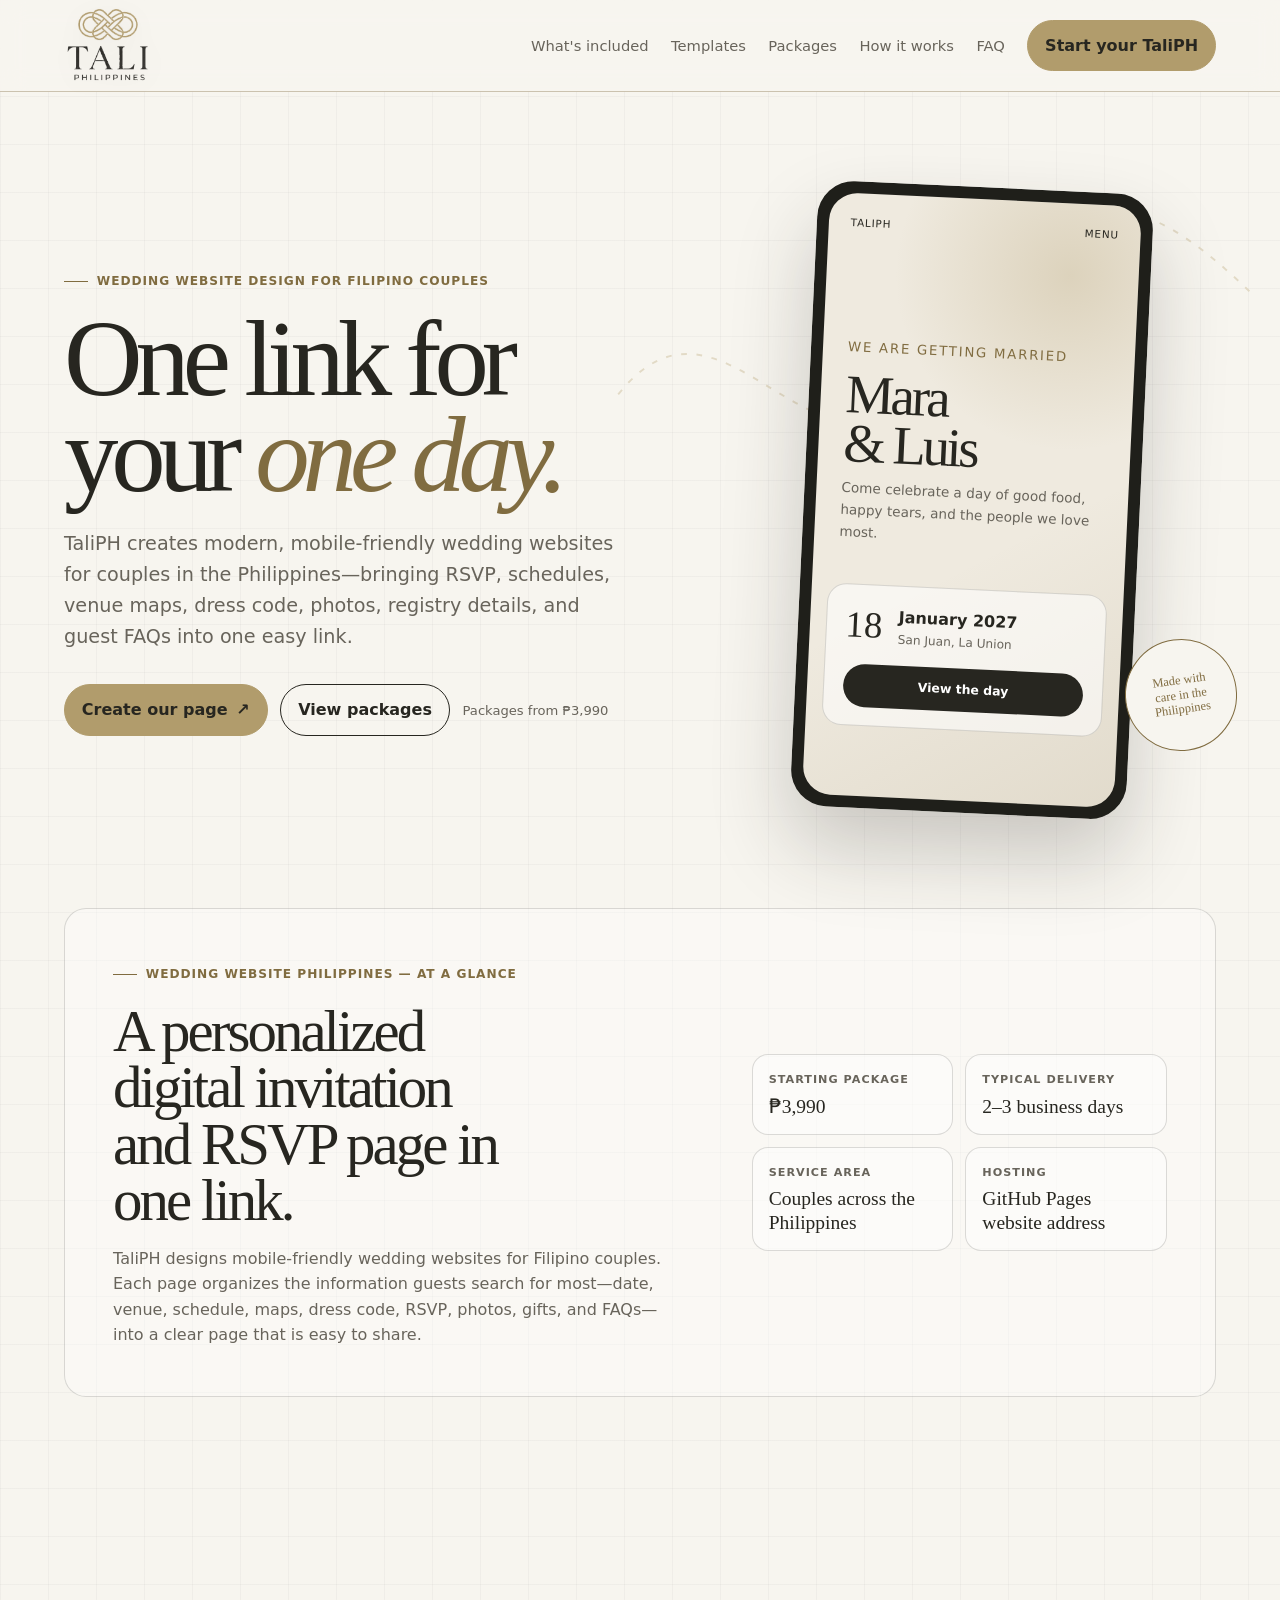
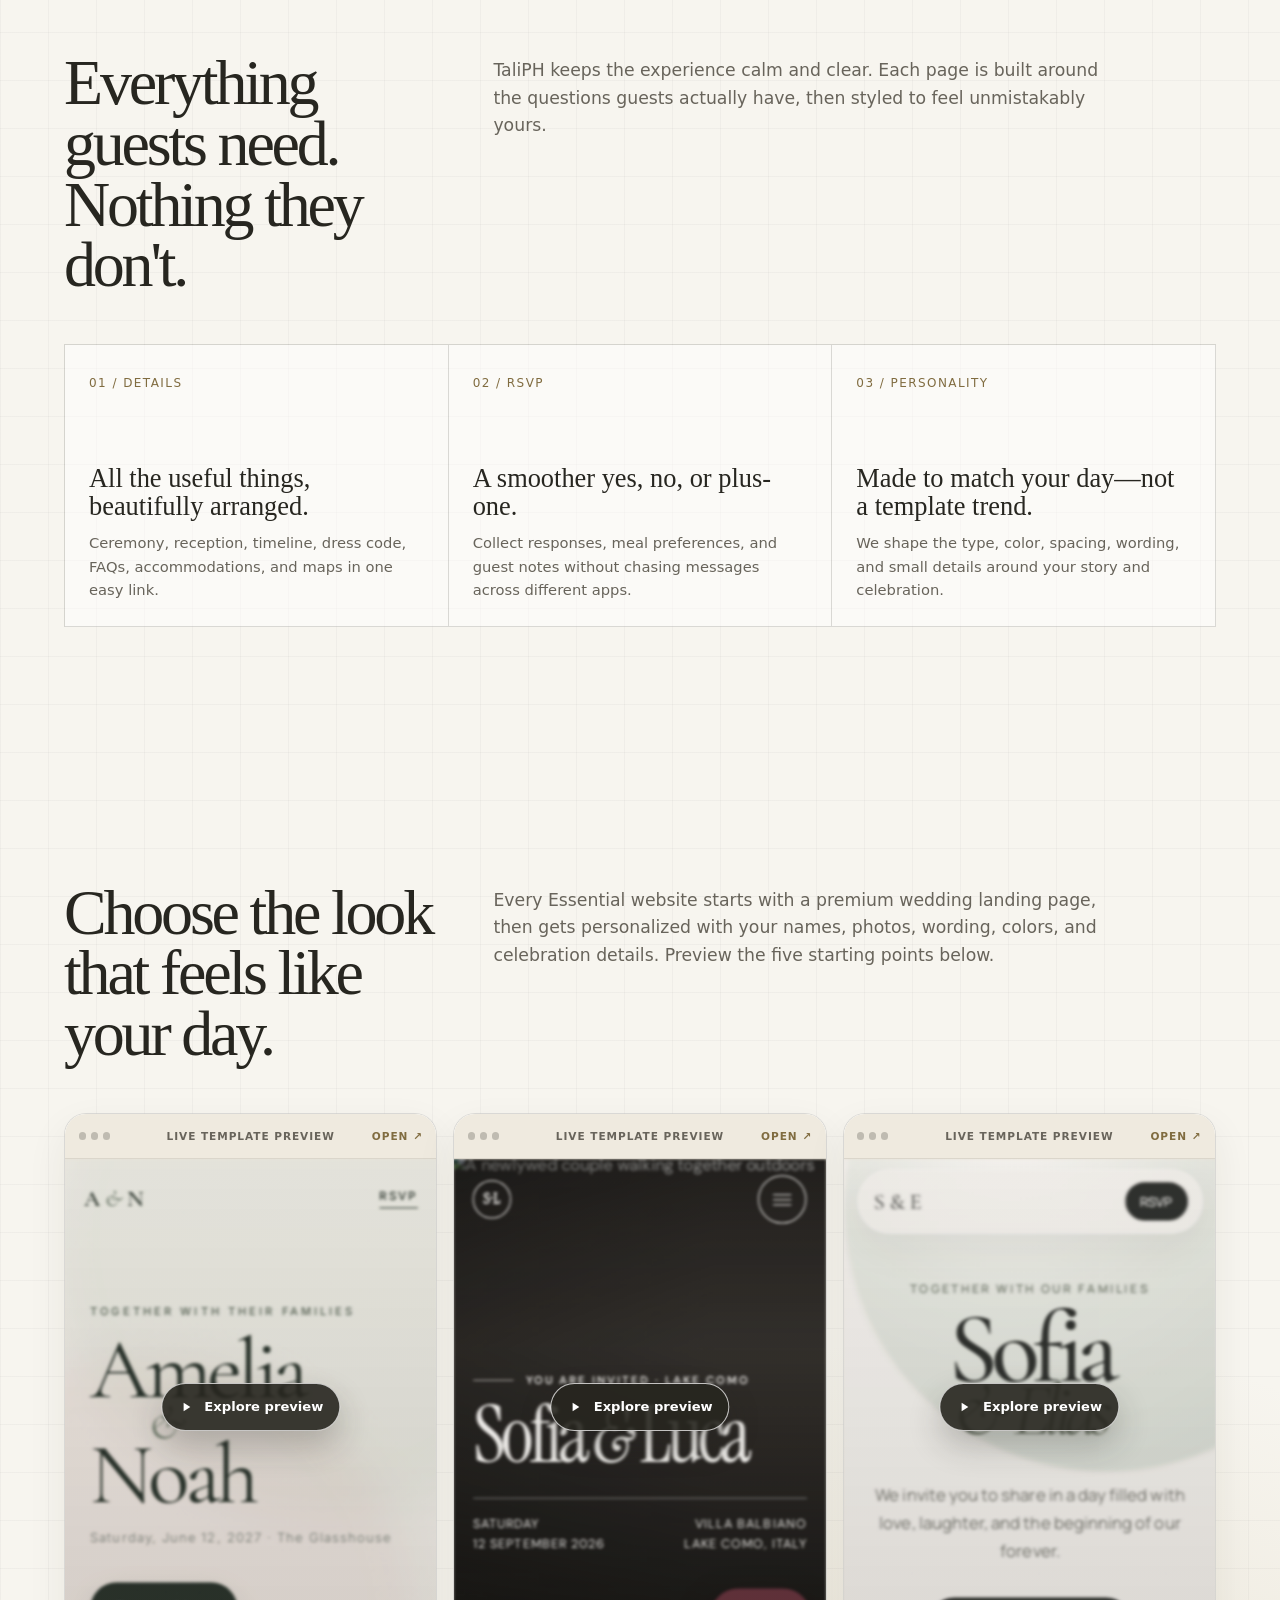
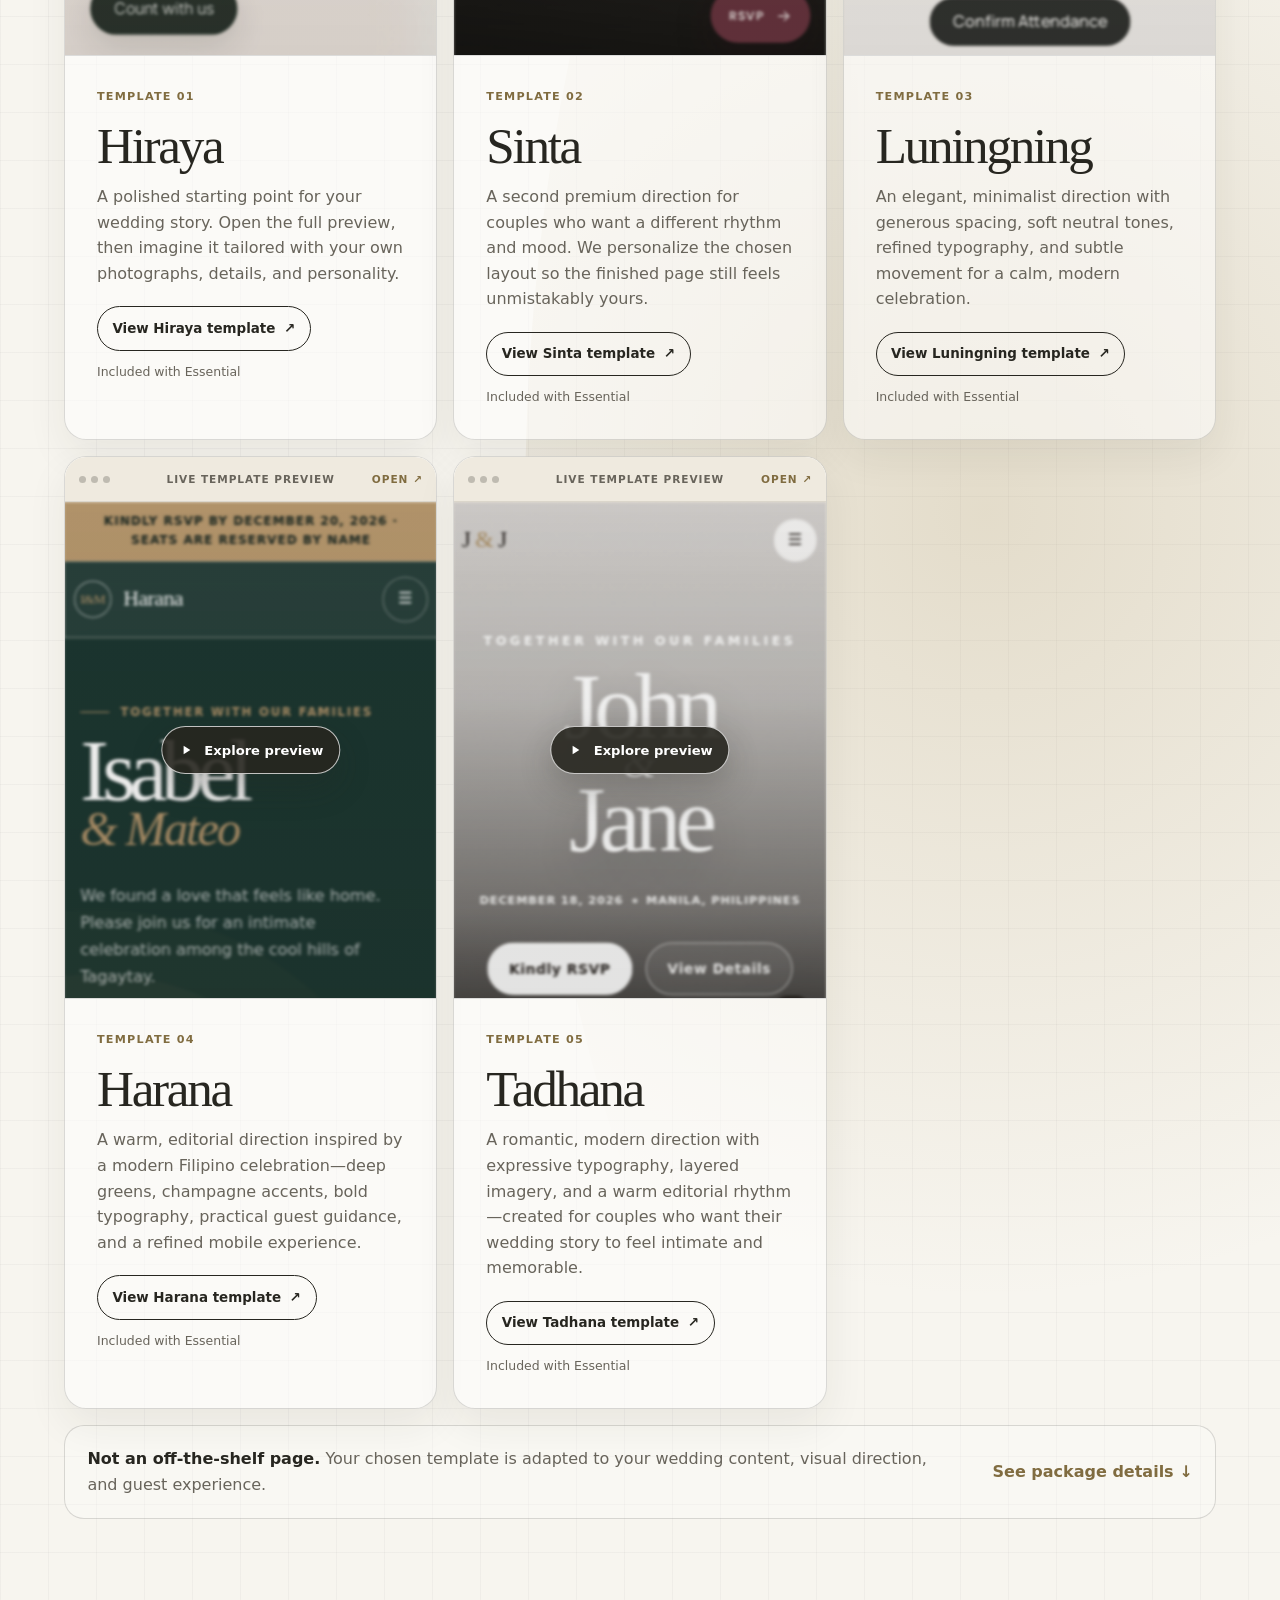
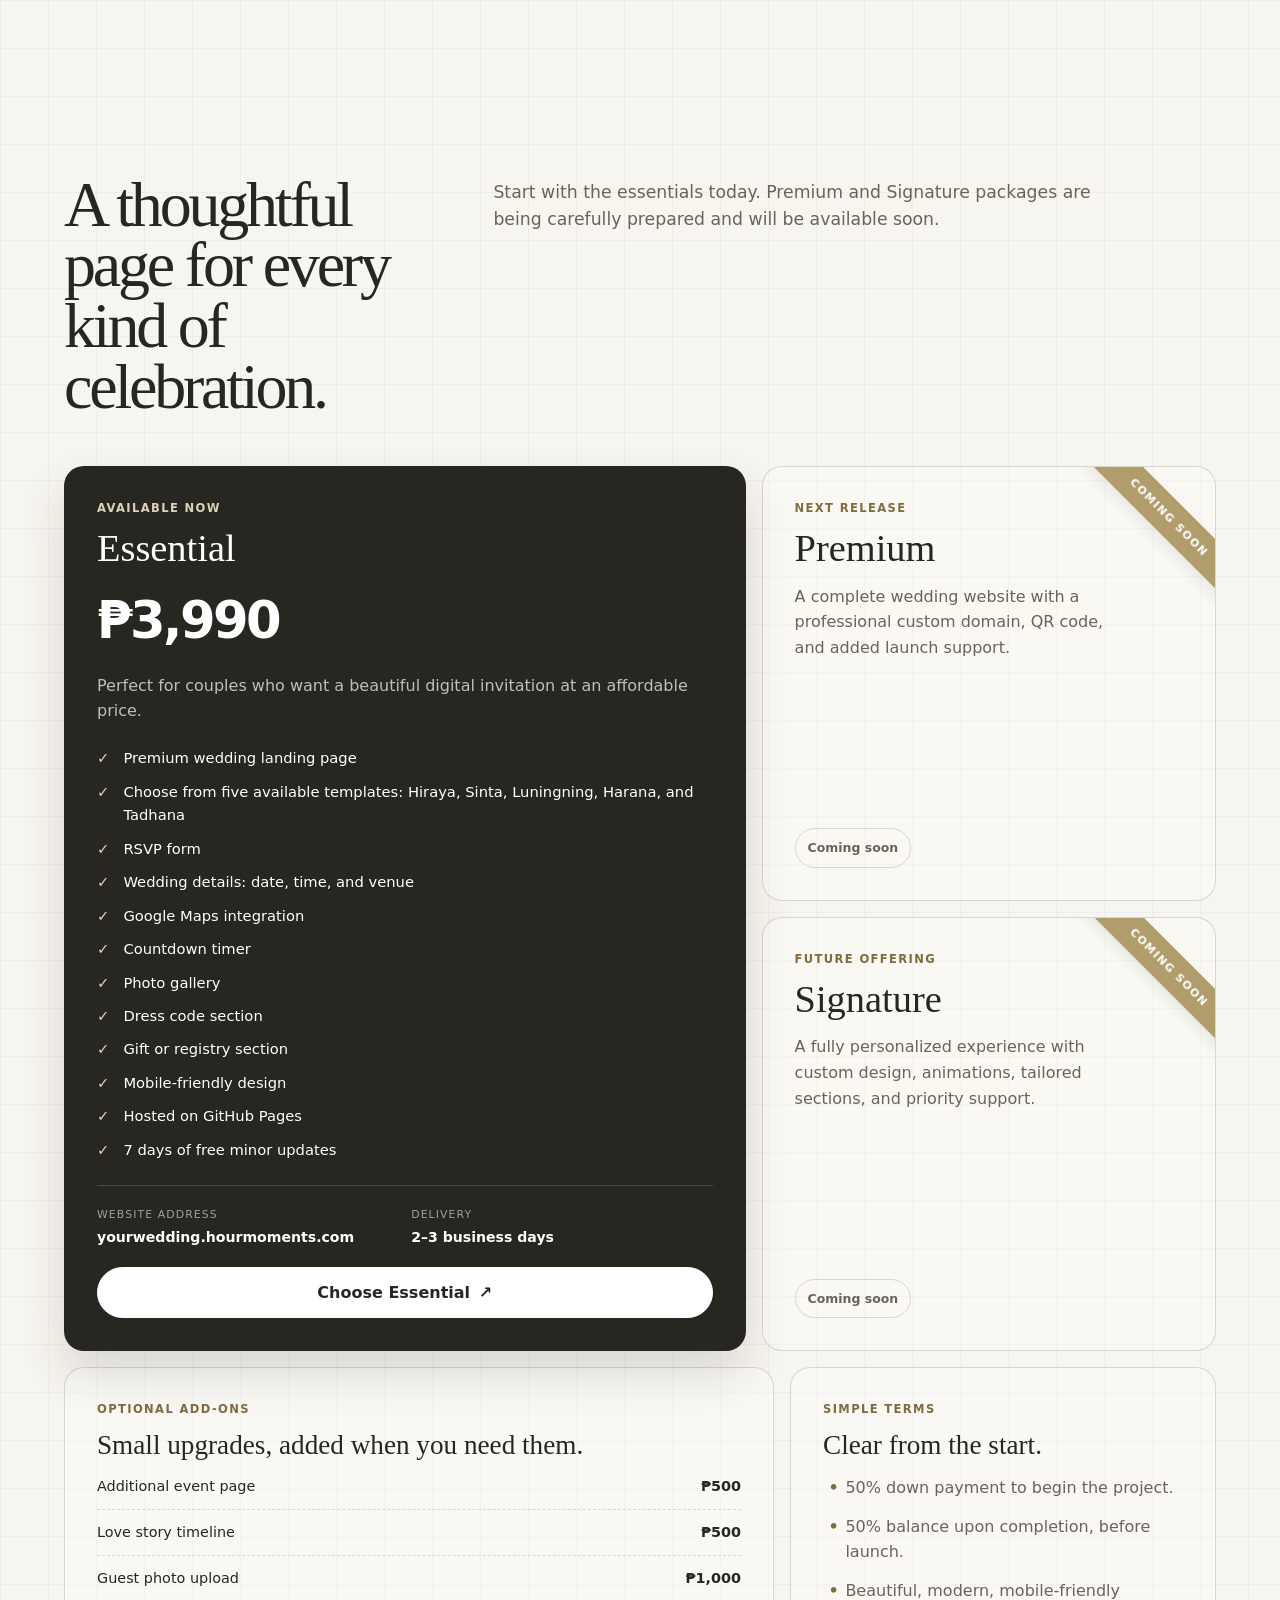
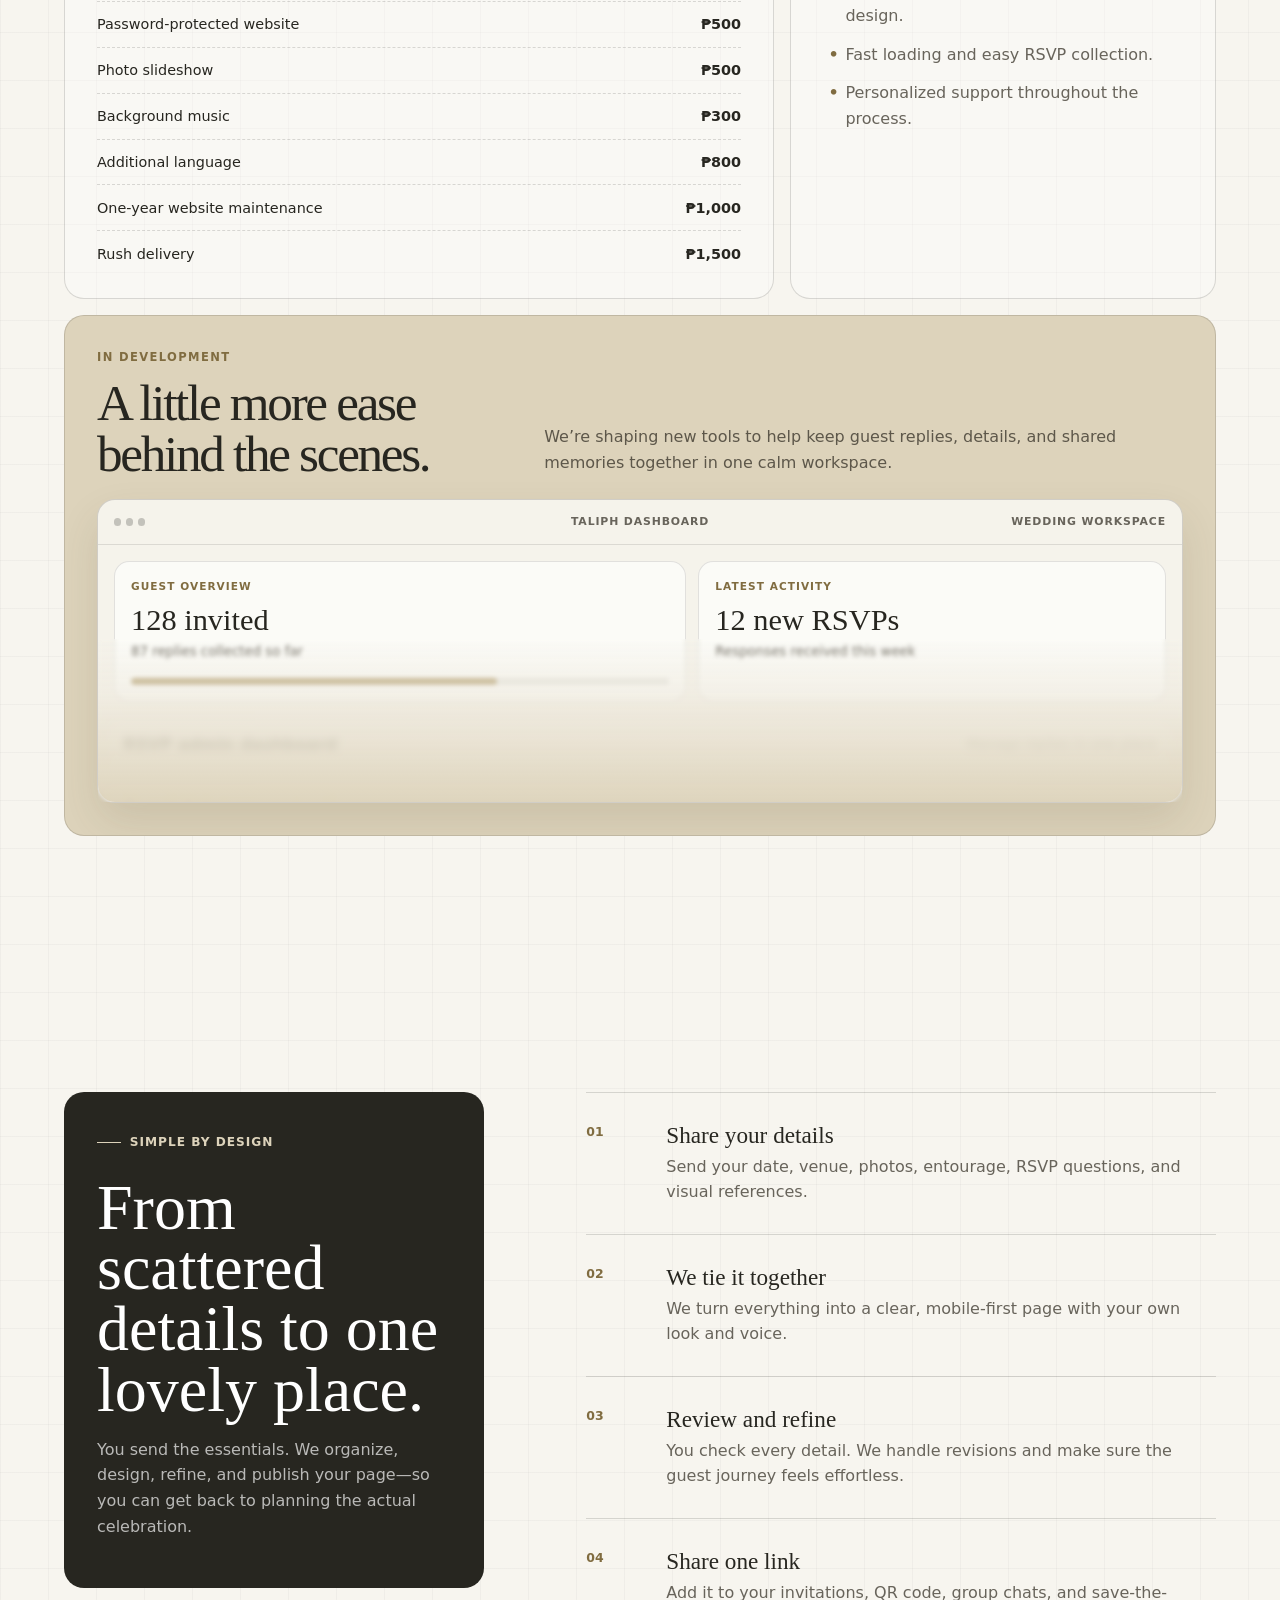
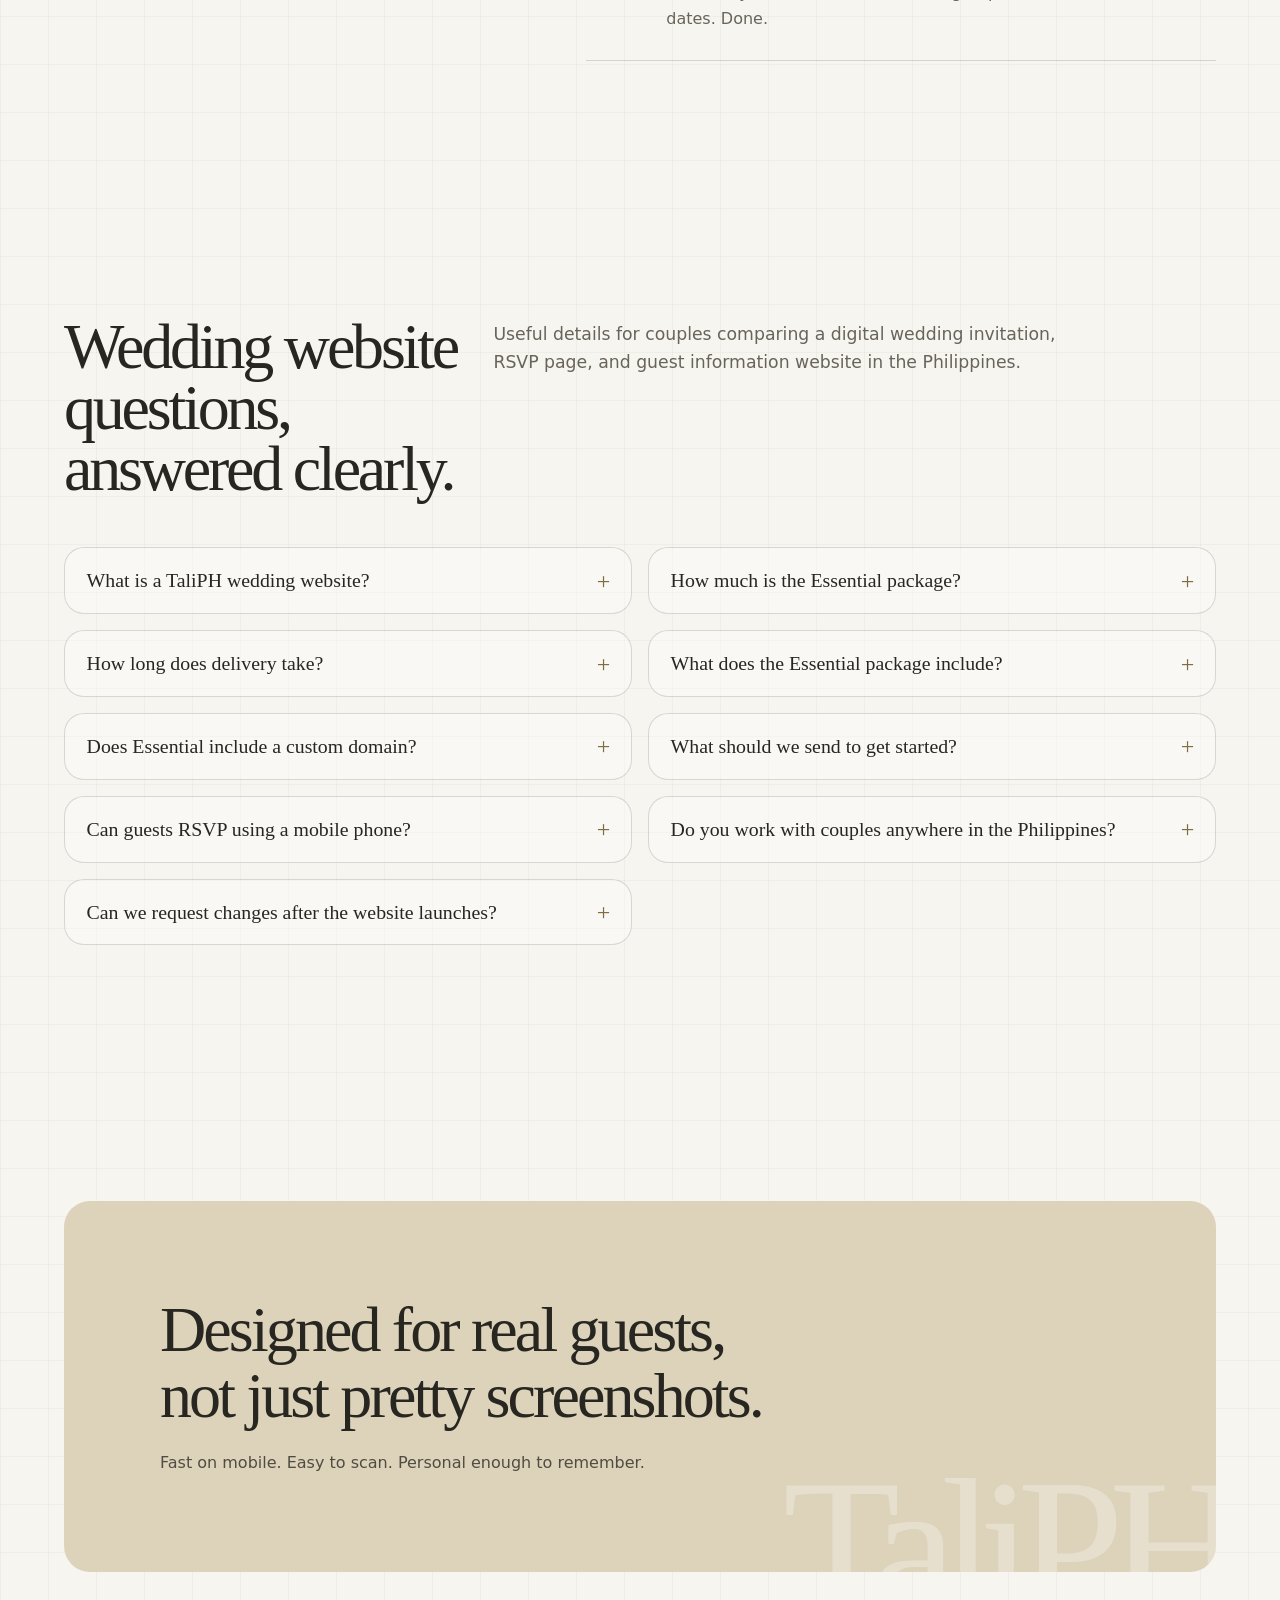
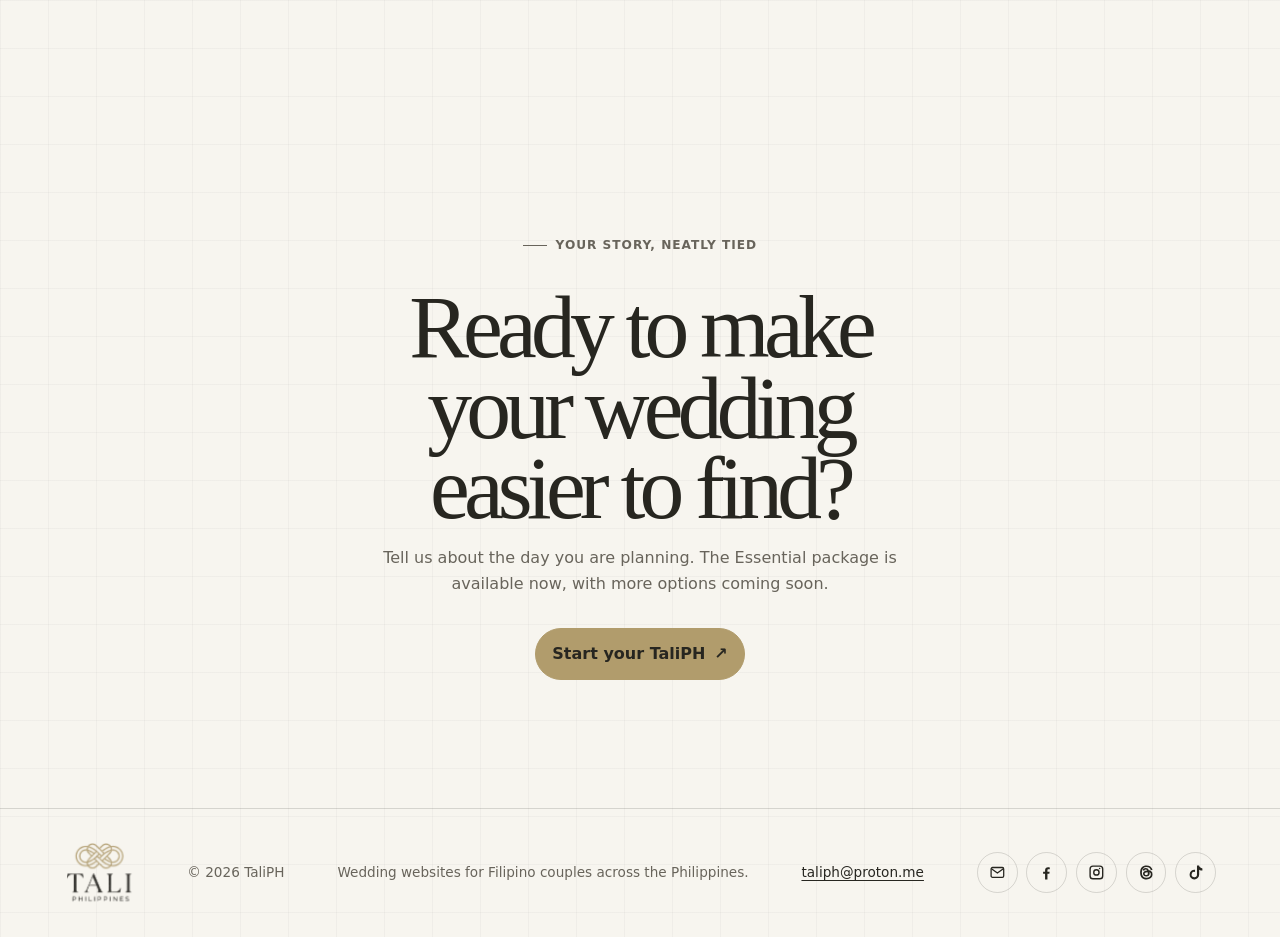
<file: index.html>
<!doctype html>
<html lang="en-PH" prefix="og: https://ogp.me/ns#">
<head>
  <meta charset="utf-8">
  <meta name="viewport" content="width=device-width, initial-scale=1, viewport-fit=cover">
  <meta name="theme-color" content="#B19C6C">
  <meta name="color-scheme" content="light">
  <meta name="description" content="TaliPH creates personalized wedding websites in the Philippines with online RSVP, venue maps, schedules, galleries, dress codes, and guest information.">
  <meta name="robots" content="index, follow, max-image-preview:large, max-snippet:-1, max-video-preview:-1">
  <meta name="googlebot" content="index, follow, max-image-preview:large, max-snippet:-1, max-video-preview:-1">
  <meta name="bingbot" content="index, follow, max-image-preview:large, max-snippet:-1, max-video-preview:-1">
  <link rel="canonical" href="https://bytali.github.io/">
  <link rel="alternate" hreflang="en-PH" href="https://bytali.github.io/">
  <link rel="alternate" hreflang="x-default" href="https://bytali.github.io/">
  <link rel="sitemap" type="application/xml" href="https://bytali.github.io/sitemap.xml">
  <link rel="icon" type="image/png" sizes="512x512" href="assets/taliph-mark.png">
  <link rel="apple-touch-icon" href="assets/taliph-mark.png">
  <link rel="preload" as="image" href="assets/taliph-logo.webp" type="image/webp">
  <link rel="image_src" href="https://bytali.github.io/assets/taliph-wedding-websites-og-v1.jpg">

  <meta property="og:type" content="website">
  <meta property="og:locale" content="en_PH">
  <meta property="og:site_name" content="TaliPH">
  <meta property="og:url" content="https://bytali.github.io/">
  <meta property="og:title" content="Wedding Websites for Filipino Couples | TaliPH">
  <meta property="og:description" content="Create a beautiful, mobile-friendly wedding website with online RSVP, venue maps, schedules, photos, registry details, and guest FAQs—all in one link.">
  <meta property="og:image" content="https://bytali.github.io/assets/taliph-wedding-websites-og-v1.jpg">
  <meta property="og:image:secure_url" content="https://bytali.github.io/assets/taliph-wedding-websites-og-v1.jpg">
  <meta property="og:image:type" content="image/jpeg">
  <meta property="og:image:width" content="1200">
  <meta property="og:image:height" content="630">
  <meta property="og:image:alt" content="TaliPH wedding website service preview featuring an elegant wedding page for Filipino couples.">

  <meta name="twitter:card" content="summary_large_image">
  <meta name="twitter:url" content="https://bytali.github.io/">
  <meta name="twitter:title" content="Wedding Websites for Filipino Couples | TaliPH">
  <meta name="twitter:description" content="Create a beautiful wedding website with online RSVP, venue maps, schedules, photos, registry details, and guest FAQs—all in one link.">
  <meta name="twitter:image" content="https://bytali.github.io/assets/taliph-wedding-websites-og-v1.jpg">
  <meta name="twitter:image:alt" content="TaliPH wedding website service preview featuring an elegant wedding page for Filipino couples.">

  <title>Wedding Websites Philippines | RSVP &amp; Templates | TaliPH</title>
  <script>document.documentElement.classList.add('js');</script>
  <script type="application/ld+json">
{
  "@context": "https://schema.org",
  "@graph": [
    {
      "@type": "Organization",
      "@id": "https://bytali.github.io/#organization",
      "name": "TaliPH",
      "url": "https://bytali.github.io/",
      "logo": {
        "@id": "https://bytali.github.io/#logo"
      },
      "image": {
        "@id": "https://bytali.github.io/#primaryimage"
      },
      "description": "TaliPH creates personalized, mobile-friendly wedding websites for Filipino couples.",
      "email": "taliph@proton.me",
      "contactPoint": {
        "@type": "ContactPoint",
        "contactType": "sales",
        "email": "taliph@proton.me",
        "areaServed": "PH",
        "availableLanguage": [
          "English",
          "Filipino"
        ]
      },
      "areaServed": {
        "@type": "Country",
        "name": "Philippines"
      },
      "sameAs": [
        "https://www.facebook.com/TaliFacebook",
        "https://www.instagram.com/taliphilippines/",
        "https://www.threads.com/@taliphilippines",
        "https://www.tiktok.com/@taliphilippines"
      ],
      "knowsAbout": [
        "Wedding website design",
        "Digital wedding invitations",
        "Online wedding RSVP",
        "Wedding guest information",
        "Mobile-friendly wedding websites"
      ],
      "alternateName": "Tali Philippines"
    },
    {
      "@type": "ImageObject",
      "@id": "https://bytali.github.io/#logo",
      "url": "https://bytali.github.io/assets/taliph-mark.png",
      "contentUrl": "https://bytali.github.io/assets/taliph-mark.png",
      "width": 512,
      "height": 512,
      "caption": "TaliPH logo mark"
    },
    {
      "@type": "ImageObject",
      "@id": "https://bytali.github.io/#primaryimage",
      "url": "https://bytali.github.io/assets/taliph-wedding-websites-og-v1.jpg",
      "contentUrl": "https://bytali.github.io/assets/taliph-wedding-websites-og-v1.jpg",
      "width": 1200,
      "height": 630,
      "caption": "TaliPH wedding websites for Filipino couples",
      "representativeOfPage": true
    },
    {
      "@type": "WebSite",
      "@id": "https://bytali.github.io/#website",
      "url": "https://bytali.github.io/",
      "name": "TaliPH",
      "description": "Wedding websites for Filipino couples in the Philippines.",
      "inLanguage": "en-PH",
      "publisher": {
        "@id": "https://bytali.github.io/#organization"
      },
      "alternateName": "Tali Philippines",
      "image": {
        "@id": "https://bytali.github.io/#primaryimage"
      }
    },
    {
      "@type": "WebPage",
      "@id": "https://bytali.github.io/#webpage",
      "url": "https://bytali.github.io/",
      "name": "Wedding Websites Philippines | TaliPH",
      "description": "Personalized wedding website design for Filipino couples, including online RSVP, schedules, venue maps, dress codes, galleries, registry details, and guest information.",
      "dateModified": "2026-08-07",
      "isPartOf": {
        "@id": "https://bytali.github.io/#website"
      },
      "about": {
        "@id": "https://bytali.github.io/#wedding-website-service"
      },
      "mainEntity": {
        "@id": "https://bytali.github.io/#wedding-website-service"
      },
      "inLanguage": "en-PH",
      "primaryImageOfPage": {
        "@id": "https://bytali.github.io/#primaryimage"
      },
      "image": {
        "@id": "https://bytali.github.io/#primaryimage"
      }
    },
    {
      "@type": "Service",
      "@id": "https://bytali.github.io/#wedding-website-service",
      "name": "Wedding website design for Filipino couples",
      "serviceType": "Wedding website design, digital invitation, and online RSVP setup",
      "url": "https://bytali.github.io/#packages",
      "description": "A personalized, mobile-friendly wedding website with online RSVP, wedding details, Google Maps, countdown, gallery, dress code, gift or registry information, and guest FAQs.",
      "provider": {
        "@id": "https://bytali.github.io/#organization"
      },
      "areaServed": {
        "@type": "Country",
        "name": "Philippines"
      },
      "audience": {
        "@type": "Audience",
        "audienceType": "Filipino couples planning a wedding"
      },
      "offers": {
        "@id": "https://bytali.github.io/#essential-offer"
      },
      "image": {
        "@id": "https://bytali.github.io/#primaryimage"
      }
    },
    {
      "@type": "Offer",
      "@id": "https://bytali.github.io/#essential-offer",
      "name": "Essential Wedding Website Package",
      "url": "https://bytali.github.io/#packages",
      "price": "3990",
      "priceCurrency": "PHP",
      "availability": "https://schema.org/InStock",
      "eligibleRegion": {
        "@type": "Country",
        "name": "Philippines"
      },
      "itemOffered": {
        "@id": "https://bytali.github.io/#wedding-website-service"
      }
    },
    {
      "@type": "ItemList",
      "@id": "https://bytali.github.io/#templates-list",
      "name": "TaliPH wedding website templates",
      "numberOfItems": 5,
      "itemListElement": [
        {
          "@type": "ListItem",
          "position": 1,
          "name": "Hiraya",
          "url": "https://bytali.github.io/temp/1/"
        },
        {
          "@type": "ListItem",
          "position": 2,
          "name": "Sinta",
          "url": "https://bytali.github.io/temp/2/"
        },
        {
          "@type": "ListItem",
          "position": 3,
          "name": "Luningning",
          "url": "https://bytali.github.io/temp/3/"
        },
        {
          "@type": "ListItem",
          "position": 4,
          "name": "Harana",
          "url": "https://bytali.github.io/temp/4/"
        },
        {
          "@type": "ListItem",
          "position": 5,
          "name": "Tadhana",
          "url": "https://bytali.github.io/temp/5/"
        }
      ]
    },
    {
      "@type": "FAQPage",
      "@id": "https://bytali.github.io/#faq-schema",
      "mainEntity": [
        {
          "@type": "Question",
          "name": "What is a TaliPH wedding website?",
          "acceptedAnswer": {
            "@type": "Answer",
            "text": "A TaliPH wedding website is a personalized, mobile-friendly digital invitation that brings wedding details, an RSVP form, schedule, venue maps, dress code, photos, registry information, and guest guidance into one shareable link."
          }
        },
        {
          "@type": "Question",
          "name": "How much is the Essential wedding website package?",
          "acceptedAnswer": {
            "@type": "Answer",
            "text": "The Essential package costs ₱3,990. Payment is 50% to begin the project and 50% upon completion before launch."
          }
        },
        {
          "@type": "Question",
          "name": "How long does delivery take?",
          "acceptedAnswer": {
            "@type": "Answer",
            "text": "The Essential package is normally delivered within 2 to 3 business days after the required wedding details and materials are provided."
          }
        },
        {
          "@type": "Question",
          "name": "What is included in the Essential package?",
          "acceptedAnswer": {
            "@type": "Answer",
            "text": "The Essential package includes a premium wedding landing page, a choice of five available templates, RSVP form, date, time and venue details, Google Maps, countdown timer, photo gallery, dress code, gift or registry information, mobile-friendly design, GitHub Pages hosting, and 7 days of free minor updates."
          }
        },
        {
          "@type": "Question",
          "name": "Does the Essential package include a custom domain?",
          "acceptedAnswer": {
            "@type": "Answer",
            "text": "The Essential package uses a GitHub Pages website address. Custom domain connection is planned as part of the Premium package."
          }
        },
        {
          "@type": "Question",
          "name": "What do we need to send before the website can be built?",
          "acceptedAnswer": {
            "@type": "Answer",
            "text": "Couples should send their wedding date, venue details, photos, entourage information, RSVP questions, preferred wording, and visual references."
          }
        },
        {
          "@type": "Question",
          "name": "Can guests RSVP using a mobile phone?",
          "acceptedAnswer": {
            "@type": "Answer",
            "text": "Yes. TaliPH wedding websites are mobile-friendly, and the RSVP form can collect attendance, plus-one details, meal preferences, and guest notes based on the couple's setup."
          }
        },
        {
          "@type": "Question",
          "name": "Does TaliPH work with couples anywhere in the Philippines?",
          "acceptedAnswer": {
            "@type": "Answer",
            "text": "Yes. TaliPH works online with couples across the Philippines and can include Google Maps links for venues in any city or province."
          }
        },
        {
          "@type": "Question",
          "name": "Can we request changes after the website launches?",
          "acceptedAnswer": {
            "@type": "Answer",
            "text": "Yes. The Essential package includes 7 days of free minor updates after launch. Longer maintenance is also available as an optional add-on."
          }
        }
      ]
    }
  ]
}
  </script>
  <style>
    :root {
      --primary: #B19C6C;
      --primary-dark: #806C40;
      --primary-soft: #DDD3BB;
      --primary-pale: #EEE9DD;
      --paper: #F7F5EF;
      --paper-deep: #EFEADF;
      --ink: #272620;
      --muted: #68645B;
      --line: rgba(39, 38, 32, .16);
      --accent: var(--primary);
      --accent-dark: var(--primary-dark);
      --accent-soft: var(--primary-soft);
      --card: rgba(255, 255, 255, .56);
      --radius: 1.25rem;
      --max: 72rem;
      --header-height: 5.7rem;
    }

    * { box-sizing: border-box; }
    html { scroll-behavior: smooth; max-width: 100%; overflow-x: hidden; }
    body {
      margin: 0;
      color: var(--ink);
      background:
        linear-gradient(rgba(39,38,32,.035) 1px, transparent 1px),
        linear-gradient(90deg, rgba(39,38,32,.035) 1px, transparent 1px),
        var(--paper);
      background-size: 3rem 3rem;
      font: 400 1rem/1.6 ui-sans-serif, system-ui, -apple-system, BlinkMacSystemFont, "Segoe UI", sans-serif;
      text-rendering: optimizeLegibility;
      width: 100%;
      max-width: 100%;
      overflow-x: hidden;
    }

    a { color: inherit; }
    button, a { -webkit-tap-highlight-color: transparent; }
    .wrap { width: min(calc(100% - 2rem), var(--max)); min-width: 0; margin-inline: auto; }
    .serif { font-family: Georgia, "Times New Roman", serif; font-weight: 400; }

    .skip {
      position: fixed;
      left: 1rem;
      top: -5rem;
      z-index: 10;
      padding: .7rem 1rem;
      background: var(--ink);
      color: white;
      border-radius: 999px;
      text-decoration: none;
    }
    .skip:focus { top: 1rem; }

    header {
      position: sticky;
      top: 0;
      z-index: 5;
      backdrop-filter: blur(12px);
      background: color-mix(in srgb, var(--paper) 88%, transparent);
      border-bottom: 1px solid color-mix(in srgb, var(--accent) 32%, var(--line));
    }

    nav {
      min-height: var(--header-height);
      display: flex;
      align-items: center;
      justify-content: space-between;
      gap: 1rem;
    }

    .brand {
      display: inline-flex;
      align-items: center;
      flex: 0 0 auto;
      text-decoration: none;
    }

    .brand picture { display: block; line-height: 0; }
    .brand-logo {
      display: block;
      width: clamp(4.75rem, 7vw, 5.45rem);
      height: auto;
      filter: drop-shadow(0 .35rem .7rem rgba(39,38,32,.08));
      mix-blend-mode: multiply;
    }

    .navlinks { display: flex; align-items: center; gap: 1.4rem; }
    .navlinks > a:not(.button) { color: var(--muted); text-decoration: none; font-size: .92rem; }
    .navlinks > a:hover { color: var(--ink); }

    .mobile-nav { display: none; }

    main section[id] { scroll-margin-top: calc(var(--header-height) + 1rem); }

    .button {
      display: inline-flex;
      align-items: center;
      justify-content: center;
      gap: .55rem;
      min-height: 2.9rem;
      padding: .75rem 1.05rem;
      border: 1px solid var(--accent);
      border-radius: 999px;
      background: var(--accent);
      color: var(--ink);
      font-weight: 700;
      text-decoration: none;
      transition: transform .2s ease, box-shadow .2s ease, background .2s ease, color .2s ease, border-color .2s ease;
    }
    .button:hover {
      transform: translateY(-2px);
      border-color: var(--accent-dark);
      background: var(--accent-dark);
      color: #fff;
      box-shadow: 0 .7rem 1.4rem rgba(39,38,32,.14);
    }
    .button.secondary { border-color: var(--ink); background: transparent; color: var(--ink); }
    .button.secondary:hover { border-color: var(--ink); background: var(--ink); color: #fff; }

    main { overflow: hidden; }
    .hero {
      position: relative;
      display: grid;
      grid-template-columns: 1.08fr .92fr;
      align-items: center;
      gap: clamp(2rem, 7vw, 7rem);
      min-height: calc(100svh - var(--header-height));
      padding-block: clamp(4.5rem, 10vw, 8rem);
    }

    .eyebrow {
      display: inline-flex;
      align-items: center;
      gap: .55rem;
      margin: 0 0 1.2rem;
      color: var(--accent-dark);
      font-weight: 750;
      letter-spacing: .08em;
      text-transform: uppercase;
      font-size: .76rem;
    }
    .eyebrow::before { content: ""; width: 1.5rem; border-top: 1px solid currentColor; }

    h1 {
      max-width: 10ch;
      margin: 0;
      font-size: clamp(3.7rem, 8.5vw, 7.7rem);
      line-height: .88;
      letter-spacing: -.065em;
    }
    h1 em { color: var(--accent-dark); font-weight: inherit; }

    .lead {
      max-width: 35rem;
      margin: 1.7rem 0 2rem;
      color: var(--muted);
      font-size: clamp(1.05rem, 1.5vw, 1.22rem);
    }

    .actions { display: flex; flex-wrap: wrap; gap: .8rem; align-items: center; }
    .note { color: var(--muted); font-size: .82rem; }

    .preview-wrap { position: relative; min-height: 35rem; }
    .thread {
      position: absolute;
      inset: -5rem -12rem auto -8rem;
      width: 42rem;
      max-width: none;
      pointer-events: none;
      opacity: .78;
    }
    .thread path {
      fill: none;
      stroke: var(--accent-soft);
      stroke-width: 2;
      stroke-dasharray: 6 10;
      animation: drift 18s linear infinite;
    }

    .phone {
      position: absolute;
      top: 50%;
      left: 50%;
      width: min(100%, 21rem);
      min-height: 39rem;
      padding: .7rem;
      border: 1px solid rgba(39,38,32,.22);
      border-radius: 2.3rem;
      background: #1F1F1A;
      box-shadow: 0 2.5rem 5rem rgba(39,38,32,.22);
      transform: translate(-50%, -50%) rotate(2.7deg);
      animation: float 6s ease-in-out infinite;
    }

    .screen {
      position: relative;
      min-height: 37.6rem;
      overflow: hidden;
      border-radius: 1.75rem;
      background: var(--paper-deep);
      color: var(--ink);
    }

    .screen::before {
      content: "";
      position: absolute;
      inset: 0;
      background:
        radial-gradient(circle at 78% 12%, rgba(177,156,108,.30), transparent 30%),
        linear-gradient(150deg, transparent 58%, rgba(128,108,64,.12));
    }

    .sample-top { position: relative; padding: 1.3rem 1.35rem 0; display: flex; justify-content: space-between; font-size: .65rem; letter-spacing: .08em; text-transform: uppercase; }
    .sample-copy { position: relative; padding: 6.4rem 1.55rem 1.5rem; }
    .sample-copy small { color: var(--accent-dark); letter-spacing: .13em; text-transform: uppercase; }
    .sample-copy h2 { margin: .7rem 0 .6rem; font-size: 3.4rem; line-height: .9; letter-spacing: -.06em; }
    .sample-copy p { max-width: 18rem; margin: 0; color: var(--muted); font-size: .85rem; }

    .date-card {
      position: relative;
      margin: 1rem;
      padding: 1.15rem;
      display: grid;
      grid-template-columns: auto 1fr;
      gap: 1rem;
      align-items: center;
      border: 1px solid var(--line);
      border-radius: 1.2rem;
      background: rgba(255,255,255,.56);
    }
    .date-card strong { font: 400 2.3rem/1 Georgia, serif; }
    .date-card span { display: block; color: var(--muted); font-size: .76rem; }
    .mini-button { grid-column: 1 / -1; padding: .72rem; border-radius: 999px; background: var(--ink); color: white; text-align: center; font-size: .78rem; font-weight: 700; }

    .seal {
      position: absolute;
      right: -1.3rem;
      bottom: 1.8rem;
      width: 7rem;
      aspect-ratio: 1;
      display: grid;
      place-items: center;
      border: 1px solid var(--accent-dark);
      border-radius: 50%;
      background: var(--paper);
      color: var(--accent-dark);
      text-align: center;
      font: 400 .78rem/1.15 Georgia, serif;
      transform: rotate(-8deg);
    }

    section { padding-block: clamp(5rem, 10vw, 9rem); }
    .section-head { display: grid; grid-template-columns: .55fr 1fr; gap: 2rem; margin-bottom: 3rem; }
    .section-head h2 { max-width: 13ch; margin: 0; font-size: clamp(2.4rem, 5vw, 4.7rem); line-height: .95; letter-spacing: -.05em; }
    .section-head p { max-width: 38rem; margin: .25rem 0 0; color: var(--muted); font-size: 1.08rem; }

    .features {
      display: grid;
      grid-template-columns: repeat(3, minmax(0, 1fr));
      width: 100%;
      min-width: 0;
      border-top: 1px solid var(--line);
      border-left: 1px solid var(--line);
    }
    .feature {
      min-width: 0;
      min-height: 17rem;
      padding: 1.5rem;
      border-right: 1px solid var(--line);
      border-bottom: 1px solid var(--line);
      background: color-mix(in srgb, var(--card) 80%, transparent);
    }
    .feature-num { color: var(--accent-dark); font-size: .75rem; letter-spacing: .12em; }
    .feature h3 { margin: 4.4rem 0 .65rem; font: 400 1.65rem/1.05 Georgia, serif; }
    .feature p { margin: 0; color: var(--muted); font-size: .92rem; overflow-wrap: anywhere; }

    .templates-section {
      position: relative;
    }

    .templates-section::before {
      content: "";
      position: absolute;
      z-index: -1;
      inset: 12% -18vw 3% 40%;
      border-radius: 50%;
      background: radial-gradient(circle, rgba(177,156,108,.28), transparent 68%);
      pointer-events: none;
    }

    .template-grid {
      display: grid;
      grid-template-columns: repeat(3, minmax(0, 1fr));
      gap: 1rem;
      min-width: 0;
    }

    .template-card {
      min-width: 0;
      overflow: hidden;
      border: 1px solid var(--line);
      border-radius: calc(var(--radius) * 1.1);
      background: color-mix(in srgb, var(--card) 92%, transparent);
      box-shadow: 0 1rem 2.5rem rgba(39,38,32,.07);
      transition: transform .25s ease, box-shadow .25s ease;
    }

    .template-card:hover {
      transform: translateY(-4px);
      box-shadow: 0 1.4rem 3rem rgba(39,38,32,.11);
    }

    .template-browser {
      min-width: 0;
      overflow: hidden;
      border-bottom: 1px solid var(--line);
      background: #fff;
    }

    .template-toolbar {
      min-height: 2.8rem;
      display: grid;
      grid-template-columns: 1fr auto 1fr;
      align-items: center;
      gap: .75rem;
      padding: .65rem .85rem;
      border-bottom: 1px solid rgba(39,38,32,.1);
      background: var(--paper-deep);
      color: var(--muted);
      font-size: .66rem;
      font-weight: 800;
      letter-spacing: .09em;
      text-transform: uppercase;
    }

    .template-toolbar > span:nth-child(2) { text-align: center; }
    .template-toolbar a { justify-self: end; color: var(--accent-dark); text-decoration: none; }
    .template-toolbar a:hover { text-decoration: underline; text-underline-offset: .2rem; }

    .template-preview-shell {
      position: relative;
      overflow: hidden;
      background: var(--paper-deep);
    }

    .template-frame {
      display: block;
      width: 100%;
      height: clamp(23rem, 42vw, 31rem);
      border: 0;
      background: var(--paper-deep);
      pointer-events: none;
      filter: blur(1.6px) saturate(.82);
      transform: scale(1.008);
      transform-origin: center top;
      transition: filter .3s ease, transform .3s ease;
    }

    .template-preview-shell::after {
      content: "";
      position: absolute;
      inset: 0;
      pointer-events: none;
      background: linear-gradient(180deg, rgba(39,38,32,.03), rgba(39,38,32,.13));
      transition: opacity .3s ease;
    }

    .template-activate {
      position: absolute;
      z-index: 2;
      inset: 50% auto auto 50%;
      display: inline-flex;
      align-items: center;
      gap: .65rem;
      min-height: 3rem;
      padding: .75rem 1rem;
      border: 1px solid rgba(255,255,255,.72);
      border-radius: 999px;
      background: rgba(39,38,32,.90);
      color: #fff;
      font: inherit;
      font-size: .82rem;
      font-weight: 800;
      cursor: pointer;
      box-shadow: 0 .9rem 2rem rgba(39,38,32,.24);
      transform: translate(-50%, -50%);
      transition: transform .2s ease, background .2s ease, opacity .2s ease;
    }

    .template-activate:hover { background: var(--accent); transform: translate(-50%, calc(-50% - 2px)); }
    .template-activate:focus-visible { outline: 3px solid var(--accent-soft); outline-offset: 3px; }
    .template-activate svg { width: 1rem; height: 1rem; fill: currentColor; }

    .template-preview-shell.is-active .template-frame {
      pointer-events: auto;
      filter: none;
      transform: none;
    }

    .template-preview-shell.is-active::after { opacity: 0; }
    .template-preview-shell.is-active .template-activate { opacity: 0; pointer-events: none; }

    .template-copy { padding: clamp(1.35rem, 3vw, 2rem); }

    .template-meta {
      display: flex;
      align-items: center;
      justify-content: space-between;
      gap: .75rem;
      margin-bottom: 1rem;
    }

    .template-index {
      color: var(--accent-dark);
      font-size: .7rem;
      font-weight: 850;
      letter-spacing: .11em;
      text-transform: uppercase;
    }

    .template-copy h3 {
      margin: 0;
      font: 400 clamp(2.1rem, 4vw, 3.2rem)/.95 Georgia, serif;
      letter-spacing: -.045em;
    }

    .template-copy p {
      max-width: 34rem;
      margin: .85rem 0 1.25rem;
      color: var(--muted);
    }

    .template-actions { display: flex; flex-wrap: wrap; align-items: center; gap: .7rem; }
    .template-actions .button { min-height: 2.65rem; padding: .65rem .9rem; font-size: .84rem; }
    .template-note { color: var(--muted); font-size: .78rem; }

    .template-included {
      display: flex;
      align-items: center;
      justify-content: space-between;
      gap: 1rem 2rem;
      margin-top: 1rem;
      padding: 1.25rem 1.4rem;
      border: 1px solid var(--line);
      border-radius: var(--radius);
      background: rgba(255,255,255,.28);
    }

    .template-included p { margin: 0; color: var(--muted); }
    .template-included strong { color: var(--ink); }
    .template-included a { color: var(--accent-dark); font-weight: 800; text-decoration: none; white-space: nowrap; }
    .template-included a:hover { text-decoration: underline; text-underline-offset: .2rem; }


    .answer-summary { padding-top: 0; }
    .answer-summary-card {
      display: grid;
      grid-template-columns: minmax(0, 1.15fr) minmax(0, .85fr);
      gap: clamp(2rem, 6vw, 5rem);
      align-items: center;
      padding: clamp(1.5rem, 4vw, 3rem);
      border: 1px solid var(--line);
      border-radius: calc(var(--radius) * 1.1);
      background: rgba(255,255,255,.34);
    }
    .answer-summary-card h2 {
      max-width: 14ch;
      margin: 0;
      font-size: clamp(2.2rem, 4.6vw, 4.3rem);
      line-height: .96;
      letter-spacing: -.05em;
    }
    .answer-summary-card > div > p:last-child { max-width: 42rem; margin: 1rem 0 0; color: var(--muted); }
    .answer-facts { display: grid; grid-template-columns: repeat(2, minmax(0, 1fr)); gap: .75rem; margin: 0; }
    .answer-facts div { min-width: 0; padding: 1rem; border: 1px solid var(--line); border-radius: 1rem; background: rgba(255,255,255,.42); }
    .answer-facts dt { color: var(--muted); font-size: .7rem; font-weight: 800; letter-spacing: .09em; text-transform: uppercase; }
    .answer-facts dd { margin: .35rem 0 0; font: 400 1.22rem/1.2 Georgia, serif; overflow-wrap: anywhere; }

    .packages-grid {
      display: grid;
      grid-template-columns: minmax(0, 1.2fr) minmax(0, .8fr);
      width: 100%;
      min-width: 0;
      gap: 1rem;
      align-items: stretch;
    }

    .package-card {
      position: relative;
      display: flex;
      flex-direction: column;
      min-width: 0;
      max-width: 100%;
      min-height: 0;
      padding: clamp(1.4rem, 3vw, 2rem);
      border: 1px solid var(--line);
      border-radius: var(--radius);
      background: color-mix(in srgb, var(--card) 88%, transparent);
      overflow: hidden;
    }

    .package-card.featured {
      grid-row: span 2;
      background: var(--ink);
      color: white;
      box-shadow: 0 1.4rem 3rem rgba(39,38,32,.14);
    }

    .package-card.coming-soon {
      min-height: 18rem;
      justify-content: space-between;
      padding-right: clamp(4.5rem, 7vw, 6rem);
      background: rgba(255,255,255,.28);
    }

    .package-card.coming-soon::after {
      content: "Coming soon";
      position: absolute;
      z-index: 1;
      top: 2.05rem;
      right: -3.65rem;
      width: 13rem;
      padding: .55rem 0;
      transform: rotate(45deg);
      transform-origin: center;
      background: var(--accent);
      color: white;
      text-align: center;
      white-space: nowrap;
      font-size: .68rem;
      font-weight: 800;
      letter-spacing: .13em;
      text-transform: uppercase;
      box-shadow: 0 .35rem .8rem rgba(39,38,32,.08);
    }

    .package-label {
      margin: 0 0 .75rem;
      color: var(--accent-dark);
      font-size: .72rem;
      font-weight: 800;
      letter-spacing: .12em;
      text-transform: uppercase;
    }

    .featured .package-label { color: var(--accent-soft); }
    .package-card h3 { margin: 0; font: 400 clamp(2rem, 3vw, 2.7rem)/1 Georgia, serif; }
    .package-price { margin: .8rem 0 .2rem; font-size: clamp(2.2rem, 4vw, 3.5rem); font-weight: 800; letter-spacing: -.05em; }
    .package-intro { margin: .45rem 0 1.4rem; color: var(--muted); }
    .featured .package-intro { color: rgba(255,255,255,.7); }

    .package-list {
      display: grid;
      gap: .62rem;
      margin: 0 0 1.5rem;
      padding: 0;
      list-style: none;
    }

    .package-list li { display: grid; grid-template-columns: 1rem 1fr; gap: .65rem; font-size: .92rem; }
    .package-list li::before { content: "✓"; color: var(--accent-soft); font-weight: 900; }

    .package-meta {
      display: grid;
      grid-template-columns: repeat(2, minmax(0, 1fr));
      gap: .8rem;
      margin-top: auto;
      padding-top: 1.25rem;
      border-top: 1px solid rgba(255,255,255,.16);
    }

    .package-meta div { min-width: 0; }
    .package-meta span { display: block; color: rgba(255,255,255,.56); font-size: .68rem; letter-spacing: .1em; text-transform: uppercase; }
    .package-meta strong { display: block; margin-top: .25rem; font-size: .88rem; line-height: 1.35; overflow-wrap: anywhere; }

    .coming-copy { max-width: 23rem; margin: 1rem 0 2rem; color: var(--muted); overflow-wrap: anywhere; }
    .coming-tag { display: inline-flex; align-self: flex-start; padding: .55rem .75rem; border: 1px solid var(--line); border-radius: 999px; color: var(--muted); font-size: .78rem; font-weight: 750; }

    .package-extras {
      display: grid;
      grid-template-columns: minmax(0, 1.25fr) minmax(0, .75fr);
      min-width: 0;
      gap: 1rem;
      margin-top: 1rem;
    }

    .extras-card {
      min-width: 0;
      max-width: 100%;
      padding: clamp(1.4rem, 3vw, 2rem);
      border: 1px solid var(--line);
      border-radius: var(--radius);
      background: rgba(255,255,255,.3);
    }

    .extras-card h3 { margin: 0 0 1rem; font: 400 1.7rem/1.05 Georgia, serif; }
    .addons { display: grid; gap: .72rem; margin: 0; padding: 0; list-style: none; }
    .addons li { display: flex; justify-content: space-between; gap: 1rem; padding-bottom: .65rem; border-bottom: 1px dashed var(--line); font-size: .9rem; }
    .addons li:last-child { padding-bottom: 0; border-bottom: 0; }
    .addons strong { white-space: nowrap; }

    .terms-list { display: grid; gap: .8rem; margin: 0; padding: 0; list-style: none; }
    .terms-list li { padding-left: 1.4rem; position: relative; color: var(--muted); }
    .terms-list li::before { content: "•"; position: absolute; left: .35rem; color: var(--accent-dark); font-weight: 900; }

    .future-card {
      position: relative;
      min-width: 0;
      max-width: 100%;
      margin-top: 1rem;
      padding: clamp(1.4rem, 3vw, 2rem);
      border: 1px solid var(--line);
      border-radius: var(--radius);
      background: var(--accent-soft);
      overflow: hidden;
    }

    .future-intro {
      display: grid;
      grid-template-columns: .65fr 1fr;
      gap: 1rem 2rem;
      align-items: end;
      margin-bottom: 1.25rem;
    }

    .future-intro h3 {
      max-width: 14ch;
      margin: 0;
      font: 400 clamp(2rem, 4vw, 3.5rem)/.98 Georgia, serif;
      letter-spacing: -.045em;
    }

    .future-intro p:last-child {
      max-width: 38rem;
      margin: 0 0 .2rem;
      color: #5D574A;
    }

    .future-preview {
      position: relative;
      min-width: 0;
      max-width: 100%;
      height: 19rem;
      overflow: hidden;
      border: 1px solid rgba(39,38,32,.18);
      border-radius: calc(var(--radius) * .9);
      background: rgba(247,245,239,.94);
      box-shadow: 0 1.2rem 2.6rem rgba(70,62,43,.12);
    }

    .future-preview::after {
      content: "";
      position: absolute;
      z-index: 3;
      inset: auto 0 0;
      height: 54%;
      pointer-events: none;
      background: linear-gradient(to bottom, rgba(247,245,239,0), rgba(238,233,221,.62) 34%, rgba(221,211,187,.97) 100%);
      backdrop-filter: blur(2px);
    }

    .future-preview-bar {
      position: relative;
      z-index: 1;
      min-height: 2.85rem;
      display: grid;
      grid-template-columns: 1fr auto 1fr;
      align-items: center;
      gap: 1rem;
      padding: .7rem 1rem;
      border-bottom: 1px solid rgba(39,38,32,.12);
      color: var(--muted);
      font-size: .68rem;
      font-weight: 750;
      letter-spacing: .08em;
      text-transform: uppercase;
    }

    .future-preview-bar > span:last-child { text-align: right; }
    .preview-dots { display: flex; gap: .3rem; }
    .preview-dots i { width: .45rem; height: .45rem; border-radius: 50%; background: rgba(39,38,32,.24); }

    .future-preview-grid {
      display: grid;
      grid-template-columns: 1.1fr .9fr;
      gap: .8rem;
      padding: 1rem;
    }

    .preview-panel {
      min-height: 7.2rem;
      padding: 1rem;
      border: 1px solid rgba(39,38,32,.12);
      border-radius: .95rem;
      background: rgba(255,255,255,.62);
    }

    .preview-kicker {
      display: block;
      margin-bottom: .6rem;
      color: var(--accent-dark);
      font-size: .66rem;
      font-weight: 800;
      letter-spacing: .1em;
      text-transform: uppercase;
    }

    .preview-panel strong { display: block; font: 400 1.9rem/1 Georgia, serif; }
    .preview-panel small { display: block; margin-top: .35rem; color: var(--muted); }

    .preview-progress {
      height: .42rem;
      margin-top: 1rem;
      overflow: hidden;
      border-radius: 999px;
      background: rgba(39,38,32,.1);
    }

    .preview-progress span { display: block; width: 68%; height: 100%; border-radius: inherit; background: var(--accent); }

    .future-preview-tools {
      display: grid;
      gap: .55rem;
      padding: 0 1rem 4.5rem;
      filter: blur(3.5px);
      opacity: .5;
      transform: scale(1.015);
      transform-origin: top center;
      user-select: none;
      pointer-events: none;
    }

    .preview-tool {
      display: flex;
      align-items: center;
      justify-content: space-between;
      gap: 1rem;
      padding: .8rem 1rem;
      border: 1px solid rgba(39,38,32,.1);
      border-radius: .85rem;
      background: rgba(255,255,255,.5);
    }

    .preview-tool span { font-weight: 750; }
    .preview-tool small { color: var(--muted); text-align: right; }


    .process {
      display: grid;
      grid-template-columns: minmax(0, .8fr) minmax(0, 1.2fr);
      gap: clamp(2rem, 8vw, 8rem);
      align-items: start;
    }
    .process-card {
      position: sticky;
      top: 7rem;
      padding: 2rem;
      border: 1px solid var(--line);
      border-radius: var(--radius);
      background: var(--ink);
      color: white;
    }
    .process-card p { color: rgba(255,255,255,.68); }
    .steps { border-top: 1px solid var(--line); }
    .step { display: grid; grid-template-columns: 4rem 1fr; gap: 1rem; padding: 1.8rem 0; border-bottom: 1px solid var(--line); }
    .step b { color: var(--accent-dark); font-size: .78rem; }
    .step h3 { margin: 0 0 .35rem; font: 400 1.45rem/1.15 Georgia, serif; }
    .step p { margin: 0; color: var(--muted); }

    .quote {
      position: relative;
      padding: clamp(2.5rem, 8vw, 6rem);
      border-radius: calc(var(--radius) * 1.3);
      background: var(--accent-soft);
      overflow: hidden;
    }
    .quote::after {
      content: "TaliPH";
      position: absolute;
      right: -1rem;
      bottom: -4.5rem;
      color: rgba(255,255,255,.28);
      font: 400 12rem/1 Georgia, serif;
      letter-spacing: -.08em;
    }
    blockquote { position: relative; z-index: 1; max-width: 19ch; margin: 0; font: 400 clamp(2.2rem, 5vw, 4.5rem)/1.02 Georgia, serif; letter-spacing: -.045em; }
    .quote p { position: relative; z-index: 1; margin: 1.4rem 0 0; color: #514C42; }


    .faq-grid {
      display: grid;
      grid-template-columns: repeat(2, minmax(0, 1fr));
      gap: 1rem;
    }

    .faq-item {
      min-width: 0;
      border: 1px solid var(--line);
      border-radius: var(--radius);
      background: rgba(255,255,255,.32);
      overflow: hidden;
    }

    .faq-item summary {
      position: relative;
      padding: 1.25rem 3.25rem 1.25rem 1.35rem;
      cursor: pointer;
      list-style: none;
      font: 400 1.24rem/1.25 Georgia, serif;
    }

    .faq-item summary::-webkit-details-marker { display: none; }
    .faq-item summary::after {
      content: "+";
      position: absolute;
      right: 1.3rem;
      top: 50%;
      color: var(--accent-dark);
      font: 400 1.5rem/1 Georgia, serif;
      transform: translateY(-50%);
    }
    .faq-item[open] summary::after { content: "–"; }
    .faq-item summary:focus-visible { outline: 3px solid var(--accent-soft); outline-offset: -3px; }
    .faq-item p { margin: 0; padding: 0 1.35rem 1.35rem; color: var(--muted); }

    .cta { text-align: center; }
    .cta h2 { max-width: 12ch; margin: 0 auto 1rem; font-size: clamp(3rem, 7vw, 6.8rem); line-height: .9; letter-spacing: -.065em; }
    .cta p { max-width: 34rem; margin: 0 auto 2rem; color: var(--muted); }

    footer { padding: 2rem 0; border-top: 1px solid var(--line); color: var(--muted); font-size: .85rem; }
    .footer-row { display: flex; justify-content: space-between; align-items: center; gap: 1rem; flex-wrap: wrap; }
    .footer-brand { display: inline-flex; align-items: center; text-decoration: none; }
    .footer-brand img { display: block; width: 4.4rem; height: auto; mix-blend-mode: multiply; }
    .footer-contact { margin: 0; font-style: normal; }
    .footer-contact a { color: var(--ink); text-underline-offset: .2rem; }
    .footer-socials { display: flex; align-items: center; gap: .55rem; }
    .footer-icon {
      width: 2.55rem;
      height: 2.55rem;
      display: inline-grid;
      flex: 0 0 auto;
      place-items: center;
      border: 1px solid var(--line);
      border-radius: 50%;
      color: var(--ink);
      text-decoration: none;
      transition: transform .2s ease, border-color .2s ease, background .2s ease;
    }
    .footer-icon:hover { transform: translateY(-2px); border-color: var(--ink); background: rgba(255,255,255,.36); }
    .footer-icon svg { width: 1.05rem; height: 1.05rem; }
    .footer-icon.mail svg { fill: none; stroke: currentColor; stroke-width: 1.8; stroke-linecap: round; stroke-linejoin: round; }
    .footer-icon.tiktok svg,
    .footer-icon.facebook svg,
    .footer-icon.instagram svg,
    .footer-icon.threads svg { fill: currentColor; }

    .js .reveal { opacity: 0; transform: translateY(1.25rem); transition: opacity .65s ease, transform .65s ease; }
    .js .reveal.visible { opacity: 1; transform: none; }

    @keyframes drift { to { stroke-dashoffset: -160; } }
    @keyframes float { 0%,100% { transform: translate(-50%, -50%) rotate(2.7deg); } 50% { transform: translate(-50%, calc(-50% - 9px)) rotate(1.8deg); } }

    @media (max-width: 1100px) {
      .template-grid { grid-template-columns: repeat(2, minmax(0, 1fr)); }
      .packages-grid, .package-extras { grid-template-columns: 1fr; }
      .package-card.featured { grid-row: auto; }
      .features { grid-template-columns: 1fr; }
      .feature { min-height: auto; }
      .feature h3 { margin-top: 2.5rem; }
    }

    @media (max-width: 820px) {
      body { padding-bottom: calc(5.5rem + env(safe-area-inset-bottom)); }
      header { background: color-mix(in srgb, var(--paper) 94%, transparent); }
      .navlinks > a:not(.button) { display: none; }

      .mobile-nav {
        position: fixed;
        z-index: 20;
        left: 50%;
        bottom: calc(.65rem + env(safe-area-inset-bottom));
        width: min(calc(100% - 1.25rem), 36rem);
        display: grid;
        grid-template-columns: repeat(5, minmax(0, 1fr));
        gap: .2rem;
        padding: .38rem;
        border: 1px solid rgba(39,38,32,.12);
        border-radius: 1.35rem;
        background: color-mix(in srgb, var(--paper) 91%, transparent);
        box-shadow: 0 1rem 2.7rem rgba(39,38,32,.18);
        backdrop-filter: blur(18px) saturate(1.15);
        -webkit-backdrop-filter: blur(18px) saturate(1.15);
        transform: translateX(-50%);
      }

      .mobile-nav a {
        position: relative;
        min-width: 0;
        min-height: 3.55rem;
        display: grid;
        place-items: center;
        align-content: center;
        gap: .18rem;
        padding: .42rem .2rem;
        border-radius: 1rem;
        color: var(--muted);
        text-decoration: none;
        font-size: .62rem;
        font-weight: 750;
        line-height: 1;
        letter-spacing: .01em;
        transition: background .2s ease, color .2s ease, transform .2s ease;
      }

      .mobile-nav a:active { transform: scale(.96); }
      .mobile-nav a.is-active { background: rgba(177,156,108,.16); color: var(--ink); }
      .mobile-nav a:focus-visible { outline: 2px solid var(--accent-dark); outline-offset: -2px; }
      .mobile-nav svg { width: 1.08rem; height: 1.08rem; fill: none; stroke: currentColor; stroke-width: 1.8; stroke-linecap: round; stroke-linejoin: round; }
      .mobile-nav .nav-label { overflow: hidden; text-overflow: ellipsis; white-space: nowrap; max-width: 100%; }

      section { padding-block: clamp(3.8rem, 10vw, 5.6rem); }
      .hero { grid-template-columns: 1fr; min-height: auto; padding-top: clamp(2.8rem, 8vw, 4rem); padding-bottom: 3.5rem; }
      .hero-copy { text-align: center; }
      h1, .lead { margin-inline: auto; }
      .lead { max-width: 34rem; margin-top: 1.35rem; margin-bottom: 1.6rem; }
      .actions { justify-content: center; }
      .preview-wrap { min-height: 38rem; }
      .section-head, .process, .package-extras, .faq-grid, .answer-summary-card { grid-template-columns: 1fr; }
      .section-head { gap: .85rem; margin-bottom: 1.8rem; }
      .section-head h2 { max-width: 15ch; }
      .section-head p { margin-top: 0; max-width: 40rem; }
      .template-grid { grid-template-columns: 1fr; }
      .template-frame { height: min(68vw, 32rem); }
      .packages-grid { grid-template-columns: 1fr; }
      .package-card.featured { grid-row: auto; }
      .features { grid-template-columns: 1fr; gap: .75rem; border: 0; }
      .feature { min-height: auto; border: 1px solid var(--line); border-radius: 1.1rem; }
      .feature h3 { margin-top: 1.8rem; }
      .process-card { position: relative; top: 0; }
      .step { padding-block: 1.45rem; }
      .faq-grid { gap: .7rem; }
      .faq-item { border-radius: 1rem; }
      footer { padding-bottom: 1.25rem; }
    }

    @media (max-width: 520px) {
      :root { --header-height: 5.15rem; }
      .wrap { width: min(calc(100% - 1.25rem), var(--max)); }
      .brand-logo { width: 4.65rem; }
      .button { width: 100%; }
      .navlinks .button { width: auto; min-height: 2.55rem; padding: .58rem .82rem; font-size: .78rem; }
      .mobile-nav { width: calc(100% - .9rem); bottom: calc(.45rem + env(safe-area-inset-bottom)); border-radius: 1.2rem; }
      .mobile-nav a { min-height: 3.35rem; font-size: .59rem; }
      .note { width: 100%; }
      .phone { width: 18.5rem; }
      .seal { right: -.2rem; }
      .step { grid-template-columns: 2.4rem 1fr; }
      .quote::after { font-size: 8rem; bottom: -2.7rem; }
      .package-meta { grid-template-columns: 1fr; }
      .package-card.coming-soon { min-height: 16rem; padding-right: 3.8rem; }
      .package-card.coming-soon::after { right: -3.7rem; top: 1.85rem; width: 11.5rem; font-size: .58rem; }
      .footer-row { align-items: center; }
      .addons li { align-items: flex-start; }
      .future-intro { grid-template-columns: 1fr; }
      .future-intro h3 { max-width: 16ch; }
      .future-preview { height: 20rem; }
      .future-preview-bar { grid-template-columns: 1fr auto; }
      .future-preview-bar > span:last-child { display: none; }
      .future-preview-grid { grid-template-columns: 1fr; }
      .preview-panel:nth-child(2) { min-height: 6rem; }
      .preview-tool { align-items: flex-start; flex-direction: column; gap: .15rem; }
      .preview-tool small { text-align: left; }
      .template-toolbar { grid-template-columns: 1fr auto; }
      .template-toolbar > span:nth-child(2) { display: none; }
      .template-frame { height: 28rem; }
      .template-meta, .template-included { align-items: flex-start; flex-direction: column; }
      .answer-facts { grid-template-columns: 1fr; }
      .template-included a { white-space: normal; }
    }

    @media (prefers-reduced-motion: reduce) {
      html { scroll-behavior: auto; }
      *, *::before, *::after { animation-duration: .01ms !important; animation-iteration-count: 1 !important; transition-duration: .01ms !important; }
      .js .reveal { opacity: 1; transform: none; }
    }
  </style>
</head>
<body>
  <a class="skip" href="#main">Skip to content</a>

  <header>
    <nav class="wrap" aria-label="Main navigation">
      <a class="brand" href="#top" aria-label="Tali Philippines home">
        <picture>
          <source srcset="assets/taliph-logo.webp" type="image/webp">
          <img class="brand-logo" src="assets/taliph-logo.png" alt="Tali Philippines" width="286" height="260" decoding="async" fetchpriority="high">
        </picture>
      </a>
      <div class="navlinks">
        <a href="#included">What's included</a>
        <a href="#templates">Templates</a>
        <a href="#packages">Packages</a>
        <a href="#process">How it works</a>
        <a href="#faq">FAQ</a>
        <a class="button" href="mailto:taliph@proton.me?subject=Start%20my%20TaliPH%20wedding%20website">Start your TaliPH</a>
      </div>
    </nav>
  </header>

  <nav class="mobile-nav" aria-label="Quick section navigation">
    <a href="#included" data-section="included">
      <svg viewBox="0 0 24 24" aria-hidden="true"><path d="M4 6.5h16M4 12h16M4 17.5h10"/></svg>
      <span class="nav-label">Included</span>
    </a>
    <a href="#templates" data-section="templates">
      <svg viewBox="0 0 24 24" aria-hidden="true"><rect x="4" y="4" width="16" height="16" rx="2"/><path d="M8 8h8M8 12h5M8 16h7"/></svg>
      <span class="nav-label">Templates</span>
    </a>
    <a href="#packages" data-section="packages">
      <svg viewBox="0 0 24 24" aria-hidden="true"><path d="M5 7.5h14v11H5z"/><path d="M8 7.5V5h8v2.5M8 12h8"/></svg>
      <span class="nav-label">Packages</span>
    </a>
    <a href="#process" data-section="process">
      <svg viewBox="0 0 24 24" aria-hidden="true"><circle cx="6" cy="6" r="1.5"/><circle cx="6" cy="12" r="1.5"/><circle cx="6" cy="18" r="1.5"/><path d="M10 6h8M10 12h8M10 18h8"/></svg>
      <span class="nav-label">Process</span>
    </a>
    <a href="#faq" data-section="faq">
      <svg viewBox="0 0 24 24" aria-hidden="true"><circle cx="12" cy="12" r="9"/><path d="M9.8 9.2a2.5 2.5 0 0 1 4.8.9c0 1.8-2.6 2-2.6 3.6M12 17h.01"/></svg>
      <span class="nav-label">FAQ</span>
    </a>
  </nav>

  <main id="main">
    <section class="hero wrap" id="top">
      <div class="hero-copy reveal visible">
        <p class="eyebrow">Wedding website design for Filipino couples</p>
        <h1 class="serif">One link for your <em>one day.</em></h1>
        <p class="lead">TaliPH creates modern, mobile-friendly wedding websites for couples in the Philippines—bringing RSVP, schedules, venue maps, dress code, photos, registry details, and guest FAQs into one easy link.</p>
        <div class="actions">
          <a class="button" href="mailto:taliph@proton.me?subject=Start%20my%20TaliPH%20wedding%20website">Create our page <span aria-hidden="true">↗</span></a>
          <a class="button secondary" href="#packages">View packages</a>
          <span class="note">Packages from ₱3,990</span>
        </div>
      </div>

      <div class="preview-wrap" aria-label="Example TaliPH wedding website preview">
        <svg class="thread" viewBox="0 0 700 420" aria-hidden="true">
          <path d="M20 265C135 120 230 410 353 235S532 16 680 160"/>
        </svg>
        <div class="phone">
          <div class="screen">
            <div class="sample-top"><span>TaliPH</span><span>Menu</span></div>
            <div class="sample-copy">
              <small>We are getting married</small>
              <h2 class="serif">Mara<br>&amp; Luis</h2>
              <p>Come celebrate a day of good food, happy tears, and the people we love most.</p>
            </div>
            <div class="date-card">
              <strong>18</strong>
              <div><b>January 2027</b><span>San Juan, La Union</span></div>
              <div class="mini-button">View the day</div>
            </div>
          </div>
        </div>
        <div class="seal">Made with<br>care in the<br>Philippines</div>
      </div>
    </section>

    <section class="wrap answer-summary reveal" id="wedding-website-philippines" aria-labelledby="summary-title">
      <div class="answer-summary-card">
        <div>
          <p class="eyebrow">Wedding website Philippines — at a glance</p>
          <h2 class="serif" id="summary-title">A personalized digital invitation and RSVP page in one link.</h2>
          <p>TaliPH designs mobile-friendly wedding websites for Filipino couples. Each page organizes the information guests search for most—date, venue, schedule, maps, dress code, RSVP, photos, gifts, and FAQs—into a clear page that is easy to share.</p>
        </div>
        <dl class="answer-facts" aria-label="Essential wedding website package facts">
          <div><dt>Starting package</dt><dd>₱3,990</dd></div>
          <div><dt>Typical delivery</dt><dd>2–3 business days</dd></div>
          <div><dt>Service area</dt><dd>Couples across the Philippines</dd></div>
          <div><dt>Hosting</dt><dd>GitHub Pages website address</dd></div>
        </dl>
      </div>
    </section>

    <section class="wrap" id="included">
      <div class="section-head reveal">
        <h2 class="serif">Everything guests need. Nothing they don't.</h2>
        <p>TaliPH keeps the experience calm and clear. Each page is built around the questions guests actually have, then styled to feel unmistakably yours.</p>
      </div>
      <div class="features reveal">
        <article class="feature">
          <span class="feature-num">01 / DETAILS</span>
          <h3>All the useful things, beautifully arranged.</h3>
          <p>Ceremony, reception, timeline, dress code, FAQs, accommodations, and maps in one easy link.</p>
        </article>
        <article class="feature">
          <span class="feature-num">02 / RSVP</span>
          <h3>A smoother yes, no, or plus-one.</h3>
          <p>Collect responses, meal preferences, and guest notes without chasing messages across different apps.</p>
        </article>
        <article class="feature">
          <span class="feature-num">03 / PERSONALITY</span>
          <h3>Made to match your day—not a template trend.</h3>
          <p>We shape the type, color, spacing, wording, and small details around your story and celebration.</p>
        </article>
      </div>
    </section>

    <section class="wrap templates-section" id="templates">
      <div class="section-head reveal">
        <h2 class="serif">Choose the look that feels like your day.</h2>
        <p>Every Essential website starts with a premium wedding landing page, then gets personalized with your names, photos, wording, colors, and celebration details. Preview the five starting points below.</p>
      </div>

      <div class="template-grid reveal" aria-label="Premium wedding landing page templates">
        <article class="template-card" id="template-hiraya" data-template-alias="hiraya">
          <div class="template-browser">
            <div class="template-toolbar">
              <span class="preview-dots" aria-hidden="true"><i></i><i></i><i></i></span>
              <span>Live template preview</span>
              <a href="temp/1/" target="_blank" rel="noopener">Open ↗</a>
            </div>
            <div class="template-preview-shell">
              <iframe class="template-frame" src="temp/1/" title="Hiraya premium wedding landing page template preview" loading="lazy" tabindex="-1">
                <a href="temp/1/">Open the Hiraya template preview</a>
              </iframe>
              <button class="template-activate" type="button" aria-label="Activate and scroll the Hiraya template preview" aria-pressed="false">
                <svg viewBox="0 0 24 24" aria-hidden="true"><path d="M8 5.5v13l10-6.5-10-6.5Z"/></svg>
                <span>Explore preview</span>
              </button>
            </div>
          </div>
          <div class="template-copy">
            <div class="template-meta">
              <span class="template-index">Template 01</span>
            </div>
            <h3>Hiraya</h3>
            <p>A polished starting point for your wedding story. Open the full preview, then imagine it tailored with your own photographs, details, and personality.</p>
            <div class="template-actions">
              <a class="button secondary" href="temp/1/" target="_blank" rel="noopener">View Hiraya template <span aria-hidden="true">↗</span></a>
              <span class="template-note">Included with Essential</span>
            </div>
          </div>
        </article>

        <article class="template-card" id="template-sinta" data-template-alias="sinta">
          <div class="template-browser">
            <div class="template-toolbar">
              <span class="preview-dots" aria-hidden="true"><i></i><i></i><i></i></span>
              <span>Live template preview</span>
              <a href="temp/2/" target="_blank" rel="noopener">Open ↗</a>
            </div>
            <div class="template-preview-shell">
              <iframe class="template-frame" src="temp/2/" title="Sinta premium wedding landing page template preview" loading="lazy" tabindex="-1">
                <a href="temp/2/">Open the Sinta template preview</a>
              </iframe>
              <button class="template-activate" type="button" aria-label="Activate and scroll the Sinta template preview" aria-pressed="false">
                <svg viewBox="0 0 24 24" aria-hidden="true"><path d="M8 5.5v13l10-6.5-10-6.5Z"/></svg>
                <span>Explore preview</span>
              </button>
            </div>
          </div>
          <div class="template-copy">
            <div class="template-meta">
              <span class="template-index">Template 02</span>
            </div>
            <h3>Sinta</h3>
            <p>A second premium direction for couples who want a different rhythm and mood. We personalize the chosen layout so the finished page still feels unmistakably yours.</p>
            <div class="template-actions">
              <a class="button secondary" href="temp/2/" target="_blank" rel="noopener">View Sinta template <span aria-hidden="true">↗</span></a>
              <span class="template-note">Included with Essential</span>
            </div>
          </div>
        </article>

        <article class="template-card" id="template-luningning" data-template-alias="luningning">
          <div class="template-browser">
            <div class="template-toolbar">
              <span class="preview-dots" aria-hidden="true"><i></i><i></i><i></i></span>
              <span>Live template preview</span>
              <a href="temp/3/" target="_blank" rel="noopener">Open ↗</a>
            </div>
            <div class="template-preview-shell">
              <iframe class="template-frame" src="temp/3/" title="Luningning premium wedding landing page template preview" loading="lazy" tabindex="-1">
                <a href="temp/3/">Open the Luningning template preview</a>
              </iframe>
              <button class="template-activate" type="button" aria-label="Activate and scroll the Luningning template preview" aria-pressed="false">
                <svg viewBox="0 0 24 24" aria-hidden="true"><path d="M8 5.5v13l10-6.5-10-6.5Z"/></svg>
                <span>Explore preview</span>
              </button>
            </div>
          </div>
          <div class="template-copy">
            <div class="template-meta">
              <span class="template-index">Template 03</span>
            </div>
            <h3>Luningning</h3>
            <p>An elegant, minimalist direction with generous spacing, soft neutral tones, refined typography, and subtle movement for a calm, modern celebration.</p>
            <div class="template-actions">
              <a class="button secondary" href="temp/3/" target="_blank" rel="noopener">View Luningning template <span aria-hidden="true">↗</span></a>
              <span class="template-note">Included with Essential</span>
            </div>
          </div>
        </article>

        <article class="template-card" id="template-harana" data-template-alias="harana">
          <div class="template-browser">
            <div class="template-toolbar">
              <span class="preview-dots" aria-hidden="true"><i></i><i></i><i></i></span>
              <span>Live template preview</span>
              <a href="temp/4/" target="_blank" rel="noopener">Open ↗</a>
            </div>
            <div class="template-preview-shell">
              <iframe class="template-frame" src="temp/4/" title="Harana premium wedding landing page template preview" loading="lazy" tabindex="-1">
                <a href="temp/4/">Open the Harana template preview</a>
              </iframe>
              <button class="template-activate" type="button" aria-label="Activate and scroll the Harana template preview" aria-pressed="false">
                <svg viewBox="0 0 24 24" aria-hidden="true"><path d="M8 5.5v13l10-6.5-10-6.5Z"/></svg>
                <span>Explore preview</span>
              </button>
            </div>
          </div>
          <div class="template-copy">
            <div class="template-meta">
              <span class="template-index">Template 04</span>
            </div>
            <h3>Harana</h3>
            <p>A warm, editorial direction inspired by a modern Filipino celebration—deep greens, champagne accents, bold typography, practical guest guidance, and a refined mobile experience.</p>
            <div class="template-actions">
              <a class="button secondary" href="temp/4/" target="_blank" rel="noopener">View Harana template <span aria-hidden="true">↗</span></a>
              <span class="template-note">Included with Essential</span>
            </div>
          </div>
        </article>

        <article class="template-card" id="template-tadhana" data-template-alias="tadhana">
          <div class="template-browser">
            <div class="template-toolbar">
              <span class="preview-dots" aria-hidden="true"><i></i><i></i><i></i></span>
              <span>Live template preview</span>
              <a href="temp/5/" target="_blank" rel="noopener">Open ↗</a>
            </div>
            <div class="template-preview-shell">
              <iframe class="template-frame" src="temp/5/" title="Tadhana premium wedding landing page template preview" loading="lazy" tabindex="-1">
                <a href="temp/5/">Open the Tadhana template preview</a>
              </iframe>
              <button class="template-activate" type="button" aria-label="Activate and scroll the Tadhana template preview" aria-pressed="false">
                <svg viewBox="0 0 24 24" aria-hidden="true"><path d="M8 5.5v13l10-6.5-10-6.5Z"/></svg>
                <span>Explore preview</span>
              </button>
            </div>
          </div>
          <div class="template-copy">
            <div class="template-meta">
              <span class="template-index">Template 05</span>
            </div>
            <h3>Tadhana</h3>
            <p>A romantic, modern direction with expressive typography, layered imagery, and a warm editorial rhythm—created for couples who want their wedding story to feel intimate and memorable.</p>
            <div class="template-actions">
              <a class="button secondary" href="temp/5/" target="_blank" rel="noopener">View Tadhana template <span aria-hidden="true">↗</span></a>
              <span class="template-note">Included with Essential</span>
            </div>
          </div>
        </article>
      </div>

      <div class="template-included reveal">
        <p><strong>Not an off-the-shelf page.</strong> Your chosen template is adapted to your wedding content, visual direction, and guest experience.</p>
        <a href="#packages">See package details ↓</a>
      </div>
    </section>

    <section class="wrap" id="packages">
      <div class="section-head reveal">
        <h2 class="serif">A thoughtful page for every kind of celebration.</h2>
        <p>Start with the essentials today. Premium and Signature packages are being carefully prepared and will be available soon.</p>
      </div>

      <div class="packages-grid reveal">
        <article class="package-card featured">
          <p class="package-label">Available now</p>
          <h3>Essential</h3>
          <p class="package-price">₱3,990</p>
          <p class="package-intro">Perfect for couples who want a beautiful digital invitation at an affordable price.</p>
          <ul class="package-list">
            <li>Premium wedding landing page</li>
            <li>Choose from five available templates: Hiraya, Sinta, Luningning, Harana, and Tadhana</li>
            <li>RSVP form</li>
            <li>Wedding details: date, time, and venue</li>
            <li>Google Maps integration</li>
            <li>Countdown timer</li>
            <li>Photo gallery</li>
            <li>Dress code section</li>
            <li>Gift or registry section</li>
            <li>Mobile-friendly design</li>
            <li>Hosted on GitHub Pages</li>
            <li>7 days of free minor updates</li>
          </ul>
          <div class="package-meta">
            <div><span>Website address</span><strong>yourwedding.hourmoments.com</strong></div>
            <div><span>Delivery</span><strong>2–3 business days</strong></div>
          </div>
          <a class="button" style="margin-top:1.25rem;background:#fff;color:var(--ink);border-color:#fff" href="mailto:taliph@proton.me?subject=Essential%20Wedding%20Website%20Package">Choose Essential <span aria-hidden="true">↗</span></a>
        </article>

        <article class="package-card coming-soon">
          <div>
            <p class="package-label">Next release</p>
            <h3>Premium</h3>
            <p class="coming-copy">A complete wedding website with a professional custom domain, QR code, and added launch support.</p>
          </div>
          <span class="coming-tag">Coming soon</span>
        </article>

        <article class="package-card coming-soon">
          <div>
            <p class="package-label">Future offering</p>
            <h3>Signature</h3>
            <p class="coming-copy">A fully personalized experience with custom design, animations, tailored sections, and priority support.</p>
          </div>
          <span class="coming-tag">Coming soon</span>
        </article>
      </div>

      <div class="package-extras reveal">
        <article class="extras-card">
          <p class="package-label">Optional add-ons</p>
          <h3>Small upgrades, added when you need them.</h3>
          <ul class="addons">
            <li><span>Additional event page</span><strong>₱500</strong></li>
            <li><span>Love story timeline</span><strong>₱500</strong></li>
            <li><span>Guest photo upload</span><strong>₱1,000</strong></li>
            <li><span>Password-protected website</span><strong>₱500</strong></li>
            <li><span>Photo slideshow</span><strong>₱500</strong></li>
            <li><span>Background music</span><strong>₱300</strong></li>
            <li><span>Additional language</span><strong>₱800</strong></li>
            <li><span>One-year website maintenance</span><strong>₱1,000</strong></li>
            <li><span>Rush delivery</span><strong>₱1,500</strong></li>
          </ul>
        </article>

        <article class="extras-card">
          <p class="package-label">Simple terms</p>
          <h3>Clear from the start.</h3>
          <ul class="terms-list">
            <li>50% down payment to begin the project.</li>
            <li>50% balance upon completion, before launch.</li>
            <li>Beautiful, modern, mobile-friendly design.</li>
            <li>Fast loading and easy RSVP collection.</li>
            <li>Personalized support throughout the process.</li>
          </ul>
        </article>
      </div>

      <article class="future-card reveal" aria-label="Upcoming TaliPH tools preview">
        <div class="future-intro">
          <div>
            <p class="package-label">In development</p>
            <h3>A little more ease behind the scenes.</h3>
          </div>
          <p>We’re shaping new tools to help keep guest replies, details, and shared memories together in one calm workspace.</p>
        </div>
        <div class="future-preview">
          <div class="future-preview-bar">
            <span class="preview-dots" aria-hidden="true"><i></i><i></i><i></i></span>
            <span>TaliPH dashboard</span>
            <span>Wedding workspace</span>
          </div>

          <div class="future-preview-grid">
            <div class="preview-panel">
              <span class="preview-kicker">Guest overview</span>
              <strong>128 invited</strong>
              <small>87 replies collected so far</small>
              <div class="preview-progress" aria-hidden="true"><span></span></div>
            </div>
            <div class="preview-panel">
              <span class="preview-kicker">Latest activity</span>
              <strong>12 new RSVPs</strong>
              <small>Responses received this week</small>
            </div>
          </div>

          <div class="future-preview-tools">
            <div class="preview-tool"><span>RSVP admin dashboard</span><small>Manage replies in one place</small></div>
            <div class="preview-tool"><span>Guest list management</span><small>Organize guests and plus-ones</small></div>
            <div class="preview-tool"><span>Email notifications</span><small>Stay updated automatically</small></div>
            <div class="preview-tool"><span>Photo album and guestbook</span><small>Collect memories after the day</small></div>
          </div>

        </div>
      </article>
    </section>

    <section class="wrap process" id="process">
      <aside class="process-card reveal">
        <p class="eyebrow" style="color:var(--accent-soft)">Simple by design</p>
        <h2 class="serif" style="font-size:clamp(2.5rem,5vw,4.2rem);line-height:.95;margin:.4rem 0 1rem">From scattered details to one lovely place.</h2>
        <p>You send the essentials. We organize, design, refine, and publish your page—so you can get back to planning the actual celebration.</p>
      </aside>
      <div class="steps reveal">
        <article class="step">
          <b>01</b>
          <div><h3>Share your details</h3><p>Send your date, venue, photos, entourage, RSVP questions, and visual references.</p></div>
        </article>
        <article class="step">
          <b>02</b>
          <div><h3>We tie it together</h3><p>We turn everything into a clear, mobile-first page with your own look and voice.</p></div>
        </article>
        <article class="step">
          <b>03</b>
          <div><h3>Review and refine</h3><p>You check every detail. We handle revisions and make sure the guest journey feels effortless.</p></div>
        </article>
        <article class="step">
          <b>04</b>
          <div><h3>Share one link</h3><p>Add it to your invitations, QR code, group chats, and save-the-dates. Done.</p></div>
        </article>
      </div>
    </section>


    <section class="wrap" id="faq" aria-labelledby="faq-title">
      <div class="section-head reveal">
        <h2 class="serif" id="faq-title">Wedding website questions, answered clearly.</h2>
        <p>Useful details for couples comparing a digital wedding invitation, RSVP page, and guest information website in the Philippines.</p>
      </div>
      <div class="faq-grid reveal">
        <details class="faq-item">
          <summary>What is a TaliPH wedding website?</summary>
          <p>It is a personalized, mobile-friendly digital invitation that brings your wedding details, RSVP form, schedule, venue maps, dress code, photos, registry information, and guest guidance into one shareable link.</p>
        </details>
        <details class="faq-item">
          <summary>How much is the Essential package?</summary>
          <p>The Essential wedding website package costs <strong>₱3,990</strong>. Payment is 50% to begin the project and 50% upon completion before launch.</p>
        </details>
        <details class="faq-item">
          <summary>How long does delivery take?</summary>
          <p>The usual delivery time is <strong>2–3 business days</strong> after the required wedding details and materials are provided.</p>
        </details>
        <details class="faq-item">
          <summary>What does the Essential package include?</summary>
          <p>It includes a premium landing page, your choice of available template, RSVP, wedding date and venue details, Google Maps, countdown, gallery, dress code, gift or registry section, mobile-friendly design, GitHub Pages hosting, and 7 days of free minor updates.</p>
        </details>
        <details class="faq-item">
          <summary>Does Essential include a custom domain?</summary>
          <p>Essential uses a GitHub Pages website address such as <strong>yourwedding.github.io</strong>. Custom domain connection is planned as part of the Premium package.</p>
        </details>
        <details class="faq-item">
          <summary>What should we send to get started?</summary>
          <p>Send your wedding date, venue details, photos, entourage information, RSVP questions, preferred wording, and visual references. TaliPH organizes these into a clear guest journey.</p>
        </details>
        <details class="faq-item">
          <summary>Can guests RSVP using a mobile phone?</summary>
          <p>Yes. Every TaliPH wedding website is mobile-friendly, and the RSVP form can collect attendance, plus-one details, meal preferences, and guest notes based on your setup.</p>
        </details>
        <details class="faq-item">
          <summary>Do you work with couples anywhere in the Philippines?</summary>
          <p>Yes. TaliPH works online with couples across the Philippines and can include Google Maps links for venues in any city or province.</p>
        </details>
        <details class="faq-item">
          <summary>Can we request changes after the website launches?</summary>
          <p>Yes. Essential includes 7 days of free minor updates after launch. One-year website maintenance is also available as an optional add-on.</p>
        </details>
      </div>
    </section>
    <section class="wrap">
      <div class="quote reveal">
        <blockquote>Designed for real guests, not just pretty screenshots.</blockquote>
        <p>Fast on mobile. Easy to scan. Personal enough to remember.</p>
      </div>
    </section>

    <section class="wrap cta reveal">
      <p class="eyebrow" style="justify-content:center">Your story, neatly tied</p>
      <h2 class="serif">Ready to make your wedding easier to find?</h2>
      <p>Tell us about the day you are planning. The Essential package is available now, with more options coming soon.</p>
      <a class="button" href="mailto:taliph@proton.me?subject=Start%20my%20TaliPH%20wedding%20website">Start your TaliPH <span aria-hidden="true">↗</span></a>
    </section>
  </main>

  <footer>
    <div class="wrap footer-row">
      <a class="footer-brand" href="#top" aria-label="Back to the Tali Philippines homepage">
        <img src="assets/taliph-logo.webp" alt="Tali Philippines" width="286" height="260" loading="lazy" decoding="async">
      </a>
      <span>© <span id="year"></span> TaliPH</span>
      <span>Wedding websites for Filipino couples across the Philippines.</span>
      <address class="footer-contact"><a href="mailto:taliph@proton.me">taliph@proton.me</a></address>
      <div class="footer-socials" aria-label="TaliPH social links">
        <a class="footer-icon mail" href="mailto:taliph@proton.me" aria-label="Email TaliPH" title="Email TaliPH">
          <svg viewBox="0 0 24 24" aria-hidden="true">
            <rect x="3" y="5" width="18" height="14" rx="2"></rect>
            <path d="m4 7 8 6 8-6"></path>
          </svg>
        </a>
        <a class="footer-icon facebook" href="https://www.facebook.com/TaliFacebook" target="_blank" rel="noopener noreferrer" aria-label="TaliPH on Facebook" title="TaliPH on Facebook">
          <svg viewBox="0 0 24 24" aria-hidden="true">
            <path d="M13.5 22v-8h2.7l.4-3h-3.1V9.1c0-.9.3-1.5 1.6-1.5h1.7V4.9c-.3 0-1.3-.1-2.5-.1-2.5 0-4.2 1.5-4.2 4.3V11H7.3v3h2.8v8h3.4Z"></path>
          </svg>
        </a>
        <a class="footer-icon instagram" href="https://www.instagram.com/taliphilippines/" target="_blank" rel="noopener noreferrer" aria-label="TaliPH on Instagram" title="TaliPH on Instagram">
          <svg viewBox="0 0 24 24" aria-hidden="true">
            <path fill-rule="evenodd" d="M7 2h10a5 5 0 0 1 5 5v10a5 5 0 0 1-5 5H7a5 5 0 0 1-5-5V7a5 5 0 0 1 5-5Zm0 2a3 3 0 0 0-3 3v10a3 3 0 0 0 3 3h10a3 3 0 0 0 3-3V7a3 3 0 0 0-3-3H7Zm5 3.2A4.8 4.8 0 1 1 12 16.8 4.8 4.8 0 0 1 12 7.2Zm0 2A2.8 2.8 0 1 0 12 14.8 2.8 2.8 0 0 0 12 9.2ZM17.7 6.5a1.1 1.1 0 1 1-1.1-1.1 1.1 1.1 0 0 1 1.1 1.1Z"></path>
          </svg>
        </a>
        <a class="footer-icon threads" href="https://www.threads.com/@taliphilippines" target="_blank" rel="noopener noreferrer" aria-label="TaliPH on Threads" title="TaliPH on Threads">
          <svg viewBox="0 0 24 24" aria-hidden="true">
            <path d="M12.2 2C6.4 2 3 5.5 3 12s3.4 10 9.2 10c5.2 0 8.5-2.9 8.5-7.4 0-3.5-2-5.5-5.3-5.7-.7-2.1-2.2-3.2-4.4-3.2-2.2 0-3.8 1.2-4.5 3.3l2.4.7c.4-1.2 1.1-1.8 2.2-1.8 1 0 1.7.4 2.1 1.3-3.9.2-6.1 1.8-6.1 4.5 0 2.5 1.9 4.2 4.8 4.2 2.9 0 4.8-1.7 4.8-4.2 0-.7-.1-1.4-.3-2 1.3.4 1.9 1.4 1.9 3 0 3.1-2.2 5-6.1 5-4.3 0-6.7-2.8-6.7-7.7s2.4-7.7 6.7-7.7c3.2 0 5.3 1.6 6.2 4.6l2.4-.7C19.5 4.2 16.5 2 12.2 2Zm-.3 13.7c-1.5 0-2.4-.7-2.4-1.9 0-1.3 1.2-2 3.6-2.1h.6c.2.6.3 1.2.3 1.8 0 1.4-.8 2.2-2.1 2.2Z"></path>
          </svg>
        </a>
        <a class="footer-icon tiktok" href="https://www.tiktok.com/@taliphilippines" target="_blank" rel="noopener noreferrer" aria-label="TaliPH on TikTok" title="TaliPH on TikTok">
          <svg viewBox="0 0 24 24" aria-hidden="true">
            <path d="M14.25 2h3.02c.18 1.26.86 2.39 1.87 3.16A6.23 6.23 0 0 0 22 6.31v3.05a9.15 9.15 0 0 1-4.61-1.31v7.1a6.84 6.84 0 1 1-5.9-6.77v3.1a3.83 3.83 0 1 0 2.76 3.67V2Z"></path>
          </svg>
        </a>
      </div>
    </div>
  </footer>

  <script>
    document.getElementById('year').textContent = new Date().getFullYear();
    const revealItems = document.querySelectorAll('.reveal:not(.visible)');
    if ('IntersectionObserver' in window) {
      const observer = new IntersectionObserver(entries => {
        entries.forEach(entry => {
          if (entry.isIntersecting) {
            entry.target.classList.add('visible');
            observer.unobserve(entry.target);
          }
        });
      }, { threshold: .14 });
      revealItems.forEach(el => observer.observe(el));
    } else {
      revealItems.forEach(el => el.classList.add('visible'));
    }

    document.querySelectorAll('.template-activate').forEach(button => {
      button.addEventListener('click', () => {
        const shell = button.closest('.template-preview-shell');
        const frame = shell.querySelector('.template-frame');
        shell.classList.add('is-active');
        button.setAttribute('aria-pressed', 'true');
        frame.setAttribute('tabindex', '0');
        frame.focus();
      });
    });


    const mobileNavLinks = [...document.querySelectorAll('.mobile-nav a[data-section]')];
    const mobileSections = mobileNavLinks
      .map(link => document.getElementById(link.dataset.section))
      .filter(Boolean);

    const setMobileNavActive = id => {
      mobileNavLinks.forEach(link => {
        const active = link.dataset.section === id;
        link.classList.toggle('is-active', active);
        if (active) link.setAttribute('aria-current', 'location');
        else link.removeAttribute('aria-current');
      });
    };

    mobileNavLinks.forEach(link => {
      link.addEventListener('click', () => setMobileNavActive(link.dataset.section));
    });

    if ('IntersectionObserver' in window && mobileSections.length) {
      const navObserver = new IntersectionObserver(entries => {
        const visible = entries
          .filter(entry => entry.isIntersecting)
          .sort((a, b) => b.intersectionRatio - a.intersectionRatio)[0];
        if (visible) setMobileNavActive(visible.target.id);
      }, { rootMargin: '-18% 0px -62% 0px', threshold: [0, .2, .5] });
      mobileSections.forEach(section => navObserver.observe(section));
    }
  </script>
</body>
</html>
</file>
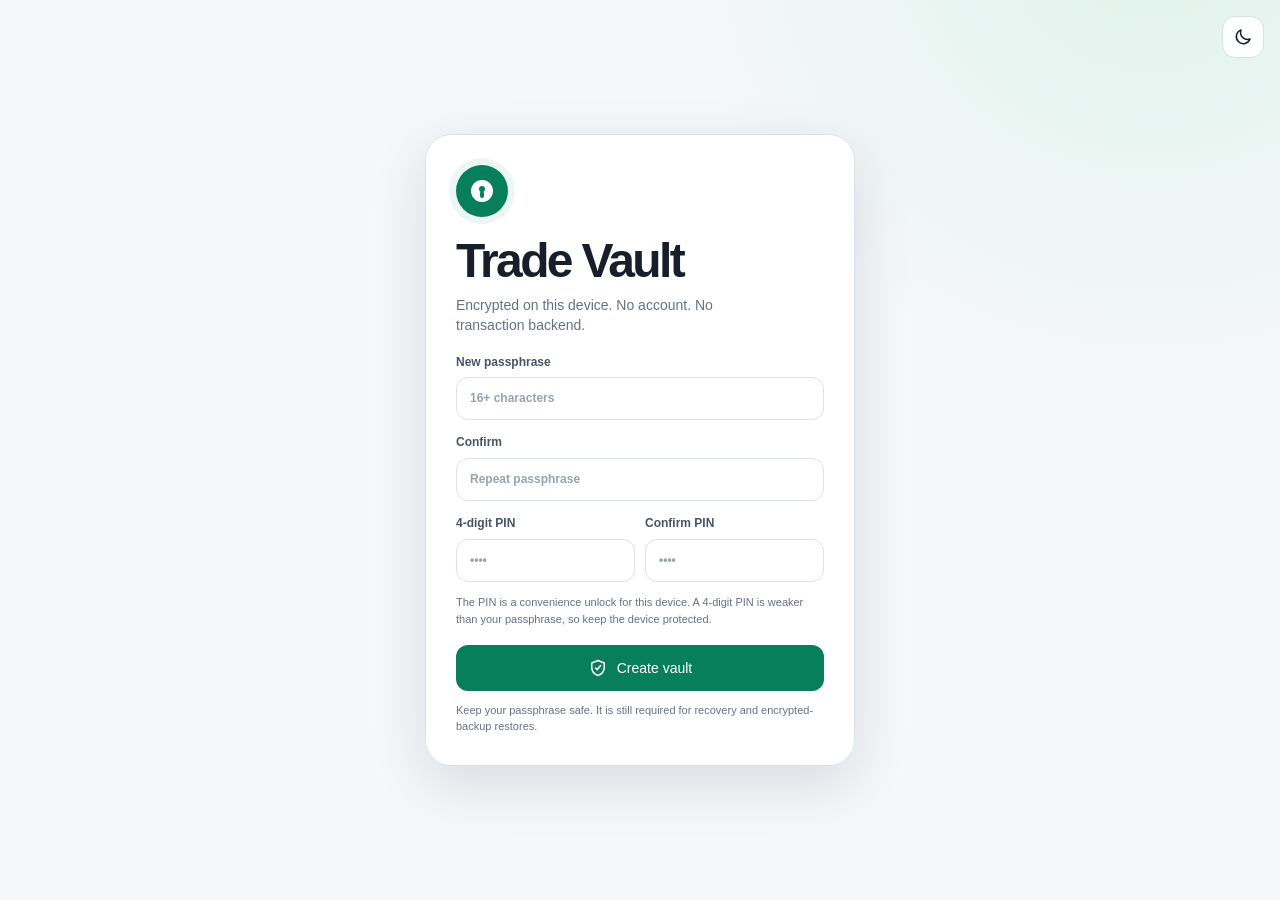
<file: trade-vault/index.html>
<!doctype html>
<html lang="en">
<head>
  <meta charset="utf-8">
  <meta name="viewport" content="width=device-width,initial-scale=1,viewport-fit=cover">
  <meta name="theme-color" content="#080b12">
  <meta name="referrer" content="no-referrer">
  <meta name="robots" content="noindex,nofollow,noarchive">
  <meta name="trade-vault-build" content="2026.09.13.4">
  <meta name="apple-mobile-web-app-capable" content="yes">
  <meta name="apple-mobile-web-app-status-bar-style" content="black-translucent">
  <meta name="apple-mobile-web-app-title" content="Trade Vault">
  <meta http-equiv="Content-Security-Policy" content="default-src 'self'; script-src 'self'; style-src 'self'; img-src 'self' data:; font-src 'self'; connect-src wss://wsapi.pro.coins.ph; script-src-attr 'none'; object-src 'none'; base-uri 'none'; form-action 'none'; frame-src 'none'; media-src 'none'; worker-src 'self'; manifest-src 'self'">
  <title>Trade Vault</title>
  <link rel="manifest" href="manifest.webmanifest?v=20260913.4">
  <link rel="icon" type="image/png" sizes="192x192" href="icons/icon-192.png">
  <link rel="apple-touch-icon" sizes="180x180" href="icons/icon-180.png">
  <link rel="stylesheet" href="styles.css?v=20260913.4" integrity="sha384-alkM6y+/y3CsKCY5jjQ0lCsw2Ho+ZxIc+GGmeEXnRfsuQU4dEi3u61jgv7uMM4op">
</head>
<body>
  <svg class="icon-sprite" aria-hidden="true" focusable="false">
    <symbol id="i-home" viewBox="0 0 24 24"><path d="M3 10.8 12 3l9 7.8v9.7a.5.5 0 0 1-.5.5H15v-6H9v6H3.5a.5.5 0 0 1-.5-.5z"/></symbol>
    <symbol id="i-wallet" viewBox="0 0 24 24"><path d="M3 6.5A2.5 2.5 0 0 1 5.5 4H18v3H5.5a1 1 0 0 0 0 2H21v10a2 2 0 0 1-2 2H5a2 2 0 0 1-2-2z"/><path d="M16 13h5v4h-5a2 2 0 1 1 0-4"/></symbol>
    <symbol id="i-list" viewBox="0 0 24 24"><path d="M8 6h13M8 12h13M8 18h13"/><circle cx="3.5" cy="6" r="1.2"/><circle cx="3.5" cy="12" r="1.2"/><circle cx="3.5" cy="18" r="1.2"/></symbol>
    <symbol id="i-plus" viewBox="0 0 24 24"><path d="M12 5v14M5 12h14"/></symbol>
    <symbol id="i-upload" viewBox="0 0 24 24"><path d="M12 16V4m0 0L7 9m5-5 5 5M5 15v4h14v-4"/></symbol>
    <symbol id="i-download" viewBox="0 0 24 24"><path d="M12 4v12m0 0 5-5m-5 5-5-5M5 19h14"/></symbol>
    <symbol id="i-restore" viewBox="0 0 24 24"><path d="M4 8V3m0 0h5M4 3l4.2 4.2A8 8 0 1 1 6 18.5"/></symbol>
    <symbol id="i-trash" viewBox="0 0 24 24"><path d="M4 7h16M9 7V4h6v3m-9 0 1 14h10l1-14M10 11v6m4-6v6"/></symbol>
    <symbol id="i-edit" viewBox="0 0 24 24"><path d="m4 20 4.2-1 10.6-10.6-3.2-3.2L5 15.8zM14.8 6l3.2 3.2"/></symbol>
    <symbol id="i-lock" viewBox="0 0 24 24"><rect x="5" y="10" width="14" height="11" rx="2"/><path d="M8 10V7a4 4 0 0 1 8 0v3"/></symbol>
    <symbol id="i-key" viewBox="0 0 24 24"><circle cx="8" cy="12" r="4"/><path d="M12 12h9m-3 0v3m-3-3v3"/></symbol>
    <symbol id="i-shield" viewBox="0 0 24 24"><path d="M12 3 4.5 6v5.5c0 4.8 3 8 7.5 9.5 4.5-1.5 7.5-4.7 7.5-9.5V6z"/><path d="m9 12 2 2 4-5"/></symbol>
    <symbol id="i-install" viewBox="0 0 24 24"><path d="M12 3v12m0 0 5-5m-5 5-5-5M5 20h14"/></symbol>
    <symbol id="i-refresh" viewBox="0 0 24 24"><path d="M20 7v5h-5M4 17v-5h5M6.5 8a7 7 0 0 1 11.6-1L20 9M4 15l1.9 2A7 7 0 0 0 18 16"/></symbol>
    <symbol id="i-bolt" viewBox="0 0 24 24"><path d="m13 2-8 12h6l-1 8 9-13h-6z"/></symbol>
    <symbol id="i-checks" viewBox="0 0 24 24"><path d="m3 7 2 2 4-4M11 7h10M3 14l2 2 4-4M11 14h10M3 21l2-2"/></symbol>
    <symbol id="i-x" viewBox="0 0 24 24"><path d="M6 6l12 12M18 6 6 18"/></symbol>
    <symbol id="i-search" viewBox="0 0 24 24"><circle cx="11" cy="11" r="7"/><path d="m16 16 5 5"/></symbol>
    <symbol id="i-save" viewBox="0 0 24 24"><path d="M5 3h12l2 2v16H5zM8 3v6h8V3M8 21v-7h8v7"/></symbol>
    <symbol id="i-sun" viewBox="0 0 24 24"><circle cx="12" cy="12" r="4"/><path d="M12 2v2M12 20v2M4.9 4.9l1.4 1.4M17.7 17.7l1.4 1.4M2 12h2M20 12h2M4.9 19.1l1.4-1.4M17.7 6.3l1.4-1.4"/></symbol>
    <symbol id="i-moon" viewBox="0 0 24 24"><path d="M20.5 14.4A8.5 8.5 0 0 1 9.6 3.5 8.5 8.5 0 1 0 20.5 14.4z"/></symbol>
    <symbol id="i-settings" viewBox="0 0 24 24"><circle cx="12" cy="12" r="3"/><path d="M19.4 15a1.7 1.7 0 0 0 .3 1.9l.1.1-2.8 2.8-.1-.1a1.7 1.7 0 0 0-1.9-.3 1.7 1.7 0 0 0-1 1.6v.2h-4v-.2a1.7 1.7 0 0 0-1-1.6 1.7 1.7 0 0 0-1.9.3l-.1.1L4.2 17l.1-.1a1.7 1.7 0 0 0 .3-1.9A1.7 1.7 0 0 0 3 14H2.8v-4H3a1.7 1.7 0 0 0 1.6-1 1.7 1.7 0 0 0-.3-1.9L4.2 7 7 4.2l.1.1a1.7 1.7 0 0 0 1.9.3A1.7 1.7 0 0 0 10 3v-.2h4V3a1.7 1.7 0 0 0 1 1.6 1.7 1.7 0 0 0 1.9-.3l.1-.1L19.8 7l-.1.1a1.7 1.7 0 0 0-.3 1.9A1.7 1.7 0 0 0 21 10h.2v4H21a1.7 1.7 0 0 0-1.6 1z"/></symbol>
    <symbol id="i-copy" viewBox="0 0 24 24"><rect x="8" y="8" width="11" height="11" rx="2"/><path d="M16 8V5a2 2 0 0 0-2-2H5a2 2 0 0 0-2 2v9a2 2 0 0 0 2 2h3"/></symbol>
    <symbol id="i-chevron" viewBox="0 0 24 24"><path d="m6 9 6 6 6-6"/></symbol>
  </svg>

  <div id="toast" class="toast" role="status" aria-live="polite"></div>

  <section id="vaultGate" class="gate">
    <button id="gateThemeBtn" class="icon-button icon-only gate-theme-button" type="button" aria-label="Switch theme" title="Switch theme"><svg><use href="#i-sun"/></svg></button>
    <div class="gate-card">
      <div class="brand-mark" aria-hidden="true"><span class="brand-keyhole"></span></div>
      <h1>Trade Vault</h1>
      <p class="muted compact-copy">Encrypted on this device. No account. No transaction backend.</p>
      <p id="startupStatus" class="fine startup-status">Opening local vault…</p>

      <div id="createVaultPanel" hidden>
        <label>New passphrase<input id="newPassphrase" type="password" autocomplete="new-password" minlength="16" maxlength="256" autocapitalize="none" spellcheck="false" placeholder="16+ characters"></label>
        <label>Confirm<input id="confirmPassphrase" type="password" autocomplete="new-password" minlength="16" maxlength="256" autocapitalize="none" spellcheck="false" placeholder="Repeat passphrase"></label>
        <div class="pin-grid">
          <label>4-digit PIN<input id="newPin" type="password" inputmode="numeric" autocomplete="off" maxlength="4" pattern="[0-9]{4}" placeholder="••••"></label>
          <label>Confirm PIN<input id="confirmPin" type="password" inputmode="numeric" autocomplete="off" maxlength="4" pattern="[0-9]{4}" placeholder="••••"></label>
        </div>
        <p class="fine pin-security-note">The PIN is a convenience unlock for this device. A 4-digit PIN is weaker than your passphrase, so keep the device protected.</p>
        <button id="createVaultBtn" class="primary wide auth-button" type="button" aria-label="Create encrypted vault" title="Create encrypted vault"><svg><use href="#i-shield"/></svg><span>Create vault</span></button>
        <p class="fine">Keep your passphrase safe. It is still required for recovery and encrypted-backup restores.</p>
      </div>

      <div id="unlockVaultPanel" hidden>
        <div id="pinUnlockGroup" hidden>
          <label>4-digit PIN<input id="unlockPin" type="password" inputmode="numeric" autocomplete="off" maxlength="4" pattern="[0-9]{4}" placeholder="••••" aria-describedby="unlockStatus"></label>
          <p class="fine">Unlocks automatically after the fourth digit.</p>
          <button id="usePassphraseBtn" class="auth-switch" type="button">Use passphrase instead</button>
        </div>
        <div id="passphraseUnlockGroup">
          <label>Passphrase<input id="unlockPassphrase" type="password" autocomplete="current-password" maxlength="256" autocapitalize="none" spellcheck="false" placeholder="Vault passphrase" aria-describedby="unlockStatus"></label>
          <p class="fine">No Unlock button — the vault opens automatically after you stop typing.</p>
          <button id="usePinBtn" class="auth-switch" type="button" hidden>Use 4-digit PIN</button>
        </div>
        <div id="unlockStatus" class="gate-status" role="status" aria-live="polite"></div>
      </div>
    </div>
  </section>

  <div id="appShell" class="app-shell" hidden>
    <header class="topbar">
      <button class="brand-button icon-only" type="button" data-view-target="overview" aria-label="Overview" title="Overview"><span class="brand-dot"></span></button>
      <div class="top-title"><strong id="pageTitle">Overview</strong><span id="storageStatus">Encrypted local vault</span></div>
      <div class="top-actions">
        <button id="settingsBtn" class="icon-button icon-only" type="button" aria-label="General settings" title="General settings"><svg><use href="#i-settings"/></svg></button>
        <button id="themeToggleBtn" class="icon-button icon-only" type="button" aria-label="Switch theme" title="Switch theme"><svg><use href="#i-sun"/></svg></button>
        <button id="installBtn" class="icon-button icon-only" type="button" aria-label="Install app" title="Install app" hidden><svg><use href="#i-install"/></svg></button>
        <button id="lockBtn" class="icon-button icon-only" type="button" aria-label="Lock vault" title="Lock vault"><svg><use href="#i-lock"/></svg></button>
      </div>
    </header>

    <main>
      <section id="overviewPage" class="app-page" data-page="overview">
        <div class="page-head">
          <div><p class="eyebrow">PORTFOLIO</p><h2>Overview</h2></div>
          <div class="head-actions">
            <label class="icon-button icon-only file-button" aria-label="Import CSV" title="Import CSV"><svg><use href="#i-upload"/></svg><input id="csvInput" type="file" accept=".csv,text/csv" hidden></label>
            <button id="openManualBtn" class="icon-button primary icon-only" type="button" aria-label="Add transaction" title="Add transaction"><svg><use href="#i-plus"/></svg></button>
          </div>
        </div>

        <div class="overview-toolbar">
          <div class="holding-purpose-tabs overview-purpose-tabs" role="tablist" aria-label="Overview purpose">
            <button class="purpose-tab active" type="button" data-overview-purpose="TRADE" role="tab" aria-selected="true">Trading</button>
            <button class="purpose-tab" type="button" data-overview-purpose="HOLD" role="tab" aria-selected="false">Long-term</button>
          </div>
          <div class="overview-market-controls">
            <span id="overviewMarketStatus" class="market-status">Live pricing off</span>
            <button id="overviewMarketToggleBtn" class="icon-button icon-only" type="button" aria-pressed="false" aria-label="Turn live pricing on" title="Live pricing off"><svg><use href="#i-bolt"/></svg></button>
            <button id="overviewMarketRefreshBtn" class="icon-button icon-only" type="button" aria-label="Reconnect live pricing" title="Reconnect live pricing"><svg><use href="#i-refresh"/></svg></button>
          </div>
        </div>

        <section id="warningBanner" class="warning" hidden></section>

        <section class="metrics" aria-label="Purpose analytics summary">
          <article class="metric"><span id="metricTransactionsLabel">Realized P&amp;L</span><strong id="metricTransactions">—</strong><small id="metricDateRange">No matched exits</small></article>
          <article class="metric"><span id="metricBuyVolumeLabel">Win rate</span><strong id="metricBuyVolume">—</strong><small id="metricBuyVolumeNote">Matched sells</small></article>
          <article class="metric"><span id="metricFeesLabel">Profit factor</span><strong id="metricFees">—</strong><small id="metricFeesNote">Gross profit ÷ gross loss</small></article>
          <article class="metric"><span id="metricPnlLabel">Max drawdown</span><strong id="metricPnl">—</strong><small id="metricPnlNote">Realized P&amp;L path</small></article>
        </section>

        <article class="panel analytics-panel">
          <div class="panel-head analytics-panel-head"><div><p class="eyebrow" id="analyticsEyebrow">TRADING QUALITY</p><h3 id="analyticsTitle">Performance diagnostics</h3><p id="analyticsDescription" class="panel-copy">Focused on matched sell events so open holdings do not distort trading statistics.</p></div></div>
          <div id="analyticsStats" class="analytics-stats"></div>
        </article>

        <div class="overview-grid">
          <article id="performancePanel" class="panel performance-panel">
            <div class="panel-head"><div><p class="eyebrow" id="performanceEyebrow">REALIZED PERFORMANCE</p><h3 id="performanceTitle">Cumulative P&amp;L</h3></div></div>
            <div id="performanceChart" class="performance-chart empty-state">No matched exits yet.</div>
          </article>

          <article class="panel allocation-panel">
            <div class="panel-head"><div><p class="eyebrow">EXPOSURE</p><h3 id="allocationTitle">Trading cost-basis allocation</h3></div></div>
            <div id="allocationChart" class="bar-chart empty-state">No holdings yet.</div>
          </article>
        </div>
      </section>

      <section id="holdingsPage" class="app-page" data-page="holdings" hidden>
        <div class="page-head">
          <div><p class="eyebrow">PORTFOLIO</p><h2>Holdings</h2><div id="marketStatus" class="market-status">Live pricing off</div></div>
          <div class="head-actions">
            <button id="marketToggleBtn" class="icon-button icon-only" type="button" aria-pressed="false" aria-label="Turn live pricing on" title="Live pricing off"><svg><use href="#i-bolt"/></svg></button>
            <button id="marketRefreshBtn" class="icon-button icon-only" type="button" aria-label="Reconnect live pricing" title="Reconnect live pricing"><svg><use href="#i-refresh"/></svg></button>
          </div>
        </div>

        <div class="holding-purpose-tabs" role="tablist" aria-label="Holdings purpose">
          <button class="purpose-tab active" type="button" data-holdings-purpose="TRADE" role="tab" aria-selected="true">Trading</button>
          <button class="purpose-tab" type="button" data-holdings-purpose="HOLD" role="tab" aria-selected="false">Long-term</button>
        </div>

        <div class="holdings-detail-tools mobile-only-controls">
          <button id="toggleHoldingsDetailsBtn" class="detail-toggle-button" type="button" aria-pressed="false" aria-label="Expand all holding details"><svg><use href="#i-chevron"/></svg><span>Expand all</span></button>
        </div>

        <article class="panel data-panel">
          <div class="table-wrap desktop-table">
            <table class="holdings-table">
              <thead><tr><th>Asset</th><th>Quantity</th><th>Avg cost</th><th>Cost basis</th><th>Market price</th><th>PHP value</th><th>Unrealized</th></tr></thead>
              <tbody id="holdingsBody"><tr><td colspan="7" class="empty-cell">No holdings yet.</td></tr></tbody>
            </table>
          </div>
          <div id="holdingsCards" class="mobile-list holdings-cards"><div class="empty-card">No holdings yet.</div></div>
        </article>
      </section>

      <section id="ledgerPage" class="app-page" data-page="ledger" hidden>
        <div class="page-head ledger-head">
          <div><p class="eyebrow">HISTORY</p><h2>Ledger</h2></div>
          <div class="head-actions">
            <label class="icon-button icon-only file-button" aria-label="Import CSV" title="Import CSV"><svg><use href="#i-upload"/></svg><input id="ledgerCsvInput" type="file" accept=".csv,text/csv" hidden></label>
            <button id="ledgerAddBtn" class="icon-button primary icon-only" type="button" aria-label="Add transaction" title="Add transaction"><svg><use href="#i-plus"/></svg></button>
            <button id="exportBtn" class="icon-button icon-only" type="button" aria-label="Download encrypted backup" title="Encrypted backup"><svg><use href="#i-download"/></svg></button>
            <label class="icon-button icon-only file-button" aria-label="Restore encrypted backup" title="Restore backup"><svg><use href="#i-restore"/></svg><input id="restoreInput" type="file" accept="application/json,.json" hidden></label>
            <button id="clearBtn" class="icon-button danger icon-only" type="button" aria-label="Clear vault" title="Clear vault"><svg><use href="#i-trash"/></svg></button>
          </div>
        </div>

        <div class="ledger-tools">
          <div class="search-field"><svg><use href="#i-search"/></svg><input id="searchInput" type="search" placeholder="Search"></div>
          <select id="sideFilter" class="filter-select" aria-label="Filter by side"><option value="">All</option><option value="BUY">BUY</option><option value="SELL">SELL</option></select>
          <input id="selectAllVisible" class="sr-only" type="checkbox" aria-label="Select all visible transactions">
          <button id="selectVisibleBtn" class="icon-button icon-only" type="button" aria-label="Select visible transactions" title="Select visible"><svg><use href="#i-checks"/></svg></button>
          <button id="deleteSelectedBtn" class="icon-button danger icon-only countable" type="button" aria-label="Delete selected transactions" title="Delete selected" disabled><svg><use href="#i-trash"/></svg></button>
          <span id="selectionCount" class="selection-count" hidden></span>
        </div>

        <div class="ledger-detail-tools mobile-only-controls">
          <button id="toggleLedgerDetailsBtn" class="detail-toggle-button" type="button" aria-pressed="false" aria-label="Expand all visible transaction details"><svg><use href="#i-chevron"/></svg><span>Expand all</span></button>
        </div>

        <article class="panel data-panel">
          <div class="table-wrap desktop-table">
            <table class="ledger-table">
              <thead><tr><th></th><th>Date</th><th>Pair</th><th>Purpose</th><th>Side</th><th>Price</th><th>Qty</th><th>Total</th><th>Fee</th><th>Net acquired</th><th>Notes</th><th>Status</th><th></th></tr></thead>
              <tbody id="transactionsBody"><tr><td colspan="13" class="empty-cell">No transactions yet.</td></tr></tbody>
            </table>
          </div>
          <div id="transactionsCards" class="mobile-list transaction-cards"><div class="empty-card">No transactions yet.</div></div>
        </article>
      </section>
    </main>

    <nav class="floating-nav" aria-label="Main navigation">
      <button class="nav-button icon-only active" type="button" data-view-target="overview" aria-label="Overview" title="Overview"><svg><use href="#i-home"/></svg></button>
      <button class="nav-button icon-only" type="button" data-view-target="holdings" aria-label="Holdings" title="Holdings"><svg><use href="#i-wallet"/></svg></button>
      <button class="nav-button icon-only" type="button" data-view-target="ledger" aria-label="Ledger" title="Ledger"><svg><use href="#i-list"/></svg></button>
      <button id="floatingAddBtn" class="nav-button nav-primary icon-only" type="button" aria-label="Add transaction" title="Add transaction"><svg><use href="#i-plus"/></svg></button>
    </nav>
  </div>

  <dialog id="settingsDialog">
    <form id="settingsForm" novalidate>
      <div class="dialog-head">
        <div><p class="eyebrow">PREFERENCES</p><h3>General settings</h3></div>
        <button id="closeSettingsBtn" type="button" class="icon-button icon-only" aria-label="Close settings" title="Close settings"><svg><use href="#i-x"/></svg></button>
      </div>
      <p class="settings-copy">Fee defaults affect new transactions only. Auto-lock and the optional local PIN apply to this browser/device.</p>
      <p class="settings-copy security-copy"><strong>Network:</strong> live pricing is off by default. When enabled, Trade Vault can connect only to the public Coins.ph market WebSocket and sends pair symbols only. No analytics, telemetry, account API, or transaction upload is built in.</p>
      <div class="form-grid">
        <label>Buy fee (%)<input name="buyFeePercent" required type="text" inputmode="decimal" value="0.1" placeholder="0.1"></label>
        <label>Sell fee (%)<input name="sellFeePercent" required type="text" inputmode="decimal" value="0.1" placeholder="0.1"></label>
        <label>Auto-lock after (minutes)<input name="autoLockMinutes" required type="number" inputmode="numeric" min="1" max="120" step="1" value="5"></label>
        <div class="calculation-note">Locks after inactivity and uses the same limit when the app is backgrounded.</div>
        <div class="calculation-note span-2">BUY fees are calculated from the executed base quantity. SELL fees are calculated from the quote total. You can still override the exact exchange-reported fee on each transaction.</div>
        <div class="settings-section span-2">
          <strong>4-digit PIN</strong>
          <span id="pinStatus" class="settings-inline-status">Checking…</span>
        </div>
        <label>Vault passphrase <span class="optional-tag">ONLY TO SET/CHANGE PIN</span><input name="pinPassphrase" type="password" autocomplete="current-password" maxlength="256" autocapitalize="none" spellcheck="false" placeholder="Leave blank to keep PIN"></label>
        <div></div>
        <label>New PIN <span class="optional-tag">OPTIONAL</span><input name="newPin" type="password" inputmode="numeric" autocomplete="off" maxlength="4" pattern="[0-9]{4}" placeholder="••••"></label>
        <label>Confirm new PIN<input name="confirmPin" type="password" inputmode="numeric" autocomplete="off" maxlength="4" pattern="[0-9]{4}" placeholder="••••"></label>
        <div class="pin-security-note calculation-note span-2">PIN unlock stays local and is not included in encrypted backups. Because four digits have only 10,000 combinations, the passphrase remains the stronger recovery credential.</div>
      </div>
      <div class="dialog-actions">
        <button type="button" id="cancelSettingsBtn" class="icon-button icon-only" aria-label="Cancel" title="Cancel"><svg><use href="#i-x"/></svg></button>
        <button type="submit" id="saveSettingsBtn" class="icon-button primary icon-only" aria-label="Save settings" title="Save settings"><svg><use href="#i-save"/></svg></button>
      </div>
    </form>
  </dialog>

  <dialog id="manualDialog">
    <form id="manualForm" novalidate>
      <div class="dialog-head">
        <div><p id="manualEyebrow" class="eyebrow">TRANSACTION</p><h3 id="manualTitle">Add transaction</h3></div>
        <button id="closeManualBtn" type="button" class="icon-button icon-only" aria-label="Close" title="Close"><svg><use href="#i-x"/></svg></button>
      </div>
      <div class="form-grid">
        <div id="scanImport" class="scan-import span-2">
          <div class="scan-import-head"><div><strong>Fill from copied trade text</strong><span>Use Google Lens, iOS Live Text, or another device text-copy feature, then paste below. Trade Vault fills the fields automatically and parses everything locally.</span></div></div>
          <div id="receiptTextWrap">
            <textarea id="receiptTextInput" rows="7" maxlength="100000" placeholder="Paste copied trade details here…"></textarea>
            <div class="scan-actions">
              <button id="parseReceiptTextBtn" class="scan-button parse-text-button" type="button">Re-fill fields</button>
              <button id="clearReceiptTextBtn" class="scan-button" type="button">Clear text</button>
            </div>
          </div>
        </div>
        <label>Date<input name="date" required type="datetime-local"></label>
        <label>ID <span class="auto-tag">AUTO</span><input name="id" readonly type="text" placeholder="Generated"></label>
        <label>Pair<input name="pair" required type="text" value="BTC/PHP" placeholder="BTC/PHP"></label>
        <label>Type<select name="type"><option>LIMIT</option><option>MARKET</option><option>OTHER</option></select></label>
        <label>Side<select name="side"><option>BUY</option><option>SELL</option></select></label>
        <label>Purpose<select name="purpose"><option value="TRADE">Trading</option><option value="HOLD">Long-term</option></select></label>
        <label>Price<input name="price" required type="text" inputmode="decimal" placeholder="6250000"></label>
        <label>Quantity<input name="executed" required type="text" inputmode="decimal" placeholder="0.00015"></label>
        <label>Total <span class="auto-tag">AUTO</span><input name="total" readonly type="text" inputmode="decimal" placeholder="Calculated"></label>
        <input name="reportedTotal" type="hidden" value="">
        <label>Fee <span class="auto-tag">AUTO</span><input name="fee" readonly type="text" placeholder="Calculated"></label>
        <div id="feeRuleNote" class="calculation-note span-2">Fee rate comes from General settings and applies to new transactions only.</div>
        <label class="span-2">Fee override <span class="optional-tag">OPTIONAL</span><input name="feeOverride" type="text" placeholder="Use the exchange-reported fee if different"></label>
        <label class="span-2">Notes <span class="optional-tag">OPTIONAL</span><textarea name="notes" rows="3" maxlength="2000" placeholder="Add context for this transaction"></textarea></label>
        <div id="manualStatus" class="manual-status span-2" role="status" aria-live="polite"></div>
      </div>
      <div class="dialog-actions">
        <button type="button" id="cancelManualBtn" class="icon-button icon-only" aria-label="Cancel" title="Cancel"><svg><use href="#i-x"/></svg></button>
        <button type="submit" id="saveManualBtn" class="icon-button primary icon-only" aria-label="Save transaction" title="Save transaction"><svg><use href="#i-save"/></svg></button>
      </div>
    </form>
  </dialog>

  <script src="app.js?v=20260913.4" integrity="sha384-Vmd0CucasrdI/1tBNvea+gFc4zFa58cZmP6ygdV5BsHkBPqKMFINtujRGLadq26w" defer></script>
</body>
</html>
</file>
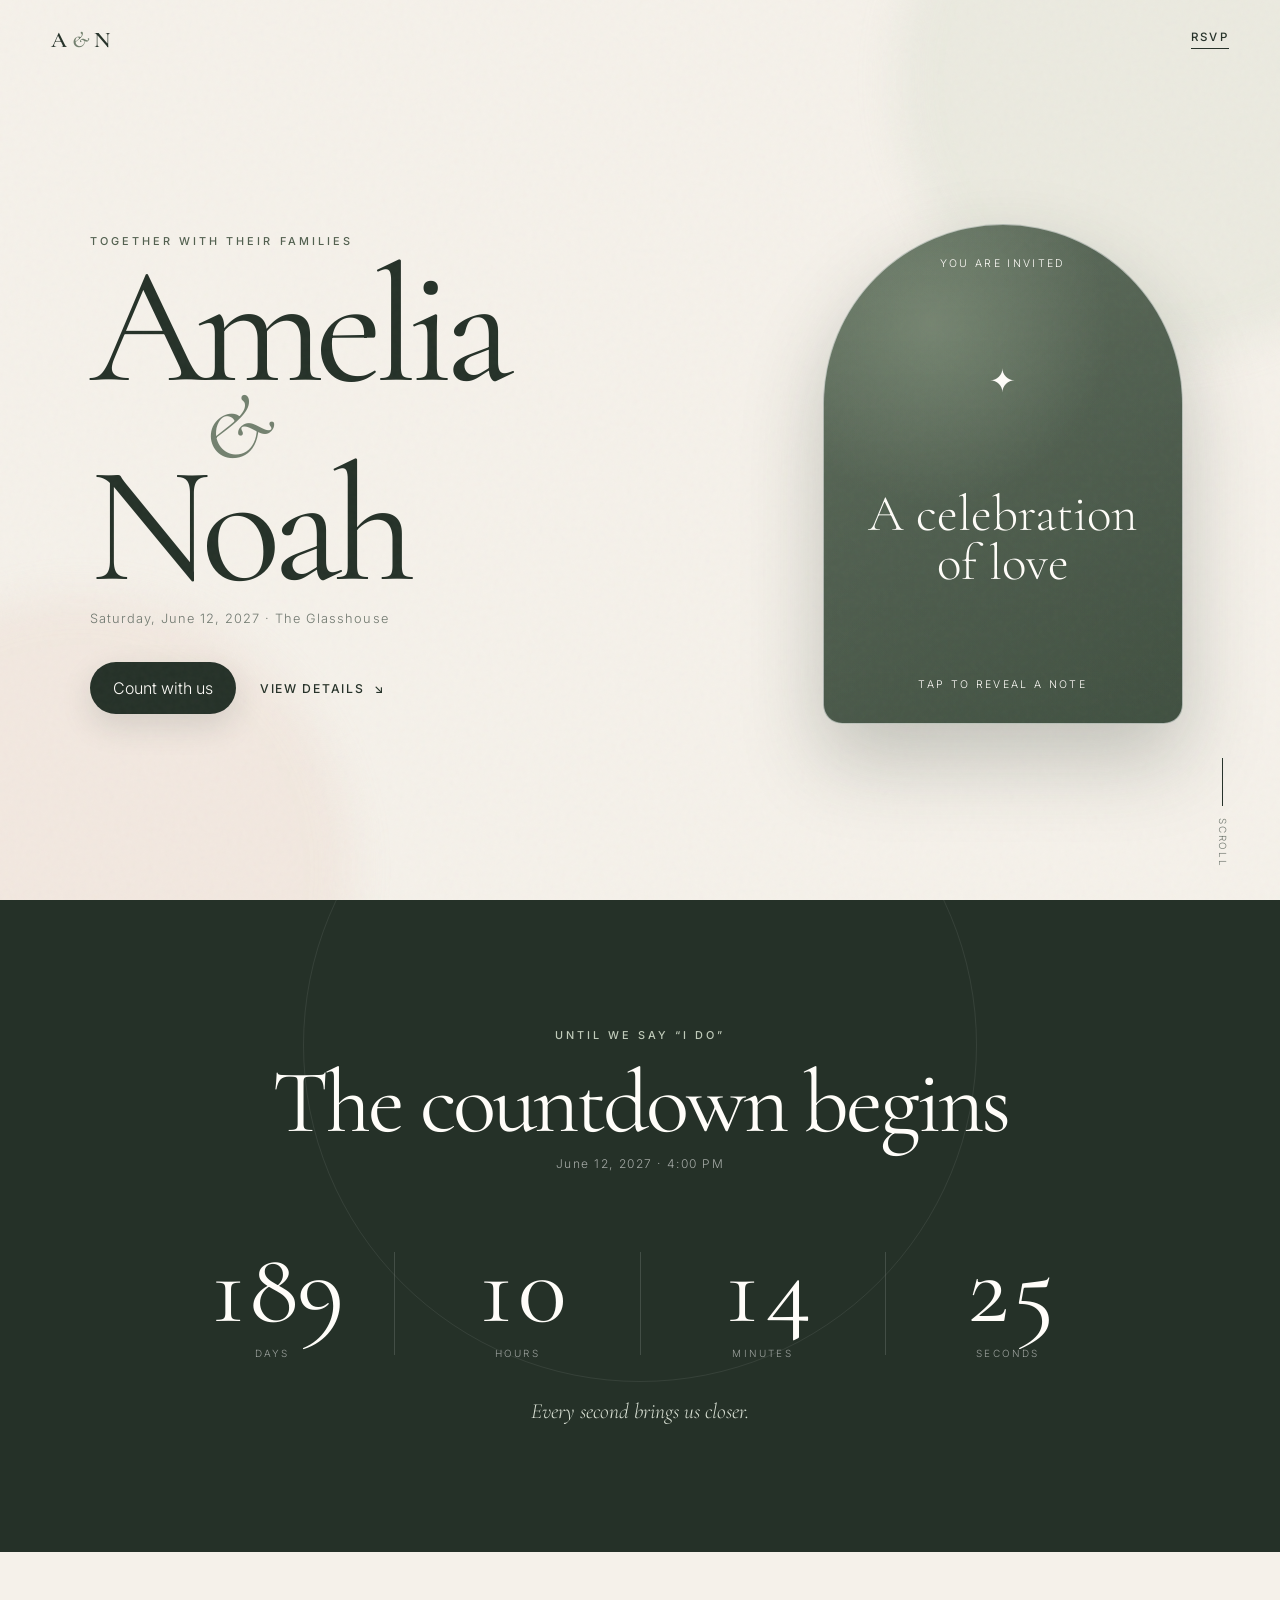
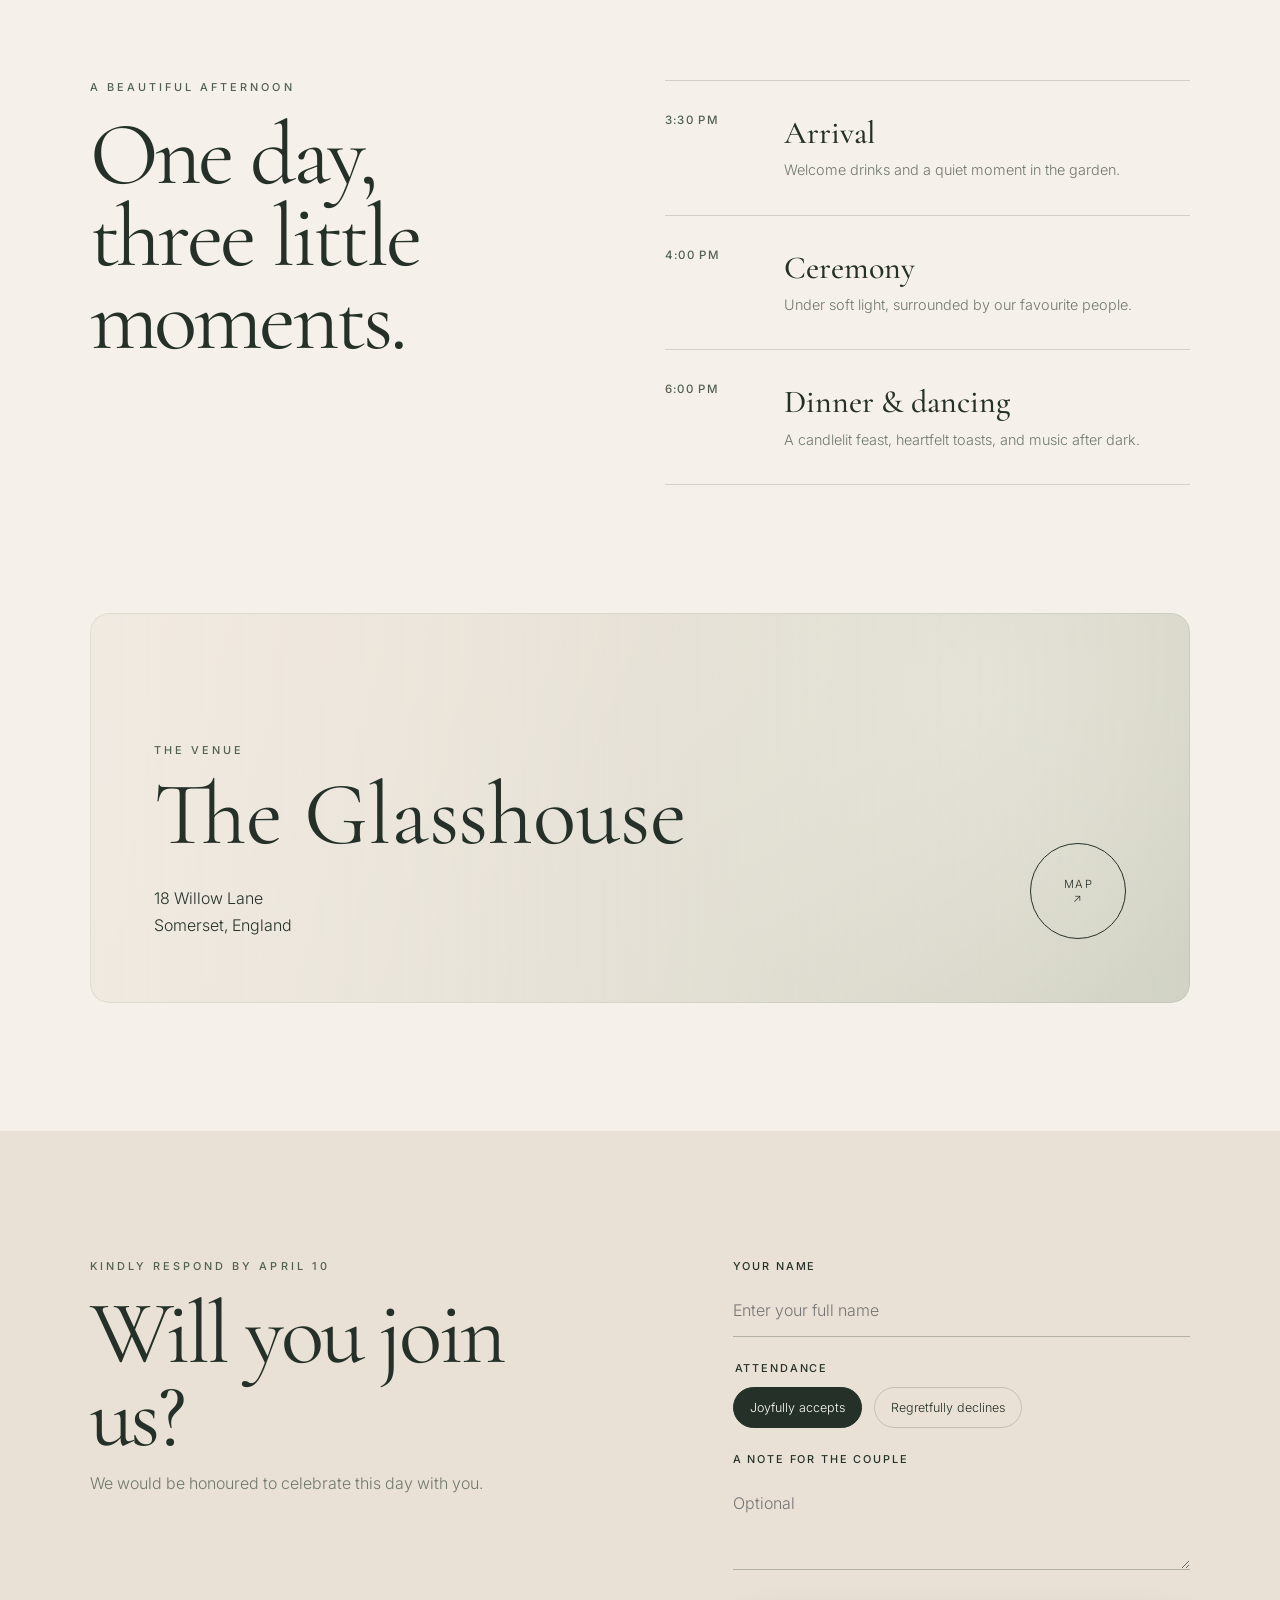
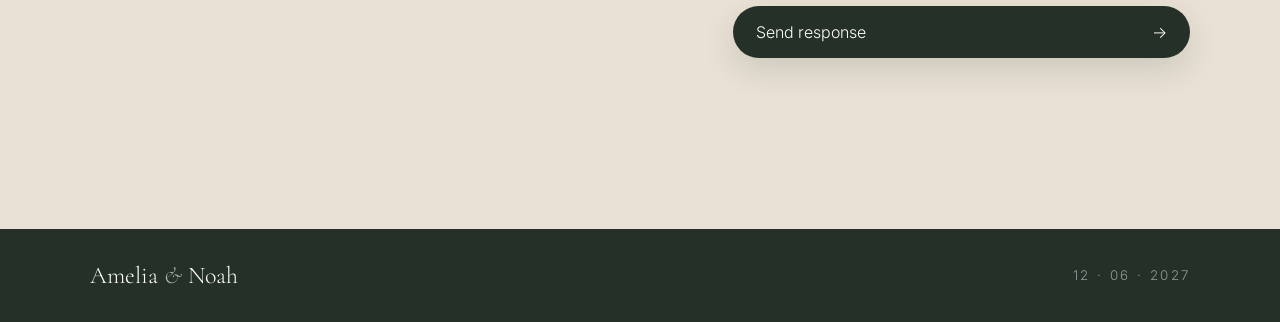
<file: temp/1/index.html>
<!DOCTYPE html>
<html lang="en">
<head>
  <meta charset="UTF-8" />
  <meta name="viewport" content="width=device-width, initial-scale=1.0" />
  <meta
    name="description"
    content="An elegant, minimal wedding invitation with a live countdown and RSVP interaction."
  />
  <title>Amelia & Noah — Wedding Invitation</title>

  <link rel="preconnect" href="https://fonts.googleapis.com" />
  <link rel="preconnect" href="https://fonts.gstatic.com" crossorigin />
  <link
    href="https://fonts.googleapis.com/css2?family=Cormorant+Garamond:wght@400;500;600&family=Inter:wght@300;400;500&display=swap"
    rel="stylesheet"
  />

  <style>
    :root {
      --paper: #f5f1ea;
      --paper-deep: #e9e1d5;
      --ink: #253128;
      --muted: #70786f;
      --sage: #73816f;
      --sage-dark: #52604f;
      --white: #fffdf9;
      --line: rgba(37, 49, 40, 0.16);
      --serif: "Cormorant Garamond", Georgia, serif;
      --sans: "Inter", Arial, sans-serif;
    }

    * {
      box-sizing: border-box;
    }

    html {
      scroll-behavior: smooth;
    }

    body {
      margin: 0;
      overflow-x: hidden;
      color: var(--ink);
      background: var(--paper);
      font-family: var(--sans);
      font-weight: 300;
    }

    ::selection {
      color: var(--white);
      background: var(--sage-dark);
    }

    a,
    button,
    input,
    textarea {
      font: inherit;
    }

    a,
    button {
      color: inherit;
    }

    .grain {
      position: fixed;
      inset: 0;
      z-index: 30;
      opacity: 0.035;
      pointer-events: none;
      background-image: url("data:image/svg+xml,%3Csvg viewBox='0 0 180 180' xmlns='http://www.w3.org/2000/svg'%3E%3Cfilter id='n'%3E%3CfeTurbulence type='fractalNoise' baseFrequency='.9' numOctaves='3' stitchTiles='stitch'/%3E%3C/filter%3E%3Crect width='100%25' height='100%25' filter='url(%23n)' opacity='.9'/%3E%3C/svg%3E");
    }

    .orb {
      position: fixed;
      z-index: -1;
      width: 34rem;
      height: 34rem;
      border-radius: 50%;
      filter: blur(20px);
      opacity: 0.22;
      pointer-events: none;
    }

    .orb-one {
      top: -12rem;
      right: -10rem;
      background: #c6d1bd;
      animation: float-orb 10s ease-in-out infinite alternate;
    }

    .orb-two {
      bottom: -15rem;
      left: -12rem;
      background: #e6cabd;
      animation: float-orb 12s ease-in-out infinite alternate-reverse;
    }

    .topbar {
      position: absolute;
      top: 0;
      left: 0;
      z-index: 20;
      display: flex;
      align-items: center;
      justify-content: space-between;
      width: 100%;
      padding: 1.6rem clamp(1.25rem, 4vw, 4rem);
    }

    .monogram {
      font-family: var(--serif);
      font-size: 1.4rem;
      font-weight: 600;
      text-decoration: none;
      letter-spacing: 0.08em;
    }

    .monogram span {
      margin: 0 0.2rem;
      color: var(--sage);
      font-style: italic;
    }

    .top-link {
      padding-bottom: 0.25rem;
      border-bottom: 1px solid var(--ink);
      font-size: 0.72rem;
      font-weight: 500;
      text-decoration: none;
      text-transform: uppercase;
      letter-spacing: 0.2em;
    }

    .hero {
      position: relative;
      display: grid;
      grid-template-columns: minmax(0, 1.1fr) minmax(280px, 0.65fr);
      align-items: center;
      gap: clamp(2rem, 7vw, 8rem);
      min-height: 100svh;
      padding: 8rem clamp(1.25rem, 7vw, 8rem) 5rem;
    }

    .hero-copy {
      max-width: 760px;
    }

    .eyebrow {
      margin: 0 0 1.25rem;
      color: var(--sage-dark);
      font-size: 0.68rem;
      font-weight: 500;
      text-transform: uppercase;
      letter-spacing: 0.28em;
    }

    h1,
    h2,
    h3,
    p {
      margin-top: 0;
    }

    h1 {
      margin-bottom: 1.5rem;
      font-family: var(--serif);
      font-size: clamp(5rem, 13vw, 10.5rem);
      font-weight: 400;
      line-height: 0.72;
      letter-spacing: -0.055em;
    }

    h1 .ampersand {
      display: block;
      margin: 0.2rem 0 0.1rem 18%;
      color: var(--sage);
      font-size: 0.56em;
      font-style: italic;
      line-height: 0.8;
    }

    .date-line {
      color: var(--muted);
      font-size: 0.8rem;
      letter-spacing: 0.08em;
    }

    .hero-actions {
      display: flex;
      align-items: center;
      gap: 1.5rem;
      margin-top: 2.3rem;
    }

    .button {
      display: inline-flex;
      align-items: center;
      justify-content: center;
      min-height: 3.25rem;
      padding: 0.85rem 1.45rem;
      border: 0;
      border-radius: 999px;
      cursor: pointer;
      text-decoration: none;
      transition:
        transform 180ms ease,
        background 180ms ease,
        box-shadow 180ms ease;
    }

    .button:hover {
      transform: translateY(-2px);
    }

    .button-primary {
      color: var(--white);
      background: var(--ink);
      box-shadow: 0 12px 32px rgba(37, 49, 40, 0.14);
    }

    .button-primary:hover {
      background: var(--sage-dark);
      box-shadow: 0 16px 38px rgba(37, 49, 40, 0.18);
    }

    .text-link {
      font-size: 0.76rem;
      font-weight: 500;
      text-decoration: none;
      text-transform: uppercase;
      letter-spacing: 0.14em;
    }

    .text-link span {
      display: inline-block;
      margin-left: 0.3rem;
      transition: transform 180ms ease;
    }

    .text-link:hover span {
      transform: translate(3px, 3px);
    }

    .invitation-card {
      position: relative;
      display: flex;
      flex-direction: column;
      align-items: center;
      justify-content: space-between;
      width: min(100%, 360px);
      aspect-ratio: 0.72;
      justify-self: center;
      padding: 2rem;
      border: 1px solid rgba(255, 255, 255, 0.56);
      border-radius: 180px 180px 1.2rem 1.2rem;
      color: var(--white);
      background:
        linear-gradient(rgba(48, 65, 51, 0.42), rgba(48, 65, 51, 0.48)),
        radial-gradient(circle at 30% 20%, #aab8a0 0, transparent 38%),
        linear-gradient(145deg, #85917f, #4f5d4d);
      box-shadow: 0 35px 80px rgba(42, 56, 45, 0.25);
      cursor: pointer;
      transform-style: preserve-3d;
      transition:
        transform 180ms ease,
        box-shadow 250ms ease;
    }

    .invitation-card:hover {
      box-shadow: 0 42px 95px rgba(42, 56, 45, 0.3);
    }

    .card-kicker,
    .card-note {
      font-size: 0.66rem;
      text-transform: uppercase;
      letter-spacing: 0.22em;
    }

    .card-flower {
      font-size: 2rem;
      animation: slow-spin 14s linear infinite;
    }

    .card-title {
      font-family: var(--serif);
      font-size: clamp(2.2rem, 4vw, 3.6rem);
      line-height: 0.95;
    }

    .scroll-cue {
      position: absolute;
      right: clamp(1.25rem, 4vw, 4rem);
      bottom: 2rem;
      display: flex;
      align-items: center;
      gap: 0.75rem;
      color: var(--muted);
      font-size: 0.62rem;
      text-transform: uppercase;
      letter-spacing: 0.18em;
      writing-mode: vertical-rl;
    }

    .scroll-cue span {
      display: block;
      width: 1px;
      height: 48px;
      background: var(--ink);
      animation: scroll-line 2s ease-in-out infinite;
    }

    .countdown-section {
      position: relative;
      padding: clamp(5rem, 10vw, 9rem) clamp(1.25rem, 7vw, 8rem);
      overflow: hidden;
      color: var(--white);
      text-align: center;
      background: var(--ink);
    }

    .countdown-section::before {
      content: "";
      position: absolute;
      top: -12rem;
      left: 50%;
      width: 42rem;
      height: 42rem;
      border: 1px solid rgba(255, 255, 255, 0.08);
      border-radius: 50%;
      transform: translateX(-50%);
    }

    .countdown-section .eyebrow {
      color: #bfcab9;
    }

    .section-heading {
      position: relative;
    }

    .section-heading h2,
    .details-intro h2,
    .rsvp-copy h2 {
      margin-bottom: 0.7rem;
      font-family: var(--serif);
      font-size: clamp(3rem, 7vw, 6.5rem);
      font-weight: 400;
      line-height: 0.92;
      letter-spacing: -0.035em;
    }

    .countdown-date {
      color: rgba(255, 255, 255, 0.58);
      font-size: 0.75rem;
      letter-spacing: 0.13em;
    }

    .countdown {
      position: relative;
      display: grid;
      grid-template-columns: 1fr auto 1fr auto 1fr auto 1fr;
      align-items: center;
      max-width: 980px;
      margin: clamp(3rem, 6vw, 5rem) auto 0;
    }

    .time-block {
      min-width: 0;
    }

    .time-block strong {
      display: block;
      font-family: var(--serif);
      font-size: clamp(3.2rem, 8vw, 8rem);
      font-weight: 400;
      font-variant-numeric: tabular-nums;
      line-height: 0.82;
      letter-spacing: -0.04em;
      transition:
        transform 180ms ease,
        opacity 180ms ease;
    }

    .time-block strong.tick {
      opacity: 0.45;
      transform: translateY(-4px);
    }

    .time-block span {
      display: block;
      margin-top: 1rem;
      color: rgba(255, 255, 255, 0.55);
      font-size: 0.62rem;
      text-transform: uppercase;
      letter-spacing: 0.22em;
    }

    .time-divider {
      width: 1px;
      height: clamp(4rem, 8vw, 7rem);
      background: rgba(255, 255, 255, 0.14);
    }

    .countdown-message {
      min-height: 1.4rem;
      margin: 2.4rem 0 0;
      color: #d8dfd3;
      font-family: var(--serif);
      font-size: 1.35rem;
      font-style: italic;
    }

    .details-section {
      display: grid;
      grid-template-columns: minmax(0, 0.85fr) minmax(0, 1fr);
      gap: clamp(3rem, 10vw, 10rem);
      padding: clamp(5rem, 10vw, 10rem) clamp(1.25rem, 7vw, 8rem);
    }

    .timeline {
      border-top: 1px solid var(--line);
    }

    .timeline-item {
      display: grid;
      grid-template-columns: 95px 1fr;
      gap: 1.5rem;
      padding: 2rem 0;
      border-bottom: 1px solid var(--line);
    }

    .timeline-time {
      color: var(--sage-dark);
      font-size: 0.72rem;
      font-weight: 500;
      letter-spacing: 0.12em;
    }

    .timeline-item h3 {
      margin-bottom: 0.35rem;
      font-family: var(--serif);
      font-size: 2rem;
      font-weight: 500;
    }

    .timeline-item div p {
      max-width: 420px;
      margin-bottom: 0;
      color: var(--muted);
      font-size: 0.9rem;
      line-height: 1.75;
    }

    .venue-section {
      padding: 0 clamp(1.25rem, 7vw, 8rem) clamp(5rem, 10vw, 10rem);
    }

    .venue-card {
      display: flex;
      align-items: end;
      justify-content: space-between;
      min-height: 390px;
      padding: clamp(2rem, 5vw, 5rem);
      border-radius: 1.2rem;
      background:
        linear-gradient(90deg, rgba(242, 236, 227, 0.94), rgba(242, 236, 227, 0.62)),
        radial-gradient(circle at 80% 20%, #c6cfbe 0, transparent 36%),
        linear-gradient(135deg, #d9cabd, #9baa94);
      box-shadow: inset 0 0 0 1px rgba(37, 49, 40, 0.08);
    }

    .venue-card h2 {
      margin-bottom: 1rem;
      font-family: var(--serif);
      font-size: clamp(3rem, 7vw, 6rem);
      font-weight: 400;
    }

    .venue-card p {
      margin-bottom: 0;
      line-height: 1.7;
    }

    .circle-link {
      display: flex;
      flex-direction: column;
      align-items: center;
      justify-content: center;
      width: 96px;
      height: 96px;
      border: 1px solid var(--ink);
      border-radius: 50%;
      font-size: 0.7rem;
      text-decoration: none;
      text-transform: uppercase;
      letter-spacing: 0.14em;
      transition:
        color 200ms ease,
        background 200ms ease,
        transform 200ms ease;
    }

    .circle-link:hover {
      color: var(--white);
      background: var(--ink);
      transform: rotate(6deg);
    }

    .rsvp-section {
      display: grid;
      grid-template-columns: minmax(0, 0.9fr) minmax(320px, 0.8fr);
      gap: clamp(3rem, 10vw, 10rem);
      padding: clamp(5rem, 10vw, 10rem) clamp(1.25rem, 7vw, 8rem);
      background: var(--paper-deep);
    }

    .rsvp-copy > p:last-child {
      max-width: 440px;
      color: var(--muted);
      line-height: 1.8;
    }

    .rsvp-form {
      display: grid;
      gap: 1.5rem;
    }

    .rsvp-form > label > span,
    .rsvp-form legend {
      display: block;
      margin-bottom: 0.7rem;
      font-size: 0.68rem;
      font-weight: 500;
      text-transform: uppercase;
      letter-spacing: 0.17em;
    }

    input[type="text"],
    textarea {
      width: 100%;
      padding: 1rem 0;
      border: 0;
      border-bottom: 1px solid rgba(37, 49, 40, 0.28);
      border-radius: 0;
      outline: none;
      color: var(--ink);
      background: transparent;
      resize: vertical;
    }

    input[type="text"]:focus,
    textarea:focus {
      border-color: var(--sage-dark);
    }

    fieldset {
      display: flex;
      flex-wrap: wrap;
      gap: 0.75rem;
      margin: 0;
      padding: 0;
      border: 0;
    }

    .choice {
      position: relative;
    }

    .choice input {
      position: absolute;
      opacity: 0;
      pointer-events: none;
    }

    .choice span {
      display: inline-flex;
      padding: 0.75rem 1rem;
      border: 1px solid rgba(37, 49, 40, 0.18);
      border-radius: 999px;
      cursor: pointer;
      font-size: 0.78rem;
      transition:
        color 160ms ease,
        background 160ms ease,
        border-color 160ms ease;
    }

    .choice input:checked + span {
      color: var(--white);
      border-color: var(--ink);
      background: var(--ink);
    }

    .submit-button {
      justify-content: space-between;
      width: 100%;
      margin-top: 0.5rem;
    }

    .form-response {
      min-height: 1.2rem;
      margin: 0;
      color: var(--sage-dark);
      font-family: var(--serif);
      font-size: 1.1rem;
      font-style: italic;
    }

    footer {
      display: flex;
      align-items: center;
      justify-content: space-between;
      padding: 2rem clamp(1.25rem, 7vw, 8rem);
      color: var(--white);
      background: var(--ink);
    }

    footer p {
      margin: 0;
      font-family: var(--serif);
      font-size: 1.5rem;
    }

    footer p span {
      color: #acb9a6;
      font-style: italic;
    }

    footer small {
      color: rgba(255, 255, 255, 0.5);
      letter-spacing: 0.18em;
    }

    .note-dialog {
      width: min(calc(100% - 2rem), 540px);
      padding: 3rem;
      border: 0;
      border-radius: 1rem;
      color: var(--ink);
      background: var(--white);
      box-shadow: 0 35px 100px rgba(25, 35, 27, 0.35);
    }

    .note-dialog::backdrop {
      background: rgba(25, 35, 27, 0.58);
      backdrop-filter: blur(7px);
    }

    .note-dialog h2 {
      font-family: var(--serif);
      font-size: clamp(2.5rem, 7vw, 4.6rem);
      font-weight: 400;
      line-height: 0.94;
    }

    .note-dialog > p:not(.eyebrow) {
      color: var(--muted);
      line-height: 1.75;
    }

    .dialog-close {
      position: absolute;
      top: 1rem;
      right: 1rem;
      border: 0;
      background: transparent;
      cursor: pointer;
      font-size: 1.6rem;
    }

    .reveal {
      opacity: 0;
      transform: translateY(28px);
      transition:
        opacity 800ms ease,
        transform 800ms cubic-bezier(0.2, 0.7, 0.2, 1);
    }

    .reveal.is-visible {
      opacity: 1;
      transform: translateY(0);
    }

    .delay-one {
      transition-delay: 130ms;
    }

    .delay-two {
      transition-delay: 260ms;
    }

    @keyframes float-orb {
      from {
        transform: translate3d(0, 0, 0) scale(1);
      }

      to {
        transform: translate3d(2rem, 1.5rem, 0) scale(1.08);
      }
    }

    @keyframes slow-spin {
      to {
        transform: rotate(360deg);
      }
    }

    @keyframes scroll-line {
      0%,
      100% {
        opacity: 0.45;
        transform: scaleY(0.55);
        transform-origin: top;
      }

      50% {
        opacity: 1;
        transform: scaleY(1);
        transform-origin: bottom;
      }
    }

    @media (max-width: 820px) {
      .hero,
      .details-section,
      .rsvp-section {
        grid-template-columns: 1fr;
      }

      .hero {
        gap: 4rem;
        padding-top: 9rem;
      }

      .invitation-card {
        width: min(88vw, 350px);
      }

      .scroll-cue {
        display: none;
      }

      .countdown {
        grid-template-columns: repeat(2, 1fr);
        gap: 2.2rem 1rem;
      }

      .time-divider {
        display: none;
      }

      .details-section,
      .rsvp-section {
        gap: 4rem;
      }
    }

    @media (max-width: 520px) {
      h1 {
        font-size: clamp(4.2rem, 23vw, 7rem);
      }

      .hero-actions {
        align-items: flex-start;
        flex-direction: column;
      }

      .countdown {
        gap: 2.7rem 0.5rem;
      }

      .time-block strong {
        font-size: 4rem;
      }

      .venue-card {
        align-items: flex-start;
        flex-direction: column;
        gap: 3rem;
      }

      .circle-link {
        width: 82px;
        height: 82px;
      }

      .note-dialog {
        padding: 2.4rem 1.5rem 1.8rem;
      }

      footer {
        align-items: flex-start;
        flex-direction: column;
        gap: 0.5rem;
      }
    }

    @media (prefers-reduced-motion: reduce) {
      *,
      *::before,
      *::after {
        scroll-behavior: auto !important;
        animation-duration: 0.01ms !important;
        animation-iteration-count: 1 !important;
        transition-duration: 0.01ms !important;
      }
    }
  </style>
</head>

<body>
  <div class="grain" aria-hidden="true"></div>
  <div class="orb orb-one" aria-hidden="true"></div>
  <div class="orb orb-two" aria-hidden="true"></div>

  <header class="topbar">
    <a class="monogram" href="#home" aria-label="Back to top">A<span>&</span>N</a>
    <a class="top-link" href="#rsvp">RSVP</a>
  </header>

  <main>
    <section class="hero" id="home">
      <div class="hero-copy reveal">
        <p class="eyebrow">Together with their families</p>

        <h1>
          Amelia
          <span class="ampersand">&</span>
          Noah
        </h1>

        <p class="date-line">Saturday, June 12, 2027 · The Glasshouse</p>

        <div class="hero-actions">
          <a class="button button-primary" href="#countdown">Count with us</a>
          <a class="text-link" href="#details">View details <span>↘</span></a>
        </div>
      </div>

      <button
        class="invitation-card reveal delay-one"
        id="invitationCard"
        type="button"
        aria-label="Open a note from the couple"
      >
        <span class="card-kicker">You are invited</span>
        <span class="card-flower" aria-hidden="true">✦</span>
        <span class="card-title">A celebration<br />of love</span>
        <span class="card-note">Tap to reveal a note</span>
      </button>

      <div class="scroll-cue" aria-hidden="true">
        <span></span>
        Scroll
      </div>
    </section>

    <section class="countdown-section" id="countdown" aria-labelledby="countdownTitle">
      <div class="section-heading reveal">
        <p class="eyebrow">Until we say “I do”</p>
        <h2 id="countdownTitle">The countdown begins</h2>
        <p class="countdown-date">June 12, 2027 · 4:00 PM</p>
      </div>

      <div class="countdown reveal delay-one" aria-live="polite">
        <div class="time-block">
          <strong id="days">000</strong>
          <span>Days</span>
        </div>

        <div class="time-divider" aria-hidden="true"></div>

        <div class="time-block">
          <strong id="hours">00</strong>
          <span>Hours</span>
        </div>

        <div class="time-divider" aria-hidden="true"></div>

        <div class="time-block">
          <strong id="minutes">00</strong>
          <span>Minutes</span>
        </div>

        <div class="time-divider" aria-hidden="true"></div>

        <div class="time-block">
          <strong id="seconds">00</strong>
          <span>Seconds</span>
        </div>
      </div>

      <p class="countdown-message" id="countdownMessage"></p>
    </section>

    <section class="details-section" id="details">
      <div class="details-intro reveal">
        <p class="eyebrow">A beautiful afternoon</p>
        <h2>One day,<br />three little moments.</h2>
      </div>

      <div class="timeline">
        <article class="timeline-item reveal">
          <p class="timeline-time">3:30 PM</p>
          <div>
            <h3>Arrival</h3>
            <p>Welcome drinks and a quiet moment in the garden.</p>
          </div>
        </article>

        <article class="timeline-item reveal delay-one">
          <p class="timeline-time">4:00 PM</p>
          <div>
            <h3>Ceremony</h3>
            <p>Under soft light, surrounded by our favourite people.</p>
          </div>
        </article>

        <article class="timeline-item reveal delay-two">
          <p class="timeline-time">6:00 PM</p>
          <div>
            <h3>Dinner & dancing</h3>
            <p>A candlelit feast, heartfelt toasts, and music after dark.</p>
          </div>
        </article>
      </div>
    </section>

    <section class="venue-section">
      <div class="venue-card reveal">
        <div>
          <p class="eyebrow">The venue</p>
          <h2>The Glasshouse</h2>
          <p>
            18 Willow Lane<br />
            Somerset, England
          </p>
        </div>

        <a
          class="circle-link"
          href="https://maps.google.com/"
          target="_blank"
          rel="noopener noreferrer"
          aria-label="Open venue in Google Maps"
        >
          <span>Map</span>
          <span aria-hidden="true">↗</span>
        </a>
      </div>
    </section>

    <section class="rsvp-section" id="rsvp">
      <div class="rsvp-copy reveal">
        <p class="eyebrow">Kindly respond by April 10</p>
        <h2>Will you join us?</h2>
        <p>We would be honoured to celebrate this day with you.</p>
      </div>

      <form class="rsvp-form reveal delay-one" id="rsvpForm">
        <label>
          <span>Your name</span>
          <input
            id="guestName"
            name="name"
            type="text"
            placeholder="Enter your full name"
            required
          />
        </label>

        <fieldset>
          <legend>Attendance</legend>

          <label class="choice">
            <input type="radio" name="attendance" value="joyfully accepts" checked />
            <span>Joyfully accepts</span>
          </label>

          <label class="choice">
            <input type="radio" name="attendance" value="regretfully declines" />
            <span>Regretfully declines</span>
          </label>
        </fieldset>

        <label>
          <span>A note for the couple</span>
          <textarea name="message" rows="3" placeholder="Optional"></textarea>
        </label>

        <button class="button button-primary submit-button" type="submit">
          Send response
          <span aria-hidden="true">→</span>
        </button>

        <p class="form-response" id="formResponse" role="status"></p>
      </form>
    </section>
  </main>

  <footer>
    <p>Amelia <span>&</span> Noah</p>
    <small>12 · 06 · 2027</small>
  </footer>

  <dialog class="note-dialog" id="noteDialog">
    <button class="dialog-close" id="dialogClose" type="button" aria-label="Close note">
      ×
    </button>

    <p class="eyebrow">A small note</p>
    <h2>Our favourite chapter begins with you there.</h2>
    <p>
      Thank you for being part of our story. We cannot wait to share this day,
      this table, and the dance floor with you.
    </p>

    <button class="button button-primary" id="dialogAccept" type="button">
      With love
    </button>
  </dialog>

  <script>
    // Change this date to your wedding date and local ceremony time.
    const weddingDate = new Date("2027-06-12T16:00:00");

    const timerElements = {
      days: document.getElementById("days"),
      hours: document.getElementById("hours"),
      minutes: document.getElementById("minutes"),
      seconds: document.getElementById("seconds")
    };

    const countdownMessage = document.getElementById("countdownMessage");

    function formatTime(value, length = 2) {
      return String(value).padStart(length, "0");
    }

    function animateTick(element, nextValue) {
      if (element.textContent === nextValue) return;

      element.classList.add("tick");

      window.setTimeout(() => {
        element.textContent = nextValue;
        element.classList.remove("tick");
      }, 90);
    }

    function updateCountdown() {
      const now = new Date();
      const distance = weddingDate.getTime() - now.getTime();

      if (distance <= 0) {
        timerElements.days.textContent = "000";
        timerElements.hours.textContent = "00";
        timerElements.minutes.textContent = "00";
        timerElements.seconds.textContent = "00";
        countdownMessage.textContent =
          "Today is the day — let the celebration begin.";
        return;
      }

      const totalSeconds = Math.floor(distance / 1000);
      const days = Math.floor(totalSeconds / 86400);
      const hours = Math.floor((totalSeconds % 86400) / 3600);
      const minutes = Math.floor((totalSeconds % 3600) / 60);
      const seconds = totalSeconds % 60;

      animateTick(timerElements.days, formatTime(days, 3));
      animateTick(timerElements.hours, formatTime(hours));
      animateTick(timerElements.minutes, formatTime(minutes));
      animateTick(timerElements.seconds, formatTime(seconds));

      countdownMessage.textContent =
        days === 1
          ? "Only one beautiful day remains."
          : "Every second brings us closer.";
    }

    updateCountdown();
    window.setInterval(updateCountdown, 1000);

    const revealElements = document.querySelectorAll(".reveal");

    if ("IntersectionObserver" in window) {
      const observer = new IntersectionObserver(
        entries => {
          entries.forEach(entry => {
            if (entry.isIntersecting) {
              entry.target.classList.add("is-visible");
              observer.unobserve(entry.target);
            }
          });
        },
        { threshold: 0.14 }
      );

      revealElements.forEach(element => observer.observe(element));
    } else {
      revealElements.forEach(element => element.classList.add("is-visible"));
    }

    const invitationCard = document.getElementById("invitationCard");
    const noteDialog = document.getElementById("noteDialog");
    const dialogClose = document.getElementById("dialogClose");
    const dialogAccept = document.getElementById("dialogAccept");

    function openNote() {
      if (typeof noteDialog.showModal === "function") {
        noteDialog.showModal();
      } else {
        noteDialog.setAttribute("open", "");
      }
    }

    function closeNote() {
      if (typeof noteDialog.close === "function") {
        noteDialog.close();
      } else {
        noteDialog.removeAttribute("open");
      }
    }

    invitationCard.addEventListener("click", openNote);
    dialogClose.addEventListener("click", closeNote);
    dialogAccept.addEventListener("click", closeNote);

    noteDialog.addEventListener("click", event => {
      const bounds = noteDialog.getBoundingClientRect();
      const clickedOutside =
        event.clientX < bounds.left ||
        event.clientX > bounds.right ||
        event.clientY < bounds.top ||
        event.clientY > bounds.bottom;

      if (clickedOutside) closeNote();
    });

    if (window.matchMedia("(pointer: fine)").matches) {
      invitationCard.addEventListener("pointermove", event => {
        const bounds = invitationCard.getBoundingClientRect();
        const x = (event.clientX - bounds.left) / bounds.width - 0.5;
        const y = (event.clientY - bounds.top) / bounds.height - 0.5;

        invitationCard.style.transform =
          `perspective(900px) rotateY(${x * 9}deg) rotateX(${-y * 9}deg) translateY(-4px)`;
      });

      invitationCard.addEventListener("pointerleave", () => {
        invitationCard.style.transform = "";
      });
    }

    const rsvpForm = document.getElementById("rsvpForm");
    const guestName = document.getElementById("guestName");
    const formResponse = document.getElementById("formResponse");

    rsvpForm.addEventListener("submit", event => {
      event.preventDefault();

      const formData = new FormData(rsvpForm);
      const name = formData.get("name").trim();
      const attendance = formData.get("attendance");

      if (!name) {
        formResponse.textContent = "Please add your name before responding.";
        guestName.focus();
        return;
      }

      const accepting = attendance === "joyfully accepts";

      formResponse.textContent = accepting
        ? `Thank you, ${name}. We cannot wait to celebrate with you.`
        : `Thank you for letting us know, ${name}. You will be missed.`;

      rsvpForm.reset();
    });
  </script>
</body>
</html>
</file>
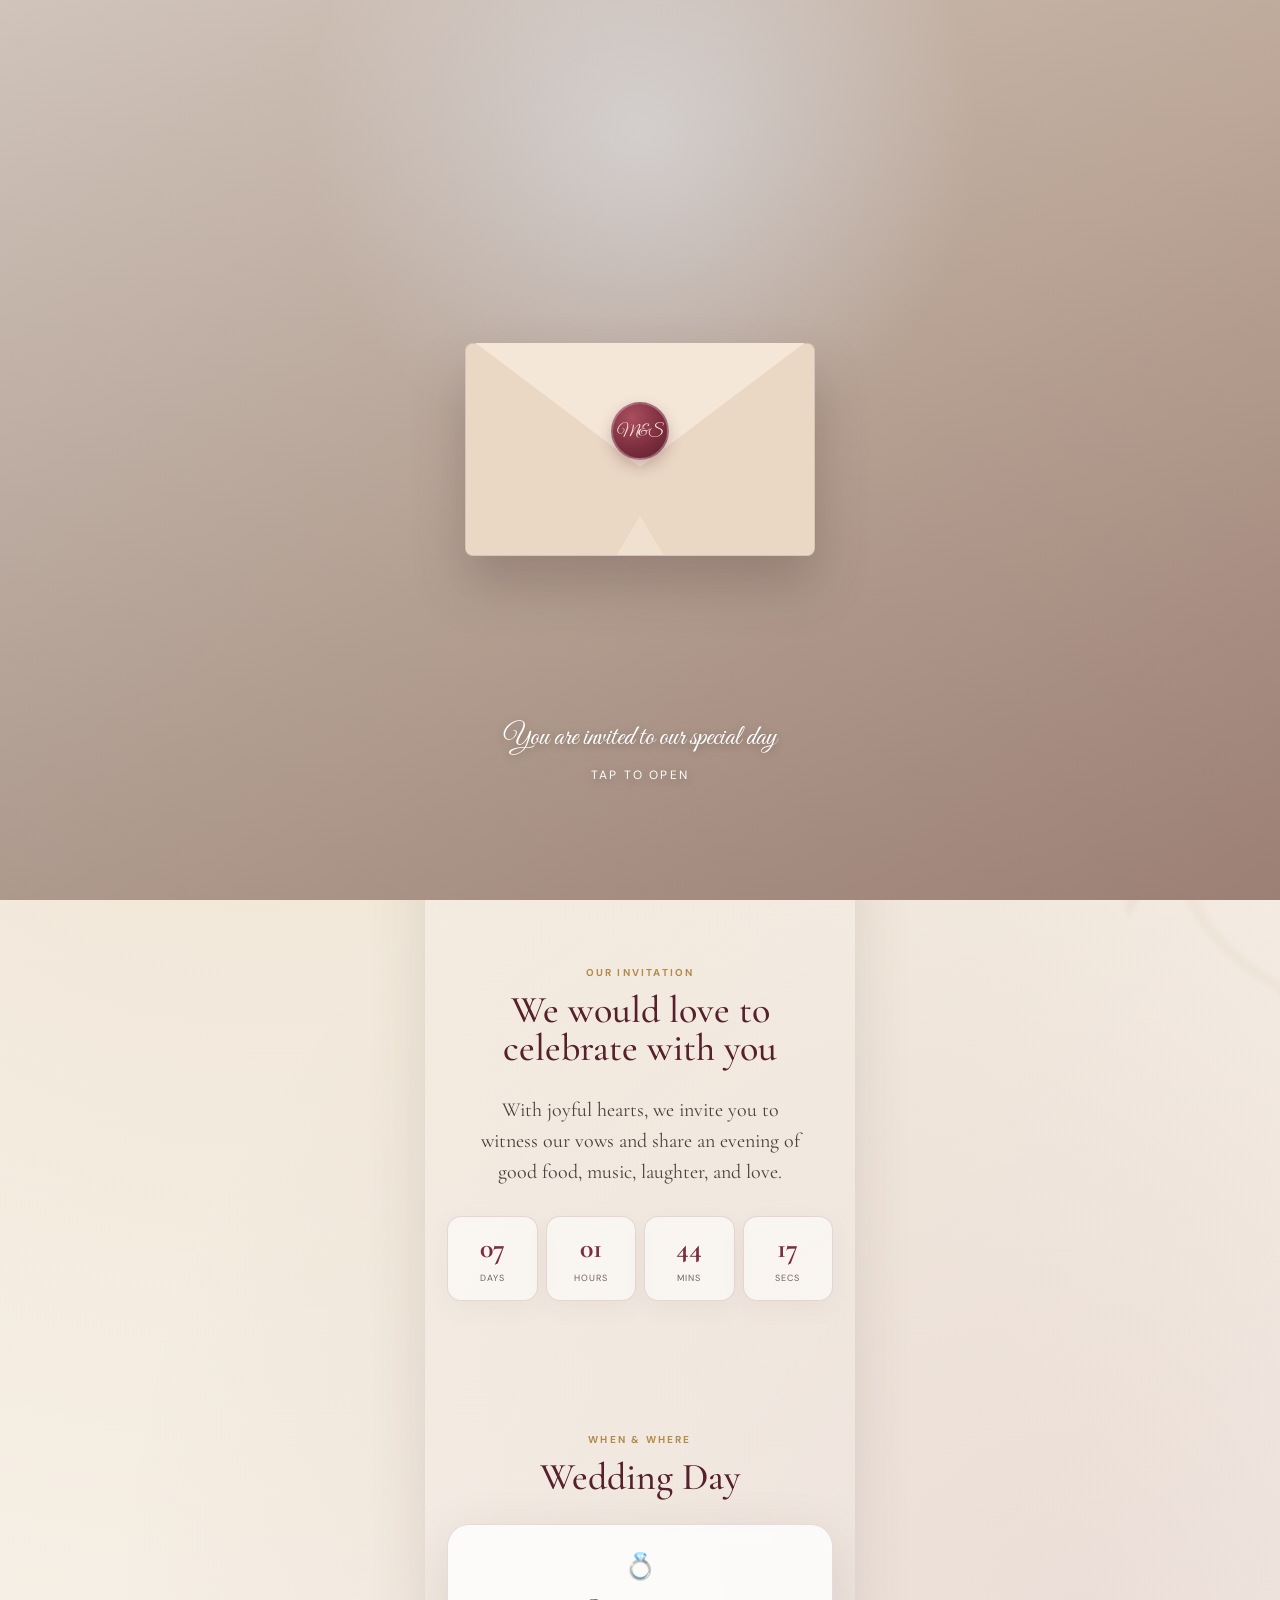
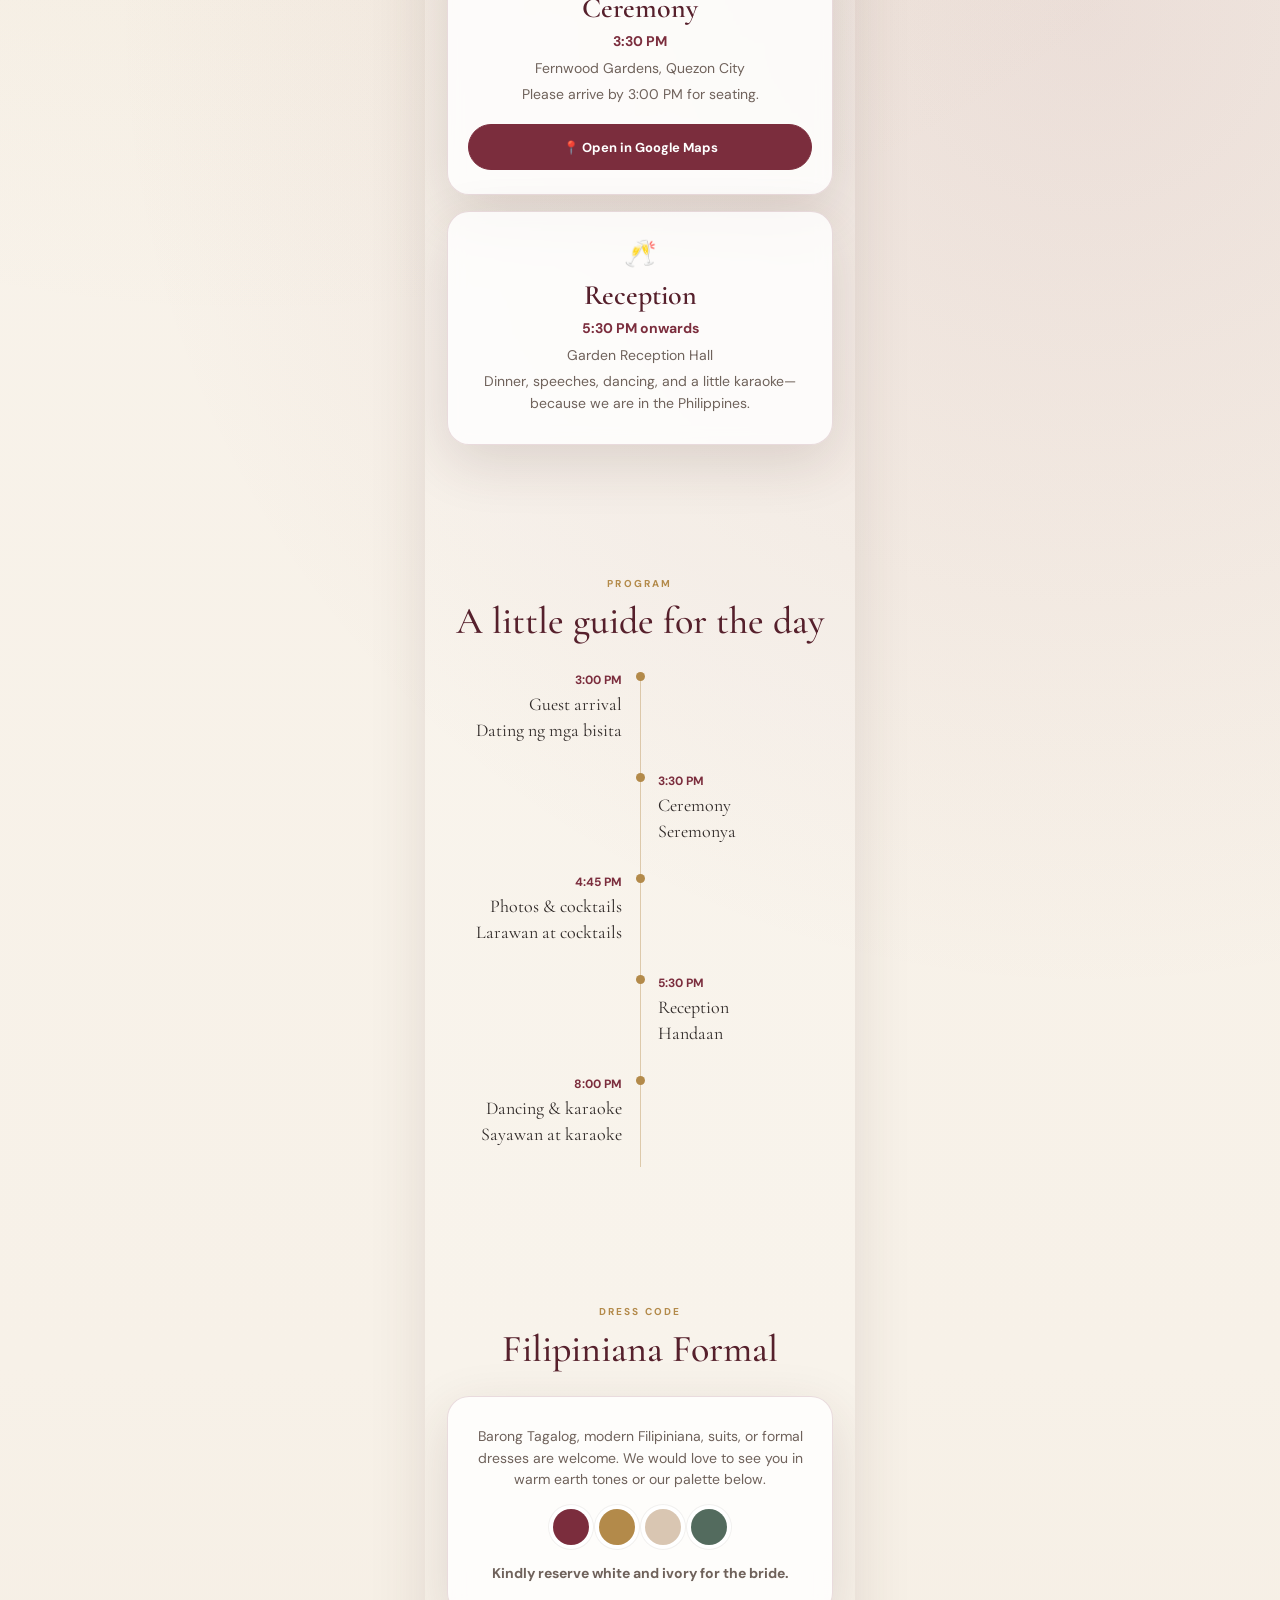
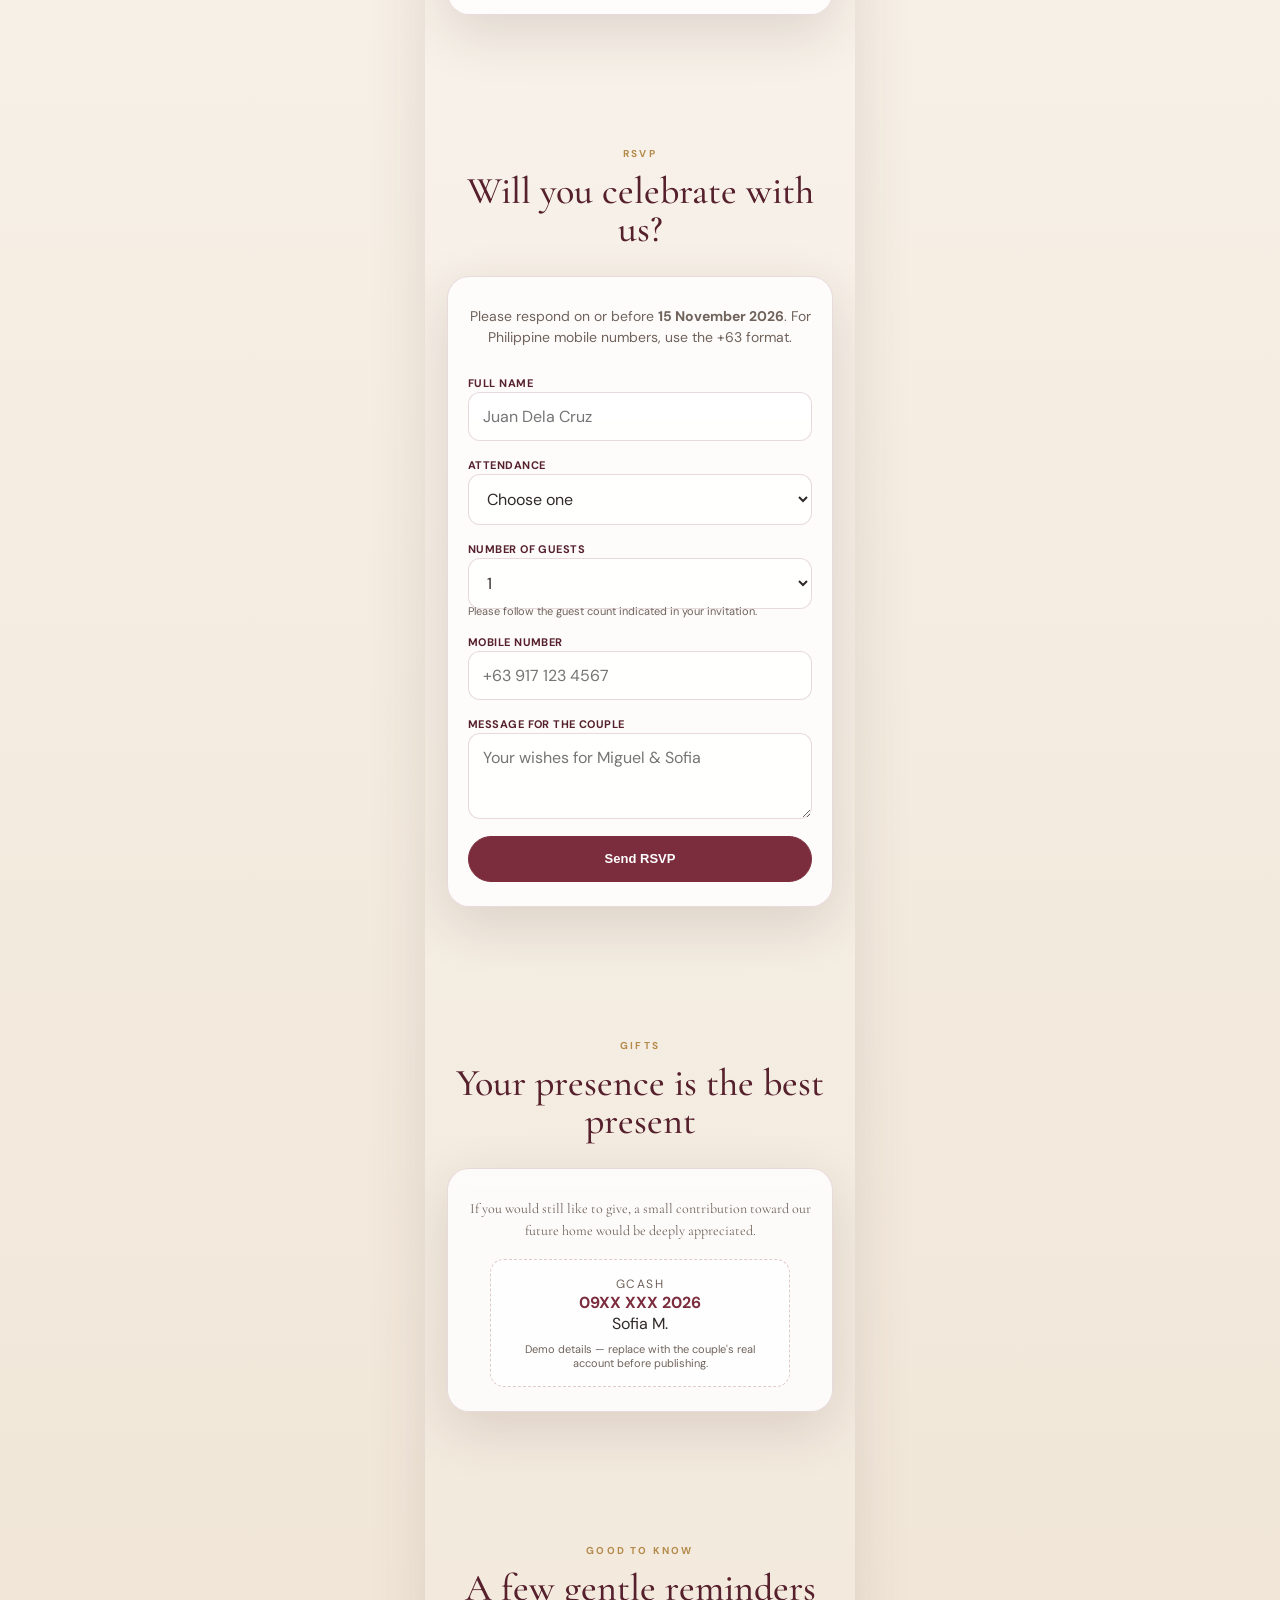
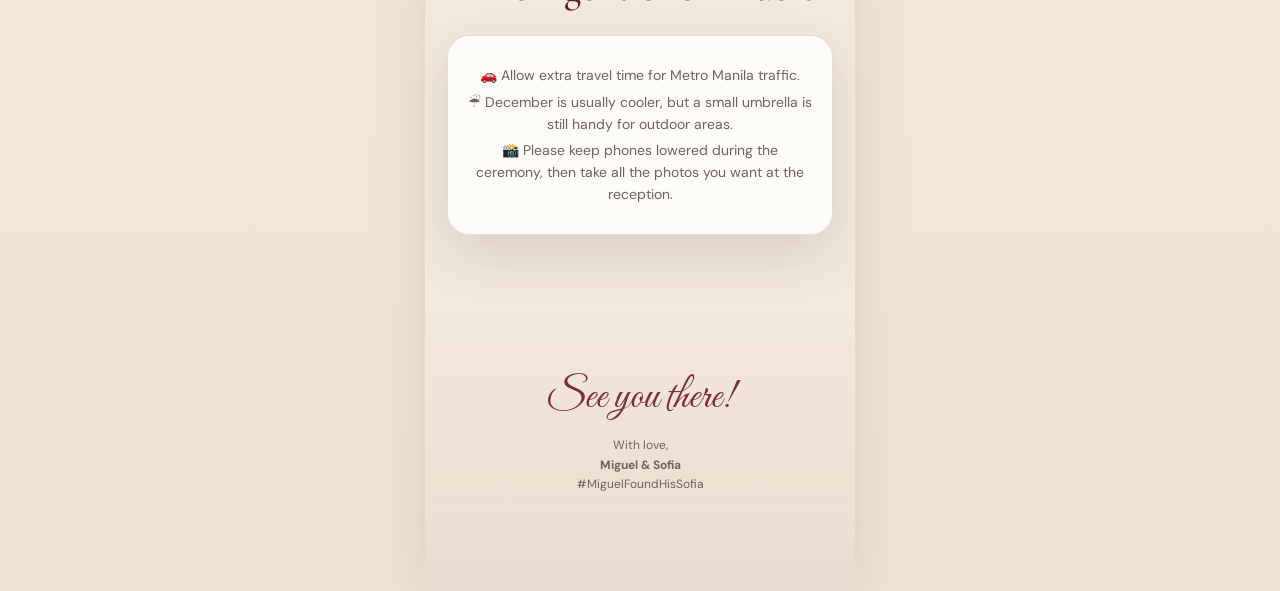
<file: temp/11/index.html>
<!DOCTYPE html>
<html lang="en">
<head>
  <meta charset="UTF-8" />
  <meta name="viewport" content="width=device-width, initial-scale=1, maximum-scale=1" />
  <meta name="theme-color" content="#f7f1e8" />
  <title>Miguel & Sofia — Wedding Invitation</title>
  <meta name="description" content="You are warmly invited to celebrate the wedding of Miguel and Sofia in Quezon City, Philippines." />
  <link rel="preconnect" href="https://fonts.googleapis.com">
  <link rel="preconnect" href="https://fonts.gstatic.com" crossorigin>
  <link href="https://fonts.googleapis.com/css2?family=Cormorant+Garamond:ital,wght@0,400;0,500;0,600;1,500&family=DM+Sans:wght@400;500;600&family=Great+Vibes&display=swap" rel="stylesheet">
  <style>
    :root {
      --cream: #f7f1e8;
      --cream-2: #eee4d5;
      --wine: #7b2d3d;
      --wine-dark: #56202c;
      --gold: #b38a4a;
      --ink: #2f2927;
      --muted: #6f625b;
      --card: rgba(255,255,255,.80);
      --line: rgba(123,45,61,.16);
      --shadow: 0 18px 55px rgba(72, 44, 38, .14);
    }

    * { box-sizing: border-box; }
    html { scroll-behavior: smooth; }
    body {
      margin: 0;
      background:
        radial-gradient(circle at 20% 10%, rgba(179,138,74,.14), transparent 28%),
        radial-gradient(circle at 85% 30%, rgba(123,45,61,.10), transparent 25%),
        linear-gradient(180deg, #f9f4ec 0%, var(--cream) 55%, #efe3d3 100%);
      color: var(--ink);
      font-family: "DM Sans", system-ui, sans-serif;
      min-height: 100vh;
    }

    body::before, body::after {
      content: "";
      position: fixed;
      width: 260px;
      height: 260px;
      border-radius: 50%;
      pointer-events: none;
      filter: blur(2px);
      opacity: .22;
      z-index: -1;
      background:
        radial-gradient(ellipse at 50% 15%, transparent 45%, rgba(123,45,61,.20) 47% 50%, transparent 52%),
        radial-gradient(ellipse at 20% 50%, transparent 45%, rgba(179,138,74,.25) 47% 50%, transparent 52%);
    }
    body::before { top: -80px; left: -110px; transform: rotate(28deg); }
    body::after { bottom: -100px; right: -100px; transform: rotate(208deg); }

    .shell {
      width: min(100%, 430px);
      margin: 0 auto;
      min-height: 100vh;
      background: rgba(255,255,255,.15);
      box-shadow: 0 0 55px rgba(75, 50, 42, .12);
      overflow: hidden;
      position: relative;
    }

    .lang {
      position: fixed;
      top: 14px;
      right: max(14px, calc((100vw - 430px)/2 + 14px));
      z-index: 40;
      border: 1px solid rgba(123,45,61,.18);
      background: rgba(255,255,255,.84);
      backdrop-filter: blur(12px);
      border-radius: 999px;
      padding: 8px 12px;
      font-size: 12px;
      font-weight: 700;
      letter-spacing: .06em;
      color: var(--wine-dark);
      cursor: pointer;
      box-shadow: 0 8px 20px rgba(72,44,38,.08);
    }

    .opening {
      position: fixed;
      inset: 0;
      z-index: 100;
      display: grid;
      place-items: center;
      background:
        linear-gradient(rgba(39, 22, 24, .18), rgba(39, 22, 24, .28)),
        radial-gradient(circle at 50% 15%, rgba(255,255,255,.9), transparent 34%),
        linear-gradient(145deg, #f5eadf, #dfc9b6 55%, #c9a899);
      transition: opacity .7s ease, visibility .7s ease;
    }
    .opening.hidden { opacity: 0; visibility: hidden; }

    .envelope {
      width: min(86vw, 350px);
      aspect-ratio: 1.35;
      position: relative;
      filter: drop-shadow(0 28px 26px rgba(55, 29, 33, .22));
      transform: translateY(-24px);
    }
    .envelope-base {
      position: absolute;
      inset: 18% 0 0;
      border-radius: 8px;
      background: #efe0cf;
      border: 1px solid rgba(86,32,44,.15);
      overflow: hidden;
    }
    .envelope-base::before, .envelope-base::after {
      content: "";
      position: absolute;
      width: 70%;
      height: 100%;
      bottom: -10%;
      background: #ead7c4;
    }
    .envelope-base::before { left: -18%; transform: rotate(31deg); }
    .envelope-base::after { right: -18%; transform: rotate(-31deg); }
    .flap {
      position: absolute;
      left: 3%; right: 3%; top: 18%;
      height: 52%;
      background: #f4e7d8;
      clip-path: polygon(0 0, 100% 0, 50% 92%);
      filter: drop-shadow(0 4px 2px rgba(67,40,37,.05));
    }
    .seal {
      position: absolute;
      left: 50%; top: 52%;
      transform: translate(-50%, -50%);
      width: 58px; height: 58px;
      border-radius: 50%;
      display: grid;
      place-items: center;
      color: #f8e9db;
      background: radial-gradient(circle at 35% 25%, #a94e5f, var(--wine) 60%, #5b1f2e);
      border: 2px solid rgba(255,255,255,.28);
      font-family: "Great Vibes", cursive;
      /* font-size: 26px; */
      font-size: 16px;
      box-shadow: 0 6px 14px rgba(85, 28, 41, .25);
    }
    .opening-copy {
      position: absolute;
      left: 50%; bottom: 13%;
      transform: translateX(-50%);
      width: min(84vw, 330px);
      text-align: center;
      color: #fff;
      text-shadow: 0 2px 10px rgba(0,0,0,.25);
    }
    .opening-copy .script { font-family: "Great Vibes", cursive; font-size: 28px; }
    .opening-copy .tap { margin-top: 12px; font-size: 12px; letter-spacing: .18em; text-transform: uppercase; }

    .hero {
      min-height: 100svh;
      padding: 100px 26px 58px;
      display: flex;
      flex-direction: column;
      justify-content: center;
      align-items: center;
      text-align: center;
      position: relative;
      isolation: isolate;
    }
    .hero::before {
      content: "";
      position: absolute;
      inset: 0;
      z-index: -1;
      background:
        linear-gradient(180deg, rgba(247,241,232,.15), rgba(247,241,232,.78)),
        repeating-radial-gradient(ellipse at 50% 0%, rgba(123,45,61,.045) 0 1px, transparent 1px 7px);
    }
    .eyebrow { font-size: 11px; letter-spacing: .25em; text-transform: uppercase; color: var(--gold); font-weight: 700; }
    .names {
      margin: 26px 0 8px;
      font-family: "Great Vibes", cursive;
      font-size: clamp(58px, 16vw, 78px);
      line-height: .92;
      color: var(--wine);
      font-weight: 400;
    }
    .amp { display: block; font-size: .58em; margin: 12px 0; color: var(--gold); }
    .hero-line { width: 54px; height: 1px; background: var(--gold); margin: 22px auto; }
    .hero-date { font-family: "Cormorant Garamond", serif; font-size: 20px; letter-spacing: .07em; }
    .hero-place { margin-top: 6px; color: var(--muted); font-size: 13px; }
    .scroll-hint { margin-top: 44px; font-size: 10px; letter-spacing: .16em; text-transform: uppercase; color: var(--muted); }

    section.content { padding: 66px 22px; }
    .section-kicker { text-align: center; color: var(--gold); font-size: 10px; letter-spacing: .22em; text-transform: uppercase; font-weight: 700; }
    h2 {
      text-align: center;
      font-family: "Cormorant Garamond", serif;
      font-weight: 500;
      font-size: 38px;
      line-height: 1;
      margin: 12px 0 28px;
      color: var(--wine-dark);
    }
    .intro {
      font-family: "Cormorant Garamond", serif;
      font-size: 20px;
      line-height: 1.55;
      text-align: center;
      max-width: 330px;
      margin: 0 auto;
      color: #4a403c;
    }

    .countdown {
      display: grid;
      grid-template-columns: repeat(4, 1fr);
      gap: 8px;
      margin-top: 28px;
    }
    .count-box {
      padding: 14px 5px;
      border: 1px solid var(--line);
      border-radius: 14px;
      text-align: center;
      background: rgba(255,255,255,.55);
      box-shadow: 0 8px 25px rgba(90,60,50,.05);
    }
    .count-box strong { display: block; font-family: "Cormorant Garamond", serif; font-size: 28px; color: var(--wine); }
    .count-box span { font-size: 9px; letter-spacing: .12em; text-transform: uppercase; color: var(--muted); }

    .card {
      background: var(--card);
      border: 1px solid var(--line);
      border-radius: 22px;
      padding: 24px 20px;
      box-shadow: var(--shadow);
      backdrop-filter: blur(8px);
      margin-top: 16px;
    }
    .event-icon { font-size: 26px; text-align: center; margin-bottom: 8px; }
    .card h3 { font-family: "Cormorant Garamond", serif; color: var(--wine-dark); text-align: center; font-size: 28px; margin: 6px 0; font-weight: 600; }
    .card p { text-align: center; margin: 5px 0; color: var(--muted); line-height: 1.55; font-size: 14px; }
    .card .time { color: var(--wine); font-weight: 700; }

    .btn-row { display: grid; gap: 10px; margin-top: 18px; }
    .btn {
      display: inline-flex;
      align-items: center;
      justify-content: center;
      min-height: 46px;
      border-radius: 999px;
      border: 1px solid var(--wine);
      padding: 0 18px;
      text-decoration: none;
      font-size: 13px;
      font-weight: 700;
      cursor: pointer;
      transition: .2s ease;
    }
    .btn.primary { background: var(--wine); color: white; }
    .btn.secondary { color: var(--wine); background: rgba(255,255,255,.7); }
    .btn:hover { transform: translateY(-1px); box-shadow: 0 8px 18px rgba(86,32,44,.12); }

    .timeline { position: relative; margin-top: 28px; }
    .timeline::before { content: ""; position: absolute; left: 50%; top: 6px; bottom: 6px; width: 1px; background: rgba(179,138,74,.4); }
    .timeline-item { position: relative; width: 50%; padding: 0 18px 28px; }
    .timeline-item:nth-child(odd) { text-align: right; }
    .timeline-item:nth-child(even) { margin-left: 50%; text-align: left; }
    .timeline-item::after { content: ""; width: 9px; height: 9px; border-radius: 50%; background: var(--gold); position: absolute; top: 4px; }
    .timeline-item:nth-child(odd)::after { right: -5px; }
    .timeline-item:nth-child(even)::after { left: -4px; }
    .timeline-item b { color: var(--wine); font-size: 12px; }
    .timeline-item span { display: block; margin-top: 4px; font-family: "Cormorant Garamond", serif; font-size: 18px; }

    .dress-swatches { display: flex; justify-content: center; gap: 10px; margin: 18px 0; }
    .swatch { width: 36px; height: 36px; border-radius: 50%; box-shadow: 0 0 0 4px #fff, 0 0 0 5px rgba(0,0,0,.05); }
    .s1 { background: #7b2d3d; } .s2 { background: #b38a4a; } .s3 { background: #d9c6b2; } .s4 { background: #536b5e; }

    .rsvp-form { display: grid; gap: 12px; margin-top: 22px; }
    label { font-size: 11px; font-weight: 700; letter-spacing: .04em; color: var(--wine-dark); }
    input, select, textarea {
      width: 100%;
      border: 1px solid rgba(123,45,61,.18);
      background: rgba(255,255,255,.82);
      border-radius: 12px;
      padding: 13px 14px;
      color: var(--ink);
      font: inherit;
      outline: none;
    }
    input:focus, select:focus, textarea:focus { border-color: var(--gold); box-shadow: 0 0 0 3px rgba(179,138,74,.12); }
    textarea { min-height: 86px; resize: vertical; }
    .field-note { font-size: 11px; color: var(--muted); margin-top: -5px; }
    .success { display: none; margin-top: 14px; padding: 14px; border-radius: 12px; background: #eef7ef; color: #35613a; font-size: 13px; line-height: 1.5; }

    .gift-note {
      font-family: "Cormorant Garamond", serif;
      font-size: 18px;
      line-height: 1.5;
      text-align: center;
      color: #4a403c;
    }
    .gcash {
      margin: 18px auto 0;
      width: min(100%, 300px);
      text-align: center;
      padding: 16px;
      background: rgba(255,255,255,.74);
      border: 1px dashed rgba(123,45,61,.25);
      border-radius: 14px;
    }
    .gcash strong { color: var(--wine); }

    footer {
      padding: 70px 24px 85px;
      text-align: center;
      background: linear-gradient(180deg, transparent, rgba(123,45,61,.06));
    }
    footer .script { font-family: "Great Vibes", cursive; color: var(--wine); font-size: 42px; }
    footer p { color: var(--muted); font-size: 12px; line-height: 1.6; }

    .petal {
      position: fixed;
      top: -20px;
      width: 9px;
      height: 13px;
      border-radius: 70% 30% 70% 30%;
      background: rgba(123,45,61,.18);
      pointer-events: none;
      z-index: 2;
      animation: fall linear forwards;
    }
    @keyframes fall { to { transform: translate3d(var(--drift), 110vh, 0) rotate(540deg); opacity: .1; } }

    .tl { display: none; }
    body[data-lang="tl"] .en { display: none !important; }
    body[data-lang="tl"] .tl { display: initial; }
    body[data-lang="tl"] div.tl, body[data-lang="tl"] p.tl, body[data-lang="tl"] span.tl { display: block; }

    @media (prefers-reduced-motion: reduce) {
      *, *::before, *::after { scroll-behavior: auto !important; animation: none !important; transition: none !important; }
      .petal { display: none; }
    }
  </style>
</head>
<body data-lang="en">
  <button class="lang" id="langBtn" aria-label="Toggle English and Tagalog">🇵🇭 EN / TL</button>

  <div class="opening" id="opening" role="button" tabindex="0" aria-label="Open invitation">
    <div class="envelope" aria-hidden="true">
      <div class="envelope-base"></div>
      <div class="flap"></div>
      <div class="seal">M&S</div>
    </div>
    <div class="opening-copy">
      <div class="script en">You are invited to our special day</div>
      <div class="script tl">Inaanyayahan ka sa aming natatanging araw</div>
      <div class="tap en">Tap to open</div>
      <div class="tap tl">Pindutin para buksan</div>
    </div>
  </div>

  <main class="shell">
    <section class="hero">
      <div class="eyebrow en">Together with our families</div>
      <div class="eyebrow tl">Kasama ang aming mga pamilya</div>
      <h1 class="names">Miguel <span class="amp">&</span> Sofia</h1>
      <div class="hero-line"></div>
      <div class="hero-date">12 December 2026 · Saturday · 3:30 PM</div>
      <div class="hero-place">Fernwood Gardens · Quezon City, Philippines</div>
      <div class="scroll-hint en">Scroll for details ↓</div>
      <div class="scroll-hint tl">Mag-scroll para sa detalye ↓</div>
    </section>

    <section class="content">
      <div class="section-kicker en">Our invitation</div>
      <div class="section-kicker tl">Ang aming paanyaya</div>
      <h2 class="en">We would love to celebrate with you</h2>
      <h2 class="tl">Sana'y makasama ka namin sa pagdiriwang</h2>
      <p class="intro en">With joyful hearts, we invite you to witness our vows and share an evening of good food, music, laughter, and love.</p>
      <p class="intro tl">Buong puso namin kayong inaanyayahang masaksihan ang aming pag-iisang dibdib at makisalo sa isang gabing puno ng saya, pagkain, musika, tawanan, at pagmamahal.</p>

      <div class="countdown" aria-label="Countdown to wedding">
        <div class="count-box"><strong id="days">--</strong><span>Days</span></div>
        <div class="count-box"><strong id="hours">--</strong><span>Hours</span></div>
        <div class="count-box"><strong id="mins">--</strong><span>Mins</span></div>
        <div class="count-box"><strong id="secs">--</strong><span>Secs</span></div>
      </div>
    </section>

    <section class="content">
      <div class="section-kicker en">When & where</div>
      <div class="section-kicker tl">Kailan at saan</div>
      <h2 class="en">Wedding Day</h2>
      <h2 class="tl">Araw ng Kasal</h2>

      <div class="card">
        <div class="event-icon">💍</div>
        <h3 class="en">Ceremony</h3><h3 class="tl">Seremonya</h3>
        <p class="time">3:30 PM</p>
        <p>Fernwood Gardens, Quezon City</p>
        <p class="en">Please arrive by 3:00 PM for seating.</p>
        <p class="tl">Mangyaring dumating bago mag-3:00 PM para sa maayos na pag-upo.</p>
        <div class="btn-row">
          <a class="btn primary" href="https://www.google.com/maps/search/?api=1&query=Fernwood+Gardens+Quezon+City" target="_blank" rel="noopener">📍 Open in Google Maps</a>
        </div>
      </div>

      <div class="card">
        <div class="event-icon">🥂</div>
        <h3 class="en">Reception</h3><h3 class="tl">Handaan</h3>
        <p class="time">5:30 PM onwards</p>
        <p>Garden Reception Hall</p>
        <p class="en">Dinner, speeches, dancing, and a little karaoke—because we are in the Philippines.</p>
        <p class="tl">Hapunan, mensahe, sayawan, at siyempre, kaunting karaoke.</p>
      </div>
    </section>

    <section class="content">
      <div class="section-kicker en">Program</div>
      <div class="section-kicker tl">Programa</div>
      <h2 class="en">A little guide for the day</h2>
      <h2 class="tl">Gabay para sa araw na ito</h2>
      <div class="timeline">
        <div class="timeline-item"><b>3:00 PM</b><span class="en">Guest arrival</span><span class="tl">Dating ng mga bisita</span></div>
        <div class="timeline-item"><b>3:30 PM</b><span class="en">Ceremony</span><span class="tl">Seremonya</span></div>
        <div class="timeline-item"><b>4:45 PM</b><span class="en">Photos & cocktails</span><span class="tl">Larawan at cocktails</span></div>
        <div class="timeline-item"><b>5:30 PM</b><span class="en">Reception</span><span class="tl">Handaan</span></div>
        <div class="timeline-item"><b>8:00 PM</b><span class="en">Dancing & karaoke</span><span class="tl">Sayawan at karaoke</span></div>
      </div>
    </section>

    <section class="content">
      <div class="section-kicker en">Dress code</div>
      <div class="section-kicker tl">Kasuotan</div>
      <h2 class="en">Filipiniana Formal</h2>
      <h2 class="tl">Pormal na Filipiniana</h2>
      <div class="card">
        <p class="en">Barong Tagalog, modern Filipiniana, suits, or formal dresses are welcome. We would love to see you in warm earth tones or our palette below.</p>
        <p class="tl">Maaaring magsuot ng Barong Tagalog, modern Filipiniana, suit, o pormal na bestida. Mainam ang warm earth tones o ang kulay sa ibaba.</p>
        <div class="dress-swatches" aria-label="Suggested wedding colors">
          <div class="swatch s1" title="Wine"></div><div class="swatch s2" title="Antique gold"></div><div class="swatch s3" title="Champagne"></div><div class="swatch s4" title="Sage"></div>
        </div>
        <p class="en"><b>Kindly reserve white and ivory for the bride.</b></p>
        <p class="tl"><b>Hinihiling naming iwasan ang puti at ivory bilang paggalang sa bride.</b></p>
      </div>
    </section>

    <section class="content" id="rsvp">
      <div class="section-kicker">RSVP</div>
      <h2 class="en">Will you celebrate with us?</h2>
      <h2 class="tl">Makakasama ka ba namin?</h2>
      <div class="card">
        <p class="en">Please respond on or before <b>15 November 2026</b>. For Philippine mobile numbers, use the +63 format.</p>
        <p class="tl">Mangyaring sumagot bago o sa <b>15 Nobyembre 2026</b>. Gamitin ang +63 format para sa mobile number.</p>
        <form class="rsvp-form" id="rsvpForm">
          <div>
            <label for="name">FULL NAME</label>
            <input id="name" name="name" autocomplete="name" required placeholder="Juan Dela Cruz" />
          </div>
          <div>
            <label for="attendance">ATTENDANCE</label>
            <select id="attendance" name="attendance" required>
              <option value="">Choose one</option>
              <option value="Joyfully accepts">Joyfully accepts / Makakadalo</option>
              <option value="Regretfully declines">Regretfully declines / Hindi makakadalo</option>
            </select>
          </div>
          <div>
            <label for="guests">NUMBER OF GUESTS</label>
            <select id="guests" name="guests">
              <option>1</option><option>2</option><option>3</option><option>4</option>
            </select>
            <div class="field-note">Please follow the guest count indicated in your invitation.</div>
          </div>
          <div>
            <label for="mobile">MOBILE NUMBER</label>
            <input id="mobile" name="mobile" inputmode="tel" placeholder="+63 917 123 4567" />
          </div>
          <div>
            <label for="message">MESSAGE FOR THE COUPLE</label>
            <textarea id="message" name="message" placeholder="Your wishes for Miguel & Sofia"></textarea>
          </div>
          <button class="btn primary" type="submit">Send RSVP</button>
        </form>
        <div class="success" id="successBox">
          <b>RSVP prepared!</b><br />For this standalone demo, your response is saved only in this browser. Use the button below to copy it and send via Messenger, SMS, or your preferred channel.
          <div class="btn-row"><button class="btn secondary" id="copyBtn" type="button">Copy RSVP message</button></div>
        </div>
      </div>
    </section>

    <section class="content">
      <div class="section-kicker en">Gifts</div>
      <div class="section-kicker tl">Regalo</div>
      <h2 class="en">Your presence is the best present</h2>
      <h2 class="tl">Ang inyong presensya ang pinakamahalagang regalo</h2>
      <div class="card">
        <p class="gift-note en">If you would still like to give, a small contribution toward our future home would be deeply appreciated.</p>
        <p class="gift-note tl">Kung nais pa rin ninyong magbigay, lubos naming pahahalagahan ang munting ambag para sa aming magiging tahanan.</p>
        <div class="gcash">
          <div style="font-size:12px; letter-spacing:.12em; text-transform:uppercase; color:var(--muted)">GCash</div>
          <strong>09XX XXX 2026</strong><br />Sofia M.
          <div class="field-note" style="margin-top:8px">Demo details — replace with the couple's real account before publishing.</div>
        </div>
      </div>
    </section>

    <section class="content">
      <div class="section-kicker en">Good to know</div>
      <div class="section-kicker tl">Mahalagang paalala</div>
      <h2 class="en">A few gentle reminders</h2>
      <h2 class="tl">Ilang munting paalala</h2>
      <div class="card">
        <p class="en">🚗 Allow extra travel time for Metro Manila traffic.</p>
        <p class="tl">🚗 Maglaan ng dagdag na oras dahil sa trapiko sa Metro Manila.</p>
        <p class="en">☔ December is usually cooler, but a small umbrella is still handy for outdoor areas.</p>
        <p class="tl">☔ Mas malamig karaniwan ang Disyembre, ngunit mainam pa ring may dalang maliit na payong.</p>
        <p class="en">📸 Please keep phones lowered during the ceremony, then take all the photos you want at the reception.</p>
        <p class="tl">📸 Iwasan muna ang paggamit ng phone sa seremonya; pagkatapos ay malaya nang kumuha ng litrato sa handaan.</p>
      </div>
    </section>

    <footer>
      <div class="script">See you there!</div>
      <p class="en">With love,<br /><b>Miguel & Sofia</b><br />#MiguelFoundHisSofia</p>
      <p class="tl">Nagmamahal,<br /><b>Miguel & Sofia</b><br />#MiguelFoundHisSofia</p>
    </footer>
  </main>

  <script>
    const opening = document.getElementById('opening');
    function openInvite() {
      opening.classList.add('hidden');
      setTimeout(() => opening.remove(), 750);
      sprinklePetals();
    }
    opening.addEventListener('click', openInvite);
    opening.addEventListener('keydown', (e) => {
      if (e.key === 'Enter' || e.key === ' ') openInvite();
    });

    const langBtn = document.getElementById('langBtn');
    langBtn.addEventListener('click', () => {
      document.body.dataset.lang = document.body.dataset.lang === 'en' ? 'tl' : 'en';
    });

    // Wedding date in Philippine Time (UTC+8)
    const wedding = new Date('2026-12-12T15:30:00+08:00').getTime();
    const ids = ['days', 'hours', 'mins', 'secs'];
    function updateCountdown() {
      let diff = Math.max(0, wedding - Date.now());
      const d = Math.floor(diff / 86400000); diff %= 86400000;
      const h = Math.floor(diff / 3600000); diff %= 3600000;
      const m = Math.floor(diff / 60000); diff %= 60000;
      const s = Math.floor(diff / 1000);
      [d,h,m,s].forEach((n,i) => document.getElementById(ids[i]).textContent = String(n).padStart(2,'0'));
    }
    updateCountdown(); setInterval(updateCountdown, 1000);

    let rsvpText = '';
    const form = document.getElementById('rsvpForm');
    const successBox = document.getElementById('successBox');
    form.addEventListener('submit', (e) => {
      e.preventDefault();
      const data = Object.fromEntries(new FormData(form).entries());
      rsvpText = `RSVP for Miguel & Sofia — Dec 12, 2026\nName: ${data.name}\nAttendance: ${data.attendance}\nGuests: ${data.guests}\nMobile: ${data.mobile || 'Not provided'}\nMessage: ${data.message || '—'}`;
      localStorage.setItem('miguel_sofia_rsvp', JSON.stringify({...data, savedAt: new Date().toISOString()}));
      successBox.style.display = 'block';
      successBox.scrollIntoView({ behavior: 'smooth', block: 'center' });
    });

    document.getElementById('copyBtn').addEventListener('click', async () => {
      if (!rsvpText) return;
      try {
        await navigator.clipboard.writeText(rsvpText);
        document.getElementById('copyBtn').textContent = 'Copied ✓';
      } catch {
        prompt('Copy your RSVP:', rsvpText);
      }
    });

    function sprinklePetals() {
      if (window.matchMedia('(prefers-reduced-motion: reduce)').matches) return;
      for (let i = 0; i < 18; i++) {
        const p = document.createElement('i');
        p.className = 'petal';
        p.style.left = Math.random() * 100 + 'vw';
        p.style.setProperty('--drift', (Math.random() * 120 - 60) + 'px');
        p.style.animationDuration = (5 + Math.random() * 4) + 's';
        p.style.animationDelay = (Math.random() * 1.4) + 's';
        document.body.appendChild(p);
        setTimeout(() => p.remove(), 10000);
      }
    }
  </script>
</body>
</html>
</file>
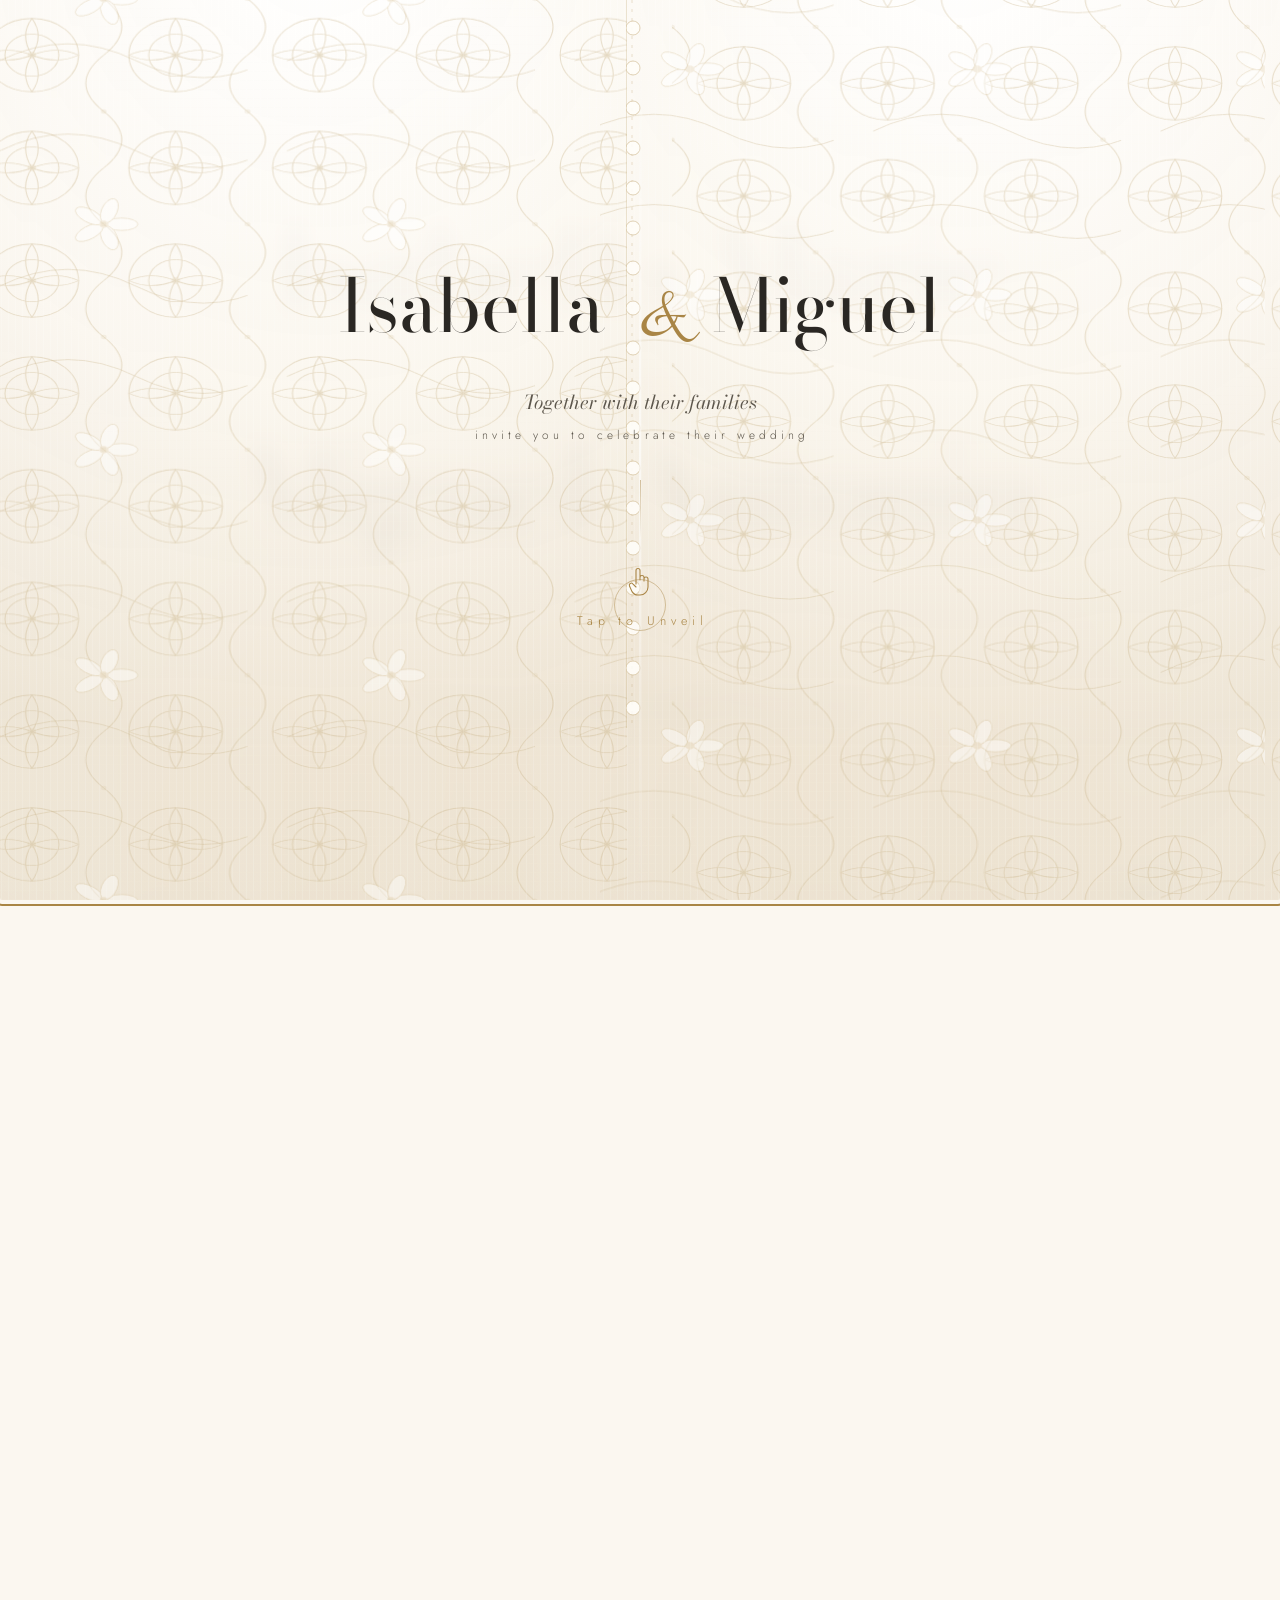
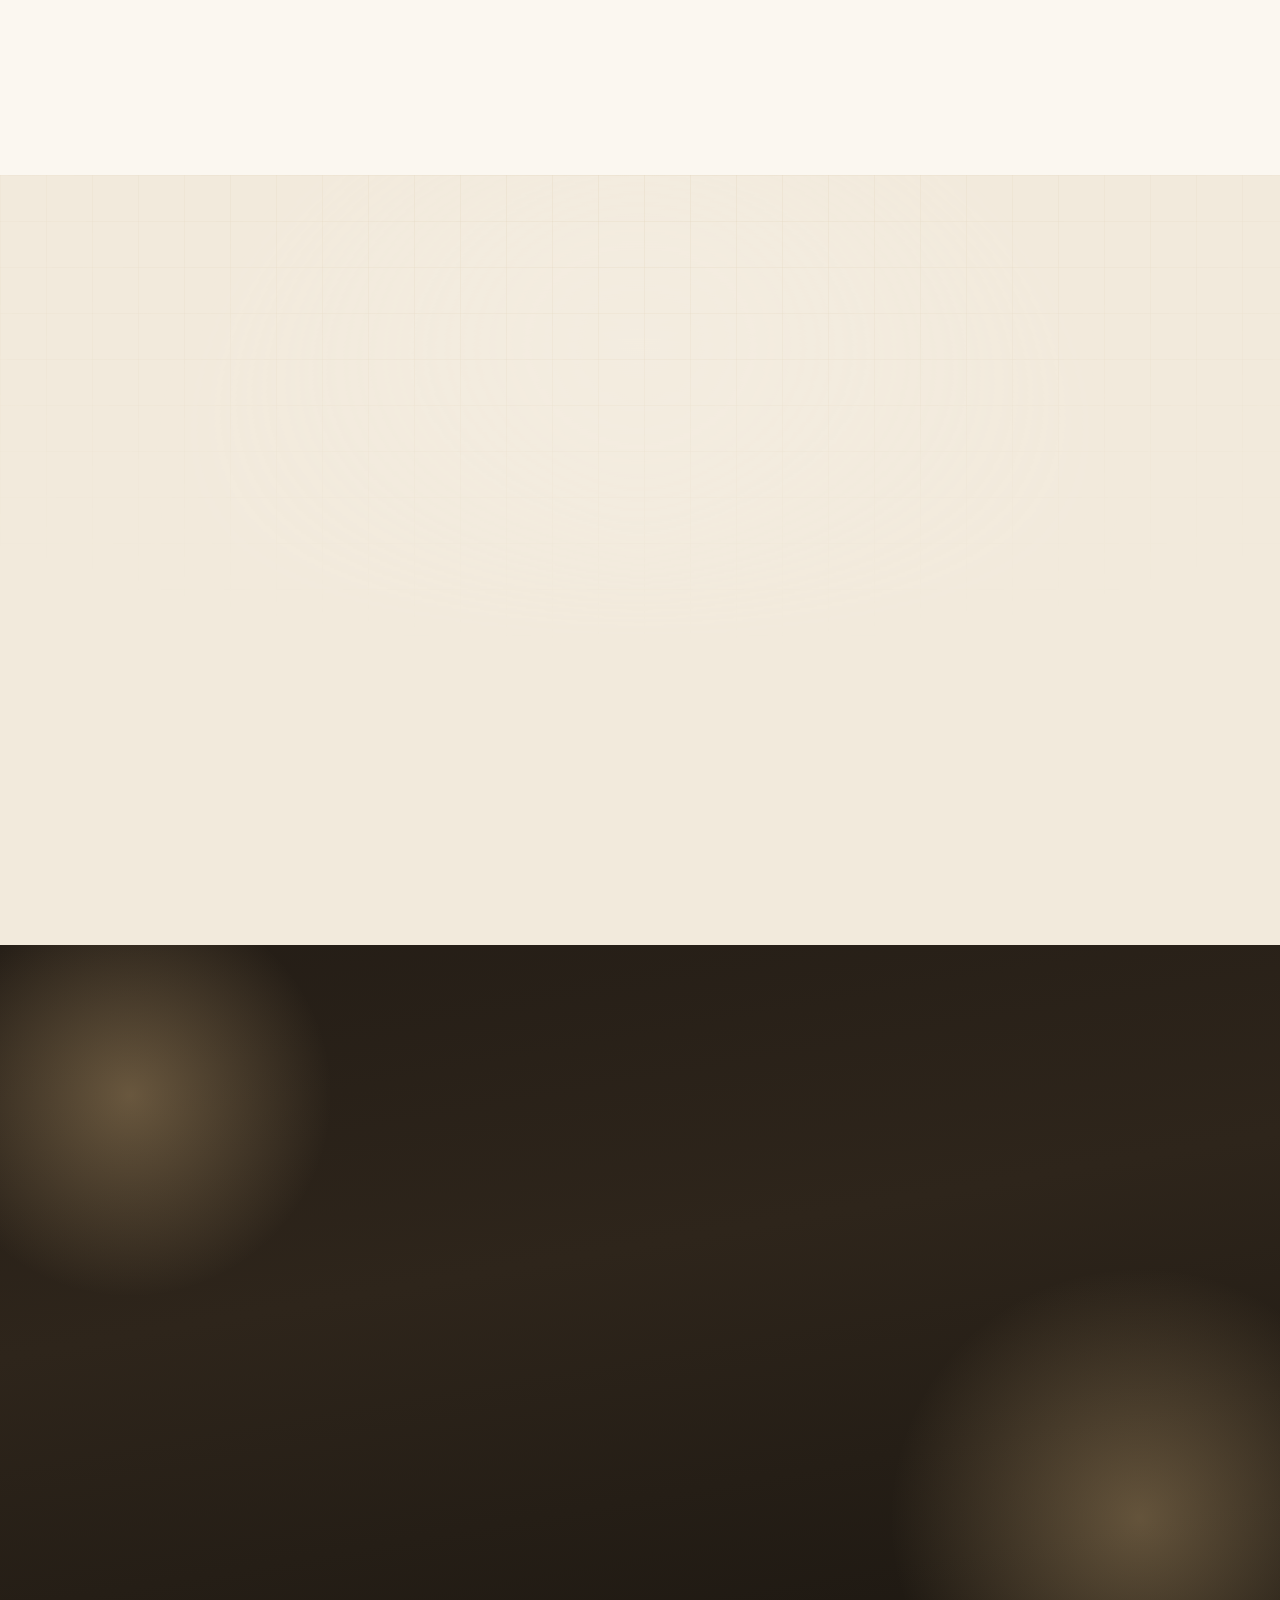
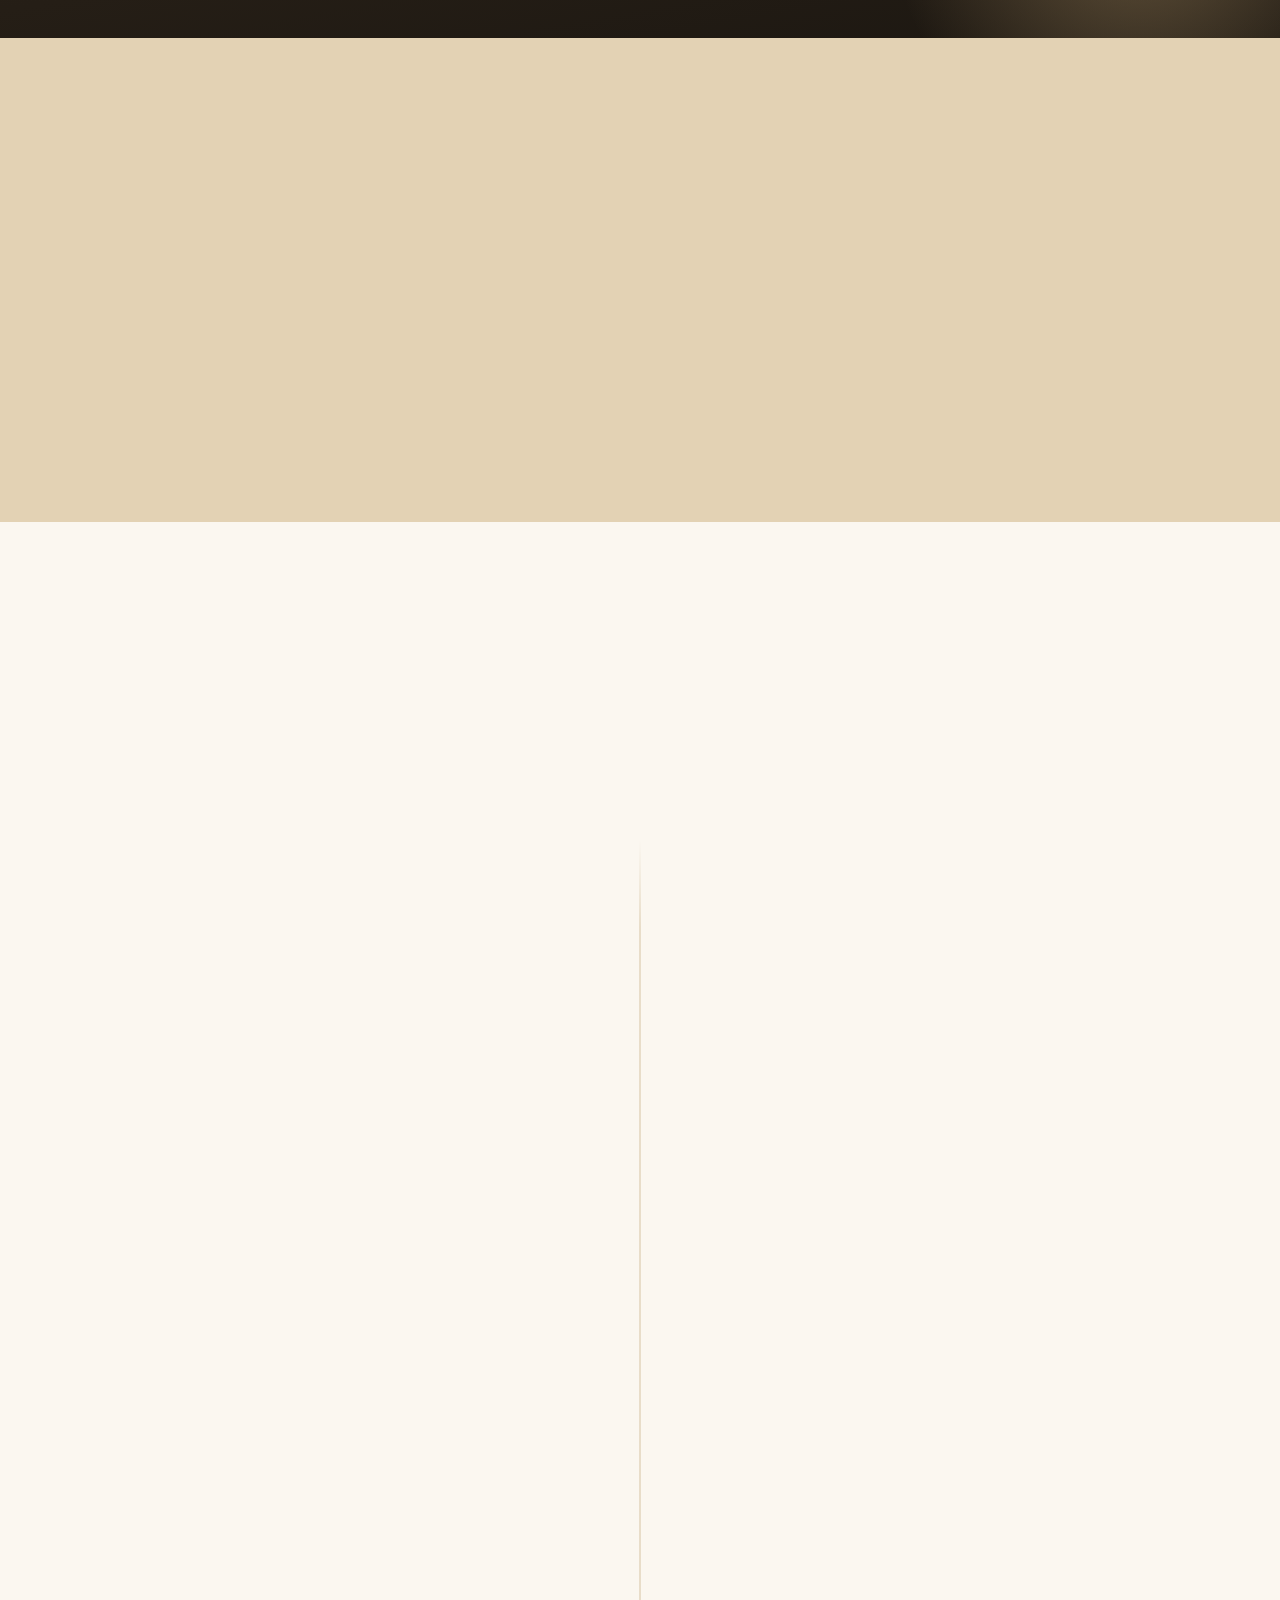
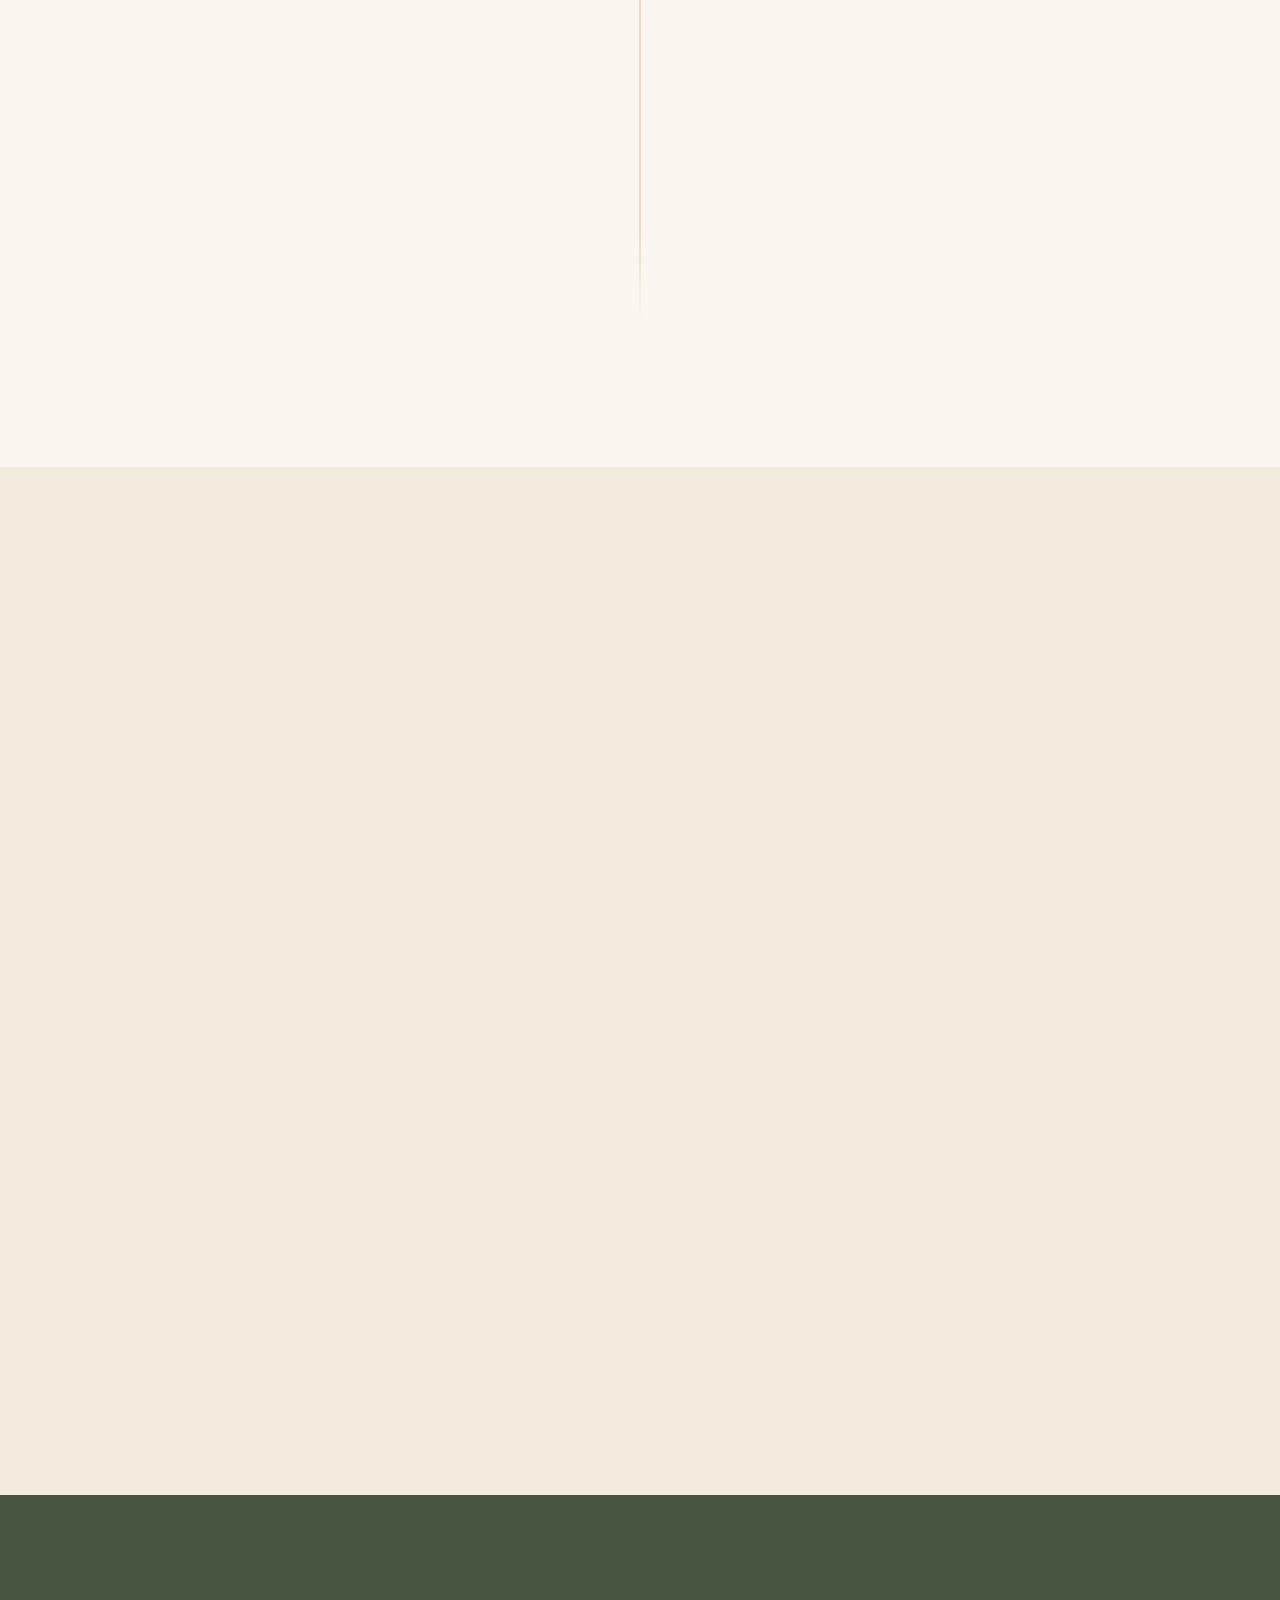
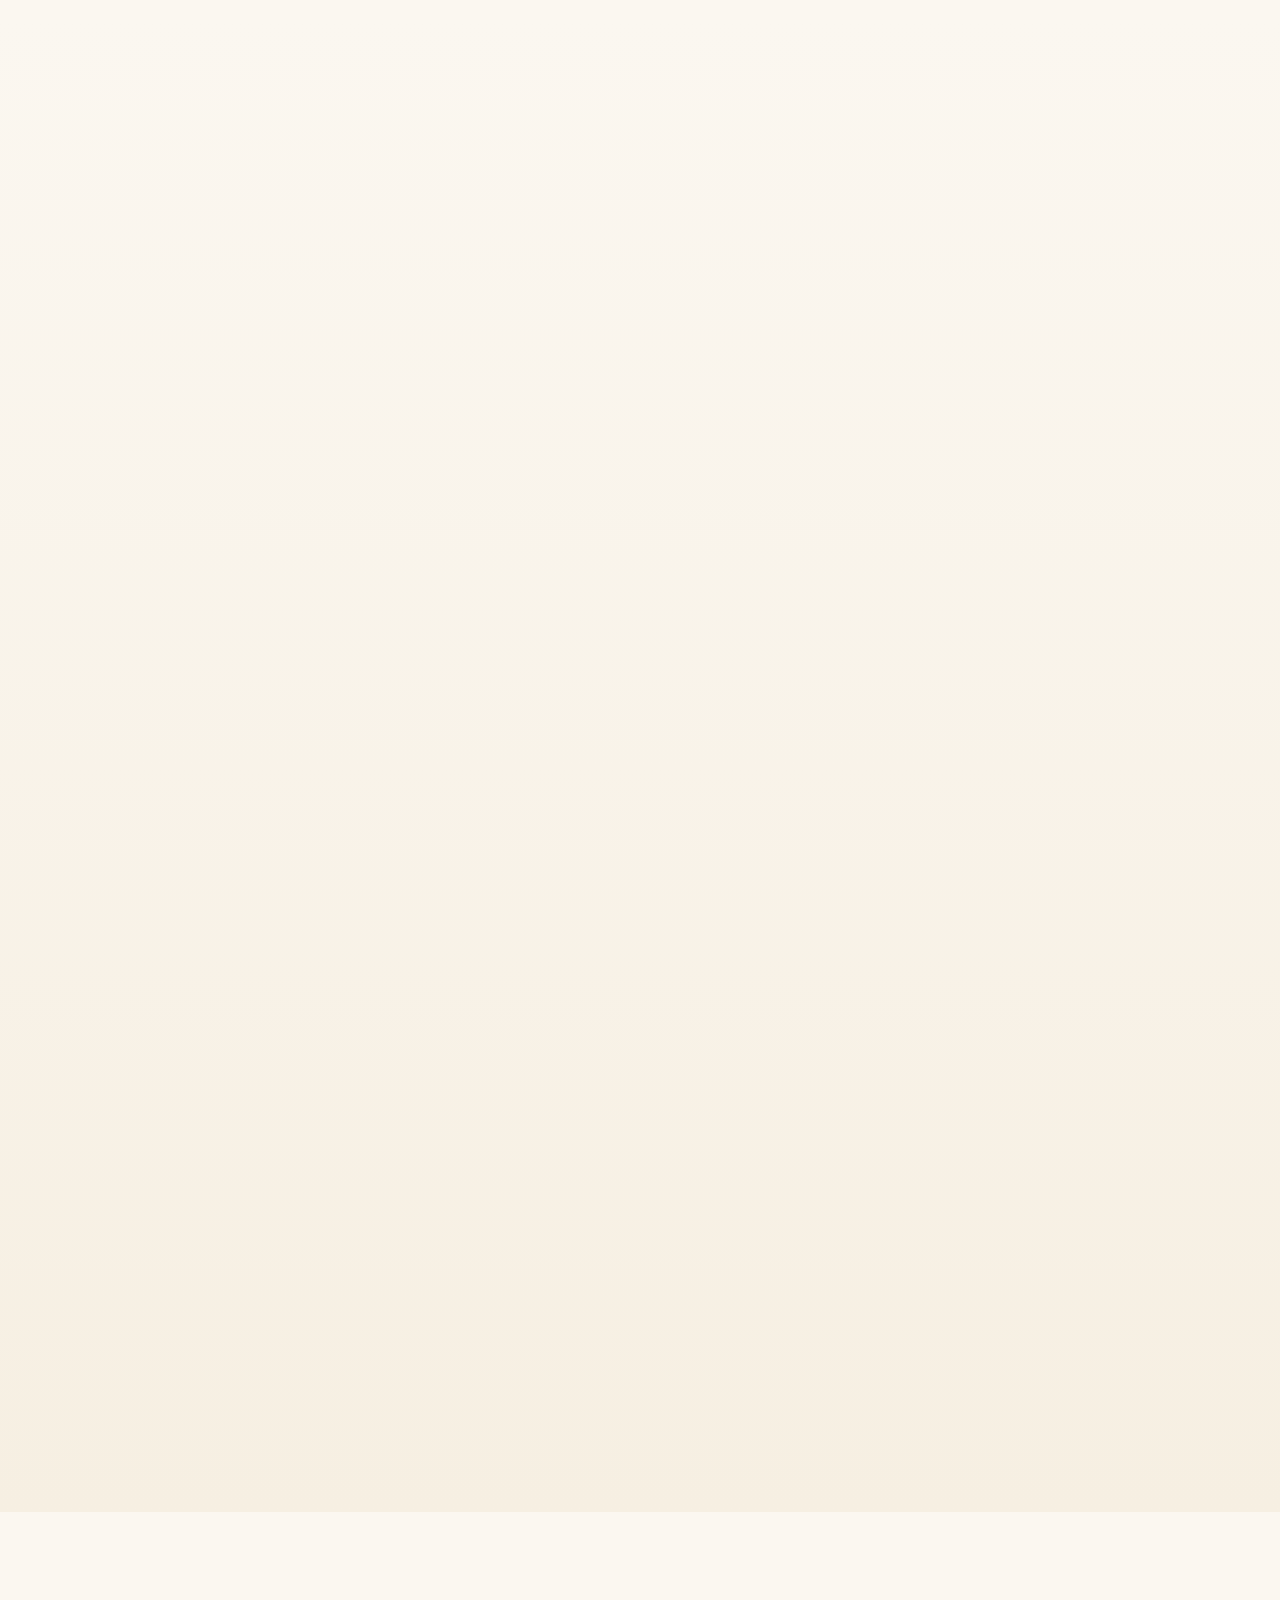
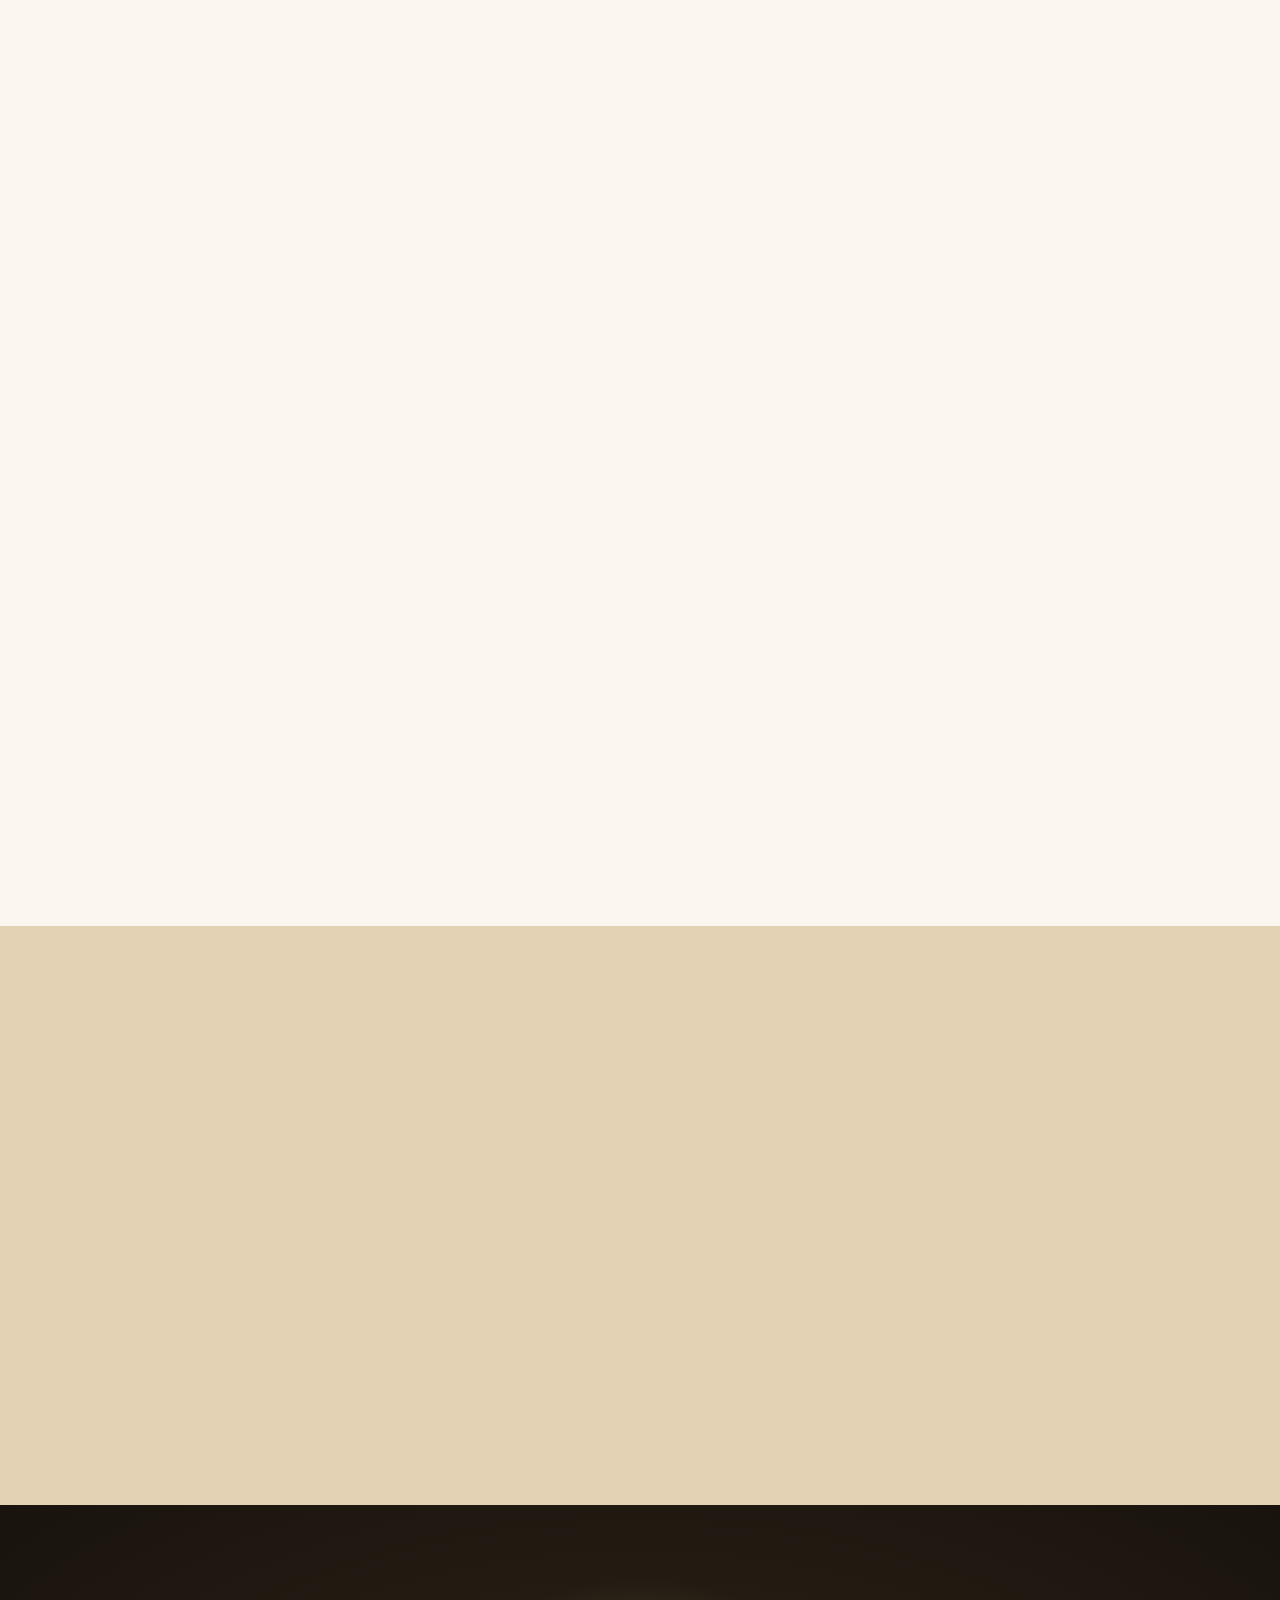
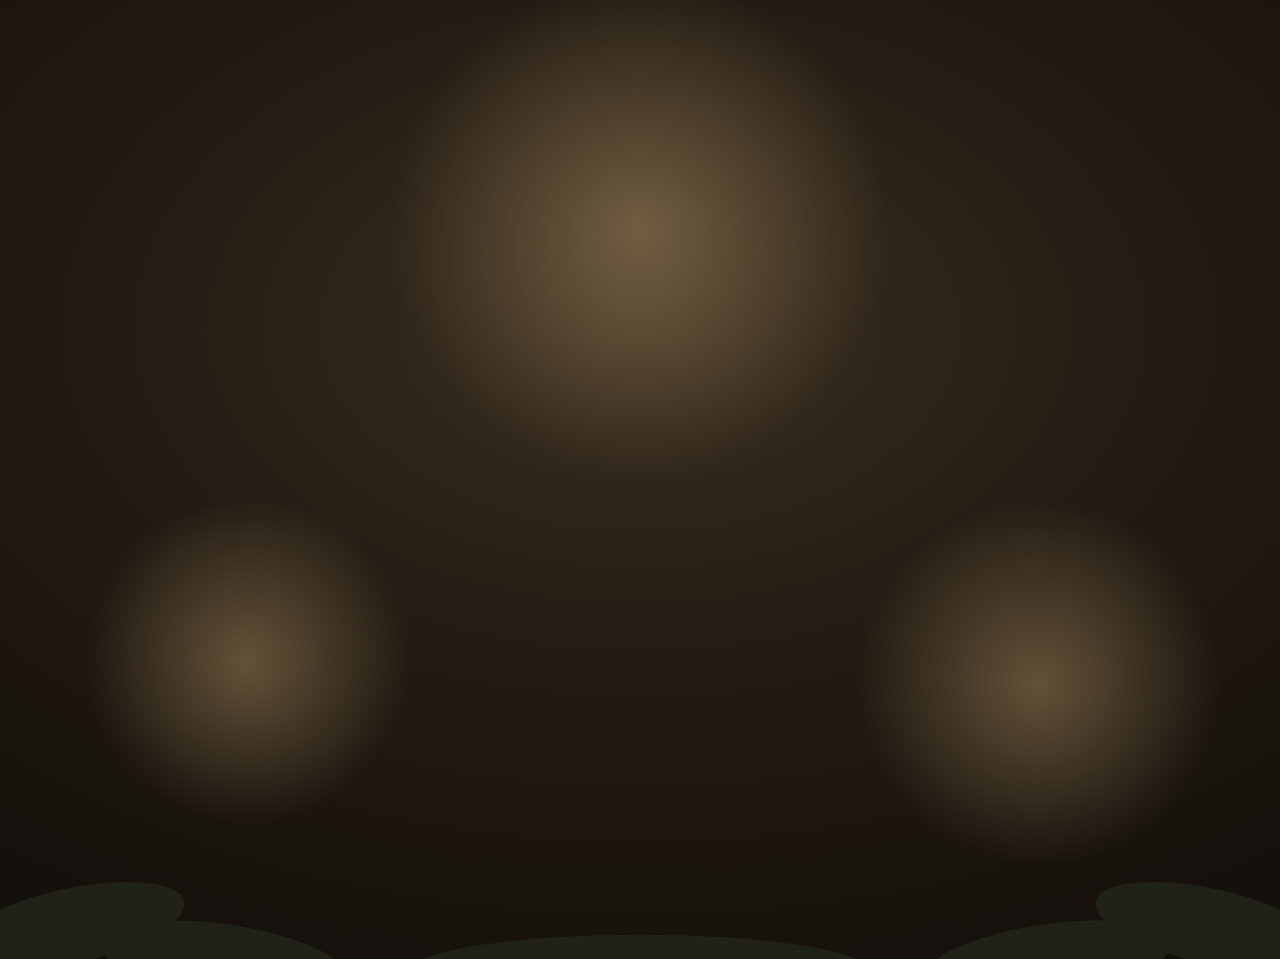
<file: temp/12/index.html>
<!DOCTYPE html>
<html lang="en">
<head>
<meta charset="utf-8">
<meta name="viewport" content="width=device-width, initial-scale=1, viewport-fit=cover">
<title>Isabella &amp; Miguel — 12 December 2026</title>
<meta name="description" content="Isabella Marie Santos and Miguel Antonio Reyes invite you to their wedding. San Agustin Church, Intramuros — 12 December 2026.">
<meta name="theme-color" content="#FBF7F0">
<link rel="preconnect" href="https://fonts.googleapis.com">
<link rel="preconnect" href="https://fonts.gstatic.com" crossorigin>
<link href="https://fonts.googleapis.com/css2?family=Bodoni+Moda:ital,opsz,wght@0,6..96,400;0,6..96,500;1,6..96,400&family=Italianno&family=Jost:wght@300;400;500&display=swap" rel="stylesheet">
<style>
/* ============================================================
   TOKENS
   ============================================================ */
:root{
  --ivory:#FBF7F0;
  --paper:#F2EADC;
  --champagne:#E3D2B4;
  --sampaguita:#FFFDF8;
  --sage:#7E8F79;
  --sage-deep:#47543F;
  --gold:#A98545;
  --gold-soft:#D9BE86;
  --ink:#2A2723;
  --ink-soft:#5C564C;
  --night:#15120E;

  --serif:"Bodoni Moda",Didot,"Times New Roman",serif;
  --sans:"Jost","Helvetica Neue",Arial,sans-serif;
  --script:"Italianno",cursive;

  --rule:1px solid rgba(169,133,69,.30);
  --pad:clamp(1.5rem,6vw,7rem);
  --sec:clamp(5rem,13vh,9.5rem);
  --ease:cubic-bezier(.22,.61,.36,1);
}

/* ============================================================
   BASE
   ============================================================ */
*,*::before,*::after{box-sizing:border-box}
html{-webkit-text-size-adjust:100%;scroll-behavior:smooth}
body{
  margin:0;background:var(--ivory);color:var(--ink);
  font-family:var(--sans);font-weight:300;font-size:1rem;line-height:1.75;
  -webkit-font-smoothing:antialiased;overflow-x:hidden;
}
body.veiled{overflow:hidden;height:100%;position:fixed;inset:0;width:100%}
img,svg{display:block;max-width:100%}
h1,h2,h3,h4{font-family:var(--serif);font-weight:400;margin:0;line-height:1.14;letter-spacing:.01em}
p{margin:0 0 1.15em}
a{color:inherit}
:focus-visible{outline:2px solid var(--gold);outline-offset:4px;border-radius:2px}

.wrap{max-width:1180px;margin-inline:auto;padding-inline:var(--pad)}
.narrow{max-width:38rem;margin-inline:auto}
.center{text-align:center}
.section{padding-block:var(--sec);position:relative}

/* shared type roles */
.display{font-size:clamp(2.6rem,8vw,5.6rem);line-height:1.02}
.title{font-size:clamp(2rem,4.6vw,3.2rem)}
.kicker{
  font-family:var(--sans);font-weight:400;font-size:.72rem;
  letter-spacing:.42em;text-indent:.42em;color:var(--gold);
  margin:0 0 1.6rem;
}
.script{font-family:var(--script);font-size:clamp(2.1rem,5vw,3rem);line-height:1;color:var(--gold)}
.meta{
  font-size:.82rem;letter-spacing:.26em;text-indent:.26em;
  color:var(--ink-soft);font-weight:400;
}
.lead{font-family:var(--serif);font-size:clamp(1.12rem,2.1vw,1.4rem);line-height:1.72;color:var(--ink-soft)}

/* ornament divider */
.ornament{display:block;margin:2.4rem auto;width:132px;height:22px;opacity:.62}
.ornament path,.ornament circle,.ornament line{stroke:var(--gold);fill:none;stroke-width:.8}
.ornament .petal{fill:var(--gold);stroke:none;opacity:.55}

/* ============================================================
   SCROLL REVEAL
   ============================================================ */
.rise{opacity:0;transform:translateY(22px);transition:opacity 1.1s var(--ease),transform 1.1s var(--ease)}
.rise.seen{opacity:1;transform:none}
.rise.d1{transition-delay:.12s}.rise.d2{transition-delay:.24s}
.rise.d3{transition-delay:.36s}.rise.d4{transition-delay:.48s}

/* ============================================================
   VEIL
   ============================================================ */
#veil{
  position:fixed;inset:0;z-index:120;cursor:pointer;
  display:grid;place-items:center;overflow:hidden;
  -webkit-tap-highlight-color:transparent;
}
.veil-half{
  position:absolute;top:-8%;bottom:-8%;width:52%;
  background:
    radial-gradient(120% 80% at 50% 0%,rgba(255,255,255,.90),rgba(251,247,240,.80) 55%,rgba(235,225,208,.74)),
    linear-gradient(180deg,rgba(255,253,248,.72),rgba(240,232,218,.66));
  backdrop-filter:blur(13px) saturate(1.06) brightness(1.04);
  -webkit-backdrop-filter:blur(13px) saturate(1.06) brightness(1.04);
  will-change:transform,opacity;
  transition:transform 2.8s var(--ease),opacity 2.6s ease-in,filter 2.8s var(--ease);
}
.veil-half::after{ /* woven piña sheen */
  content:"";position:absolute;inset:0;opacity:.5;
  background:
    repeating-linear-gradient(90deg,rgba(255,255,255,.55) 0 1px,transparent 1px 7px),
    repeating-linear-gradient(0deg,rgba(214,199,173,.30) 0 1px,transparent 1px 9px);
  mix-blend-mode:soft-light;
}
.veil-left{left:-1%;transform-origin:top left}
.veil-right{right:-1%;transform-origin:top right}
.veil-svg{position:absolute;inset:0;width:100%;height:100%}
.veil-fabric{
  position:absolute;inset:-4%;
  animation:breathe 11s ease-in-out infinite;
  transform-origin:top center;
}
.veil-right .veil-fabric{animation-duration:13s;animation-direction:reverse}
@keyframes breathe{
  0%,100%{transform:translate3d(0,0,0) skewY(0deg) scaleY(1)}
  33%{transform:translate3d(-.7%,.5%,0) skewY(.45deg) scaleY(1.012)}
  66%{transform:translate3d(.6%,.2%,0) skewY(-.35deg) scaleY(1.006)}
}
/* inner lace edge */
.veil-edge{position:absolute;top:0;bottom:0;width:56px;pointer-events:none}
.veil-left .veil-edge{right:-1px}
.veil-right .veil-edge{left:-1px;transform:scaleX(-1)}

.veil-seam{
  position:absolute;top:0;bottom:0;left:50%;width:2px;transform:translateX(-50%);
  background:linear-gradient(180deg,transparent,rgba(255,255,255,.85),transparent);
  opacity:.7;transition:opacity .8s ease;
}
.veil-bloom{
  position:absolute;left:50%;top:50%;width:min(120vw,1100px);aspect-ratio:1;
  transform:translate(-50%,-50%) scale(.35);border-radius:50%;
  background:radial-gradient(circle,rgba(255,236,199,.85),rgba(217,190,134,.30) 42%,transparent 68%);
  opacity:0;pointer-events:none;
}
#veil.lifting .veil-bloom{animation:bloom 2.8s var(--ease) forwards}
@keyframes bloom{
  0%{opacity:0;transform:translate(-50%,-50%) scale(.35)}
  38%{opacity:.95}
  100%{opacity:0;transform:translate(-50%,-50%) scale(1.5)}
}

.veil-content{
  position:relative;z-index:3;text-align:center;padding:0 1.6rem;
  transition:opacity .7s ease,transform 1.2s var(--ease),filter .8s ease;
}
.veil-content .names{
  font-family:var(--serif);font-size:clamp(2.5rem,9vw,4.6rem);
  line-height:1.05;color:var(--ink);margin:0;
}
.veil-content .names em{font-family:var(--script);font-style:normal;font-size:1.15em;color:var(--gold);padding-inline:.12em}
.veil-content .l1{font-family:var(--serif);font-style:italic;font-size:clamp(.98rem,2.4vw,1.2rem);color:var(--ink-soft);margin:1.5rem 0 .35rem}
.veil-content .l2{font-size:.74rem;letter-spacing:.34em;text-indent:.34em;color:var(--ink-soft);margin:0}
.veil-rule{width:1px;height:58px;margin:2.1rem auto 1.6rem;background:linear-gradient(180deg,rgba(169,133,69,.5),transparent)}

.unveil-cue{display:inline-flex;flex-direction:column;align-items:center;gap:.85rem;position:relative}
.unveil-cue .cue-text{
  font-size:.78rem;letter-spacing:.4em;text-indent:.4em;color:var(--gold);
  position:relative;overflow:hidden;
}
.unveil-cue .cue-text::after{ /* gold shimmer sweep */
  content:"";position:absolute;inset:0;
  background:linear-gradient(100deg,transparent 20%,rgba(255,255,255,.9) 50%,transparent 80%);
  transform:translateX(-120%);animation:sweep 3.6s ease-in-out infinite;
}
@keyframes sweep{0%,55%{transform:translateX(-120%)}100%{transform:translateX(120%)}}
.hand{width:26px;height:34px;animation:tap 3.2s ease-in-out infinite}
.hand path{fill:none;stroke:var(--gold);stroke-width:1.1;stroke-linecap:round;stroke-linejoin:round}
@keyframes tap{0%,68%,100%{transform:translateY(0)}78%{transform:translateY(-7px)}86%{transform:translateY(0)}}
.ripple{
  position:absolute;left:50%;bottom:2px;width:52px;height:52px;margin-left:-26px;
  border:1px solid rgba(169,133,69,.45);border-radius:50%;
  animation:ripple 3.2s ease-out infinite;
}
@keyframes ripple{0%,60%{transform:scale(.3);opacity:0}75%{opacity:.75}100%{transform:scale(1.35);opacity:0}}

#veil.lifting{cursor:default}
#veil.lifting .veil-content{opacity:0;transform:translateY(-26px) scale(1.04);filter:blur(6px)}
#veil.lifting .veil-seam{opacity:0}
#veil.lifting .veil-left{transform:translateX(-64%) translateY(-9%) rotate(-7deg) scale(1.16);opacity:0;filter:blur(9px)}
#veil.lifting .veil-right{transform:translateX(64%) translateY(-9%) rotate(7deg) scale(1.16);opacity:0;filter:blur(9px)}

/* ============================================================
   PETALS
   ============================================================ */
.petals{position:absolute;inset:0;overflow:hidden;pointer-events:none;z-index:2}
.petal-el{position:absolute;top:-8%;opacity:0;will-change:transform,opacity}
.petal-el svg{width:100%;height:100%}
@keyframes drift{
  0%{transform:translate3d(0,-10vh,0) rotate(0deg);opacity:0}
  12%{opacity:.9}
  100%{transform:translate3d(var(--dx,40px),112vh,0) rotate(var(--rot,220deg));opacity:0}
}

/* ============================================================
   NAV
   ============================================================ */
#nav{
  position:fixed;top:0;left:0;right:0;z-index:60;
  background:rgba(251,247,240,.90);
  -webkit-backdrop-filter:blur(10px);backdrop-filter:blur(10px);
  border-bottom:1px solid rgba(169,133,69,.16);
  transform:translateY(-102%);transition:transform .7s var(--ease);
}
#nav.show{transform:none}
#nav ul{
  display:flex;gap:clamp(1rem,3vw,2.4rem);justify-content:center;align-items:center;
  margin:0;padding:.85rem clamp(1rem,4vw,2rem);list-style:none;
  overflow-x:auto;scrollbar-width:none;
}
#nav ul::-webkit-scrollbar{display:none}
#nav a{
  text-decoration:none;font-size:.68rem;letter-spacing:.24em;text-indent:.24em;
  color:var(--ink-soft);white-space:nowrap;padding:.3rem 0;
  border-bottom:1px solid transparent;transition:color .3s ease,border-color .3s ease;
}
#nav a:hover{color:var(--gold);border-bottom-color:rgba(169,133,69,.5)}

/* ============================================================
   HERO
   ============================================================ */
#hero{
  position:relative;min-height:100svh;display:grid;place-items:center;
  padding:clamp(5rem,12vh,8rem) var(--pad);overflow:hidden;isolation:isolate;
  background:
    radial-gradient(120% 90% at 50% 8%,#FFFDF8 0%,#FBF6EC 38%,#F1E6D3 72%,#E9DCC5 100%);
}
.hero-sky{position:absolute;inset:0;z-index:-3}
.hero-arcade{position:absolute;left:0;right:0;bottom:0;z-index:-2;opacity:.5}
.hero-foliage{position:absolute;z-index:-1;pointer-events:none}
.hero-foliage.tl{top:-2%;left:-6%;width:min(46vw,430px);transform-origin:top left;animation:sway 14s ease-in-out infinite}
.hero-foliage.br{bottom:-4%;right:-6%;width:min(50vw,470px);transform-origin:bottom right;animation:sway 17s ease-in-out infinite reverse}
@keyframes sway{0%,100%{transform:rotate(0deg)}50%{transform:rotate(1.6deg)}}
.hero-drape{
  position:absolute;top:0;bottom:0;width:24vw;max-width:280px;z-index:-1;pointer-events:none;opacity:.75;
}
.hero-drape.l{left:0;background:linear-gradient(90deg,rgba(255,255,255,.85),transparent)}
.hero-drape.r{right:0;background:linear-gradient(270deg,rgba(255,255,255,.85),transparent)}

.hero-inner{position:relative;z-index:3;text-align:center;max-width:60rem}
.hero-inner .opening{font-family:var(--serif);font-style:italic;font-size:clamp(.95rem,2vw,1.1rem);color:var(--ink-soft);margin-bottom:1.6rem}
.hero-name{font-size:clamp(2.7rem,10.5vw,7rem);line-height:.98;letter-spacing:.005em}
.hero-amp{font-family:var(--script);font-size:clamp(3.4rem,10vw,6rem);color:var(--gold);line-height:.6;display:block;margin:.28em 0}
.hero-date{
  margin-top:2.4rem;font-size:clamp(.82rem,2.2vw,1rem);
  letter-spacing:.5em;text-indent:.5em;color:var(--ink);font-weight:400;
}
.hero-date span{display:inline-block;padding-inline:.15em}
.hero-vow{
  font-family:var(--serif);font-style:italic;color:var(--ink-soft);
  font-size:clamp(1rem,2.3vw,1.28rem);margin-top:1.5rem;
}
.hero-line{width:min(320px,60%);height:1px;margin:2.2rem auto;background:linear-gradient(90deg,transparent,rgba(169,133,69,.55),transparent)}

.scroll-cue{
  position:absolute;left:50%;bottom:clamp(1.4rem,4vh,2.6rem);transform:translateX(-50%);
  z-index:4;text-decoration:none;display:flex;flex-direction:column;align-items:center;gap:.7rem;
  font-size:.66rem;letter-spacing:.32em;text-indent:.32em;color:var(--ink-soft);
}
.scroll-cue .bar{display:block;width:1px;height:44px;background:linear-gradient(180deg,rgba(169,133,69,.6),transparent);animation:cue 2.8s ease-in-out infinite}
@keyframes cue{0%,100%{transform:scaleY(.55);opacity:.5;transform-origin:top}50%{transform:scaleY(1);opacity:1;transform-origin:top}}
</style>
<style>
/* ============================================================
   WELCOME / CEREMONY / RECEPTION
   ============================================================ */
#welcome{background:var(--ivory)}
#welcome .lead{margin-bottom:2rem}
#welcome .couple{font-size:clamp(1.9rem,5vw,2.9rem);margin:.4rem 0 .6rem}

.panel-capiz{
  position:absolute;inset:0;z-index:0;opacity:.30;pointer-events:none;
  background:
    linear-gradient(rgba(169,133,69,.22) 1px,transparent 1px) 0 0/100% 46px,
    linear-gradient(90deg,rgba(169,133,69,.22) 1px,transparent 1px) 0 0/46px 100%,
    radial-gradient(circle at 50% 50%,rgba(255,255,255,.9),transparent 70%);
  -webkit-mask-image:radial-gradient(120% 80% at 50% 0%,#000,transparent 78%);
  mask-image:radial-gradient(120% 80% at 50% 0%,#000,transparent 78%);
}
#ceremony{background:var(--paper);overflow:hidden}
.venue{
  position:relative;z-index:2;display:grid;gap:clamp(2.5rem,6vw,5rem);align-items:center;
  grid-template-columns:1fr;
}
@media(min-width:860px){
  .venue{grid-template-columns:1.05fr .95fr}
  .venue.flip .venue-art{order:2}
}
.venue-art{position:relative}
.venue-art svg{width:100%;height:auto;filter:drop-shadow(0 18px 34px rgba(42,39,35,.10))}
.venue-body .place{font-size:clamp(1.8rem,4.4vw,2.7rem);margin-bottom:.85rem}
.venue-body address{font-style:normal;font-size:.98rem;color:var(--ink-soft);line-height:1.9;margin-bottom:1.7rem}
.venue-when{display:flex;flex-wrap:wrap;align-items:baseline;gap:.9rem 1.6rem;padding:1.15rem 0;border-top:var(--rule);border-bottom:var(--rule);margin-bottom:1.9rem}
.venue-when .d{font-family:var(--serif);font-size:1.35rem}
.venue-when .t{font-size:.82rem;letter-spacing:.28em;text-indent:.28em;color:var(--gold)}

.btn{
  display:inline-block;text-decoration:none;font-family:var(--sans);font-weight:400;
  font-size:.72rem;letter-spacing:.28em;text-indent:.28em;
  padding:1.02rem 2.1rem;color:var(--ink);border:1px solid rgba(169,133,69,.55);
  background:transparent;cursor:pointer;position:relative;overflow:hidden;
  transition:color .45s var(--ease),border-color .45s var(--ease);
}
.btn::before{
  content:"";position:absolute;inset:0;background:var(--gold);
  transform:scaleX(0);transform-origin:left;transition:transform .5s var(--ease);z-index:-1;
}
.btn{z-index:0}
.btn:hover{color:var(--sampaguita);border-color:var(--gold)}
.btn:hover::before{transform:scaleX(1)}

#reception{
  background:linear-gradient(170deg,#241D16 0%,#2E251B 45%,#1C1711 100%);
  color:#F0E6D4;overflow:hidden;
}
#reception .kicker{color:var(--gold-soft)}
#reception .venue-body address{color:#CBBCA3}
#reception .venue-when{border-color:rgba(217,190,134,.28)}
#reception .venue-when .t{color:var(--gold-soft)}
#reception .btn{color:#F5EBD8;border-color:rgba(217,190,134,.5)}
#reception .btn:hover{color:var(--night)}
#reception .btn::before{background:var(--gold-soft)}
#reception .note{color:#B7A88E;font-size:.94rem;margin-top:1.6rem}
.candle-glow{
  position:absolute;border-radius:50%;pointer-events:none;
  background:radial-gradient(circle,rgba(255,214,150,.30),transparent 68%);
  animation:flicker 5.5s ease-in-out infinite;
}
@keyframes flicker{0%,100%{opacity:.75;transform:scale(1)}45%{opacity:1;transform:scale(1.06)}70%{opacity:.85}}

/* ============================================================
   COUNTDOWN
   ============================================================ */
#countdown{background:var(--champagne);color:var(--ink);text-align:center}
.count-grid{display:grid;grid-template-columns:repeat(4,1fr);max-width:44rem;margin:2.6rem auto 0}
.count-cell{padding:.6rem .3rem;border-left:1px solid rgba(169,133,69,.35)}
.count-cell:first-child{border-left:0}
.count-num{
  font-family:var(--serif);font-size:clamp(1.9rem,7vw,3.6rem);line-height:1;
  display:block;font-variant-numeric:tabular-nums;
}
.count-num.tick{animation:tick .55s var(--ease)}
@keyframes tick{0%{opacity:.25;transform:translateY(-6px)}100%{opacity:1;transform:none}}
.count-lab{display:block;margin-top:.9rem;font-size:.6rem;letter-spacing:.26em;text-indent:.26em;color:var(--ink-soft)}
@media(max-width:420px){.count-lab{letter-spacing:.14em;text-indent:.14em}}

/* ============================================================
   STORY
   ============================================================ */
#story{background:var(--ivory)}
.timeline{position:relative;max-width:56rem;margin:3.5rem auto 0;padding-left:2.4rem}
.timeline::before{
  content:"";position:absolute;left:5px;top:.5rem;bottom:.5rem;width:1px;
  background:linear-gradient(180deg,transparent,rgba(169,133,69,.45) 8%,rgba(169,133,69,.45) 92%,transparent);
}
.chapter{position:relative;padding-bottom:clamp(2.6rem,6vw,4rem)}
.chapter:last-child{padding-bottom:0}
.chapter::before{
  content:"";position:absolute;left:-2.4rem;top:.62rem;width:11px;height:11px;
  margin-left:0;border-radius:50%;background:var(--ivory);border:1px solid var(--gold);
  transform:translateX(.5px);
}
.chapter .yr{font-size:.72rem;letter-spacing:.3em;text-indent:.3em;color:var(--gold);display:block;margin-bottom:.55rem}
.chapter h3{font-size:clamp(1.45rem,3.4vw,2.1rem);margin-bottom:.7rem}
.chapter p{color:var(--ink-soft);max-width:46ch}
.chapter .said-yes{font-family:var(--script);font-size:2.2rem;color:var(--gold);display:block;margin-top:.4rem;line-height:1}
@media(min-width:900px){
  .timeline{padding-left:0}
  .timeline::before{left:50%;transform:translateX(-50%)}
  .chapter{width:calc(50% - 3.2rem)}
  .chapter:nth-child(odd){margin-left:0;text-align:right}
  .chapter:nth-child(odd) p{margin-left:auto}
  .chapter:nth-child(even){margin-left:calc(50% + 3.2rem)}
  .chapter:nth-child(odd)::before{left:auto;right:calc(-3.2rem - 5.5px)}
  .chapter:nth-child(even)::before{left:calc(-3.2rem - 5.5px)}
}

/* ============================================================
   ENTOURAGE
   ============================================================ */
#entourage{background:var(--paper)}
.ent-head{display:grid;gap:2.6rem;grid-template-columns:1fr;text-align:center;margin-bottom:clamp(3rem,7vw,4.5rem)}
@media(min-width:700px){.ent-head{grid-template-columns:1fr auto 1fr;align-items:center}}
.ent-head .divider-v{width:1px;height:72px;background:linear-gradient(180deg,transparent,rgba(169,133,69,.5),transparent);margin-inline:auto;display:none}
@media(min-width:700px){.ent-head .divider-v{display:block}}
.ent-role{font-family:var(--script);font-size:2.1rem;color:var(--gold);line-height:1;margin-bottom:.55rem;display:block}
.ent-name{font-family:var(--serif);font-size:clamp(1.5rem,3.6vw,2.1rem)}
.ent-block{margin-bottom:clamp(2.8rem,6vw,4rem);text-align:center}
.ent-block h3{font-size:1.35rem;margin-bottom:.35rem}
.ent-sub{font-family:var(--serif);font-style:italic;color:var(--gold);margin-bottom:1.6rem;font-size:1rem}
.ent-list{
  list-style:none;margin:0;padding:0;display:grid;gap:.75rem 2.6rem;
  grid-template-columns:1fr;font-size:1rem;color:var(--ink-soft);
}
@media(min-width:620px){.ent-list.two{grid-template-columns:repeat(2,1fr)}}
@media(min-width:820px){.ent-list.four{grid-template-columns:repeat(4,1fr)}}
.ent-pair{display:grid;gap:clamp(2.8rem,7vw,5rem);grid-template-columns:1fr}
@media(min-width:700px){.ent-pair{grid-template-columns:1fr 1fr}}

/* ============================================================
   TRADITIONS
   ============================================================ */
#traditions{background:var(--sage-deep);color:#EFEDE3}
#traditions .kicker{color:var(--champagne)}
#traditions .lead{color:#D3D6C6}
.trad-grid{display:grid;gap:clamp(2.6rem,6vw,3.6rem);grid-template-columns:1fr;margin-top:3.4rem}
@media(min-width:760px){.trad-grid{grid-template-columns:repeat(3,1fr)}}
.trad{text-align:center;padding:0 clamp(0rem,2vw,1rem)}
.trad svg{width:76px;height:76px;margin:0 auto 1.5rem}
.trad svg [stroke]{stroke:var(--champagne)}
.trad h3{font-size:1.4rem;margin-bottom:.7rem;color:#FBF7F0}
.trad p{color:#CBD0BE;font-size:.95rem;max-width:32ch;margin-inline:auto}

/* ============================================================
   DRESS CODE
   ============================================================ */
#dresscode{background:var(--ivory)}
.dress-grid{display:grid;gap:clamp(2.4rem,6vw,4.5rem);grid-template-columns:1fr;margin-top:3rem}
@media(min-width:720px){.dress-grid{grid-template-columns:1fr 1fr}}
.dress-col h3{font-size:1.45rem;margin-bottom:.8rem}
.dress-col p{color:var(--ink-soft)}
.swatches{display:flex;flex-wrap:wrap;gap:clamp(1rem,3vw,1.8rem);justify-content:center;margin:3.2rem 0 1rem}
.swatch{text-align:center;width:84px}
.swatch i{
  display:block;width:64px;height:64px;margin:0 auto .8rem;border-radius:50%;
  box-shadow:inset 0 -8px 18px rgba(0,0,0,.07),0 6px 16px rgba(42,39,35,.09);
  transition:transform .5s var(--ease);
}
.swatch:hover i{transform:translateY(-5px)}
.swatch span{font-size:.62rem;letter-spacing:.16em;color:var(--ink-soft);display:block;line-height:1.5}
.bride-note{
  margin-top:2.6rem;text-align:center;font-family:var(--serif);font-style:italic;
  font-size:clamp(1.05rem,2.4vw,1.3rem);color:var(--gold);
}

/* ============================================================
   SCHEDULE
   ============================================================ */
#schedule{background:var(--paper)}
.sched{max-width:44rem;margin:3rem auto 0}
.sched-row{
  display:grid;grid-template-columns:6.5rem 1fr;gap:1.2rem;align-items:baseline;
  padding:1.3rem 0;border-bottom:1px solid rgba(169,133,69,.22);
}
.sched-row:last-child{border-bottom:0}
.sched-time{font-size:.76rem;letter-spacing:.16em;color:var(--gold);font-weight:400}
.sched-what{font-family:var(--serif);font-size:clamp(1.15rem,2.8vw,1.5rem)}
.sched-note{display:block;font-family:var(--sans);font-size:.82rem;color:var(--ink-soft);letter-spacing:.02em;margin-top:.25rem}
@media(min-width:560px){.sched-row{grid-template-columns:8.5rem 1fr}}

/* ============================================================
   GALLERY
   ============================================================ */
#gallery{background:var(--ivory);overflow:hidden}
.gal{display:grid;gap:clamp(.9rem,2vw,1.6rem);grid-template-columns:repeat(2,1fr);margin-top:3rem}
@media(min-width:820px){.gal{grid-template-columns:repeat(6,1fr)}}
@media(max-width:819px){.shot.a,.shot.b,.shot.f{grid-column:1 / -1}}
.shot{position:relative;overflow:hidden;background:var(--paper);grid-column:span 1;content-visibility:auto}
.shot figure{margin:0;height:100%}
.shot svg{width:100%;height:100%;object-fit:cover;transform:scale(1.02);transition:transform 1.4s var(--ease)}
.shot:hover svg{transform:scale(1.08)}
.shot figcaption{
  position:absolute;left:0;right:0;bottom:0;padding:1.6rem 1.1rem .9rem;
  font-size:.6rem;letter-spacing:.24em;color:#FFF9EC;
  background:linear-gradient(transparent,rgba(30,24,16,.55));
  opacity:0;transform:translateY(8px);transition:opacity .6s ease,transform .6s var(--ease);
}
.shot:hover figcaption,.shot:focus-within figcaption{opacity:1;transform:none}
.shot.tall{aspect-ratio:3/4}
.shot.wide{aspect-ratio:3/2}
.shot.sq{aspect-ratio:1}
@media(min-width:820px){
  .shot.a{grid-column:span 3}.shot.b{grid-column:span 3}
  .shot.c{grid-column:span 2}.shot.d{grid-column:span 2}.shot.e{grid-column:span 2}
  .shot.f{grid-column:span 4}.shot.g{grid-column:span 2}
}

/* ============================================================
   RSVP
   ============================================================ */
#rsvp{background:linear-gradient(180deg,var(--ivory),#F6EFE2)}
.form-card{
  max-width:40rem;margin:3rem auto 0;background:var(--sampaguita);
  border:1px solid rgba(169,133,69,.28);padding:clamp(1.8rem,5vw,3.4rem);
  box-shadow:0 26px 60px -34px rgba(42,39,35,.35);
}
.field{margin-bottom:1.9rem}
.field > label,.legend{
  display:block;font-size:.66rem;letter-spacing:.24em;text-indent:.24em;
  color:var(--ink-soft);margin-bottom:.75rem;
}
.field input[type=text],.field input[type=number],.field select,.field textarea{
  width:100%;font-family:var(--sans);font-weight:300;font-size:1rem;color:var(--ink);
  background:transparent;border:0;border-bottom:1px solid rgba(169,133,69,.4);
  padding:.6rem 0;border-radius:0;transition:border-color .4s ease;
}
.field textarea{resize:vertical;min-height:5.5rem;line-height:1.7}
.field input:focus,.field select:focus,.field textarea:focus{outline:none;border-bottom-color:var(--gold)}
.field select{appearance:none;-webkit-appearance:none;
  background-image:linear-gradient(45deg,transparent 50%,var(--gold) 50%),linear-gradient(135deg,var(--gold) 50%,transparent 50%);
  background-position:calc(100% - 12px) 1.35rem,calc(100% - 7px) 1.35rem;
  background-size:5px 5px,5px 5px;background-repeat:no-repeat;padding-right:2rem;}
fieldset{border:0;padding:0;margin:0 0 1.9rem}
.choices{display:grid;gap:.7rem;grid-template-columns:1fr}
@media(min-width:520px){.choices{grid-template-columns:1fr 1fr}}
.choice{position:relative}
.choice input{position:absolute;opacity:0;inset:0;width:100%;height:100%;margin:0;cursor:pointer}
.choice span{
  display:block;text-align:center;padding:.95rem .7rem;font-size:.75rem;letter-spacing:.14em;
  border:1px solid rgba(169,133,69,.35);color:var(--ink-soft);
  transition:all .4s var(--ease);cursor:pointer;
}
.choice input:checked + span{background:var(--gold);border-color:var(--gold);color:var(--sampaguita)}
.choice input:focus-visible + span{outline:2px solid var(--gold);outline-offset:3px}
.btn-send{width:100%;margin-top:.6rem;background:var(--ink);color:var(--sampaguita);border-color:var(--ink)}
.btn-send::before{background:var(--gold)}
.btn-send:hover{color:var(--sampaguita);border-color:var(--gold)}
.thanks{display:none;text-align:center;padding:1rem 0}
.thanks.show{display:block;animation:tick .9s var(--ease)}
.thanks .salamat{font-family:var(--script);font-size:clamp(3rem,9vw,4.6rem);color:var(--gold);line-height:1;margin-bottom:1rem}
.err{color:#9B4A2F;font-size:.78rem;letter-spacing:.06em;margin-top:.5rem;display:none}
.err.show{display:block}

/* ============================================================
   GIFTS + SOCIAL
   ============================================================ */
#gifts{background:var(--ivory);text-align:center}
#gifts .lead{max-width:40rem;margin-inline:auto}
#gifts .salamat-po{font-family:var(--script);font-size:clamp(2.4rem,6vw,3.4rem);color:var(--gold);line-height:1;margin-top:1.6rem}
#social{background:var(--champagne);text-align:center}
.tag{
  font-family:var(--serif);font-size:clamp(1.5rem,5vw,2.9rem);display:block;margin:.35rem 0;
  color:var(--ink);
}
.tag em{font-style:normal;color:var(--gold)}
#social p{color:var(--ink-soft);max-width:34rem;margin-inline:auto}

/* ============================================================
   CLOSING
   ============================================================ */
#closing{
  position:relative;min-height:100svh;display:grid;place-items:center;text-align:center;
  padding:var(--sec) var(--pad);overflow:hidden;
  background:radial-gradient(90% 70% at 50% 40%,#3A2E20 0%,#241C13 45%,#120E0A 100%);
  color:#F3E9D6;isolation:isolate;
}
#closing .three-lines{font-size:clamp(1.9rem,6vw,3.4rem);line-height:1.35}
#closing p{color:#C2B49A;max-width:36rem;margin-inline:auto}
#closing .signoff{font-family:var(--script);font-size:clamp(2.6rem,8vw,4.2rem);color:var(--gold-soft);line-height:1;margin:.5rem 0}
#closing .with-love{font-size:.7rem;letter-spacing:.4em;text-indent:.4em;color:#B8A88C}
#closing .place{font-size:.72rem;letter-spacing:.3em;text-indent:.3em;color:#9B8D74;margin-top:2.4rem}
#closing .altar{font-family:var(--serif);font-style:italic;color:var(--gold-soft);margin-top:2.6rem;font-size:clamp(1.05rem,2.6vw,1.3rem)}
.closing-leaves{position:absolute;bottom:-2%;left:0;right:0;z-index:-1;opacity:.5}

/* ============================================================
   MUSIC
   ============================================================ */
#music{
  position:fixed;right:clamp(1rem,3vw,2rem);bottom:clamp(1rem,3vw,2rem);z-index:70;
  display:flex;align-items:center;gap:.7rem;
  background:rgba(251,247,240,.94);border:1px solid rgba(169,133,69,.4);
  border-radius:999px;padding:.55rem .6rem;
  -webkit-backdrop-filter:blur(8px);backdrop-filter:blur(8px);
  box-shadow:0 12px 30px -14px rgba(42,39,35,.45);
  opacity:0;transform:translateY(14px);pointer-events:none;
  transition:opacity .7s ease,transform .7s var(--ease);
}
#music.show{opacity:1;transform:none;pointer-events:auto}
#music button{
  width:38px;height:38px;border-radius:50%;border:0;background:var(--gold);color:var(--sampaguita);
  display:grid;place-items:center;cursor:pointer;padding:0;flex:none;
  transition:background .4s ease;
}
#music button:hover{background:var(--ink)}
#music .lbl{font-size:.6rem;letter-spacing:.2em;color:var(--ink-soft);padding-right:.7rem;white-space:nowrap}
.eq{display:flex;align-items:flex-end;gap:2px;height:12px}
.eq i{width:2px;background:currentColor;height:4px;border-radius:1px}
#music.playing .eq i{animation:eq .9s ease-in-out infinite}
#music.playing .eq i:nth-child(2){animation-delay:.15s}
#music.playing .eq i:nth-child(3){animation-delay:.3s}
@keyframes eq{0%,100%{height:3px}50%{height:11px}}

.music-invite{
  position:fixed;left:50%;bottom:clamp(1.2rem,4vh,2.4rem);transform:translate(-50%,16px);
  z-index:71;background:rgba(251,247,240,.96);border:1px solid rgba(169,133,69,.4);
  padding:.9rem 1.1rem;display:flex;align-items:center;gap:1rem;flex-wrap:wrap;justify-content:center;
  box-shadow:0 16px 40px -20px rgba(42,39,35,.5);opacity:0;pointer-events:none;
  transition:opacity .8s ease,transform .8s var(--ease);max-width:calc(100vw - 2rem);
}
.music-invite.show{opacity:1;transform:translate(-50%,0);pointer-events:auto}
.music-invite p{margin:0;font-family:var(--serif);font-style:italic;font-size:.98rem}
.music-invite .mini{
  border:0;background:none;font-family:var(--sans);font-size:.66rem;letter-spacing:.2em;
  cursor:pointer;padding:.5rem .2rem;color:var(--gold);
}
.music-invite .mini.no{color:var(--ink-soft)}
.music-invite .mini:hover{text-decoration:underline}

/* ============================================================
   REDUCED MOTION
   ============================================================ */
@media (prefers-reduced-motion:reduce){
  html{scroll-behavior:auto}
  *,*::before,*::after{animation-duration:.001ms !important;animation-iteration-count:1 !important;transition-duration:.001ms !important}
  .rise{opacity:1;transform:none}
  .petals{display:none}
  #veil.lifting .veil-left,#veil.lifting .veil-right{transform:none;opacity:0}
}
</style>
</head>
<body class="veiled">

<!-- ============================ VEIL ============================ -->
<div id="veil" role="button" tabindex="0" aria-label="Tap to lift the veil and open the invitation">
  <div class="veil-half veil-left">
    <div class="veil-fabric">
      <svg class="veil-svg" viewBox="0 0 400 800" preserveAspectRatio="none" aria-hidden="true">
        <defs>
          <pattern id="lacePat" width="80" height="80" patternUnits="userSpaceOnUse">
            <g fill="none" stroke="#C9B48A" stroke-width="0.6" opacity="0.55">
              <circle cx="40" cy="40" r="15"/>
              <circle cx="40" cy="40" r="26"/>
              <path d="M40 14 Q47 26 40 40 Q33 26 40 14Z"/>
              <path d="M40 66 Q47 54 40 40 Q33 54 40 66Z"/>
              <path d="M14 40 Q26 33 40 40 Q26 47 14 40Z"/>
              <path d="M66 40 Q54 47 40 40 Q54 33 66 40Z"/>
              <path d="M0 0 Q20 20 0 40 M80 40 Q60 60 80 80"/>
            </g>
            <g fill="#D8C6A2" opacity="0.30">
              <circle cx="40" cy="40" r="2.4"/><circle cx="0" cy="0" r="1.6"/>
              <circle cx="80" cy="80" r="1.6"/><circle cx="80" cy="0" r="1.6"/><circle cx="0" cy="80" r="1.6"/>
            </g>
          </pattern>
          <pattern id="sampPat" width="160" height="160" patternUnits="userSpaceOnUse">
            <g transform="translate(80,80)" opacity="0.42">
              <g fill="#FFFFFF" stroke="#D3BE95" stroke-width="0.5">
                <ellipse rx="9" ry="4.4" transform="rotate(0) translate(10,0)"/>
                <ellipse rx="9" ry="4.4" transform="rotate(72) translate(10,0)"/>
                <ellipse rx="9" ry="4.4" transform="rotate(144) translate(10,0)"/>
                <ellipse rx="9" ry="4.4" transform="rotate(216) translate(10,0)"/>
                <ellipse rx="9" ry="4.4" transform="rotate(288) translate(10,0)"/>
                <circle r="2.6" fill="#E8D9BE" stroke="none"/>
              </g>
              <path d="M-58 44 Q-20 20 18 44 T92 44" fill="none" stroke="#CBB68E" stroke-width="0.55"/>
              <path d="M-58 -52 Q-20 -76 18 -52 T92 -52" fill="none" stroke="#CBB68E" stroke-width="0.55"/>
            </g>
          </pattern>
        </defs>
        <rect width="400" height="800" fill="url(#lacePat)" opacity="0.75"/>
        <rect width="400" height="800" fill="url(#sampPat)"/>
      </svg>
    </div>
    <svg class="veil-edge" viewBox="0 0 56 800" preserveAspectRatio="none" aria-hidden="true">
      <g fill="none" stroke="#C7B084" stroke-width="0.8" opacity="0.8">
        <path d="M56 0 V800"/>
        <path d="M50 0 V800" stroke-dasharray="3 6" opacity="0.6"/>
      </g>
      <g fill="#FFFDF8" stroke="#CDB78B" stroke-width="0.7" opacity="0.9">
        <circle cx="49" cy="20" r="7"/><circle cx="49" cy="60" r="7"/><circle cx="49" cy="100" r="7"/>
        <circle cx="49" cy="140" r="7"/><circle cx="49" cy="180" r="7"/><circle cx="49" cy="220" r="7"/>
        <circle cx="49" cy="260" r="7"/><circle cx="49" cy="300" r="7"/><circle cx="49" cy="340" r="7"/>
        <circle cx="49" cy="380" r="7"/><circle cx="49" cy="420" r="7"/><circle cx="49" cy="460" r="7"/>
        <circle cx="49" cy="500" r="7"/><circle cx="49" cy="540" r="7"/><circle cx="49" cy="580" r="7"/>
        <circle cx="49" cy="620" r="7"/><circle cx="49" cy="660" r="7"/><circle cx="49" cy="700" r="7"/>
        <circle cx="49" cy="740" r="7"/><circle cx="49" cy="780" r="7"/>
      </g>
    </svg>
  </div>

  <div class="veil-half veil-right">
    <div class="veil-fabric">
      <svg class="veil-svg" viewBox="0 0 400 800" preserveAspectRatio="none" aria-hidden="true">
        <rect width="400" height="800" fill="url(#lacePat)" opacity="0.75" transform="translate(40,20)"/>
        <rect width="400" height="800" fill="url(#sampPat)" transform="translate(-30,50)"/>
      </svg>
    </div>
    <svg class="veil-edge" viewBox="0 0 56 800" preserveAspectRatio="none" aria-hidden="true">
      <g fill="none" stroke="#C7B084" stroke-width="0.8" opacity="0.8">
        <path d="M56 0 V800"/><path d="M50 0 V800" stroke-dasharray="3 6" opacity="0.6"/>
      </g>
      <g fill="#FFFDF8" stroke="#CDB78B" stroke-width="0.7" opacity="0.9">
        <circle cx="49" cy="20" r="7"/><circle cx="49" cy="60" r="7"/><circle cx="49" cy="100" r="7"/>
        <circle cx="49" cy="140" r="7"/><circle cx="49" cy="180" r="7"/><circle cx="49" cy="220" r="7"/>
        <circle cx="49" cy="260" r="7"/><circle cx="49" cy="300" r="7"/><circle cx="49" cy="340" r="7"/>
        <circle cx="49" cy="380" r="7"/><circle cx="49" cy="420" r="7"/><circle cx="49" cy="460" r="7"/>
        <circle cx="49" cy="500" r="7"/><circle cx="49" cy="540" r="7"/><circle cx="49" cy="580" r="7"/>
        <circle cx="49" cy="620" r="7"/><circle cx="49" cy="660" r="7"/><circle cx="49" cy="700" r="7"/>
        <circle cx="49" cy="740" r="7"/><circle cx="49" cy="780" r="7"/>
      </g>
    </svg>
  </div>

  <div class="veil-seam" aria-hidden="true"></div>
  <div class="veil-bloom" aria-hidden="true"></div>
  <div class="petals" id="veilPetals" aria-hidden="true"></div>

  <div class="veil-content">
    <p class="names">Isabella <em>&amp;</em> Miguel</p>
    <p class="l1">Together with their families</p>
    <p class="l2">invite you to celebrate their wedding</p>
    <div class="veil-rule" aria-hidden="true"></div>
    <span class="unveil-cue">
      <svg class="hand" viewBox="0 0 26 34" aria-hidden="true">
        <path d="M9 21V7.5a2 2 0 0 1 4 0V17m0-2.5a2 2 0 0 1 4 0V18m0-2a2 2 0 0 1 4 0v8a8 8 0 0 1-8 8h-2a7 7 0 0 1-6-3.4L2.5 23a2 2 0 0 1 3.3-2.2L9 24"/>
      </svg>
      <span class="cue-text">Tap to Unveil</span>
      <span class="ripple" aria-hidden="true"></span>
    </span>
  </div>
</div>

<!-- ============================ NAV ============================ -->
<nav id="nav" aria-label="Sections of this invitation">
  <ul>
    <li><a href="#welcome">Invitation</a></li>
    <li><a href="#ceremony">Ceremony</a></li>
    <li><a href="#reception">Reception</a></li>
    <li><a href="#story">Our Story</a></li>
    <li><a href="#entourage">Entourage</a></li>
    <li><a href="#dresscode">Attire</a></li>
    <li><a href="#schedule">Schedule</a></li>
    <li><a href="#rsvp">RSVP</a></li>
  </ul>
</nav>

<main>
<!-- ============================ HERO ============================ -->
<header id="hero">
  <svg class="hero-sky" viewBox="0 0 1440 900" preserveAspectRatio="xMidYMid slice" aria-hidden="true">
    <defs>
      <radialGradient id="sun" cx="50%" cy="26%" r="55%">
        <stop offset="0%" stop-color="#FFF6E2"/>
        <stop offset="55%" stop-color="#FBEFD8" stop-opacity=".55"/>
        <stop offset="100%" stop-color="#F3E3C6" stop-opacity="0"/>
      </radialGradient>
    </defs>
    <rect width="1440" height="900" fill="url(#sun)"/>
    <g opacity=".28" fill="none" stroke="#C9AE7C" stroke-width="1">
      <circle cx="720" cy="300" r="230"/><circle cx="720" cy="300" r="310"/>
    </g>
  </svg>

  <svg class="hero-arcade" viewBox="0 0 1440 340" preserveAspectRatio="none" aria-hidden="true">
    <g fill="#D9C7A6" opacity=".55">
      <rect y="300" width="1440" height="40"/>
      <g>
        <path d="M40 340V150a60 60 0 0 1 120 0v190Z"/>
        <path d="M220 340V150a60 60 0 0 1 120 0v190Z"/>
        <path d="M400 340V150a60 60 0 0 1 120 0v190Z"/>
        <path d="M580 340V150a60 60 0 0 1 120 0v190Z"/>
        <path d="M760 340V150a60 60 0 0 1 120 0v190Z"/>
        <path d="M940 340V150a60 60 0 0 1 120 0v190Z"/>
        <path d="M1120 340V150a60 60 0 0 1 120 0v190Z"/>
        <path d="M1300 340V150a60 60 0 0 1 120 0v190Z"/>
      </g>
    </g>
    <g fill="#FBF7F0" opacity=".92">
      <path d="M62 340V152a38 38 0 0 1 76 0v188Z"/>
      <path d="M242 340V152a38 38 0 0 1 76 0v188Z"/>
      <path d="M422 340V152a38 38 0 0 1 76 0v188Z"/>
      <path d="M602 340V152a38 38 0 0 1 76 0v188Z"/>
      <path d="M782 340V152a38 38 0 0 1 76 0v188Z"/>
      <path d="M962 340V152a38 38 0 0 1 76 0v188Z"/>
      <path d="M1142 340V152a38 38 0 0 1 76 0v188Z"/>
      <path d="M1322 340V152a38 38 0 0 1 76 0v188Z"/>
    </g>
  </svg>

  <svg class="hero-foliage tl" viewBox="0 0 400 400" aria-hidden="true">
    <g fill="none" stroke="#8DA187" stroke-width="1.4" opacity=".75">
      <path d="M-10 20 C90 40 150 110 180 210"/>
      <path d="M-10 20 C60 90 90 150 110 250"/>
    </g>
    <g fill="#9DAF95" opacity=".55">
      <ellipse cx="60" cy="52" rx="30" ry="13" transform="rotate(28 60 52)"/>
      <ellipse cx="112" cy="96" rx="34" ry="14" transform="rotate(38 112 96)"/>
      <ellipse cx="150" cy="152" rx="30" ry="12" transform="rotate(46 150 152)"/>
      <ellipse cx="42" cy="118" rx="28" ry="12" transform="rotate(64 42 118)"/>
      <ellipse cx="80" cy="182" rx="26" ry="11" transform="rotate(70 80 182)"/>
    </g>
    <g fill="#FFFFFF" stroke="#D8C6A2" stroke-width=".6">
      <g transform="translate(178,206)">
        <ellipse rx="11" ry="5" transform="rotate(0) translate(12,0)"/><ellipse rx="11" ry="5" transform="rotate(72) translate(12,0)"/>
        <ellipse rx="11" ry="5" transform="rotate(144) translate(12,0)"/><ellipse rx="11" ry="5" transform="rotate(216) translate(12,0)"/>
        <ellipse rx="11" ry="5" transform="rotate(288) translate(12,0)"/><circle r="3" fill="#E8D9BE"/>
      </g>
      <g transform="translate(120,262) scale(.7)">
        <ellipse rx="11" ry="5" transform="rotate(20) translate(12,0)"/><ellipse rx="11" ry="5" transform="rotate(92) translate(12,0)"/>
        <ellipse rx="11" ry="5" transform="rotate(164) translate(12,0)"/><ellipse rx="11" ry="5" transform="rotate(236) translate(12,0)"/>
        <ellipse rx="11" ry="5" transform="rotate(308) translate(12,0)"/><circle r="3" fill="#E8D9BE"/>
      </g>
    </g>
  </svg>

  <svg class="hero-foliage br" viewBox="0 0 400 400" aria-hidden="true">
    <g fill="#93A78C" opacity=".5">
      <path d="M400 400 C330 360 300 300 300 240 C340 260 380 320 400 400Z"/>
      <ellipse cx="330" cy="330" rx="42" ry="16" transform="rotate(-32 330 330)"/>
      <ellipse cx="272" cy="290" rx="38" ry="15" transform="rotate(-44 272 290)"/>
      <ellipse cx="352" cy="262" rx="34" ry="14" transform="rotate(-16 352 262)"/>
      <ellipse cx="228" cy="352" rx="34" ry="13" transform="rotate(-20 228 352)"/>
    </g>
    <g fill="none" stroke="#C9B48A" stroke-width="1" opacity=".8">
      <path d="M400 400 C320 380 250 330 210 260"/>
    </g>
    <g fill="#FFFFFF" stroke="#D8C6A2" stroke-width=".6">
      <g transform="translate(214,258)">
        <ellipse rx="12" ry="5.4" transform="rotate(10) translate(13,0)"/><ellipse rx="12" ry="5.4" transform="rotate(82) translate(13,0)"/>
        <ellipse rx="12" ry="5.4" transform="rotate(154) translate(13,0)"/><ellipse rx="12" ry="5.4" transform="rotate(226) translate(13,0)"/>
        <ellipse rx="12" ry="5.4" transform="rotate(298) translate(13,0)"/><circle r="3.2" fill="#E8D9BE"/>
      </g>
    </g>
  </svg>

  <div class="hero-drape l" aria-hidden="true"></div>
  <div class="hero-drape r" aria-hidden="true"></div>
  <div class="petals" id="heroPetals" aria-hidden="true"></div>

  <div class="hero-inner">
    <p class="opening rise">Together with our families</p>
    <h1 class="hero-name rise d1">Isabella Marie<span class="hero-amp">&amp;</span>Miguel Antonio</h1>
    <p class="hero-date rise d2"><span>12</span>•<span>12</span>•<span>2026</span></p>
    <div class="hero-line rise d2" aria-hidden="true"></div>
    <p class="hero-vow rise d3">Two hearts, one promise, one beautiful beginning.</p>
  </div>

  <a class="scroll-cue" href="#welcome">
    <span>Discover Our Celebration</span>
    <span class="bar" aria-hidden="true"></span>
  </a>
</header>
<!-- ============================ WELCOME ============================ -->
<section id="welcome" class="section">
  <div class="wrap narrow center">
    <svg class="ornament rise" viewBox="0 0 132 22" aria-hidden="true">
      <line x1="0" y1="11" x2="46" y2="11"/><line x1="86" y1="11" x2="132" y2="11"/>
      <g transform="translate(66,11)">
        <ellipse class="petal" rx="7" ry="3" transform="rotate(0) translate(8,0)"/>
        <ellipse class="petal" rx="7" ry="3" transform="rotate(72) translate(8,0)"/>
        <ellipse class="petal" rx="7" ry="3" transform="rotate(144) translate(8,0)"/>
        <ellipse class="petal" rx="7" ry="3" transform="rotate(216) translate(8,0)"/>
        <ellipse class="petal" rx="7" ry="3" transform="rotate(288) translate(8,0)"/>
        <circle r="1.8" class="petal"/>
      </g>
    </svg>
    <h2 class="title rise d1">With joyful hearts and the blessing of our families,</h2>
    <p class="lead rise d2" style="margin-top:1.8rem">we invite you to witness the beginning of our forever as we exchange vows and celebrate a love rooted in faith, family, laughter, and countless beautiful memories.</p>
    <p class="couple rise d3" style="font-family:var(--serif)">Isabella &amp; Miguel</p>
    <p class="meta rise d3">would be honored to celebrate this special day with you</p>
  </div>
</section>

<!-- ============================ CEREMONY ============================ -->
<section id="ceremony" class="section">
  <div class="panel-capiz" aria-hidden="true"></div>
  <div class="wrap">
    <div class="venue">
      <div class="venue-art rise">
        <svg viewBox="0 0 520 560" role="img" aria-label="Illustration of San Agustin Church in Intramuros, with its single surviving bell tower">
          <defs>
            <linearGradient id="stone" x1="0" y1="0" x2="0" y2="1">
              <stop offset="0%" stop-color="#FBF6EC"/><stop offset="100%" stop-color="#E3D5BC"/>
            </linearGradient>
            <linearGradient id="skyC" x1="0" y1="0" x2="0" y2="1">
              <stop offset="0%" stop-color="#FDF8EE"/><stop offset="100%" stop-color="#F0E4CE"/>
            </linearGradient>
          </defs>
          <rect width="520" height="560" fill="url(#skyC)"/>
          <circle cx="392" cy="120" r="70" fill="#FBEEDA" opacity=".8"/>
          <!-- bell tower -->
          <g fill="url(#stone)" stroke="#C8B492" stroke-width="1">
            <rect x="48" y="120" width="96" height="380"/>
            <rect x="40" y="108" width="112" height="16"/>
            <rect x="56" y="72" width="80" height="40"/>
            <path d="M56 72 L96 34 L136 72Z"/>
            <rect x="74" y="84" width="18" height="26" rx="9" fill="#D8C7A8"/>
            <rect x="100" y="84" width="18" height="26" rx="9" fill="#D8C7A8"/>
            <rect x="70" y="160" width="22" height="42" rx="11" fill="#D8C7A8"/>
            <rect x="100" y="160" width="22" height="42" rx="11" fill="#D8C7A8"/>
            <rect x="70" y="250" width="22" height="42" rx="11" fill="#D8C7A8"/>
            <rect x="100" y="250" width="22" height="42" rx="11" fill="#D8C7A8"/>
          </g>
          <!-- main facade -->
          <g fill="url(#stone)" stroke="#C8B492" stroke-width="1">
            <rect x="152" y="180" width="256" height="320"/>
            <path d="M152 180 L280 118 L408 180Z"/>
            <rect x="140" y="176" width="280" height="12"/>
            <rect x="152" y="292" width="256" height="10"/>
          </g>
          <!-- ruined twin tower base (historically the second tower is gone) -->
          <g fill="#EFE3CB" stroke="#C8B492" stroke-width="1">
            <rect x="416" y="300" width="70" height="200"/>
            <rect x="410" y="292" width="82" height="12"/>
          </g>
          <!-- columns -->
          <g fill="#F6EDDC" stroke="#CBB894" stroke-width="1">
            <rect x="176" y="200" width="16" height="92"/><rect x="222" y="200" width="16" height="92"/>
            <rect x="322" y="200" width="16" height="92"/><rect x="368" y="200" width="16" height="92"/>
            <rect x="176" y="312" width="16" height="188"/><rect x="222" y="312" width="16" height="188"/>
            <rect x="322" y="312" width="16" height="188"/><rect x="368" y="312" width="16" height="188"/>
          </g>
          <!-- rose window + portal -->
          <g fill="none" stroke="#B79E71" stroke-width="1.2">
            <circle cx="280" cy="238" r="30"/><circle cx="280" cy="238" r="18"/>
            <path d="M250 238h60M280 208v60M259 217l42 42M301 217l-42 42"/>
          </g>
          <path d="M244 500V378a36 36 0 0 1 72 0v122Z" fill="#4E4436"/>
          <path d="M252 500V380a28 28 0 0 1 56 0v120Z" fill="none" stroke="#A98545" stroke-width="1.4"/>
          <path d="M280 380V500M252 430h56" stroke="#A98545" stroke-width="1" opacity=".55"/>
          <!-- cross -->
          <g stroke="#A98545" stroke-width="3" stroke-linecap="round">
            <path d="M280 118V92M268 104h24"/>
          </g>
          <!-- ground + greenery -->
          <rect x="0" y="500" width="520" height="60" fill="#E9DCC3"/>
          <g fill="#8DA187" opacity=".8">
            <ellipse cx="44" cy="500" rx="46" ry="22"/><ellipse cx="470" cy="502" rx="52" ry="24"/>
            <ellipse cx="120" cy="506" rx="26" ry="12"/>
          </g>
          <g stroke="#B79E71" stroke-width="1" opacity=".5">
            <path d="M0 530h520" fill="none"/>
          </g>
        </svg>
      </div>

      <div class="venue-body rise d1">
        <p class="kicker">The Ceremony</p>
        <h2 class="place">San Agustin Church</h2>
        <address>
          General Luna Street<br>
          Intramuros, Manila
        </address>
        <div class="venue-when">
          <span class="d">Saturday, December 12, 2026</span>
          <span class="t">3:30 in the afternoon</span>
        </div>
        <p style="color:var(--ink-soft);max-width:44ch">A Catholic nuptial mass inside the oldest stone church in the Philippines. Kindly arrive by 3:00 PM so we may begin together.</p>
        <a class="btn" href="https://www.google.com/maps/search/?api=1&amp;query=San+Agustin+Church+Intramuros+Manila" target="_blank" rel="noopener">View Church on Map</a>
      </div>
    </div>
  </div>
</section>

<!-- ============================ RECEPTION ============================ -->
<section id="reception" class="section">
  <div class="candle-glow" style="width:420px;height:420px;top:-60px;left:-80px" aria-hidden="true"></div>
  <div class="candle-glow" style="width:520px;height:520px;bottom:-140px;right:-120px;animation-delay:1.8s" aria-hidden="true"></div>
  <div class="wrap">
    <div class="venue flip">
      <div class="venue-art rise">
        <svg viewBox="0 0 520 520" role="img" aria-label="Illustration of Palacio de Memoria, an old Manila mansion lit by candlelight">
          <defs>
            <linearGradient id="nightSky" x1="0" y1="0" x2="0" y2="1">
              <stop offset="0%" stop-color="#2A2118"/><stop offset="100%" stop-color="#3B2E20"/>
            </linearGradient>
            <linearGradient id="wall" x1="0" y1="0" x2="0" y2="1">
              <stop offset="0%" stop-color="#5C4A34"/><stop offset="100%" stop-color="#3E3122"/>
            </linearGradient>
            <radialGradient id="warm" cx="50%" cy="50%" r="50%">
              <stop offset="0%" stop-color="#FFD79A" stop-opacity=".95"/>
              <stop offset="100%" stop-color="#FFD79A" stop-opacity="0"/>
            </radialGradient>
          </defs>
          <rect width="520" height="520" fill="url(#nightSky)"/>
          <circle cx="410" cy="86" r="34" fill="#F4E4C3" opacity=".28"/>
          <!-- mansion -->
          <g fill="url(#wall)" stroke="#7A6444" stroke-width="1">
            <rect x="90" y="170" width="340" height="250"/>
            <path d="M78 170 L260 96 L442 170Z"/>
            <rect x="72" y="164" width="376" height="12"/>
            <rect x="236" y="60" width="48" height="42"/>
          </g>
          <!-- windows glowing -->
          <g fill="#FFCE86">
            <rect x="120" y="210" width="40" height="62" rx="20"/>
            <rect x="184" y="210" width="40" height="62" rx="20"/>
            <rect x="296" y="210" width="40" height="62" rx="20"/>
            <rect x="360" y="210" width="40" height="62" rx="20"/>
            <rect x="120" y="310" width="40" height="70" rx="6"/>
            <rect x="184" y="310" width="40" height="70" rx="6"/>
            <rect x="296" y="310" width="40" height="70" rx="6"/>
            <rect x="360" y="310" width="40" height="70" rx="6"/>
          </g>
          <g stroke="#8A6B3E" stroke-width="1.2" fill="none" opacity=".85">
            <path d="M140 210v62M120 240h40M204 210v62M184 240h40M316 210v62M296 240h40M380 210v62M360 240h40"/>
            <path d="M140 310v70M120 345h40M204 310v70M184 345h40M316 310v70M296 345h40M380 310v70M360 345h40"/>
          </g>
          <!-- grand door -->
          <path d="M232 420V300a28 28 0 0 1 56 0v120Z" fill="#FFDCA4"/>
          <path d="M232 420V300a28 28 0 0 1 56 0v120Z" fill="none" stroke="#A98545" stroke-width="1.4"/>
          <path d="M260 300v120" stroke="#A98545" stroke-width="1" opacity=".6"/>
          <!-- glow washes -->
          <circle cx="260" cy="360" r="140" fill="url(#warm)" opacity=".45"/>
          <circle cx="150" cy="250" r="80" fill="url(#warm)" opacity=".3"/>
          <circle cx="380" cy="250" r="80" fill="url(#warm)" opacity=".3"/>
          <!-- palms + hedges -->
          <g fill="#2F3A2A" opacity=".95">
            <ellipse cx="40" cy="430" rx="70" ry="30"/><ellipse cx="486" cy="434" rx="76" ry="32"/>
          </g>
          <g stroke="#40503A" stroke-width="3" fill="none">
            <path d="M42 430C40 380 46 350 52 322"/><path d="M470 434c4-52-2-84-8-112"/>
          </g>
          <g fill="#40503A">
            <ellipse cx="52" cy="316" rx="42" ry="12" transform="rotate(-22 52 316)"/>
            <ellipse cx="52" cy="316" rx="42" ry="12" transform="rotate(22 52 316)"/>
            <ellipse cx="52" cy="310" rx="40" ry="11" transform="rotate(-68 52 310)"/>
            <ellipse cx="462" cy="322" rx="44" ry="12" transform="rotate(18 462 322)"/>
            <ellipse cx="462" cy="322" rx="44" ry="12" transform="rotate(-18 462 322)"/>
            <ellipse cx="462" cy="316" rx="40" ry="11" transform="rotate(72 462 316)"/>
          </g>
          <rect x="0" y="420" width="520" height="100" fill="#241C13"/>
          <!-- lanterns -->
          <g fill="#FFD79A">
            <circle cx="120" cy="150" r="4"/><circle cx="200" cy="128" r="4"/>
            <circle cx="320" cy="128" r="4"/><circle cx="400" cy="150" r="4"/>
          </g>
        </svg>
      </div>

      <div class="venue-body rise d1">
        <p class="kicker">Dinner &amp; Celebration</p>
        <h2 class="place" style="color:#FBF3E4">Palacio de Memoria</h2>
        <address>
          Roxas Boulevard<br>
          Parañaque City
        </address>
        <div class="venue-when">
          <span class="d" style="color:#F5EBD8">Saturday, December 12, 2026</span>
          <span class="t">6:00 PM onwards</span>
        </div>
        <p class="note">An evening in an old Manila mansion — candlelight along the arcade, tropical greenery, champagne linen and antique gold.</p>
        <a class="btn" href="https://www.google.com/maps/search/?api=1&amp;query=Palacio+de+Memoria+Para%C3%B1aque" target="_blank" rel="noopener" style="margin-top:1.4rem">View Reception Venue</a>
      </div>
    </div>
  </div>
</section>

<!-- ============================ COUNTDOWN ============================ -->
<section id="countdown" class="section" aria-labelledby="cd-title">
  <div class="wrap">
    <h2 class="title rise" id="cd-title">Counting Down to Forever</h2>
    <p class="meta rise d1" style="margin-top:1.2rem">until we say our vows in Intramuros</p>
    <div class="count-grid rise d2" role="timer" aria-live="off">
      <div class="count-cell"><span class="count-num" id="cd-d">000</span><span class="count-lab">Days</span></div>
      <div class="count-cell"><span class="count-num" id="cd-h">00</span><span class="count-lab">Hours</span></div>
      <div class="count-cell"><span class="count-num" id="cd-m">00</span><span class="count-lab">Minutes</span></div>
      <div class="count-cell"><span class="count-num" id="cd-s">00</span><span class="count-lab">Seconds</span></div>
    </div>
  </div>
</section>

<!-- ============================ STORY ============================ -->
<section id="story" class="section">
  <div class="wrap center">
    <p class="kicker rise">Seven years in the making</p>
    <h2 class="display rise d1">Our Story</h2>
  </div>
  <div class="wrap">
    <div class="timeline">
      <article class="chapter rise">
        <span class="yr">2019</span>
        <h3>The First Hello</h3>
        <p>Isabella and Miguel first met through mutual friends during a simple dinner in Makati. What began as an ordinary evening slowly became something neither of them expected.</p>
      </article>
      <article class="chapter rise">
        <span class="yr">2020</span>
        <h3>Our First Adventure</h3>
        <p>A spontaneous weekend trip to Tagaytay became the first of many adventures together.</p>
      </article>
      <article class="chapter rise">
        <span class="yr">2022</span>
        <h3>Building Our Dreams</h3>
        <p>Through life's changes, celebrations, and challenges, they continued choosing each other.</p>
      </article>
      <article class="chapter rise">
        <span class="yr">2025</span>
        <h3>She Said Yes</h3>
        <p>During sunset overlooking the sea in Palawan, Miguel asked Isabella the question that would begin their next chapter.<span class="said-yes">She said yes.</span></p>
      </article>
      <article class="chapter rise">
        <span class="yr">December 12, 2026</span>
        <h3>Our Forever Begins</h3>
        <p>Surrounded by family and friends, they begin their greatest adventure yet.</p>
      </article>
    </div>
  </div>
</section>
<!-- ============================ ENTOURAGE ============================ -->
<section id="entourage" class="section">
  <div class="wrap center">
    <p class="kicker rise">Those who walk with us</p>
    <h2 class="display rise d1">Wedding Entourage</h2>
    <svg class="ornament rise d1" viewBox="0 0 132 22" aria-hidden="true">
      <line x1="0" y1="11" x2="50" y2="11"/><line x1="82" y1="11" x2="132" y2="11"/>
      <path d="M56 11 Q66 2 76 11 Q66 20 56 11Z"/><circle cx="66" cy="11" r="1.6" class="petal"/>
    </svg>
  </div>

  <div class="wrap">
    <div class="ent-head" style="margin-top:3.4rem">
      <div class="rise">
        <span class="ent-role">Maid of Honor</span>
        <p class="ent-name">Sofia Santos</p>
      </div>
      <div class="divider-v rise d1" aria-hidden="true"></div>
      <div class="rise d2">
        <span class="ent-role">Best Man</span>
        <p class="ent-name">Gabriel Reyes</p>
      </div>
    </div>

    <div class="ent-block rise">
      <h3>Principal Sponsors</h3>
      <p class="ent-sub">Ninong &amp; Ninang</p>
      <ul class="ent-list two">
        <li>Mr. &amp; Mrs. Roberto Villanueva</li>
        <li>Mr. &amp; Mrs. Antonio Lim</li>
        <li>Mr. &amp; Mrs. Carlos Mendoza</li>
        <li>Mr. &amp; Mrs. Ramon Bautista</li>
      </ul>
    </div>

    <div class="ent-pair">
      <div class="ent-block rise" style="margin-bottom:0">
        <h3>Bridesmaids</h3>
        <ul class="ent-list two" style="margin-top:1.4rem">
          <li>Patricia Santos</li><li>Andrea Cruz</li>
          <li>Bianca Villanueva</li><li>Camille Mendoza</li>
        </ul>
      </div>
      <div class="ent-block rise d1" style="margin-bottom:0">
        <h3>Groomsmen</h3>
        <ul class="ent-list two" style="margin-top:1.4rem">
          <li>Paolo Reyes</li><li>Marco Lim</li>
          <li>Joshua Bautista</li><li>Daniel Cruz</li>
        </ul>
      </div>
    </div>
  </div>
</section>

<!-- ============================ TRADITIONS ============================ -->
<section id="traditions" class="section">
  <div class="wrap center narrow">
    <p class="kicker rise">Ang aming mga tradisyon</p>
    <h2 class="display rise d1" style="color:#FBF7F0">Wedding Traditions</h2>
    <p class="lead rise d2" style="margin-top:1.6rem">Three rites will be woven into our mass — small, old gestures that Filipino families have carried through generations.</p>
  </div>
  <div class="wrap">
    <div class="trad-grid">
      <article class="trad rise">
        <svg viewBox="0 0 80 80" aria-hidden="true">
          <g fill="none" stroke-width="1.2" stroke-linecap="round">
            <path d="M12 62c0-26 12-44 28-44s28 18 28 44"/>
            <path d="M20 62c0-21 9-36 20-36s20 15 20 36"/>
            <path d="M12 62q7 6 14 0t14 0 14 0 14 0"/>
            <path d="M40 18v-6M34 14h12" />
          </g>
          <g fill="#E3D2B4" opacity=".8"><circle cx="30" cy="42" r="1.6"/><circle cx="50" cy="42" r="1.6"/><circle cx="40" cy="52" r="1.6"/></g>
        </svg>
        <h3>Veil Ceremony</h3>
        <p>Symbolizing the couple being clothed together in unity.</p>
      </article>
      <article class="trad rise d1">
        <svg viewBox="0 0 80 80" aria-hidden="true">
          <g fill="none" stroke-width="1.2">
            <circle cx="27" cy="40" r="16"/><circle cx="53" cy="40" r="16"/>
            <path d="M40 27c-4 4-4 22 0 26"/>
            <path d="M40 56c0 8 0 10 0 12M34 68h12"/>
          </g>
        </svg>
        <h3>Cord Ceremony</h3>
        <p>A ceremonial cord placed around the couple, representing their lifelong bond.</p>
      </article>
      <article class="trad rise d2">
        <svg viewBox="0 0 80 80" aria-hidden="true">
          <g fill="none" stroke-width="1.2">
            <path d="M18 34h44v28H18z"/><path d="M18 34l22-14 22 14"/><path d="M36 62V48h8v14"/>
          </g>
          <g fill="#E3D2B4" opacity=".85">
            <circle cx="26" cy="26" r="2.4"/><circle cx="34" cy="20" r="2.4"/><circle cx="42" cy="16" r="2.4"/>
            <circle cx="50" cy="20" r="2.4"/><circle cx="58" cy="26" r="2.4"/>
          </g>
        </svg>
        <h3>Arrhae Ceremony</h3>
        <p>Thirteen coins symbolizing prosperity, responsibility, and the sharing of blessings.</p>
      </article>
    </div>
  </div>
</section>

<!-- ============================ DRESS CODE ============================ -->
<section id="dresscode" class="section">
  <div class="wrap center narrow">
    <p class="kicker rise">Dress Code</p>
    <h2 class="display rise d1">Formal Filipiniana</h2>
  </div>
  <div class="wrap">
    <div class="dress-grid">
      <div class="dress-col rise">
        <h3>Gentlemen</h3>
        <p>Barong Tagalog, modern Barong, or formal suit.</p>
      </div>
      <div class="dress-col rise d1">
        <h3>Ladies</h3>
        <p>Filipiniana-inspired formal dresses, modern terno, or elegant evening gowns.</p>
      </div>
    </div>

    <div class="swatches rise d2" role="list" aria-label="Recommended colors">
      <div class="swatch" role="listitem"><i style="background:#F3EADB" aria-hidden="true"></i><span>Ivory<br>accents</span></div>
      <div class="swatch" role="listitem"><i style="background:#E3D2B4" aria-hidden="true"></i><span>Champagne</span></div>
      <div class="swatch" role="listitem"><i style="background:#8D9E86" aria-hidden="true"></i><span>Sage<br>green</span></div>
      <div class="swatch" role="listitem"><i style="background:#C9A6A0" aria-hidden="true"></i><span>Dusty<br>rose</span></div>
      <div class="swatch" role="listitem"><i style="background:#D8C7AE" aria-hidden="true"></i><span>Warm<br>beige</span></div>
      <div class="swatch" role="listitem"><i style="background:#B49355" aria-hidden="true"></i><span>Muted<br>gold</span></div>
    </div>

    <p class="bride-note rise d3">Kindly reserve white for the bride.</p>
  </div>
</section>

<!-- ============================ SCHEDULE ============================ -->
<section id="schedule" class="section">
  <div class="wrap center narrow">
    <p class="kicker rise">One afternoon into one evening</p>
    <h2 class="display rise d1">Wedding Schedule</h2>
    <svg class="ornament rise d1" viewBox="0 0 132 22" aria-hidden="true">
      <line x1="0" y1="11" x2="44" y2="11"/><line x1="88" y1="11" x2="132" y2="11"/>
      <g transform="translate(66,11)">
        <ellipse class="petal" rx="16" ry="5" transform="rotate(-28)"/>
        <ellipse class="petal" rx="16" ry="5" transform="rotate(28)"/>
      </g>
    </svg>
  </div>
  <div class="wrap">
    <div class="sched">
      <div class="sched-row rise"><span class="sched-time">3:00 PM</span><span class="sched-what">Guest Arrival<span class="sched-note">San Agustin Church, Intramuros</span></span></div>
      <div class="sched-row rise"><span class="sched-time">3:30 PM</span><span class="sched-what">Wedding Ceremony<span class="sched-note">Nuptial mass</span></span></div>
      <div class="sched-row rise"><span class="sched-time">5:00 PM</span><span class="sched-what">Travel to Reception<span class="sched-note">About 30 minutes to Parañaque</span></span></div>
      <div class="sched-row rise"><span class="sched-time">6:00 PM</span><span class="sched-what">Cocktails &amp; Guest Reception<span class="sched-note">Garden arcade, Palacio de Memoria</span></span></div>
      <div class="sched-row rise"><span class="sched-time">7:00 PM</span><span class="sched-what">Wedding Dinner</span></div>
      <div class="sched-row rise"><span class="sched-time">8:00 PM</span><span class="sched-what">Program &amp; Toasts</span></div>
      <div class="sched-row rise"><span class="sched-time">9:00 PM</span><span class="sched-what">Dancing &amp; Celebration<span class="sched-note">Onwards, until the last song</span></span></div>
    </div>
  </div>
</section>
<!-- ============================ GALLERY ============================ -->
<section id="gallery" class="section">
  <div class="wrap center narrow">
    <p class="kicker rise">Engagement</p>
    <h2 class="display rise d1">Before the Aisle</h2>
    <p class="lead rise d2" style="margin-top:1.4rem">Walls, ridges, and shorelines that carried us here.</p>
  </div>
  <div class="wrap">
    <div class="gal">
      <div class="shot a wide rise">
        <figure>
          <svg viewBox="0 0 600 400" preserveAspectRatio="xMidYMid slice" role="img" aria-label="Stone arches along the walls of Intramuros in the late afternoon">
            <rect width="600" height="400" fill="#EFE1C7"/>
            <circle cx="470" cy="90" r="120" fill="#FBEEDA"/>
            <g fill="#D9C7A6"><rect y="300" width="600" height="100"/></g>
            <g fill="#CDB894">
              <path d="M40 300V170a54 54 0 0 1 108 0v130Z"/><path d="M200 300V170a54 54 0 0 1 108 0v130Z"/>
              <path d="M360 300V170a54 54 0 0 1 108 0v130Z"/><path d="M520 300V170a54 54 0 0 1 108 0v130Z"/>
            </g>
            <g fill="#F7EEDD">
              <path d="M62 300V176a32 32 0 0 1 64 0v124Z"/><path d="M222 300V176a32 32 0 0 1 64 0v124Z"/>
              <path d="M382 300V176a32 32 0 0 1 64 0v124Z"/><path d="M542 300V176a32 32 0 0 1 64 0v124Z"/>
            </g>
            <g fill="#8DA187" opacity=".75"><ellipse cx="30" cy="310" rx="70" ry="30"/><ellipse cx="560" cy="316" rx="80" ry="32"/></g>
            <g fill="#C6B189" opacity=".5"><rect y="296" width="600" height="6"/></g>
          </svg>
          <figcaption>Intramuros, Manila</figcaption>
        </figure>
      </div>

      <div class="shot b wide rise d1">
        <figure>
          <svg viewBox="0 0 600 400" preserveAspectRatio="xMidYMid slice" role="img" aria-label="Sunset over the sea in Palawan">
            <defs><linearGradient id="pal" x1="0" y1="0" x2="0" y2="1">
              <stop offset="0%" stop-color="#F6D9AC"/><stop offset="55%" stop-color="#EFB786"/><stop offset="100%" stop-color="#C98B6C"/>
            </linearGradient></defs>
            <rect width="600" height="400" fill="url(#pal)"/>
            <circle cx="300" cy="238" r="58" fill="#FFF1D2"/>
            <rect y="250" width="600" height="150" fill="#B9836A"/>
            <g fill="#FFE9C4" opacity=".65">
              <rect x="150" y="268" width="300" height="4" rx="2"/><rect x="200" y="292" width="200" height="4" rx="2"/>
              <rect x="120" y="318" width="360" height="4" rx="2"/><rect x="230" y="346" width="140" height="4" rx="2"/>
            </g>
            <g fill="#6E5340" opacity=".9">
              <path d="M0 400c60-40 90-90 96-140 26 34 40 96 34 140Z"/>
              <path d="M600 400c-60-30-96-84-100-130 30 30 58 84 62 130Z"/>
            </g>
          </svg>
          <figcaption>Palawan</figcaption>
        </figure>
      </div>

      <div class="shot c tall rise">
        <figure>
          <svg viewBox="0 0 400 520" preserveAspectRatio="xMidYMid slice" role="img" aria-label="Art deco facade along Escolta street">
            <rect width="400" height="520" fill="#EDE3D0"/>
            <rect x="40" y="60" width="320" height="460" fill="#E0D2B8"/>
            <rect x="40" y="60" width="320" height="26" fill="#C9B48A"/>
            <g fill="#F7EFE0">
              <rect x="72" y="120" width="60" height="90"/><rect x="170" y="120" width="60" height="90"/><rect x="268" y="120" width="60" height="90"/>
              <rect x="72" y="250" width="60" height="90"/><rect x="170" y="250" width="60" height="90"/><rect x="268" y="250" width="60" height="90"/>
              <rect x="72" y="380" width="60" height="90"/><rect x="170" y="380" width="60" height="90"/><rect x="268" y="380" width="60" height="90"/>
            </g>
            <g stroke="#C0A87C" stroke-width="1.2" fill="none">
              <path d="M72 165h60M170 165h60M268 165h60M72 295h60M170 295h60M268 295h60M72 425h60M170 425h60M268 425h60"/>
              <path d="M102 120v90M200 120v90M298 120v90M102 250v90M200 250v90M298 250v90M102 380v90M200 380v90M298 380v90"/>
            </g>
            <g fill="#B79E71" opacity=".5"><rect x="40" y="228" width="320" height="8"/><rect x="40" y="358" width="320" height="8"/></g>
          </svg>
          <figcaption>Escolta</figcaption>
        </figure>
      </div>

      <div class="shot d tall rise d1">
        <figure>
          <svg viewBox="0 0 400 520" preserveAspectRatio="xMidYMid slice" role="img" aria-label="Ridge view over Taal lake in Tagaytay">
            <rect width="400" height="520" fill="#E8EADF"/>
            <circle cx="300" cy="110" r="70" fill="#F8F1DF" opacity=".8"/>
            <path d="M0 300 L110 200 L210 300 L300 226 L400 320 V520 H0Z" fill="#9FB097"/>
            <path d="M0 360 L120 280 L240 366 L340 300 L400 360 V520 H0Z" fill="#7C8E76"/>
            <ellipse cx="200" cy="420" rx="230" ry="60" fill="#B6C7BE"/>
            <path d="M150 420 L200 380 L250 420Z" fill="#8DA187"/>
            <g fill="#5F7059"><path d="M0 520 L60 430 L130 520Z"/><path d="M280 520 L350 440 L400 520Z"/></g>
          </svg>
          <figcaption>Tagaytay</figcaption>
        </figure>
      </div>

      <div class="shot e tall rise d2">
        <figure>
          <svg viewBox="0 0 400 520" preserveAspectRatio="xMidYMid slice" role="img" aria-label="Sampaguita blooms and eucalyptus in a tropical garden">
            <rect width="400" height="520" fill="#EFEDE1"/>
            <g stroke="#8DA187" stroke-width="2" fill="none" opacity=".9">
              <path d="M60 520C90 400 120 320 180 250"/><path d="M340 520C310 400 270 320 210 250"/>
            </g>
            <g fill="#9DAF95" opacity=".85">
              <ellipse cx="92" cy="400" rx="36" ry="14" transform="rotate(-38 92 400)"/>
              <ellipse cx="128" cy="332" rx="34" ry="13" transform="rotate(-46 128 332)"/>
              <ellipse cx="300" cy="404" rx="36" ry="14" transform="rotate(38 300 404)"/>
              <ellipse cx="266" cy="330" rx="34" ry="13" transform="rotate(46 266 330)"/>
              <ellipse cx="196" cy="264" rx="40" ry="15" transform="rotate(6 196 264)"/>
            </g>
            <g fill="#FFFFFF" stroke="#D8C6A2" stroke-width=".8">
              <g transform="translate(200,190) scale(1.5)">
                <ellipse rx="12" ry="5.4" transform="rotate(0) translate(13,0)"/><ellipse rx="12" ry="5.4" transform="rotate(72) translate(13,0)"/>
                <ellipse rx="12" ry="5.4" transform="rotate(144) translate(13,0)"/><ellipse rx="12" ry="5.4" transform="rotate(216) translate(13,0)"/>
                <ellipse rx="12" ry="5.4" transform="rotate(288) translate(13,0)"/><circle r="4" fill="#E8D9BE"/>
              </g>
              <g transform="translate(128,142)">
                <ellipse rx="12" ry="5.4" transform="rotate(24) translate(13,0)"/><ellipse rx="12" ry="5.4" transform="rotate(96) translate(13,0)"/>
                <ellipse rx="12" ry="5.4" transform="rotate(168) translate(13,0)"/><ellipse rx="12" ry="5.4" transform="rotate(240) translate(13,0)"/>
                <ellipse rx="12" ry="5.4" transform="rotate(312) translate(13,0)"/><circle r="3.4" fill="#E8D9BE"/>
              </g>
              <g transform="translate(276,150) scale(.9)">
                <ellipse rx="12" ry="5.4" transform="rotate(48) translate(13,0)"/><ellipse rx="12" ry="5.4" transform="rotate(120) translate(13,0)"/>
                <ellipse rx="12" ry="5.4" transform="rotate(192) translate(13,0)"/><ellipse rx="12" ry="5.4" transform="rotate(264) translate(13,0)"/>
                <ellipse rx="12" ry="5.4" transform="rotate(336) translate(13,0)"/><circle r="3.4" fill="#E8D9BE"/>
              </g>
            </g>
          </svg>
          <figcaption>Sampaguita</figcaption>
        </figure>
      </div>

      <div class="shot f wide rise">
        <figure>
          <svg viewBox="0 0 800 400" preserveAspectRatio="xMidYMid slice" role="img" aria-label="Golden hour along Manila Bay with coconut palms">
            <defs><linearGradient id="bay" x1="0" y1="0" x2="0" y2="1">
              <stop offset="0%" stop-color="#FBE7C4"/><stop offset="60%" stop-color="#F2C592"/><stop offset="100%" stop-color="#D89A71"/>
            </linearGradient></defs>
            <rect width="800" height="400" fill="url(#bay)"/>
            <circle cx="560" cy="210" r="46" fill="#FFF5DE"/>
            <rect y="240" width="800" height="160" fill="#C08C6D"/>
            <g fill="#FFEBCB" opacity=".55">
              <rect x="380" y="262" width="360" height="4" rx="2"/><rect x="420" y="290" width="300" height="4" rx="2"/>
              <rect x="340" y="320" width="420" height="4" rx="2"/>
            </g>
            <g fill="#5E4634">
              <path d="M120 400c-6-90-8-140-10-176h12c2 40 8 96 12 176Z"/>
              <ellipse cx="122" cy="216" rx="58" ry="12" transform="rotate(-24 122 216)"/>
              <ellipse cx="122" cy="216" rx="58" ry="12" transform="rotate(24 122 216)"/>
              <ellipse cx="118" cy="208" rx="52" ry="11" transform="rotate(-72 118 208)"/>
              <ellipse cx="126" cy="208" rx="52" ry="11" transform="rotate(72 126 208)"/>
              <path d="M700 400c-4-70-6-110-8-140h10c2 34 6 78 10 140Z"/>
              <ellipse cx="704" cy="250" rx="46" ry="10" transform="rotate(-20 704 250)"/>
              <ellipse cx="704" cy="250" rx="46" ry="10" transform="rotate(20 704 250)"/>
              <ellipse cx="700" cy="244" rx="42" ry="9" transform="rotate(-68 700 244)"/>
            </g>
          </svg>
          <figcaption>Manila Bay</figcaption>
        </figure>
      </div>

      <div class="shot g sq rise d1">
        <figure>
          <svg viewBox="0 0 400 400" preserveAspectRatio="xMidYMid slice" role="img" aria-label="Detail of piña fabric embroidery and gold rings">
            <rect width="400" height="400" fill="#FBF6EC"/>
            <g stroke="#E0D0AE" stroke-width="1" opacity=".8">
              <path d="M0 40h400M0 90h400M0 140h400M0 190h400M0 240h400M0 290h400M0 340h400M0 390h400"/>
              <path d="M40 0v400M90 0v400M140 0v400M190 0v400M240 0v400M290 0v400M340 0v400" opacity=".4"/>
            </g>
            <g fill="none" stroke="#C6AC79" stroke-width="1.4" opacity=".9">
              <path d="M60 200q40-60 80 0t80 0 80 0"/>
              <path d="M60 240q40-60 80 0t80 0 80 0" opacity=".6"/>
            </g>
            <g fill="none" stroke="#A98545" stroke-width="3">
              <circle cx="170" cy="188" r="38"/><circle cx="228" cy="212" r="38"/>
            </g>
            <g fill="#FFFFFF" stroke="#D8C6A2" stroke-width=".7">
              <g transform="translate(320,320)">
                <ellipse rx="14" ry="6" transform="rotate(0) translate(15,0)"/><ellipse rx="14" ry="6" transform="rotate(72) translate(15,0)"/>
                <ellipse rx="14" ry="6" transform="rotate(144) translate(15,0)"/><ellipse rx="14" ry="6" transform="rotate(216) translate(15,0)"/>
                <ellipse rx="14" ry="6" transform="rotate(288) translate(15,0)"/><circle r="4" fill="#E8D9BE"/>
              </g>
            </g>
          </svg>
          <figcaption>Piña &amp; gold</figcaption>
        </figure>
      </div>
    </div>
  </div>
</section>

<!-- ============================ RSVP ============================ -->
<section id="rsvp" class="section">
  <div class="wrap center narrow">
    <p class="kicker rise">RSVP</p>
    <h2 class="display rise d1">Will You Join Us?</h2>
    <p class="lead rise d2" style="margin-top:1.4rem">Your presence would mean so much to us. Kindly confirm your attendance on or before <strong style="font-weight:500">November 15, 2026</strong>.</p>
  </div>

  <div class="wrap">
    <div class="form-card rise d2">
      <form id="rsvpForm" novalidate>
        <div class="field">
          <label for="fullname">Full name</label>
          <input type="text" id="fullname" name="fullname" autocomplete="name" required>
          <p class="err" id="err-name">Please tell us your name so we can find you on the guest list.</p>
        </div>

        <fieldset>
          <legend class="legend">Will you be attending?</legend>
          <div class="choices">
            <label class="choice"><input type="radio" name="attending" value="yes" required><span>Joyfully Accepts</span></label>
            <label class="choice"><input type="radio" name="attending" value="no"><span>Regretfully Declines</span></label>
          </div>
          <p class="err" id="err-att">Please choose one so we can prepare your seat.</p>
        </fieldset>

        <div id="guestFields">
          <div class="field">
            <label for="guests">Number of guests</label>
            <select id="guests" name="guests">
              <option value="1">1 — just me</option>
              <option value="2">2</option>
              <option value="3">3</option>
              <option value="4">4</option>
              <option value="5">5</option>
            </select>
          </div>

          <fieldset>
            <legend class="legend">Meal preference</legend>
            <div class="choices">
              <label class="choice"><input type="radio" name="meal" value="beef"><span>Beef</span></label>
              <label class="choice"><input type="radio" name="meal" value="chicken"><span>Chicken</span></label>
              <label class="choice"><input type="radio" name="meal" value="fish"><span>Fish</span></label>
              <label class="choice"><input type="radio" name="meal" value="vegetarian"><span>Vegetarian</span></label>
            </div>
          </fieldset>
        </div>

        <div class="field">
          <label for="message">Message for the couple</label>
          <textarea id="message" name="message" rows="3"></textarea>
        </div>

        <button type="submit" class="btn btn-send">Send My RSVP</button>
      </form>

      <div class="thanks" id="thanks" role="status">
        <p class="salamat">Maraming salamat!</p>
        <p class="lead" id="thanksLine">We can't wait to celebrate with you.</p>
        <button type="button" class="mini-edit btn" id="editRsvp" style="margin-top:.8rem;padding:.7rem 1.4rem">Edit my reply</button>
      </div>
    </div>
  </div>
</section>

<!-- ============================ GIFTS ============================ -->
<section id="gifts" class="section">
  <div class="wrap narrow">
    <p class="kicker rise">Gifts</p>
    <h2 class="display rise d1">With All That We Have</h2>
    <svg class="ornament rise d1" viewBox="0 0 132 22" aria-hidden="true">
      <line x1="0" y1="11" x2="52" y2="11"/><line x1="80" y1="11" x2="132" y2="11"/><circle cx="66" cy="11" r="3.2" class="petal"/>
    </svg>
    <p class="lead rise d2">Your presence at our wedding is already the greatest gift we could receive.</p>
    <p class="lead rise d3">Should you wish to bless us with something more, a monetary gift toward our future together would be deeply appreciated.</p>
    <p class="salamat-po rise d3">Maraming salamat po.</p>
  </div>
</section>

<!-- ============================ SOCIAL ============================ -->
<section id="social" class="section">
  <div class="wrap narrow">
    <p class="kicker rise" style="color:var(--ink-soft)">Share the day with us</p>
    <span class="tag rise d1"><em>#</em>IsabellaFoundHerMiguel</span>
    <span class="tag rise d2"><em>#</em>TheReyesWedding2026</span>
    <p class="rise d3" style="margin-top:1.8rem">Post your photos from the celebration with our hashtags — we'd love to see the day through your eyes, from the church steps to the last dance.</p>
  </div>
</section>
</main>

<!-- ============================ CLOSING ============================ -->
<footer id="closing">
  <div class="candle-glow" style="width:520px;height:520px;top:6%;left:50%;transform:translateX(-50%)" aria-hidden="true"></div>
  <div class="candle-glow" style="width:340px;height:340px;bottom:12%;left:6%;animation-delay:1.2s" aria-hidden="true"></div>
  <div class="candle-glow" style="width:380px;height:380px;bottom:8%;right:4%;animation-delay:2.4s" aria-hidden="true"></div>
  <div class="petals" id="closePetals" aria-hidden="true"></div>

  <svg class="closing-leaves" viewBox="0 0 1440 260" preserveAspectRatio="none" aria-hidden="true">
    <g fill="#2A3324">
      <ellipse cx="80" cy="200" rx="130" ry="42" transform="rotate(-12 80 200)"/>
      <ellipse cx="250" cy="238" rx="140" ry="40" transform="rotate(8 250 238)"/>
      <ellipse cx="1360" cy="200" rx="130" ry="42" transform="rotate(12 1360 200)"/>
      <ellipse cx="1180" cy="238" rx="140" ry="40" transform="rotate(-8 1180 238)"/>
      <ellipse cx="720" cy="252" rx="260" ry="42"/>
    </g>
  </svg>

  <div class="wrap narrow" style="position:relative;z-index:2">
    <h2 class="three-lines rise">One beautiful day.<br>Two families.<br>A lifetime together.</h2>
    <p class="lead rise d1" style="color:#C2B49A;margin-top:2rem">We cannot wait to celebrate this new chapter with the people who mean the most to us.</p>
    <p class="with-love rise d2" style="margin-top:2.8rem">With love,</p>
    <p class="signoff rise d2">Isabella &amp; Miguel</p>
    <p class="place rise d3">12 December 2026 · Manila, Philippines</p>
    <p class="altar rise d3">See you at the altar. ♡</p>
  </div>
</footer>

<!-- ============================ MUSIC ============================ -->
<div id="music" aria-hidden="false">
  <button type="button" id="musicBtn" aria-pressed="false" aria-label="Play the wedding soundtrack">
    <svg width="14" height="14" viewBox="0 0 14 14" aria-hidden="true" id="musicIcon"><path d="M3 2l9 5-9 5z" fill="currentColor"/></svg>
  </button>
  <span class="lbl" id="musicLbl">Our soundtrack</span>
  <span class="eq" aria-hidden="true" style="display:none"><i></i><i></i><i></i></span>
</div>

<div class="music-invite" id="musicInvite" role="dialog" aria-live="polite" aria-label="Wedding soundtrack">
  <p>Play our wedding soundtrack?</p>
  <button type="button" class="mini" id="inviteYes">Yes, play it</button>
  <button type="button" class="mini no" id="inviteNo">Not now</button>
</div>
<script>
(function(){
  "use strict";
  var reduce = window.matchMedia("(prefers-reduced-motion: reduce)").matches;

  /* ---------------------------------------------------------
     Sampaguita petals
     --------------------------------------------------------- */
  var PETAL_SVG = '<svg viewBox="0 0 24 24" aria-hidden="true"><g fill="#FFFDF8" stroke="#E2D2B2" stroke-width=".5"><ellipse cx="12" cy="12" rx="10" ry="4.4"/><path d="M2 12q10-5 20 0" fill="none" opacity=".7"/></g></svg>';
  function sowPetals(host, count, opts){
    if(!host || reduce) return;
    opts = opts || {};
    var frag = document.createDocumentFragment();
    for(var i=0;i<count;i++){
      var p = document.createElement("span");
      p.className = "petal-el";
      p.innerHTML = PETAL_SVG;
      var size = 10 + Math.random()*16;
      p.style.width = size+"px";
      p.style.height = size*0.55+"px";
      p.style.left = (Math.random()*100)+"%";
      p.style.setProperty("--dx", (Math.random()*180-90)+"px");
      p.style.setProperty("--rot", (Math.random()*520-260)+"deg");
      p.style.opacity = "0";
      var dur = opts.fast ? (5 + Math.random()*4) : (14 + Math.random()*16);
      var del = (opts.delay||0) + Math.random()*(opts.fast ? 1.1 : 18);
      p.style.animation = "drift "+dur+"s linear "+del+"s infinite";
      if(opts.tint) p.style.filter = "drop-shadow(0 0 6px rgba(255,214,150,.55))";
      frag.appendChild(p);
    }
    host.appendChild(frag);
  }
  sowPetals(document.getElementById("heroPetals"), 16);
  sowPetals(document.getElementById("closePetals"), 14, {tint:true});

  /* ---------------------------------------------------------
     The veil
     --------------------------------------------------------- */
  var veil   = document.getElementById("veil"),
      nav    = document.getElementById("nav"),
      music  = document.getElementById("music"),
      invite = document.getElementById("musicInvite"),
      opened = false;

  function unveil(){
    if(opened) return;
    opened = true;
    veil.classList.add("lifting");
    veil.setAttribute("aria-hidden","true");
    veil.removeAttribute("tabindex");

    /* a soft rain of petals released by the lift */
    sowPetals(document.getElementById("veilPetals"), 18, {fast:true, tint:true});

    /* restore scrolling the instant the fabric starts to travel */
    document.body.classList.remove("veiled");
    window.scrollTo(0,0);

    var wait = reduce ? 300 : 2800;
    setTimeout(function(){
      if(veil && veil.parentNode) veil.parentNode.removeChild(veil);
      music.classList.add("show");
      var h1 = document.querySelector(".hero-name");
      if(h1) h1.setAttribute("tabindex","-1"), h1.focus({preventScroll:true});
    }, wait);

    setTimeout(function(){ if(!musicOn) invite.classList.add("show"); }, wait + 1400);
    setTimeout(function(){ invite.classList.remove("show"); }, wait + 11000);
  }

  if(veil){
    veil.addEventListener("click", unveil);
    veil.addEventListener("keydown", function(e){
      if(e.key === "Enter" || e.key === " " || e.key === "Spacebar"){ e.preventDefault(); unveil(); }
    });
    window.addEventListener("load", function(){ veil.focus({preventScroll:true}); });
  }

  /* ---------------------------------------------------------
     Navigation reveal
     --------------------------------------------------------- */
  var hero = document.getElementById("hero");
  if(hero && "IntersectionObserver" in window){
    new IntersectionObserver(function(entries){
      nav.classList.toggle("show", !entries[0].isIntersecting);
    },{threshold:0, rootMargin:"-70% 0px 0px 0px"}).observe(hero);
  }

  /* ---------------------------------------------------------
     Scroll reveals
     --------------------------------------------------------- */
  var risers = document.querySelectorAll(".rise");
  if("IntersectionObserver" in window){
    var io = new IntersectionObserver(function(entries){
      entries.forEach(function(en){
        if(en.isIntersecting){ en.target.classList.add("seen"); io.unobserve(en.target); }
      });
    },{threshold:.14, rootMargin:"0px 0px -8% 0px"});
    risers.forEach(function(el){ io.observe(el); });
  } else {
    risers.forEach(function(el){ el.classList.add("seen"); });
  }

  /* ---------------------------------------------------------
     Countdown — 12 December 2026, 3:30 PM in Manila
     --------------------------------------------------------- */
  var TARGET = new Date("2026-12-12T15:30:00+08:00").getTime();
  var cells = {
    d: document.getElementById("cd-d"), h: document.getElementById("cd-h"),
    m: document.getElementById("cd-m"), s: document.getElementById("cd-s")
  };
  var last = {};
  function pad(n,w){ n = String(n); while(n.length<w) n = "0"+n; return n; }
  function tickDown(){
    var diff = Math.max(0, TARGET - Date.now());
    var sec = Math.floor(diff/1000);
    var val = { d: pad(Math.floor(sec/86400),3), h: pad(Math.floor(sec/3600)%24,2),
                m: pad(Math.floor(sec/60)%60,2), s: pad(sec%60,2) };
    Object.keys(cells).forEach(function(k){
      if(!cells[k] || last[k] === val[k]) return;
      cells[k].textContent = val[k];
      last[k] = val[k];
      if(!reduce){
        cells[k].classList.remove("tick");
        void cells[k].offsetWidth;
        cells[k].classList.add("tick");
      }
    });
    if(diff === 0){
      var t = document.getElementById("cd-title");
      if(t) t.textContent = "Today is the day";
    }
  }
  tickDown();
  setInterval(tickDown, 1000);

  /* ---------------------------------------------------------
     RSVP
     --------------------------------------------------------- */
  var form = document.getElementById("rsvpForm"),
      thanks = document.getElementById("thanks"),
      thanksLine = document.getElementById("thanksLine"),
      guestFields = document.getElementById("guestFields"),
      errName = document.getElementById("err-name"),
      errAtt = document.getElementById("err-att");

  form.addEventListener("change", function(e){
    if(e.target.name === "attending"){
      var going = e.target.value === "yes";
      guestFields.style.display = going ? "" : "none";
      errAtt.classList.remove("show");
    }
    if(e.target.id === "fullname") errName.classList.remove("show");
  });

  form.addEventListener("submit", function(e){
    e.preventDefault();
    var name = document.getElementById("fullname").value.trim();
    var att = form.querySelector('input[name="attending"]:checked');
    var ok = true;
    if(!name){ errName.classList.add("show"); ok = false; }
    if(!att){ errAtt.classList.add("show"); ok = false; }
    if(!ok){ (name ? errAtt : errName).scrollIntoView({block:"center", behavior: reduce?"auto":"smooth"}); return; }

    var first = name.split(" ")[0];
    thanksLine.textContent = att.value === "yes"
      ? "We can't wait to celebrate with you, " + first + ". Your seat is saved for December 12."
      : "Thank you for letting us know, " + first + ". You'll be with us in spirit, and we'll raise a glass to you.";
    form.style.display = "none";
    thanks.classList.add("show");
    thanks.scrollIntoView({block:"center", behavior: reduce?"auto":"smooth"});
  });

  document.getElementById("editRsvp").addEventListener("click", function(){
    thanks.classList.remove("show");
    form.style.display = "";
    form.scrollIntoView({block:"center", behavior: reduce?"auto":"smooth"});
  });

  /* ---------------------------------------------------------
     Soundtrack — a kundiman-inspired piano figure, synthesised
     so nothing has to be downloaded, and never before a tap.
     --------------------------------------------------------- */
  var ctx = null, master = null, timer = null, musicOn = false, step = 0, nextAt = 0;
  var btn = document.getElementById("musicBtn"),
      icon = document.getElementById("musicIcon"),
      lbl = document.getElementById("musicLbl"),
      eq = document.querySelector("#music .eq");

  var F = 349.23, G = 392.00, A = 440.00, Bb = 466.16, C = 523.25, D = 587.33, E = 659.25;
  var LOW = {F:174.61, Dm:146.83, Bb:116.54, C:130.81, Gm:196.00};
  var prog = [
    {bass: LOW.F,  notes:[F, A, C, E]},
    {bass: LOW.Dm, notes:[D, F, A, C]},
    {bass: LOW.Bb, notes:[Bb, D, F, A]},
    {bass: LOW.C,  notes:[C, E, G, C*2]},
    {bass: LOW.F,  notes:[F, A, C, A]},
    {bass: LOW.Gm, notes:[G, Bb, D, G*2]},
    {bass: LOW.Bb, notes:[Bb, D, F, D*2]},
    {bass: LOW.C,  notes:[C, G, E, C*2]}
  ];

  function pluck(freq, at, dur, gain, type){
    var osc = ctx.createOscillator(), env = ctx.createGain(), filt = ctx.createBiquadFilter();
    osc.type = type || "triangle";
    osc.frequency.value = freq;
    filt.type = "lowpass";
    filt.frequency.value = 1700;
    env.gain.setValueAtTime(0.0001, at);
    env.gain.exponentialRampToValueAtTime(gain, at + 0.05);
    env.gain.exponentialRampToValueAtTime(0.0001, at + dur);
    osc.connect(filt); filt.connect(env); env.connect(master);
    osc.start(at); osc.stop(at + dur + 0.1);
  }

  function schedule(){
    var beat = 0.62;
    while(nextAt < ctx.currentTime + 0.8){
      var bar = prog[Math.floor(step/4) % prog.length];
      var idx = step % 4;
      if(idx === 0) pluck(bar.bass, nextAt, 2.6, 0.055, "sine");
      pluck(bar.notes[idx], nextAt, 2.1, 0.05);
      pluck(bar.notes[(idx+2)%4] * 2, nextAt + beat/2, 1.5, 0.022, "sine");
      nextAt += beat;
      step++;
    }
  }

  function startMusic(){
    if(!ctx){
      var AC = window.AudioContext || window.webkitAudioContext;
      if(!AC) return;
      ctx = new AC();
      master = ctx.createGain();
      master.gain.value = 0.0001;
      var delay = ctx.createDelay(1.0), fb = ctx.createGain(), wet = ctx.createGain();
      delay.delayTime.value = 0.36; fb.gain.value = 0.28; wet.gain.value = 0.3;
      master.connect(ctx.destination);
      master.connect(delay); delay.connect(fb); fb.connect(delay); delay.connect(wet); wet.connect(ctx.destination);
      nextAt = ctx.currentTime + 0.12;
    }
    if(ctx.state === "suspended") ctx.resume();
    master.gain.cancelScheduledValues(ctx.currentTime);
    master.gain.setValueAtTime(Math.max(master.gain.value, 0.0001), ctx.currentTime);
    master.gain.exponentialRampToValueAtTime(0.5, ctx.currentTime + 1.6);
    if(nextAt < ctx.currentTime) nextAt = ctx.currentTime + 0.1;
    schedule();
    timer = setInterval(schedule, 220);
    musicOn = true;
    paint();
  }

  function stopMusic(){
    if(ctx){
      master.gain.cancelScheduledValues(ctx.currentTime);
      master.gain.setValueAtTime(master.gain.value, ctx.currentTime);
      master.gain.exponentialRampToValueAtTime(0.0001, ctx.currentTime + 0.9);
    }
    clearInterval(timer); timer = null;
    musicOn = false;
    paint();
  }

  function paint(){
    music.classList.toggle("playing", musicOn);
    btn.setAttribute("aria-pressed", musicOn ? "true" : "false");
    btn.setAttribute("aria-label", musicOn ? "Pause the wedding soundtrack" : "Play the wedding soundtrack");
    icon.innerHTML = musicOn
      ? '<rect x="3" y="2" width="3" height="10" fill="currentColor"/><rect x="8" y="2" width="3" height="10" fill="currentColor"/>'
      : '<path d="M3 2l9 5-9 5z" fill="currentColor"/>';
    lbl.textContent = musicOn ? "Now playing" : "Our soundtrack";
    eq.style.display = musicOn ? "" : "none";
  }

  btn.addEventListener("click", function(){
    invite.classList.remove("show");
    musicOn ? stopMusic() : startMusic();
  });
  document.getElementById("inviteYes").addEventListener("click", function(){
    invite.classList.remove("show"); startMusic();
  });
  document.getElementById("inviteNo").addEventListener("click", function(){
    invite.classList.remove("show");
  });

  /* pause the music if the guest leaves the tab */
  document.addEventListener("visibilitychange", function(){
    if(document.hidden && musicOn && ctx) ctx.suspend();
    else if(!document.hidden && musicOn && ctx) ctx.resume();
  });
})();
</script>
</body>
</html>
</file>
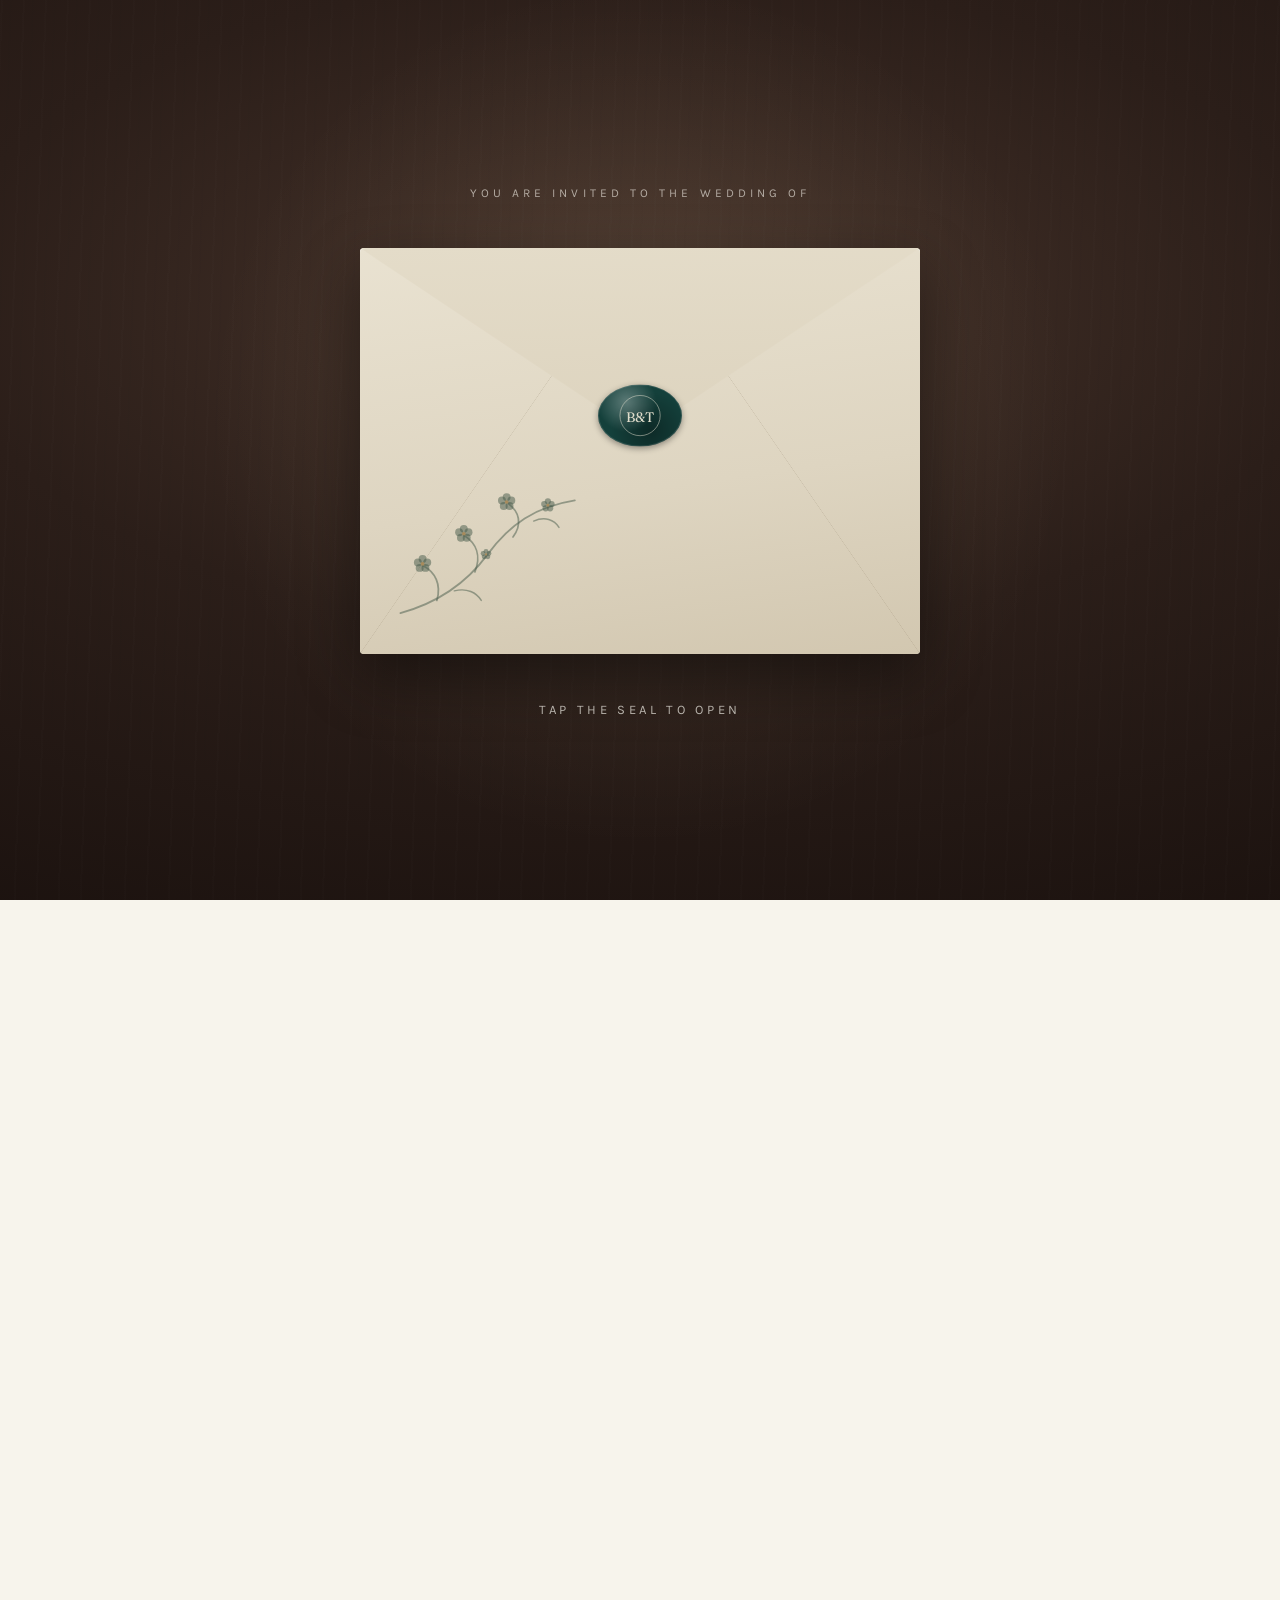
<file: temp/7/index.html>
<!DOCTYPE html>
<html lang="en" class="no-js">
<head>
<meta charset="utf-8">
<meta name="viewport" content="width=device-width, initial-scale=1, viewport-fit=cover">
<meta name="theme-color" content="#2B1E19">
<title>Baste &amp; Tanja — 19 December 2026</title>
<meta name="description" content="Baste and Tanja invite you to their wedding on Saturday, 19 December 2026 at San Agustin Church, Intramuros, Manila.">

<meta property="og:type" content="website">
<meta property="og:title" content="Baste &amp; Tanja — 19 December 2026">
<meta property="og:description" content="Tap to open our invitation.">
<meta property="og:image" content="assets/img/photo-01.webp">

<script>
/* Applied before first paint so the opening scene never flashes mid-scroll.
   If main.js fails to arrive, the page unlocks itself rather than trapping anyone. */
document.documentElement.className = 'js is-sealed';
setTimeout(function () {
  if (!document.documentElement.dataset.ready) {
    document.documentElement.classList.remove('is-sealed');
  }
}, 6000);
</script>

<link rel="stylesheet" href="assets/css/styles.css">
<link rel="preload" as="font" type="font/woff2" href="assets/fonts/fraunces-var.woff2" crossorigin>
<link rel="preload" as="font" type="font/woff2" href="assets/fonts/karla-400.woff2" crossorigin>
</head>

<body>
<a class="skip-link" href="#invitation">Skip to the invitation</a>

<!-- ═══════════════ THE ENVELOPE ═══════════════ -->
<header class="stage" id="top">
  <div class="stage__light" aria-hidden="true"></div>

  <div class="stage__inner">
    <p class="stage__eyebrow">You are invited to the wedding of</p>

    <div class="envelope" id="envelope">
      <div class="env__back" aria-hidden="true"></div>

      <!-- the card that rises out -->
      <div class="env__card" aria-hidden="true">
        <div class="peek">
          <p class="peek__eyebrow">Save the date</p>
          <p class="peek__names"><span>Baste</span><em>&amp;</em><span>Tanja</span></p>
          <p class="peek__date">19 <span class="peek__dot">·</span> 12 <span class="peek__dot">·</span> 2026</p>
        </div>
      </div>

      <div class="env__front" aria-hidden="true"></div>

      <div class="env__flap" aria-hidden="true">
        <span class="env__flap-face env__flap-face--outer"></span>
        <span class="env__flap-face env__flap-face--inner"></span>
      </div>

      <!-- sampaguita sprig laid across the envelope -->
      <svg class="env__sprig" viewBox="0 0 120 90" aria-hidden="true" focusable="false">
        <defs>
          <g id="sampaguita">
            <circle r="2.5" cx="0" cy="-3.1"/><circle r="2.5" cx="2.95" cy="-.96"/>
            <circle r="2.5" cx="1.82" cy="2.51"/><circle r="2.5" cx="-1.82" cy="2.51"/>
            <circle r="2.5" cx="-2.95" cy="-.96"/>
            <circle r="1.15" cx="0" cy="0" class="env__sprig-heart"/>
          </g>
        </defs>
        <g fill="none" stroke="currentColor" stroke-width="1.1" stroke-linecap="round">
          <path d="M4 82 C 26 76, 45 64, 59 45 S 89 15, 114 11"/>
          <path d="M27 74 C 30 64, 26 56, 18 52"/>
          <path d="M51 56 C 55 46, 52 38, 44 33"/>
          <path d="M75 34 C 81 26, 79 18, 72 13"/>
          <path d="M38 68 C 46 66, 52 69, 55 74" stroke-width=".9"/>
          <path d="M88 24 C 95 21, 101 23, 104 28" stroke-width=".9"/>
        </g>
        <g fill="currentColor">
          <use href="#sampaguita" x="18" y="51"/>
          <use href="#sampaguita" x="44" y="32"/>
          <use href="#sampaguita" x="71" y="12"/>
          <g transform="translate(97 14) scale(.78)"><use href="#sampaguita"/></g>
          <g transform="translate(58 45) scale(.62)"><use href="#sampaguita"/></g>
        </g>
      </svg>

      <button class="seal" id="seal" type="button" aria-label="Open the invitation">
        <span class="seal__disc">
          <svg viewBox="0 0 40 40" aria-hidden="true" focusable="false">
            <circle cx="20" cy="20" r="17.5" fill="none" stroke="currentColor" stroke-width=".8" opacity=".55"/>
            <text x="20" y="25.5" text-anchor="middle" class="seal__mono">B&amp;T</text>
          </svg>
        </span>
      </button>
    </div>

    <p class="stage__cue" id="cue">
      <span class="stage__cue-tap">Tap the seal to open</span>
    </p>
  </div>

  <p class="scroll-hint" id="scrollHint" aria-hidden="true">
    <span>Scroll</span>
    <svg viewBox="0 0 12 26" focusable="false"><path d="M6 1v22m0 0 4-4m-4 4-4-4" fill="none" stroke="currentColor" stroke-width="1.2" stroke-linecap="round"/></svg>
  </p>
</header>

<main id="content">

<!-- ═══════════════ INVITATION ═══════════════ -->
<section class="section section--paper" id="invitation" aria-labelledby="invitation-h">
  <div class="wrap wrap--narrow reveal">
    <p class="eyebrow">Together with their families</p>

    <h1 class="names" id="invitation-h">
      <span class="names__first">Baste</span>
      <span class="names__amp" aria-hidden="true">&amp;</span>
      <span class="names__second">Tanja</span>
    </h1>

    <p class="names__full">Sebastian Miguel Cruz Villanueva <span aria-hidden="true">·</span> Tanja Marie Andersen Reyes</p>

    <p class="lede">request the pleasure of your company as they are married</p>

    <div class="datestamp">
      <span class="datestamp__day">Saturday</span>
      <span class="datestamp__rule" aria-hidden="true"></span>
      <span class="datestamp__num">19 December 2026</span>
      <span class="datestamp__rule" aria-hidden="true"></span>
      <span class="datestamp__time">Three o'clock in the afternoon</span>
    </div>

    <p class="place">San Agustin Church<br><span>Intramuros, Manila</span></p>

    <figure class="figure figure--lead">
      <img src="assets/img/photo-01-640.webp"
           srcset="assets/img/photo-01-640.webp 640w, assets/img/photo-01.webp 1200w"
           sizes="(min-width: 900px) 460px, 88vw"
           width="1200" height="1600" alt="Baste and Tanja on the morning of their engagement.">
    </figure>
  </div>
</section>

<!-- ═══════════════ DETAILS ═══════════════ -->
<section class="section section--shell" id="details" aria-labelledby="details-h">
  <div class="wrap">
    <div class="reveal">
      <p class="eyebrow">The day itself</p>
      <h2 class="heading" id="details-h">Details</h2>
    </div>

    <div class="countdown reveal" id="countdown" aria-live="off">
      <p class="countdown__label">Until we say yes</p>
      <div class="countdown__units">
        <span class="unit unit--days"><b id="cdDays">—</b><i>Days</i></span>
        <span class="unit"><b id="cdHours">—</b><i>Hours</i></span>
        <span class="unit"><b id="cdMins">—</b><i>Min</i></span>
        <span class="unit"><b id="cdSecs">—</b><i>Sec</i></span>
      </div>
      <p class="countdown__fallback" id="cdDone" hidden>Today is the day.</p>
    </div>

    <ol class="schedule reveal">
      <li><span class="schedule__time">2:30 <i>pm</i></span><span class="schedule__what"><b>Guests are seated</b>San Agustin Church, Intramuros</span></li>
      <li><span class="schedule__time">3:00 <i>pm</i></span><span class="schedule__what"><b>The ceremony</b>Please arrive before the processional begins</span></li>
      <li><span class="schedule__time">4:30 <i>pm</i></span><span class="schedule__what"><b>Photographs</b>In the courtyard, then travel to the reception</span></li>
      <li><span class="schedule__time">6:00 <i>pm</i></span><span class="schedule__what"><b>Reception</b>The Blue Leaf Cosmopolitan, Quezon City</span></li>
      <li><span class="schedule__time">7:00 <i>pm</i></span><span class="schedule__what"><b>Dinner and programme</b>Toasts, first dance, and the money dance</span></li>
      <li><span class="schedule__time">10:30 <i>pm</i></span><span class="schedule__what"><b>Last song</b>Then send us off properly</span></li>
    </ol>

    <div class="notes reveal">
      <div class="note">
        <h3>On gifts</h3>
        <p>Your presence is genuinely the whole point. If you would like to give something anyway, a contribution toward our first home would mean a great deal.</p>
      </div>
      <div class="note">
        <h3>On children</h3>
        <p>We adore them, but the reception is an adults-only evening. Little ones are very welcome at the church.</p>
      </div>
      <div class="note">
        <h3>Tag your photos</h3>
        <p class="note__tag">#BasteFindsHisTanja</p>
      </div>
    </div>
  </div>
</section>

<!-- ═══════════════ VENUE ═══════════════ -->
<section class="section section--paper" id="venue" aria-labelledby="venue-h">
  <div class="wrap">
    <div class="reveal">
      <p class="eyebrow">How to find us</p>
      <h2 class="heading" id="venue-h">Venue</h2>
    </div>

    <article class="venue reveal">
      <p class="venue__kicker">3:00 pm — Ceremony</p>
      <h3 class="venue__name">San Agustin Church</h3>
      <p class="venue__addr">General Luna Street, Intramuros, Manila 1002</p>
      <p class="venue__tip">Parking inside Intramuros fills early. The Victoria Street lot is a four-minute walk away and is usually open.</p>

      <div class="map" data-map data-src="https://maps.google.com/maps?q=San%20Agustin%20Church%20Intramuros%20Manila&z=16&output=embed">
        <div class="map__preview">
          <span class="map__pin" aria-hidden="true">
            <svg viewBox="0 0 24 24" focusable="false"><path d="M12 22s7-6.2 7-12a7 7 0 1 0-14 0c0 5.8 7 12 7 12Z" fill="none" stroke="currentColor" stroke-width="1.3"/><circle cx="12" cy="10" r="2.4" fill="currentColor"/></svg>
          </span>
          <button class="btn btn--ghost" type="button" data-map-open>Explore map</button>
        </div>
      </div>

      <a class="btn btn--solid" href="https://www.google.com/maps/search/?api=1&amp;query=San+Agustin+Church+Intramuros+Manila" target="_blank" rel="noopener">Open in Google Maps</a>
    </article>

    <article class="venue reveal">
      <p class="venue__kicker">6:00 pm — Reception</p>
      <h3 class="venue__name">The Blue Leaf Cosmopolitan</h3>
      <p class="venue__addr">Kaingin Road corner Barangay Damayang Lagi, Quezon City</p>
      <p class="venue__tip">Allow an hour from Intramuros on a Saturday evening. Valet parking is available at the main gate.</p>

      <div class="map" data-map data-src="https://maps.google.com/maps?q=The%20Blue%20Leaf%20Cosmopolitan%20Quezon%20City&z=16&output=embed">
        <div class="map__preview">
          <span class="map__pin" aria-hidden="true">
            <svg viewBox="0 0 24 24" focusable="false"><path d="M12 22s7-6.2 7-12a7 7 0 1 0-14 0c0 5.8 7 12 7 12Z" fill="none" stroke="currentColor" stroke-width="1.3"/><circle cx="12" cy="10" r="2.4" fill="currentColor"/></svg>
          </span>
          <button class="btn btn--ghost" type="button" data-map-open>Explore map</button>
        </div>
      </div>

      <a class="btn btn--solid" href="https://www.google.com/maps/search/?api=1&amp;query=The+Blue+Leaf+Cosmopolitan+Quezon+City" target="_blank" rel="noopener">Open in Google Maps</a>
    </article>
  </div>
</section>

<!-- ═══════════════ GALLERY ═══════════════ -->
<section class="section section--shell" id="gallery" aria-labelledby="gallery-h">
  <div class="wrap">
    <div class="reveal">
      <p class="eyebrow">Nine years, abridged</p>
      <h2 class="heading" id="gallery-h">Gallery</h2>
    </div>

    <div class="gal" id="gal">
      <figure class="gal__item gal__item--tall reveal">
        <button type="button" class="gal__btn" data-lightbox="0">
          <img src="assets/img/photo-02-640.webp" srcset="assets/img/photo-02-640.webp 640w, assets/img/photo-02.webp 900w" sizes="(min-width:900px) 560px, 88vw" width="900" height="1125" loading="lazy" decoding="async" alt="Tanja on the balcony in Cebu, the morning after the proposal.">
        </button>
        <figcaption>Cebu, the morning after</figcaption>
      </figure>

      <div class="gal__pair">
        <figure class="gal__item reveal">
          <button type="button" class="gal__btn" data-lightbox="1">
            <img src="assets/img/photo-03-640.webp" srcset="assets/img/photo-03-640.webp 640w, assets/img/photo-03.webp 900w" sizes="(min-width:900px) 270px, 42vw" width="900" height="1125" loading="lazy" decoding="async" alt="Baste laughing at the kitchen table.">
          </button>
        </figure>
        <figure class="gal__item reveal">
          <button type="button" class="gal__btn" data-lightbox="2">
            <img src="assets/img/photo-05-640.webp" srcset="assets/img/photo-05-640.webp 640w, assets/img/photo-05.webp 900w" sizes="(min-width:900px) 270px, 42vw" width="900" height="1200" loading="lazy" decoding="async" alt="Their hands, with the ring, on a rattan chair.">
          </button>
        </figure>
      </div>

      <figure class="gal__item gal__item--wide reveal">
        <button type="button" class="gal__btn" data-lightbox="3">
          <img src="assets/img/photo-04-640.webp" srcset="assets/img/photo-04-640.webp 640w, assets/img/photo-04.webp 1600w" sizes="(min-width:900px) 860px, 88vw" width="1600" height="1067" loading="lazy" decoding="async" alt="The road to Sagada at dusk.">
        </button>
        <figcaption>The long drive to Sagada</figcaption>
      </figure>

      <!-- overlapping printed-photo composition -->
      <div class="gal__stack reveal">
        <figure class="gal__item gal__item--print gal__item--print-a">
          <button type="button" class="gal__btn" data-lightbox="4">
            <img src="assets/img/photo-06-640.webp" srcset="assets/img/photo-06-640.webp 640w, assets/img/photo-06.webp 1200w" sizes="(min-width:900px) 380px, 58vw" width="1200" height="900" loading="lazy" decoding="async" alt="A printed photograph of the two of them at a family lunch.">
          </button>
        </figure>
        <figure class="gal__item gal__item--print gal__item--print-b">
          <button type="button" class="gal__btn" data-lightbox="5">
            <img src="assets/img/photo-07-640.webp" srcset="assets/img/photo-07-640.webp 640w, assets/img/photo-07.webp 900w" sizes="(min-width:900px) 300px, 46vw" width="900" height="1125" loading="lazy" decoding="async" alt="A printed photograph of Tanja by the sea.">
          </button>
        </figure>
      </div>

      <figure class="gal__item gal__item--wide reveal">
        <button type="button" class="gal__btn" data-lightbox="6">
          <img src="assets/img/photo-08-640.webp" srcset="assets/img/photo-08-640.webp 640w, assets/img/photo-08.webp 1400w" sizes="(min-width:900px) 860px, 88vw" width="1400" height="1050" loading="lazy" decoding="async" alt="The two of them walking ahead on a gravel path.">
        </button>
        <figcaption>Somewhere in Batangas, last summer</figcaption>
      </figure>
    </div>
  </div>
</section>

<!-- ═══════════════ DRESS CODE ═══════════════ -->
<section class="section section--paper" id="attire" aria-labelledby="attire-h">
  <div class="wrap wrap--narrow">
    <div class="reveal">
      <p class="eyebrow">What to wear</p>
      <h2 class="heading" id="attire-h">Dress code</h2>
      <p class="attire__lead">Filipiniana formal. Dress as though you are being photographed, because you will be.</p>
    </div>

    <div class="attire reveal">
      <div class="attire__col">
        <h3>Gentlemen</h3>
        <p>Barong Tagalog, long sleeves, with dark trousers and leather shoes.</p>
      </div>
      <div class="attire__col">
        <h3>Ladies</h3>
        <p>A long gown or modern Filipiniana. Terno sleeves are very much encouraged.</p>
      </div>
    </div>

    <div class="swatches reveal">
      <p class="swatches__label">Our colours, if it helps</p>
      <ul class="swatches__list">
        <li><span class="sw" style="--sw:#1B3330"></span>Pine</li>
        <li><span class="sw" style="--sw:#5C7263"></span>Sage</li>
        <li><span class="sw" style="--sw:#D9D2C2"></span>Oyster</li>
        <li><span class="sw" style="--sw:#A88B5C"></span>Brass</li>
        <li><span class="sw" style="--sw:#6E5A48"></span>Narra</li>
      </ul>
      <p class="swatches__note">Please leave white, ivory and cream to the bride. The church aisle is worn stone and the reception garden is grass, so choose your heels with that in mind.</p>
    </div>
  </div>
</section>

<!-- ═══════════════ RSVP ═══════════════ -->
<section class="section section--dark" id="rsvp" aria-labelledby="rsvp-h">
  <div class="wrap wrap--narrow">
    <div class="reveal">
      <p class="eyebrow eyebrow--light">Kindly reply by 15 November 2026</p>
      <h2 class="heading heading--light" id="rsvp-h">RSVP</h2>
    </div>

    <form class="rsvp reveal" id="rsvpForm" novalidate>
      <div class="field">
        <label for="guestName">Your name</label>
        <input id="guestName" name="name" type="text" autocomplete="name" enterkeyhint="next" required>
        <p class="err" id="err-guestName" hidden></p>
      </div>

      <fieldset class="field choice">
        <legend>Will you be joining us?</legend>
        <div class="choice__opts">
          <label class="opt">
            <input type="radio" name="attending" value="yes" required>
            <span class="opt__box">
              <span class="opt__icon" aria-hidden="true">♡</span>
              <span class="opt__text">Joyfully accepts</span>
            </span>
          </label>
          <label class="opt">
            <input type="radio" name="attending" value="no" required>
            <span class="opt__box">
              <span class="opt__icon" aria-hidden="true">○</span>
              <span class="opt__text">Regretfully declines</span>
            </span>
          </label>
        </div>
        <p class="err" id="err-attending" hidden></p>
      </fieldset>

      <div class="conditional" id="attendingFields" data-open="false">
        <div class="conditional__inner">
          <div class="field">
            <label for="guestCount">Number of guests</label>
            <select id="guestCount" name="guests">
              <option value="1">Just me</option>
              <option value="2">Two of us</option>
              <option value="3">Three</option>
              <option value="4">Four</option>
            </select>
            <p class="hint">Please only include the people named on your invitation.</p>
          </div>

          <div class="field">
            <label for="companion">Who is coming with you?</label>
            <input id="companion" name="companion" type="text" autocomplete="off" placeholder="Leave blank if you are coming alone">
          </div>

          <div class="field">
            <label for="diet">Anything we should not feed you?</label>
            <input id="diet" name="diet" type="text" autocomplete="off" placeholder="Allergies, vegetarian, halal…">
          </div>
        </div>
      </div>

      <div class="field">
        <label for="message">A message for us <span class="opt-tag">optional</span></label>
        <textarea id="message" name="message" rows="3"></textarea>
      </div>

      <button class="btn btn--submit" type="submit" id="rsvpSubmit">Send our reply</button>
      <p class="form-status" id="formStatus" role="status" aria-live="polite"></p>
    </form>

    <div class="rsvp-done" id="rsvpDone" hidden>
      <p class="rsvp-done__mark" aria-hidden="true">B&amp;T</p>
      <h3 id="rsvpDoneTitle">Thank you</h3>
      <p id="rsvpDoneBody"></p>
      <button class="btn btn--ghost btn--ghost-light" type="button" id="rsvpAgain">Send another reply</button>
    </div>
  </div>
</section>
</main>

<footer class="footer">
  <p class="footer__mono" aria-hidden="true">B&amp;T</p>
  <p class="footer__line">San Agustin Church · Intramuros, Manila</p>
  <p class="footer__line footer__line--em">Saturday, 19 December 2026</p>
  <p class="footer__small">Questions? Message Ate Marisol at <a href="tel:+639171234567">0917 123 4567</a>.</p>
</footer>

<!-- ═══════════════ FLOATING MENU + BOTTOM SHEET ═══════════════ -->
<button class="fab" id="fab" type="button" aria-expanded="false" aria-controls="sheet" aria-label="Open menu" hidden>
  <span class="fab__mono" aria-hidden="true">B&amp;T</span>
</button>

<div class="sheet-backdrop" id="sheetBackdrop" hidden></div>
<nav class="sheet" id="sheet" aria-label="Sections" aria-hidden="true" hidden>
  <div class="sheet__grip" aria-hidden="true"></div>
  <ul class="sheet__list">
    <li><a href="#invitation">Invitation</a></li>
    <li><a href="#details">Details</a></li>
    <li><a href="#venue">Venue</a></li>
    <li><a href="#gallery">Gallery</a></li>
    <li><a href="#attire">Dress code</a></li>
    <li><a href="#rsvp">RSVP</a></li>
  </ul>
  <button class="sheet__close" type="button" id="sheetClose">Close</button>
</nav>

<!-- ═══════════════ LIGHTBOX ═══════════════ -->
<div class="lb" id="lightbox" role="dialog" aria-modal="true" aria-label="Photograph viewer" hidden>
  <button class="lb__close" type="button" id="lbClose" aria-label="Close viewer">
    <svg viewBox="0 0 24 24" aria-hidden="true" focusable="false"><path d="M6 6l12 12M18 6 6 18" fill="none" stroke="currentColor" stroke-width="1.6" stroke-linecap="round"/></svg>
  </button>
  <div class="lb__stage" id="lbStage">
    <img id="lbImg" alt="">
  </div>
  <p class="lb__caption" id="lbCaption"></p>
  <div class="lb__nav">
    <button class="lb__arrow" type="button" id="lbPrev" aria-label="Previous photograph">
      <svg viewBox="0 0 24 24" aria-hidden="true" focusable="false"><path d="M15 4 7 12l8 8" fill="none" stroke="currentColor" stroke-width="1.5" stroke-linecap="round" stroke-linejoin="round"/></svg>
    </button>
    <span class="lb__count" id="lbCount"></span>
    <button class="lb__arrow" type="button" id="lbNext" aria-label="Next photograph">
      <svg viewBox="0 0 24 24" aria-hidden="true" focusable="false"><path d="m9 4 8 8-8 8" fill="none" stroke="currentColor" stroke-width="1.5" stroke-linecap="round" stroke-linejoin="round"/></svg>
    </button>
  </div>
</div>

<script src="assets/js/main.js" defer></script>
</body>
</html>
</file>
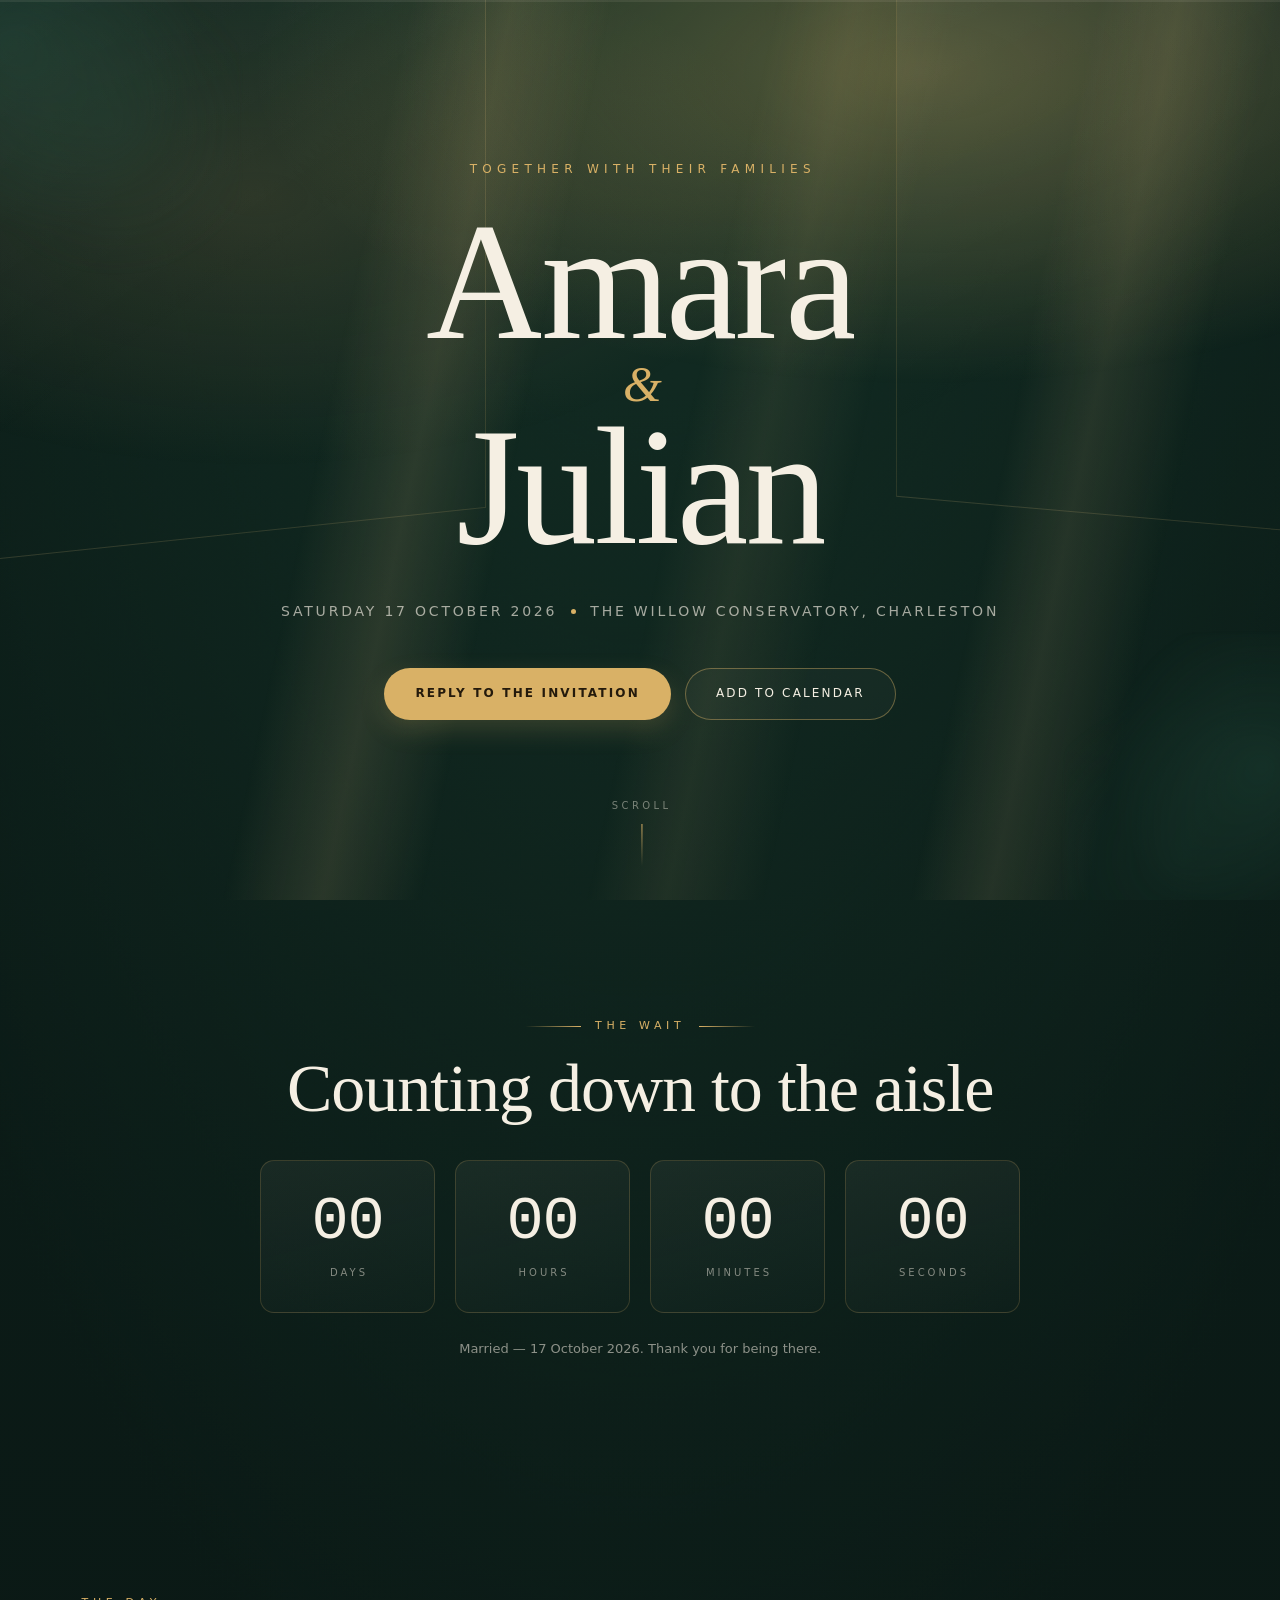
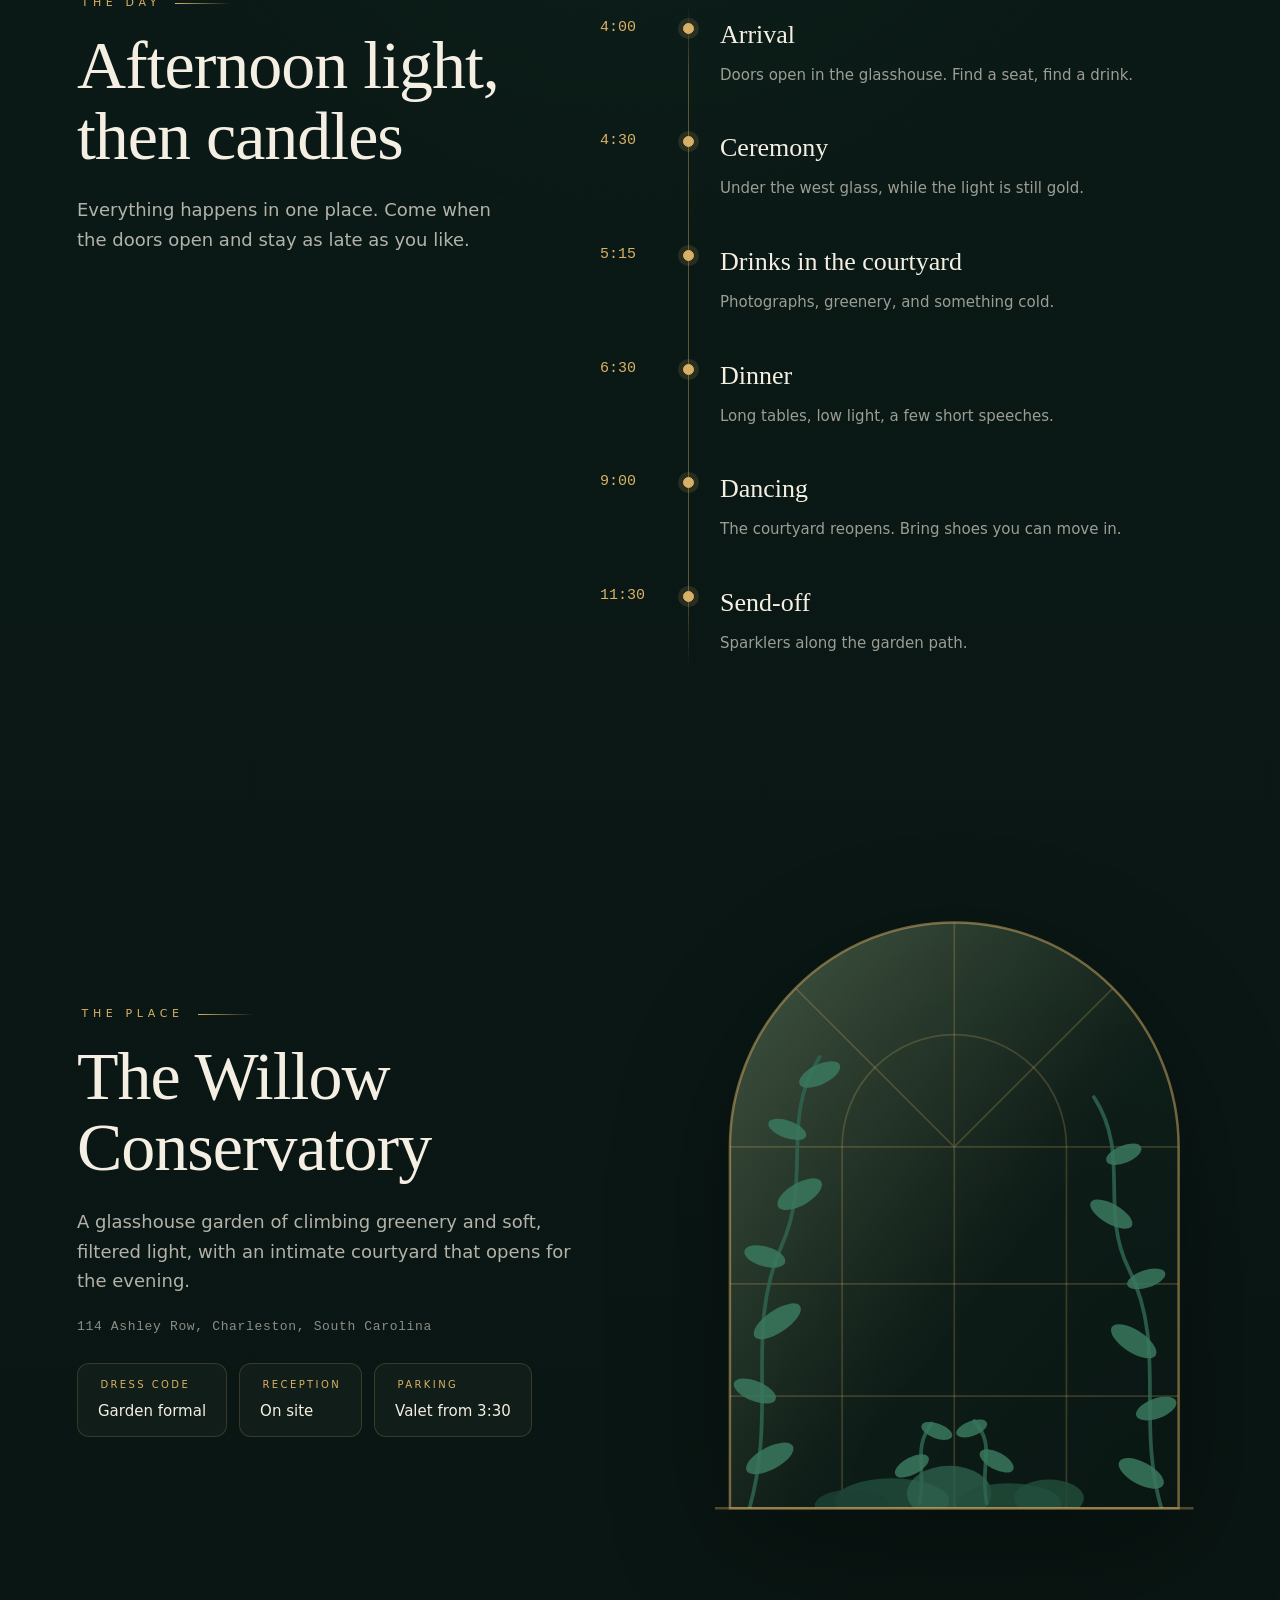
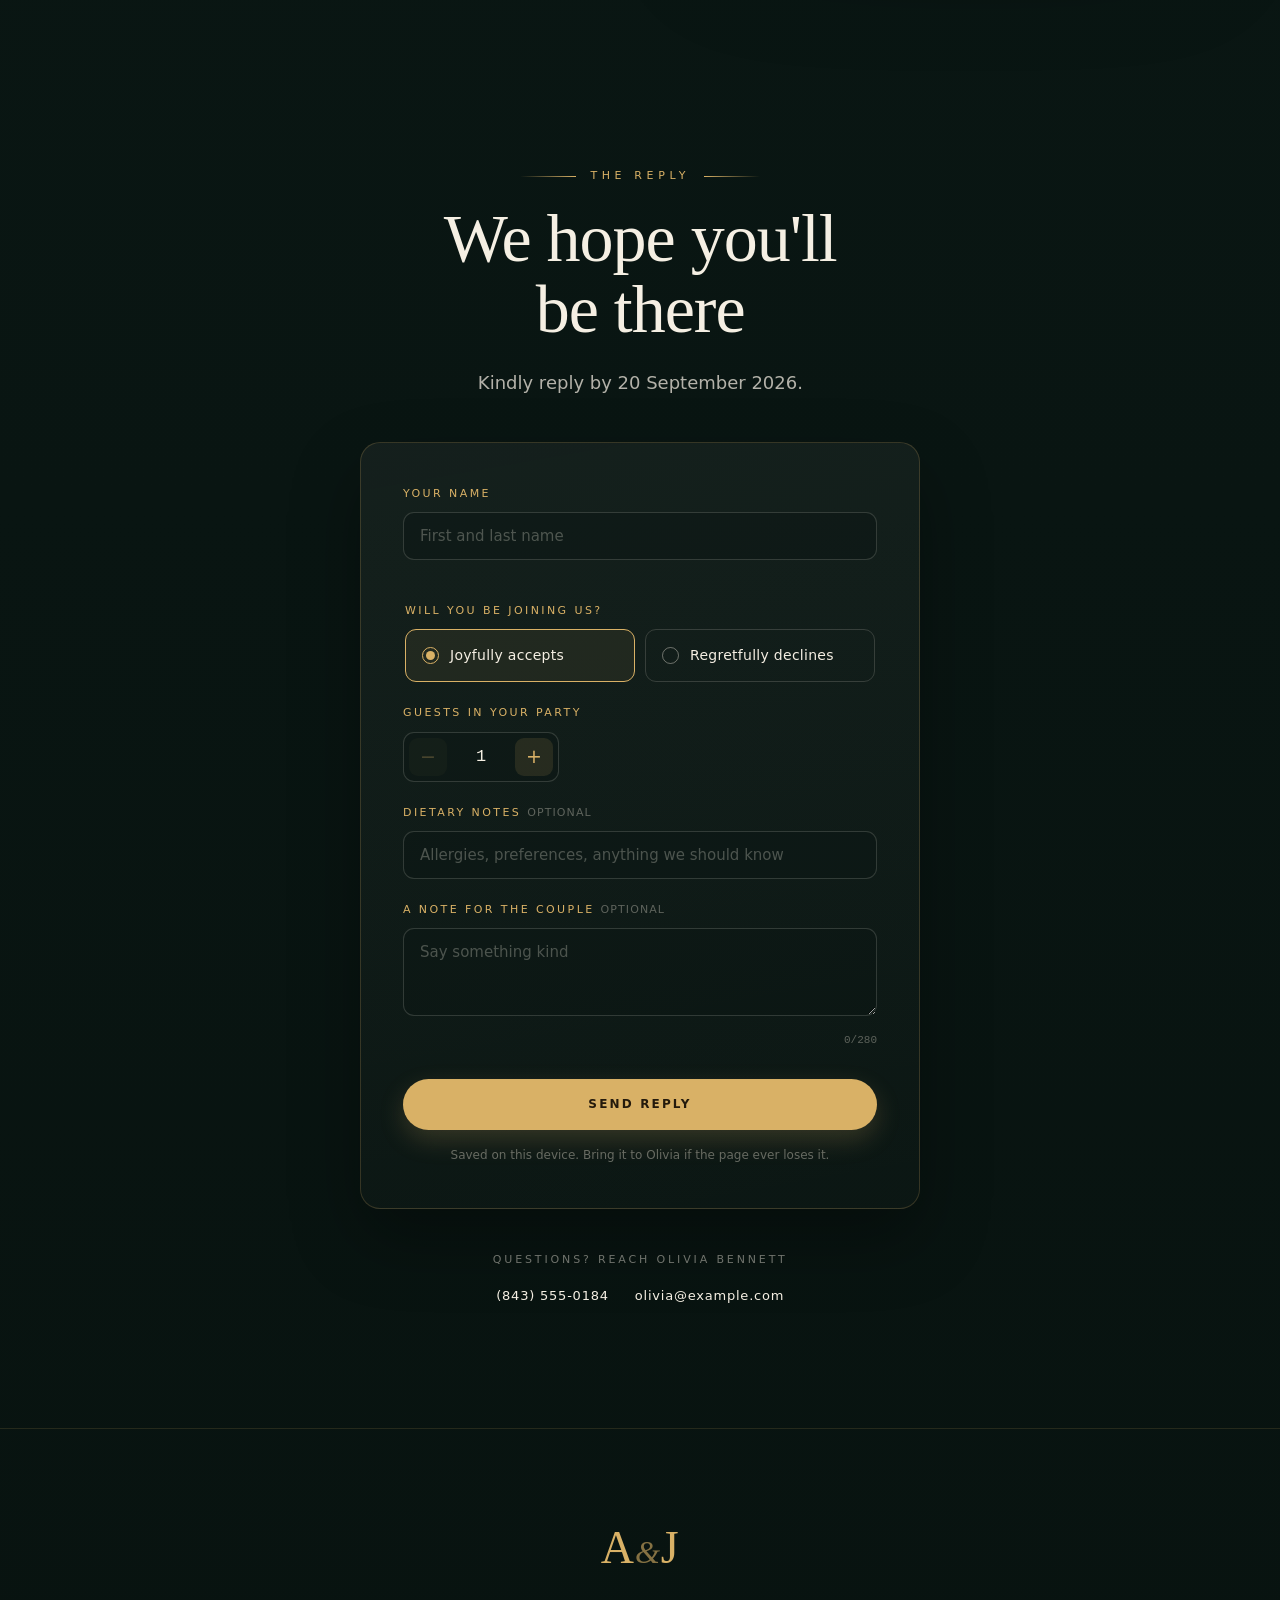
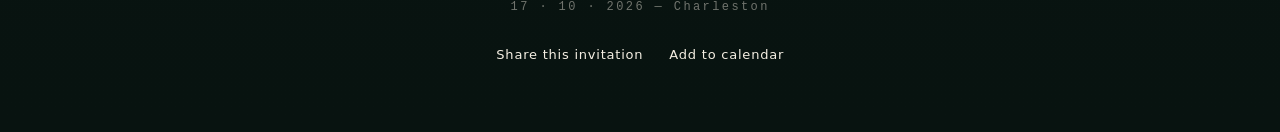
<file: temp/8/index.html>
<!doctype html>
<html lang="en" class="no-js">
<head>
<meta charset="utf-8">
<meta name="viewport" content="width=device-width, initial-scale=1, viewport-fit=cover">
<meta name="description" content="Wedding invitation — Amara Bennett & Julian Hart, 17 October 2026, The Willow Conservatory, Charleston.">
<meta name="theme-color" content="#0d1f1a">
<meta name="format-detection" content="telephone=no">
<title>Amara &amp; Julian — 17 October 2026</title>
<script>document.documentElement.className=document.documentElement.className.replace("no-js","js");</script>
<link rel="stylesheet" href="styles.css">
</head>
<body>

<!-- scroll progress -->
<div class="progress" aria-hidden="true"><span id="progressBar"></span></div>

<!-- ambient petals -->
<canvas id="petals" class="petals" aria-hidden="true"></canvas>

<!-- pointer glow (fine pointers only) -->
<div class="glow" id="glow" aria-hidden="true"></div>

<!-- Opening gate removed: invitation starts directly on the hero. -->

<!-- ============ SITE ============ -->
<main class="site is-live" id="site">

  <!-- HERO -->
  <section class="hero" id="top">
    <div class="panes" aria-hidden="true">
      <span data-depth="0.06"></span><span data-depth="0.10"></span>
    </div>
    <div class="rays" data-depth="0.04" aria-hidden="true"></div>
    <div class="vine vine-l" data-depth="0.16" aria-hidden="true"></div>
    <div class="vine vine-r" data-depth="-0.12" aria-hidden="true"></div>

    <div class="hero-inner">
      <p class="eyebrow anim" data-anim="fade">Together with their families</p>

      <h1 class="names">
        <span class="name" data-split>Amara</span>
        <span class="amp">&amp;</span>
        <span class="name" data-split>Julian</span>
      </h1>

      <p class="hero-meta anim" data-anim="rise">
        <span>Saturday 17 October 2026</span>
        <i aria-hidden="true"></i>
        <span>The Willow Conservatory, Charleston</span>
      </p>

      <div class="hero-actions anim" data-anim="rise">
        <a class="btn btn-solid" href="#rsvp" data-magnet>Reply to the invitation</a>
        <button class="btn btn-ghost" id="calBtn" type="button" data-magnet>Add to calendar</button>
      </div>
    </div>

    <a class="scroll-cue" href="#countdown" aria-label="Scroll to the countdown">
      <span>Scroll</span><i aria-hidden="true"></i>
    </a>
  </section>

  <!-- COUNTDOWN -->
  <section class="band countdown" id="countdown">
    <p class="index anim" data-anim="fade">The wait</p>
    <h2 class="band-title anim" data-anim="rise">Counting down to the aisle</h2>

    <div class="clock anim" data-anim="rise" id="clock" role="timer" aria-live="off">
      <div class="unit"><span class="digits" id="cdDays">00</span><span class="unit-label">Days</span></div>
      <div class="unit"><span class="digits" id="cdHours">00</span><span class="unit-label">Hours</span></div>
      <div class="unit"><span class="digits" id="cdMins">00</span><span class="unit-label">Minutes</span></div>
      <div class="unit"><span class="digits" id="cdSecs">00</span><span class="unit-label">Seconds</span></div>
    </div>

    <p class="clock-note anim" data-anim="fade" id="clockNote">Ceremony begins 4:30 PM, Eastern Time.</p>
  </section>

  <!-- SCHEDULE -->
  <section class="band schedule">
   <div class="schedule-grid">
    <div class="schedule-head">
      <p class="index anim" data-anim="fade">The day</p>
      <h2 class="band-title anim" data-anim="rise">Afternoon light,<br>then candles</h2>
      <p class="lead anim" data-anim="rise">Everything happens in one place. Come when the doors open and stay as late as you like.</p>
    </div>

    <ol class="timeline" id="timeline">
      <li class="anim" data-anim="rise"><span class="t-time">4:00</span><div><h3>Arrival</h3><p>Doors open in the glasshouse. Find a seat, find a drink.</p></div></li>
      <li class="anim" data-anim="rise"><span class="t-time">4:30</span><div><h3>Ceremony</h3><p>Under the west glass, while the light is still gold.</p></div></li>
      <li class="anim" data-anim="rise"><span class="t-time">5:15</span><div><h3>Drinks in the courtyard</h3><p>Photographs, greenery, and something cold.</p></div></li>
      <li class="anim" data-anim="rise"><span class="t-time">6:30</span><div><h3>Dinner</h3><p>Long tables, low light, a few short speeches.</p></div></li>
      <li class="anim" data-anim="rise"><span class="t-time">9:00</span><div><h3>Dancing</h3><p>The courtyard reopens. Bring shoes you can move in.</p></div></li>
      <li class="anim" data-anim="rise"><span class="t-time">11:30</span><div><h3>Send-off</h3><p>Sparklers along the garden path.</p></div></li>
    </ol>
   </div>
  </section>

  <!-- VENUE -->
  <section class="band venue">
    <div class="venue-grid">
      <div class="venue-copy">
        <p class="index anim" data-anim="fade">The place</p>
        <h2 class="band-title anim" data-anim="rise">The Willow<br>Conservatory</h2>
        <p class="lead anim" data-anim="rise">A glasshouse garden of climbing greenery and soft, filtered light, with an intimate courtyard that opens for the evening.</p>
        <p class="addr anim" data-anim="rise">114 Ashley Row, Charleston, South Carolina</p>

        <div class="chips anim" data-anim="rise">
          <div class="chip"><span>Dress code</span><strong>Garden formal</strong></div>
          <div class="chip"><span>Reception</span><strong>On site</strong></div>
          <div class="chip"><span>Parking</span><strong>Valet from 3:30</strong></div>
        </div>
      </div>

      <figure class="glasshouse anim" data-anim="rise" aria-hidden="true">
        <svg class="gh" viewBox="0 0 400 500" xmlns="http://www.w3.org/2000/svg">
          <defs>
            <linearGradient id="glassG" x1="0" y1="0" x2="1" y2="1">
              <stop offset="0%" stop-color="#2f6450" stop-opacity=".38"/>
              <stop offset="55%" stop-color="#12261f" stop-opacity=".55"/>
              <stop offset="100%" stop-color="#0a1714" stop-opacity=".8"/>
            </linearGradient>
            <linearGradient id="sunG" x1="0" y1="0" x2="1" y2="1">
              <stop offset="0%" stop-color="#f4dda8" stop-opacity=".22"/>
              <stop offset="60%" stop-color="#d9b166" stop-opacity="0"/>
            </linearGradient>
            <clipPath id="ghClip">
              <path d="M20 480 V190 A180 180 0 0 1 380 190 V480 Z"/>
            </clipPath>
          </defs>

          <!-- glass body -->
          <path class="gh-body" d="M20 480 V190 A180 180 0 0 1 380 190 V480 Z" fill="url(#glassG)"/>

          <g clip-path="url(#ghClip)">
            <!-- glazing bars -->
            <g class="gh-bars">
              <path d="M110 480 V190 M200 480 V190 M290 480 V190"/>
              <path d="M20 300 H380 M20 390 H380 M20 190 H380"/>
              <path d="M200 190 L73 63 M200 190 L200 10 M200 190 L327 63"/>
              <path d="M110 190 A90 90 0 0 1 290 190"/>
            </g>
            <!-- daylight through the glass -->
            <path class="gh-sun" d="M20 480 V190 A180 180 0 0 1 380 190 V480 Z" fill="url(#sunG)"/>

            <!-- climbing vines -->
            <g class="gh-vine gh-vine-a">
              <path class="stem" d="M34 486 C 60 400 30 340 62 268 C 86 214 60 168 92 118"/>
              <g class="leaf"><ellipse cx="52" cy="440" rx="21" ry="9" transform="rotate(-28 52 440)"/></g>
              <g class="leaf"><ellipse cx="40" cy="386" rx="18" ry="8" transform="rotate(22 40 386)"/></g>
              <g class="leaf"><ellipse cx="58" cy="330" rx="22" ry="9" transform="rotate(-34 58 330)"/></g>
              <g class="leaf"><ellipse cx="48" cy="278" rx="17" ry="8" transform="rotate(16 48 278)"/></g>
              <g class="leaf"><ellipse cx="76" cy="228" rx="20" ry="9" transform="rotate(-30 76 228)"/></g>
              <g class="leaf"><ellipse cx="66" cy="176" rx="16" ry="7" transform="rotate(20 66 176)"/></g>
              <g class="leaf"><ellipse cx="92" cy="132" rx="18" ry="8" transform="rotate(-26 92 132)"/></g>
            </g>

            <g class="gh-vine gh-vine-b">
              <path class="stem" d="M368 486 C 344 412 372 352 340 288 C 316 240 342 196 312 150"/>
              <g class="leaf"><ellipse cx="350" cy="452" rx="20" ry="9" transform="rotate(28 350 452)"/></g>
              <g class="leaf"><ellipse cx="362" cy="400" rx="17" ry="8" transform="rotate(-20 362 400)"/></g>
              <g class="leaf"><ellipse cx="344" cy="346" rx="21" ry="9" transform="rotate(33 344 346)"/></g>
              <g class="leaf"><ellipse cx="354" cy="296" rx="16" ry="7" transform="rotate(-18 354 296)"/></g>
              <g class="leaf"><ellipse cx="326" cy="244" rx="19" ry="8" transform="rotate(30 326 244)"/></g>
              <g class="leaf"><ellipse cx="336" cy="196" rx="15" ry="7" transform="rotate(-22 336 196)"/></g>
            </g>

            <!-- planted bed along the floor -->
            <g class="gh-bed">
              <ellipse cx="150" cy="474" rx="46" ry="18"/>
              <ellipse cx="196" cy="468" rx="34" ry="22"/>
              <ellipse cx="244" cy="476" rx="42" ry="16"/>
              <ellipse cx="118" cy="478" rx="30" ry="13"/>
              <ellipse cx="276" cy="472" rx="28" ry="15"/>
            </g>
            <g class="gh-vine gh-vine-c">
              <path class="stem" d="M172 476 C 178 448 166 432 182 412"/>
              <path class="stem" d="M226 476 C 220 444 234 430 216 410"/>
              <g class="leaf"><ellipse cx="166" cy="446" rx="15" ry="7" transform="rotate(-28 166 446)"/></g>
              <g class="leaf"><ellipse cx="186" cy="418" rx="13" ry="6" transform="rotate(20 186 418)"/></g>
              <g class="leaf"><ellipse cx="234" cy="442" rx="15" ry="7" transform="rotate(28 234 442)"/></g>
              <g class="leaf"><ellipse cx="214" cy="416" rx="13" ry="6" transform="rotate(-20 214 416)"/></g>
            </g>

            <!-- light sweeping across the glass -->
            <rect class="gh-glint" x="-160" y="-40" width="90" height="580"/>
          </g>

          <!-- outer frame -->
          <path class="gh-edge" d="M20 480 V190 A180 180 0 0 1 380 190 V480 Z"/>
          <line class="gh-floor" x1="8" y1="480" x2="392" y2="480"/>
        </svg>
      </figure>
    </div>
  </section>

  <!-- RSVP -->
  <section class="band rsvp" id="rsvp">
    <p class="index anim" data-anim="fade">The reply</p>
    <h2 class="band-title anim" data-anim="rise">We hope you'll<br>be there</h2>
    <p class="lead center anim" data-anim="rise">Kindly reply by 20 September 2026.</p>

    <div class="form-shell anim" data-anim="rise">
      <form id="rsvpForm" novalidate>
        <div class="field">
          <label for="fName">Your name</label>
          <input id="fName" name="name" type="text" autocomplete="name" placeholder="First and last name">
          <p class="err" id="errName"></p>
        </div>

        <fieldset class="field">
          <legend>Will you be joining us?</legend>
          <div class="choice">
            <label class="opt"><input type="radio" name="attending" value="yes" checked><span>Joyfully accepts</span></label>
            <label class="opt"><input type="radio" name="attending" value="no"><span>Regretfully declines</span></label>
          </div>
        </fieldset>

        <div class="field" id="guestField">
          <label for="fGuests">Guests in your party</label>
          <div class="stepper">
            <button type="button" class="step-btn" id="guestMinus" aria-label="Fewer guests">−</button>
            <input id="fGuests" name="guests" type="text" inputmode="numeric" value="1" readonly aria-live="polite">
            <button type="button" class="step-btn" id="guestPlus" aria-label="More guests">+</button>
          </div>
        </div>

        <div class="field">
          <label for="fDiet">Dietary notes <em>optional</em></label>
          <input id="fDiet" name="diet" type="text" placeholder="Allergies, preferences, anything we should know">
        </div>

        <div class="field">
          <label for="fMsg">A note for the couple <em>optional</em></label>
          <textarea id="fMsg" name="message" rows="3" placeholder="Say something kind"></textarea>
          <p class="count"><span id="msgCount">0</span>/280</p>
        </div>

        <button class="btn btn-solid btn-wide" type="submit" id="submitBtn" data-magnet>
          <span class="btn-label">Send reply</span>
          <span class="btn-spin" aria-hidden="true"></span>
        </button>
        <p class="form-foot">Saved on this device. Bring it to Olivia if the page ever loses it.</p>
      </form>

      <div class="done" id="rsvpDone" hidden>
        <div class="tick" aria-hidden="true"><svg viewBox="0 0 52 52"><circle cx="26" cy="26" r="24"/><path d="M15 27l8 8 15-16"/></svg></div>
        <h3 id="doneTitle">Reply sent</h3>
        <p id="doneBody"></p>
        <div class="done-actions">
          <button class="btn btn-ghost btn-sm" type="button" id="copyBtn">Copy reply</button>
          <button class="btn btn-ghost btn-sm" type="button" id="editBtn">Change it</button>
        </div>
      </div>
    </div>

    <div class="contact anim" data-anim="fade">
      <p>Questions? Reach Olivia Bennett</p>
      <div class="contact-row">
        <button class="link-btn" type="button" data-copy="(843) 555-0184">(843) 555-0184</button>
        <button class="link-btn" type="button" data-copy="olivia@example.com">olivia@example.com</button>
      </div>
    </div>
  </section>

  <footer class="foot">
    <div class="foot-mark anim" data-anim="pop">A<i>&amp;</i>J</div>
    <p class="anim" data-anim="fade">17 · 10 · 2026 — Charleston</p>
    <div class="foot-actions anim" data-anim="fade">
      <button class="link-btn" type="button" id="shareBtn">Share this invitation</button>
      <button class="link-btn" type="button" id="calBtn2">Add to calendar</button>
    </div>
  </footer>
</main>

<div class="toast" id="toast" role="status" aria-live="polite"></div>

<noscript>
  <div class="nojs">Amara &amp; Julian — Saturday 17 October 2026, 4:30 PM, The Willow Conservatory, Charleston, SC. RSVP to Olivia Bennett, (843) 555-0184.</div>
</noscript>

<script src="script.js"></script>
</body>
</html>
</file>
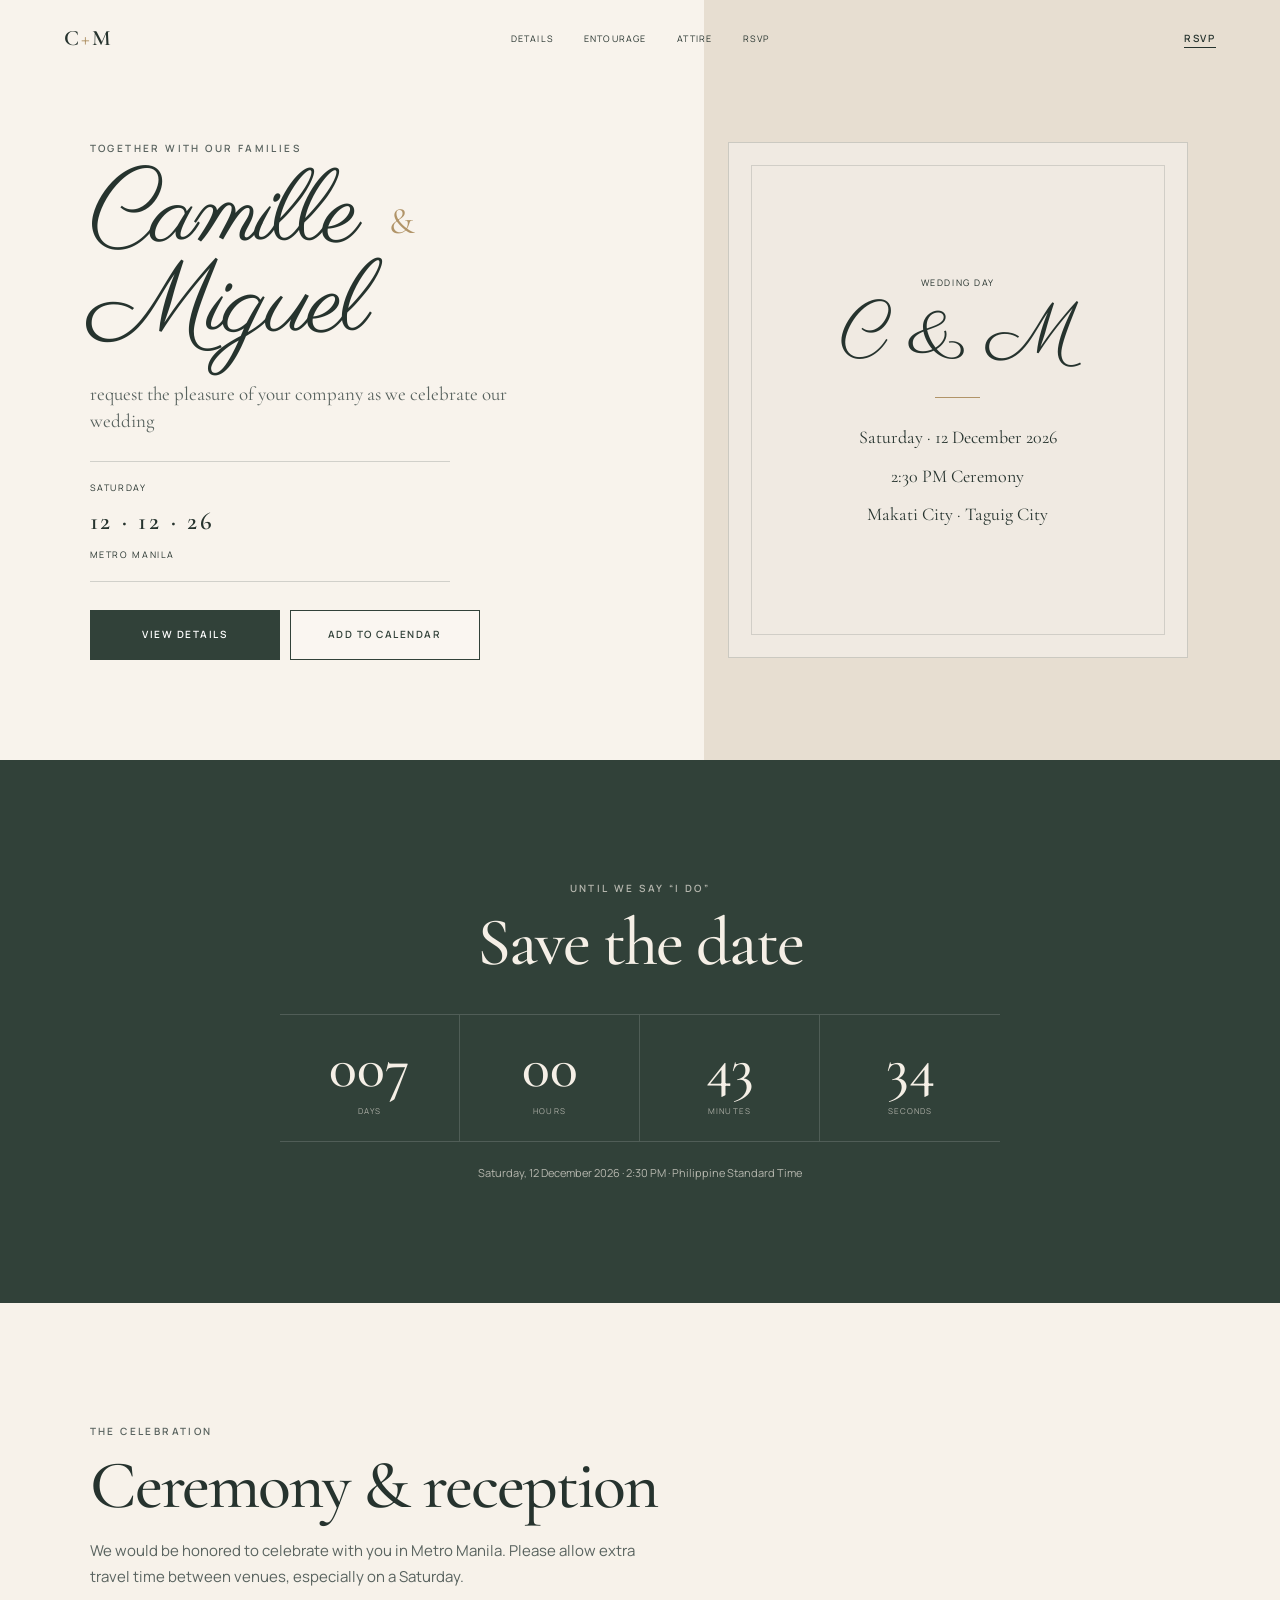
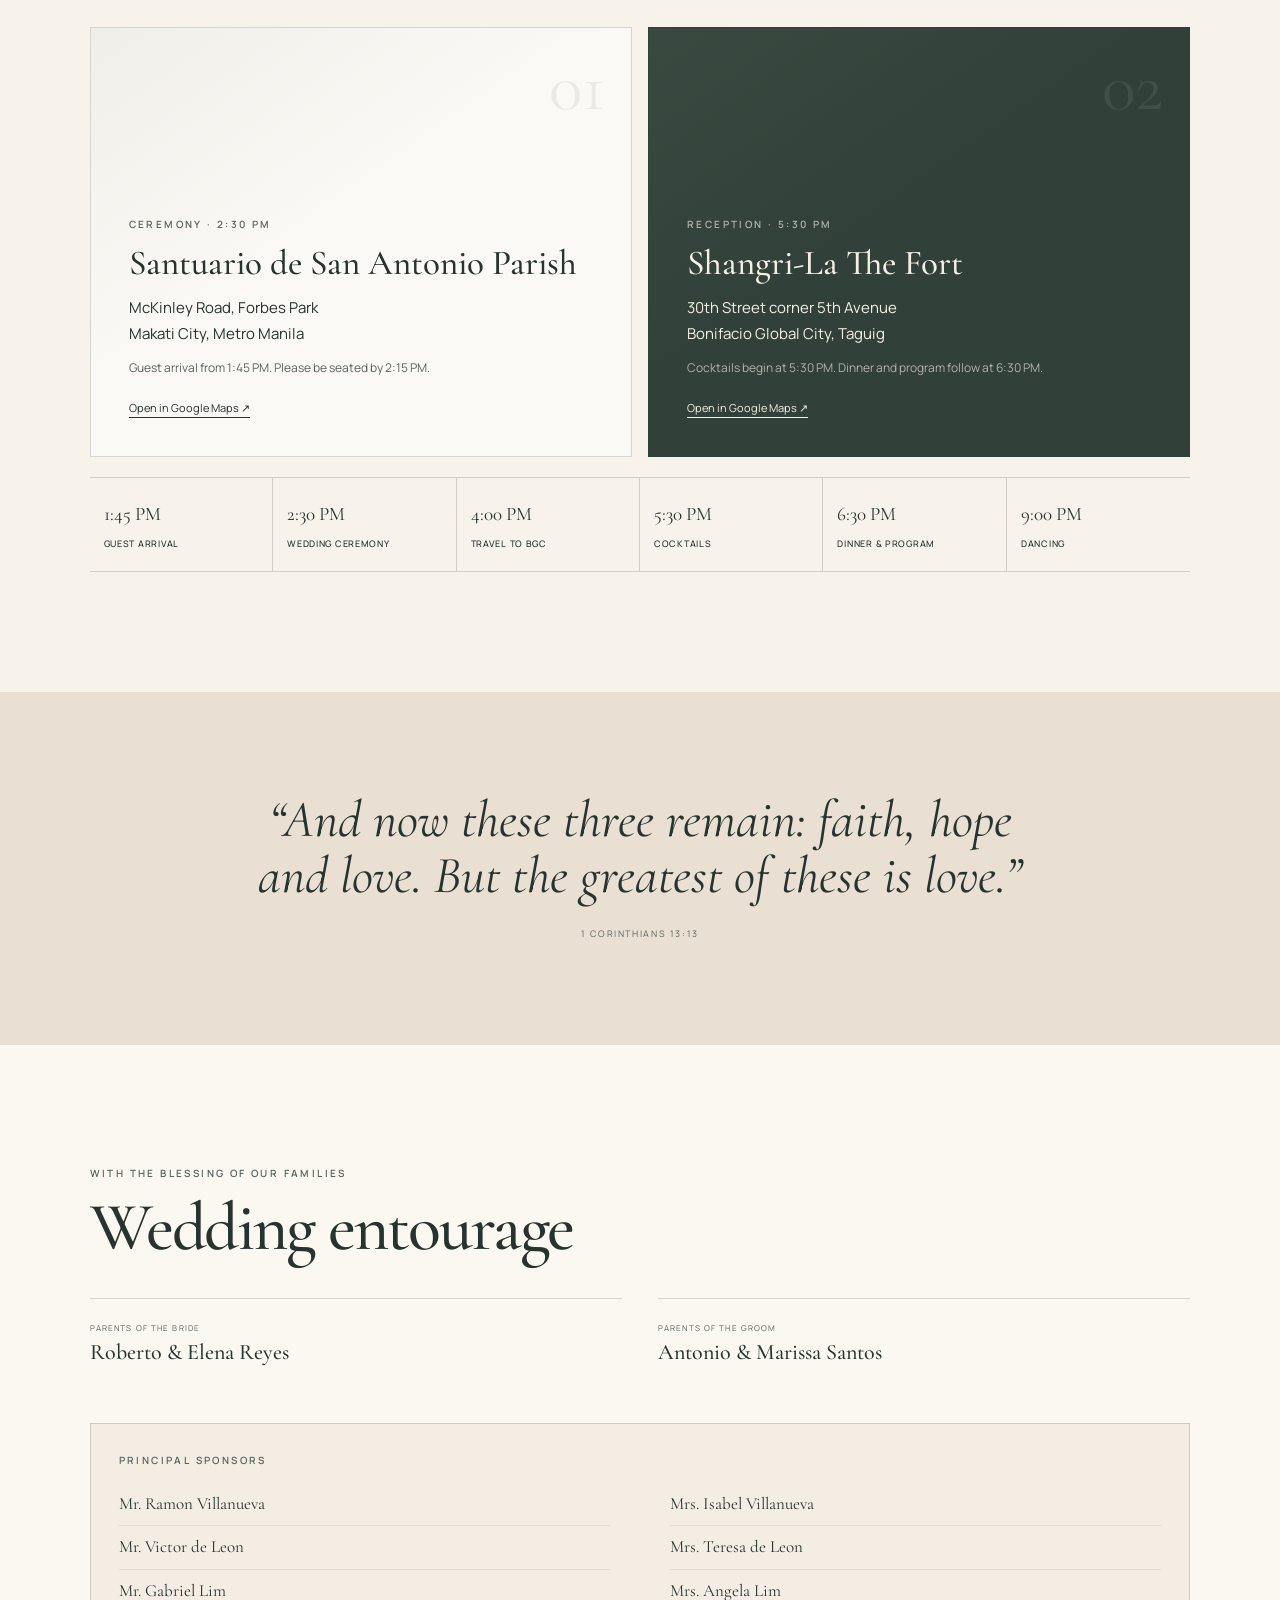
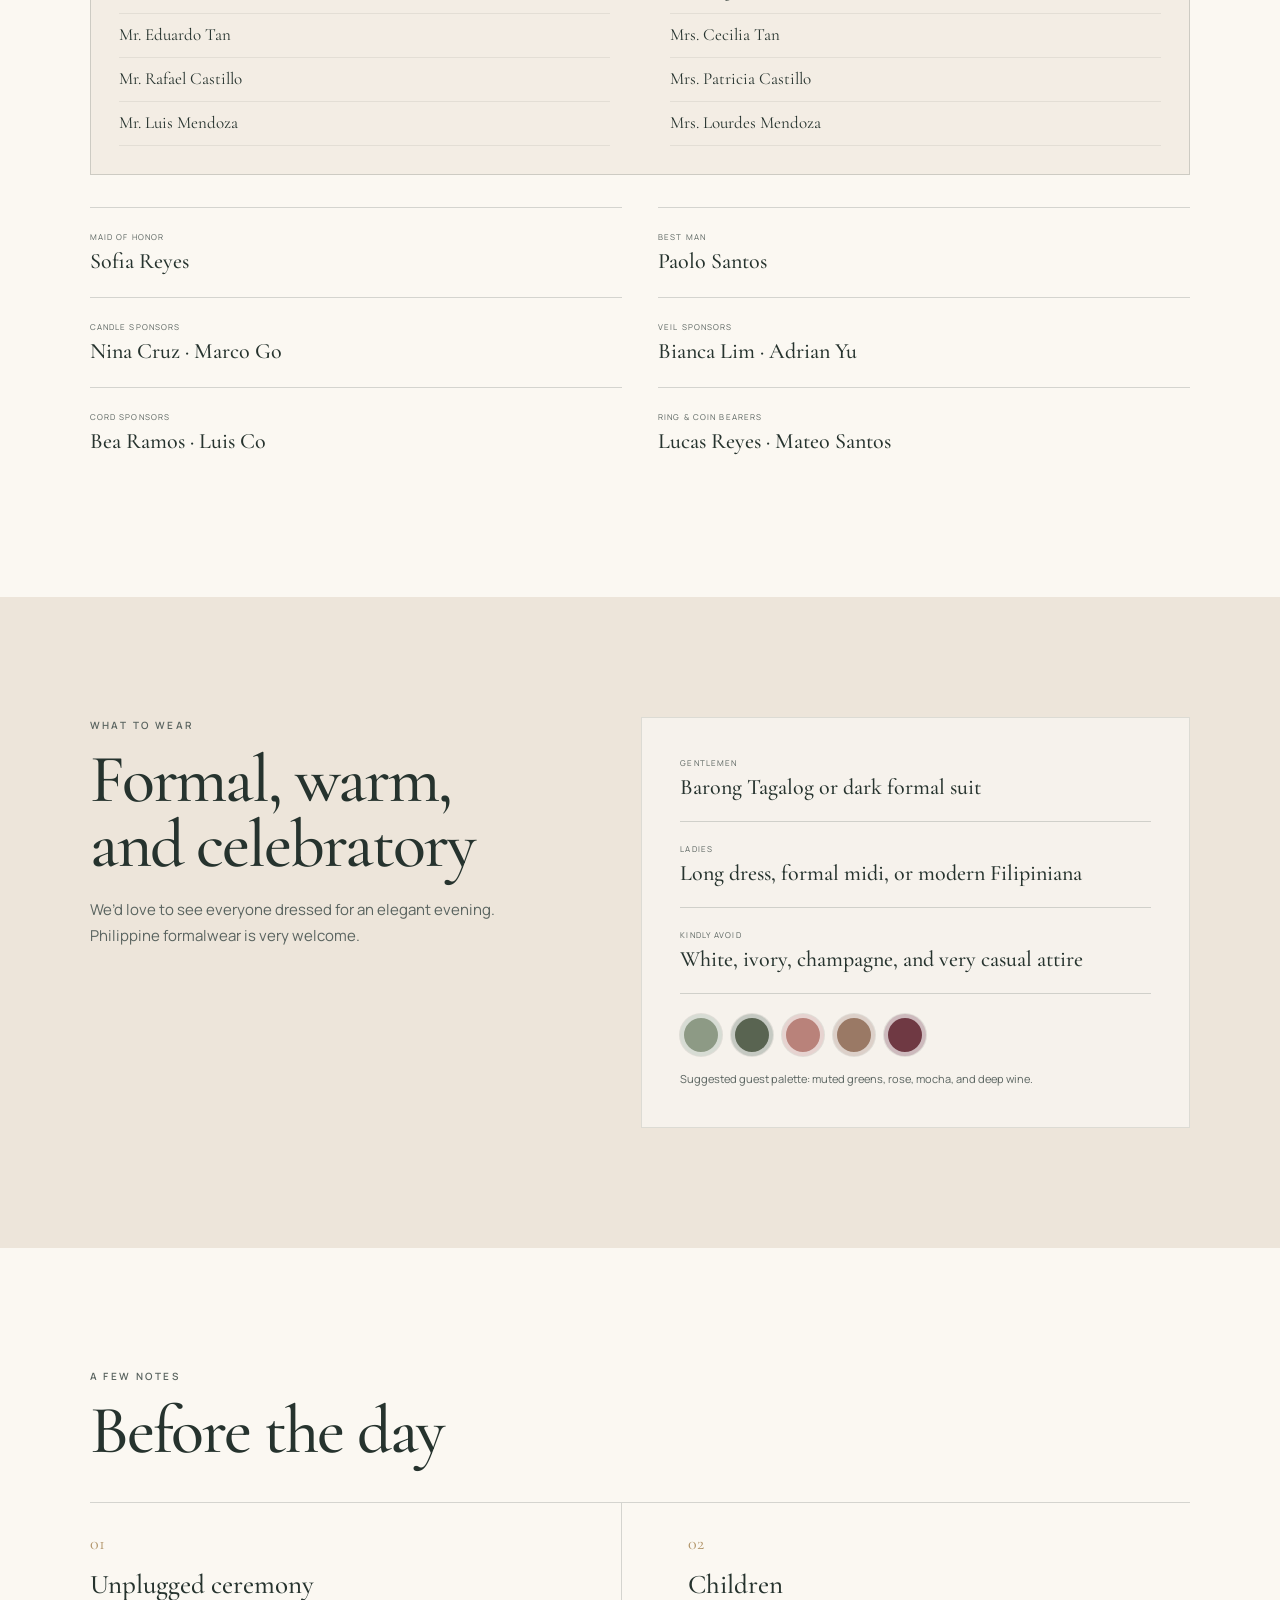
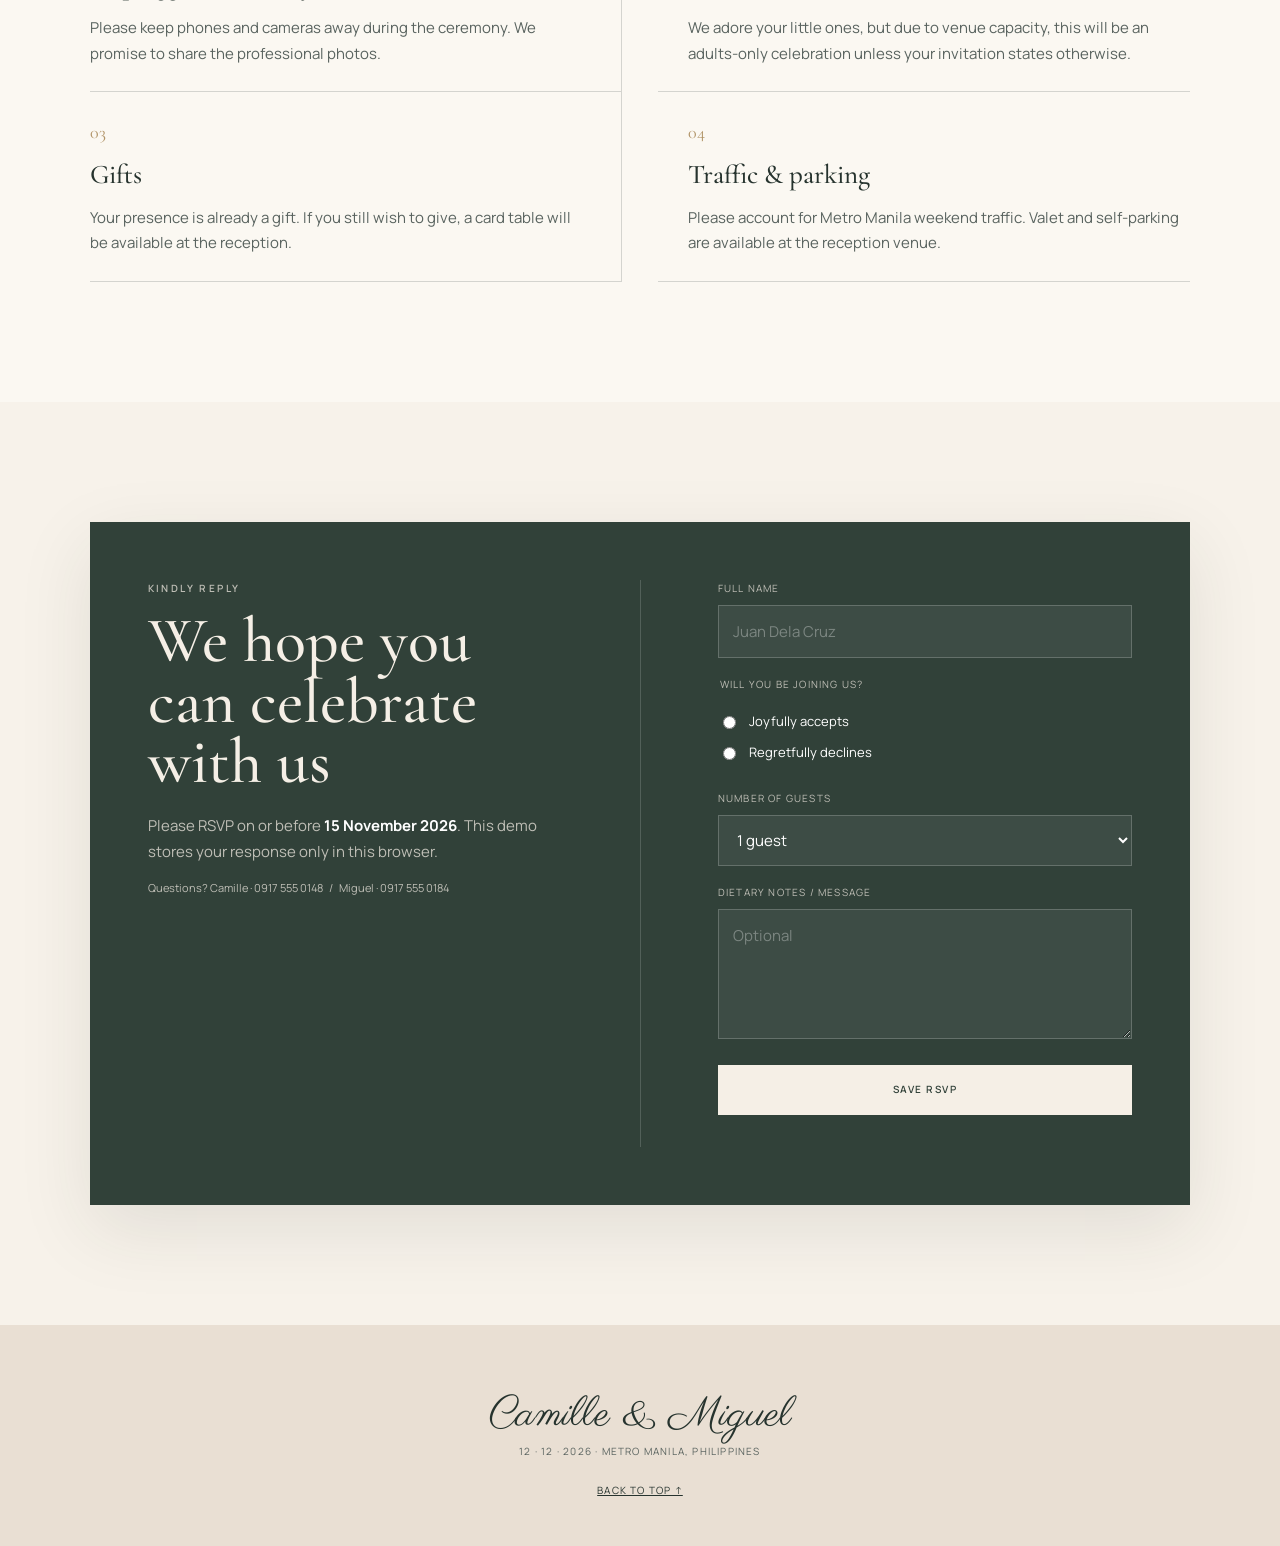
<file: temp/9/index.html>
<!doctype html>
<html lang="en">
<head>
  <meta charset="utf-8">
  <meta name="viewport" content="width=device-width, initial-scale=1, viewport-fit=cover">
  <meta name="theme-color" content="#f5efe6">
  <meta name="description" content="Digital wedding invitation for Camille Reyes and Miguel Santos — 12 December 2026, Metro Manila, Philippines.">
  <title>Camille & Miguel — 12.12.2026</title>
  <link rel="preconnect" href="https://fonts.googleapis.com">
  <link rel="preconnect" href="https://fonts.gstatic.com" crossorigin>
  <link href="https://fonts.googleapis.com/css2?family=Cormorant+Garamond:ital,wght@0,500;0,600;1,500&family=Manrope:wght@400;500;600&family=Parisienne&display=swap" rel="stylesheet">
  <link rel="stylesheet" href="styles.css">
</head>
<body>
  <div class="progress" aria-hidden="true"><span id="progressBar"></span></div>

  <header class="topbar" id="topbar">
    <a class="monogram" href="#home" aria-label="Back to top">C<span>+</span>M</a>
    <nav class="desktop-nav" aria-label="Primary navigation">
      <a href="#details">Details</a>
      <a href="#entourage">Entourage</a>
      <a href="#attire">Attire</a>
      <a href="#rsvp">RSVP</a>
    </nav>
    <a class="nav-rsvp" href="#rsvp">RSVP</a>
  </header>

  <main>
    <section class="hero" id="home">
      <div class="hero-ornament ornament-one" aria-hidden="true"></div>
      <div class="hero-ornament ornament-two" aria-hidden="true"></div>

      <div class="hero-copy reveal">
        <p class="kicker">Together with our families</p>
        <h1 class="names">Camille <span>&amp;</span> Miguel</h1>
        <p class="invite-line">request the pleasure of your company as we celebrate our wedding</p>
        <div class="date-lockup" aria-label="Saturday, December 12, 2026">
          <span>Saturday</span>
          <strong>12 · 12 · 26</strong>
          <span>Metro Manila</span>
        </div>
        <div class="hero-actions">
          <a class="button primary" href="#details">View details</a>
          <button class="button secondary" id="calendarButton" type="button">Add to calendar</button>
        </div>
      </div>

      <div class="hero-card reveal" aria-label="Wedding summary">
        <div class="hero-card-inner">
          <p class="tiny-label">Wedding Day</p>
          <p class="script-mark">C &amp; M</p>
          <div class="rule"></div>
          <p>Saturday · 12 December 2026</p>
          <p>2:30 PM Ceremony</p>
          <p>Makati City · Taguig City</p>
        </div>
      </div>

      <a href="#countdown" class="scroll-hint" aria-label="Scroll to countdown"><span></span>Scroll</a>
    </section>

    <section class="section countdown-section" id="countdown">
      <div class="section-heading reveal">
        <p class="eyebrow">Until we say “I do”</p>
        <h2>Save the date</h2>
      </div>
      <div class="countdown reveal" id="countdownClock" aria-live="polite">
        <div><strong id="days">000</strong><span>Days</span></div>
        <div><strong id="hours">00</strong><span>Hours</span></div>
        <div><strong id="minutes">00</strong><span>Minutes</span></div>
        <div><strong id="seconds">00</strong><span>Seconds</span></div>
      </div>
      <p class="countdown-note reveal">Saturday, 12 December 2026 · 2:30 PM · Philippine Standard Time</p>
    </section>

    <section class="section details-section" id="details">
      <div class="section-heading reveal">
        <p class="eyebrow">The celebration</p>
        <h2>Ceremony &amp; reception</h2>
        <p class="intro">We would be honored to celebrate with you in Metro Manila. Please allow extra travel time between venues, especially on a Saturday.</p>
      </div>

      <div class="venue-grid">
        <article class="venue-card reveal">
          <div class="venue-number">01</div>
          <p class="eyebrow">Ceremony · 2:30 PM</p>
          <h3>Santuario de San Antonio Parish</h3>
          <p>McKinley Road, Forbes Park<br>Makati City, Metro Manila</p>
          <p class="venue-note">Guest arrival from 1:45 PM. Please be seated by 2:15 PM.</p>
          <a class="text-link" href="https://www.google.com/maps/search/?api=1&query=Santuario+de+San+Antonio+Parish+Makati" target="_blank" rel="noreferrer">Open in Google Maps ↗</a>
        </article>

        <article class="venue-card dark-card reveal">
          <div class="venue-number">02</div>
          <p class="eyebrow">Reception · 5:30 PM</p>
          <h3>Shangri-La The Fort</h3>
          <p>30th Street corner 5th Avenue<br>Bonifacio Global City, Taguig</p>
          <p class="venue-note">Cocktails begin at 5:30 PM. Dinner and program follow at 6:30 PM.</p>
          <a class="text-link" href="https://www.google.com/maps/search/?api=1&query=Shangri-La+The+Fort+Manila" target="_blank" rel="noreferrer">Open in Google Maps ↗</a>
        </article>
      </div>

      <div class="day-flow reveal">
        <div><span>1:45 PM</span><strong>Guest arrival</strong></div>
        <div><span>2:30 PM</span><strong>Wedding ceremony</strong></div>
        <div><span>4:00 PM</span><strong>Travel to BGC</strong></div>
        <div><span>5:30 PM</span><strong>Cocktails</strong></div>
        <div><span>6:30 PM</span><strong>Dinner &amp; program</strong></div>
        <div><span>9:00 PM</span><strong>Dancing</strong></div>
      </div>
    </section>

    <section class="quote-band" aria-label="Wedding quote">
      <p class="reveal">“And now these three remain: faith, hope and love. But the greatest of these is love.”</p>
      <span class="reveal">1 Corinthians 13:13</span>
    </section>

    <section class="section entourage-section" id="entourage">
      <div class="section-heading reveal">
        <p class="eyebrow">With the blessing of our families</p>
        <h2>Wedding entourage</h2>
      </div>

      <div class="parents-grid reveal">
        <div>
          <span>Parents of the Bride</span>
          <strong>Roberto &amp; Elena Reyes</strong>
        </div>
        <div>
          <span>Parents of the Groom</span>
          <strong>Antonio &amp; Marissa Santos</strong>
        </div>
      </div>

      <div class="sponsors-card reveal">
        <p class="eyebrow">Principal Sponsors</p>
        <div class="sponsor-columns">
          <ul>
            <li>Mr. Ramon Villanueva</li>
            <li>Mr. Victor de Leon</li>
            <li>Mr. Gabriel Lim</li>
            <li>Mr. Eduardo Tan</li>
            <li>Mr. Rafael Castillo</li>
            <li>Mr. Luis Mendoza</li>
          </ul>
          <ul>
            <li>Mrs. Isabel Villanueva</li>
            <li>Mrs. Teresa de Leon</li>
            <li>Mrs. Angela Lim</li>
            <li>Mrs. Cecilia Tan</li>
            <li>Mrs. Patricia Castillo</li>
            <li>Mrs. Lourdes Mendoza</li>
          </ul>
        </div>
      </div>

      <div class="secondary-grid reveal">
        <div><span>Maid of Honor</span><strong>Sofia Reyes</strong></div>
        <div><span>Best Man</span><strong>Paolo Santos</strong></div>
        <div><span>Candle Sponsors</span><strong>Nina Cruz · Marco Go</strong></div>
        <div><span>Veil Sponsors</span><strong>Bianca Lim · Adrian Yu</strong></div>
        <div><span>Cord Sponsors</span><strong>Bea Ramos · Luis Co</strong></div>
        <div><span>Ring &amp; Coin Bearers</span><strong>Lucas Reyes · Mateo Santos</strong></div>
      </div>
    </section>

    <section class="section attire-section" id="attire">
      <div class="attire-layout">
        <div class="section-heading reveal">
          <p class="eyebrow">What to wear</p>
          <h2>Formal, warm, and celebratory</h2>
          <p class="intro">We’d love to see everyone dressed for an elegant evening. Philippine formalwear is very welcome.</p>
        </div>

        <div class="attire-card reveal">
          <div class="attire-copy">
            <div><span>Gentlemen</span><strong>Barong Tagalog or dark formal suit</strong></div>
            <div><span>Ladies</span><strong>Long dress, formal midi, or modern Filipiniana</strong></div>
            <div><span>Kindly avoid</span><strong>White, ivory, champagne, and very casual attire</strong></div>
          </div>
          <div class="palette" aria-label="Suggested wedding colors">
            <span class="swatch s1" title="Sage"></span>
            <span class="swatch s2" title="Olive"></span>
            <span class="swatch s3" title="Dusty rose"></span>
            <span class="swatch s4" title="Mocha"></span>
            <span class="swatch s5" title="Deep wine"></span>
          </div>
          <p class="palette-note">Suggested guest palette: muted greens, rose, mocha, and deep wine.</p>
        </div>
      </div>
    </section>

    <section class="section notes-section" id="notes">
      <div class="section-heading reveal">
        <p class="eyebrow">A few notes</p>
        <h2>Before the day</h2>
      </div>
      <div class="notes-grid">
        <article class="note reveal"><span>01</span><h3>Unplugged ceremony</h3><p>Please keep phones and cameras away during the ceremony. We promise to share the professional photos.</p></article>
        <article class="note reveal"><span>02</span><h3>Children</h3><p>We adore your little ones, but due to venue capacity, this will be an adults-only celebration unless your invitation states otherwise.</p></article>
        <article class="note reveal"><span>03</span><h3>Gifts</h3><p>Your presence is already a gift. If you still wish to give, a card table will be available at the reception.</p></article>
        <article class="note reveal"><span>04</span><h3>Traffic &amp; parking</h3><p>Please account for Metro Manila weekend traffic. Valet and self-parking are available at the reception venue.</p></article>
      </div>
    </section>

    <section class="section rsvp-section" id="rsvp">
      <div class="rsvp-shell">
        <div class="rsvp-copy reveal">
          <p class="eyebrow">Kindly reply</p>
          <h2>We hope you can celebrate with us</h2>
          <p>Please RSVP on or before <strong>15 November 2026</strong>. This demo stores your response only in this browser.</p>
          <p class="contact-line">Questions? Camille · 0917 555 0148 &nbsp; / &nbsp; Miguel · 0917 555 0184</p>
        </div>

        <form class="rsvp-form reveal" id="rsvpForm">
          <label>
            <span>Full name</span>
            <input id="guestName" name="guestName" type="text" autocomplete="name" required placeholder="Juan Dela Cruz">
          </label>
          <fieldset>
            <legend>Will you be joining us?</legend>
            <label class="radio"><input type="radio" name="attendance" value="Yes, I’ll be there" required><span>Joyfully accepts</span></label>
            <label class="radio"><input type="radio" name="attendance" value="Sorry, I can’t make it"><span>Regretfully declines</span></label>
          </fieldset>
          <label>
            <span>Number of guests</span>
            <select id="guestCount" name="guestCount">
              <option value="1">1 guest</option>
              <option value="2">2 guests</option>
              <option value="3">3 guests</option>
              <option value="4">4 guests</option>
            </select>
          </label>
          <label>
            <span>Dietary notes / message</span>
            <textarea id="guestMessage" name="guestMessage" rows="4" placeholder="Optional"></textarea>
          </label>
          <button class="button primary full" type="submit">Save RSVP</button>
          <p class="form-status" id="formStatus" role="status"></p>
        </form>
      </div>
    </section>
  </main>

  <footer>
    <p class="script-mark">Camille &amp; Miguel</p>
    <p>12 · 12 · 2026 · Metro Manila, Philippines</p>
    <a href="#home">Back to top ↑</a>
  </footer>

  <div class="toast" id="toast" role="status" aria-live="polite"></div>
  <script src="script.js"></script>
</body>
</html>
</file>
<file: trade-vault/styles.css>
:root {
  color-scheme: dark;
  --bg: #080b12;
  --body-glow: #142239;
  --surface: #0e1420;
  --surface-2: #131b29;
  --line: #222d40;
  --line-soft: rgba(34,45,64,.62);
  --text: #f4f7fb;
  --muted: #8e9aae;
  --accent: #84f3bd;
  --accent-contrast: #06110c;
  --warning: #ffc66d;
  --danger: #ff8f8f;
  --danger-text: #ffaaaa;
  --danger-border: #4c2c34;
  --label: #c3ccda;
  --input-bg: #090e17;
  --placeholder: #5e6a7f;
  --readonly-bg: #0c121e;
  --readonly-text: #a9b4c7;
  --tag-bg: #172033;
  --tag-text: #9cabc2;
  --optional-bg: #151a24;
  --optional-text: #7f8a9c;
  --gate-bg: rgba(14,20,32,.94);
  --control-bg: rgba(16,23,36,.9);
  --topbar-border: rgba(34,45,64,.75);
  --topbar-bg: rgba(8,11,18,.84);
  --warning-border: rgba(255,198,109,.3);
  --warning-bg: rgba(255,198,109,.07);
  --warning-text: #ffd99d;
  --metric-a: rgba(19,27,42,.95);
  --metric-b: rgba(12,17,27,.92);
  --panel-bg: rgba(14,20,32,.84);
  --table-head-bg: #0d131f;
  --row-hover: rgba(255,255,255,.018);
  --soft-text: #c7d0de;
  --progress-bg: #080c13;
  --nav-border: rgba(48,61,83,.9);
  --nav-bg: rgba(12,17,27,.9);
  --nav-muted: #8f9aac;
  --note-text: #a7b2c4;
  --dialog-bg: #0d131f;
  --dialog-actions-bg: rgba(13,19,31,.96);
  --dialog-backdrop: rgba(0,0,0,.72);
  --toast-bg: #17233a;
  --mobile-card-bg: rgba(14,20,32,.88);
  --radius: 18px;
  --shadow: 0 22px 70px rgba(0,0,0,.3);
}

html[data-theme="light"] {
  color-scheme: light;
  --bg: #f5f7fa;
  --body-glow: #dff3ea;
  --surface: #ffffff;
  --surface-2: #eef2f6;
  --line: #d9e0e8;
  --line-soft: rgba(217,224,232,.82);
  --text: #17202a;
  --muted: #667085;
  --accent: #087f5b;
  --accent-contrast: #ffffff;
  --warning: #946200;
  --danger: #c24141;
  --danger-text: #b42318;
  --danger-border: #f2c7c4;
  --label: #475467;
  --input-bg: #ffffff;
  --placeholder: #98a2b3;
  --readonly-bg: #f2f4f7;
  --readonly-text: #667085;
  --tag-bg: #e9eff5;
  --tag-text: #475467;
  --optional-bg: #eef1f4;
  --optional-text: #667085;
  --gate-bg: rgba(255,255,255,.94);
  --control-bg: rgba(255,255,255,.92);
  --topbar-border: rgba(217,224,232,.9);
  --topbar-bg: rgba(245,247,250,.88);
  --warning-border: rgba(148,98,0,.22);
  --warning-bg: rgba(255,196,0,.08);
  --warning-text: #7a5200;
  --metric-a: rgba(255,255,255,.98);
  --metric-b: rgba(246,248,250,.96);
  --panel-bg: rgba(255,255,255,.92);
  --table-head-bg: #f3f5f7;
  --row-hover: rgba(23,32,42,.025);
  --soft-text: #475467;
  --progress-bg: #e7ebef;
  --nav-border: rgba(205,214,224,.95);
  --nav-bg: rgba(255,255,255,.94);
  --nav-muted: #667085;
  --note-text: #475467;
  --dialog-bg: #ffffff;
  --dialog-actions-bg: rgba(255,255,255,.96);
  --dialog-backdrop: rgba(17,24,39,.35);
  --toast-bg: #ffffff;
  --mobile-card-bg: rgba(255,255,255,.96);
  --shadow: 0 18px 55px rgba(31,41,55,.13);
}
* { box-sizing: border-box; }
html { min-height: 100%; background: var(--bg); }
body { margin: 0; min-height: 100vh; font: 14px/1.45 ui-sans-serif, -apple-system, BlinkMacSystemFont, "Segoe UI", sans-serif; background: radial-gradient(circle at 90% -10%, var(--body-glow) 0, transparent 31%), var(--bg); color: var(--text); }
button, input, select { font: inherit; }
button, .file-button { cursor: pointer; }
button:focus-visible, input:focus-visible, select:focus-visible, textarea:focus-visible, .file-button:focus-within { outline: 2px solid var(--accent); outline-offset: 2px; }
[hidden] { display: none !important; }
.icon-sprite { position: absolute; width: 0; height: 0; overflow: hidden; }
svg { width: 20px; height: 20px; fill: none; stroke: currentColor; stroke-width: 1.8; stroke-linecap: round; stroke-linejoin: round; }
.icon-sprite symbol path:first-child:not([fill="none"]) { fill: none; }
.sr-only { position: absolute !important; width: 1px !important; height: 1px !important; padding: 0 !important; margin: -1px !important; overflow: hidden !important; clip: rect(0,0,0,0) !important; white-space: nowrap !important; border: 0 !important; }

.gate { min-height: 100vh; display: grid; place-items: center; padding: 24px; }
.gate-card { width: min(430px, 100%); padding: 30px; border: 1px solid var(--line); border-radius: 26px; background: var(--gate-bg); box-shadow: var(--shadow); backdrop-filter: blur(18px); }
.brand-mark { position: relative; display: grid; place-items: center; width: 52px; height: 52px; margin-bottom: 20px; border-radius: 50%; background: var(--accent); box-shadow: 0 0 0 7px rgba(132,243,189,.08); }
.brand-keyhole { position: relative; width: 22px; height: 22px; border-radius: 50%; background: var(--accent-contrast); }
.brand-keyhole::before { content: ''; position: absolute; left: 50%; top: 6px; width: 6px; height: 6px; border-radius: 50%; background: var(--accent); transform: translateX(-50%); }
.brand-keyhole::after { content: ''; position: absolute; left: 50%; top: 11px; width: 4px; height: 7px; border-radius: 999px; background: var(--accent); transform: translateX(-50%); }
h1 { margin: 0 0 10px; font-size: clamp(34px, 8vw, 48px); letter-spacing: -.055em; line-height: 1; }
h2 { margin: 0; font-size: clamp(27px, 5vw, 38px); letter-spacing: -.045em; line-height: 1.05; }
h3 { margin: 0; font-size: 20px; letter-spacing: -.025em; }
.eyebrow { margin: 0 0 5px; color: var(--accent); font-size: 10px; font-weight: 900; letter-spacing: .16em; }
.muted, .fine { color: var(--muted); }
.compact-copy { max-width: 34ch; margin: 0 0 18px; }
.fine { margin: 12px 0 0; font-size: 11px; }
label { display: grid; gap: 6px; margin-top: 14px; color: var(--label); font-size: 12px; font-weight: 750; }
input, select, textarea { width: 100%; min-width: 0; padding: 12px 13px; border: 1px solid var(--line); border-radius: 12px; background: var(--input-bg); color: var(--text); }
textarea { resize: vertical; line-height: 1.45; font: inherit; }
textarea::placeholder { color: var(--placeholder); }
input::placeholder { color: var(--placeholder); }
input[readonly] { border-style: dashed; background: var(--readonly-bg); color: var(--readonly-text); }
.auto-tag, .optional-tag { display: inline-block; margin-left: 5px; padding: 2px 5px; border-radius: 999px; background: var(--tag-bg); color: var(--tag-text); font-size: 8px; letter-spacing: .08em; }
.optional-tag { background: var(--optional-bg); color: var(--optional-text); }

button, .file-button { border: 1px solid transparent; color: var(--text); background: var(--surface-2); transition: transform .12s ease, background .12s ease, border-color .12s ease, opacity .12s ease; }
button:hover, .file-button:hover { transform: translateY(-1px); }
button:disabled { cursor: default; opacity: .38; transform: none; }
.primary { background: var(--accent) !important; color: var(--accent-contrast) !important; }
.icon-button, .nav-button, .brand-button { display: inline-grid; place-items: center; width: 42px; height: 42px; padding: 0; border-radius: 13px; border-color: var(--line); background: var(--control-bg); }
.icon-button.active { border-color: rgba(132,243,189,.45); color: var(--accent); background: rgba(132,243,189,.08); }
.icon-button.danger { color: var(--danger-text); border-color: var(--danger-border); }
.file-button { margin: 0; }
.auth-button { display: flex; align-items: center; justify-content: center; gap: 9px; min-height: 46px; border-radius: 12px; }
.pin-grid { display: grid; grid-template-columns: 1fr 1fr; gap: 10px; }
.auth-switch { margin-top: 8px; padding: 5px 0; border: 0; background: transparent; color: var(--accent); font-size: 11px; font-weight: 800; }
.auth-switch:hover { transform: none; text-decoration: underline; }
.gate-status { min-height: 18px; margin-top: 10px; color: var(--muted); font-size: 11px; }
.gate-status.error, .startup-status.error { color: var(--danger-text); }
.startup-status { margin: -7px 0 12px; }
.pin-security-note { line-height: 1.5; }
.wide { width: 100%; margin-top: 18px; }

.app-shell { min-height: 100vh; }
.topbar { position: sticky; z-index: 30; top: 0; display: grid; grid-template-columns: auto 1fr auto; align-items: center; gap: 10px; min-height: 66px; padding: max(10px, env(safe-area-inset-top)) max(16px, env(safe-area-inset-right)) 10px max(16px, env(safe-area-inset-left)); border-bottom: 1px solid var(--topbar-border); background: var(--topbar-bg); backdrop-filter: blur(18px); }
.brand-button { width: 40px; height: 40px; background: transparent; }
.brand-dot { width: 11px; height: 11px; border-radius: 50%; background: var(--accent); box-shadow: 0 0 0 6px rgba(132,243,189,.09); }
.top-title { min-width: 0; display: grid; gap: 1px; }
.top-title strong { font-size: 14px; }
.top-title span { overflow: hidden; color: var(--muted); font-size: 10px; text-overflow: ellipsis; white-space: nowrap; }
.top-actions, .head-actions { display: flex; gap: 8px; align-items: center; }

.gate-theme-button { position: fixed; z-index: 5; top: max(16px, env(safe-area-inset-top)); right: max(16px, env(safe-area-inset-right)); }
html[data-theme="light"] .brand-dot { box-shadow: 0 0 0 6px rgba(8,127,91,.09); }
html[data-theme="light"] .brand-mark { box-shadow: 0 0 0 7px rgba(8,127,91,.07); }
html[data-theme="light"] .icon-button.active { border-color: rgba(8,127,91,.35); background: rgba(8,127,91,.07); }
html[data-theme="light"] .nav-button.active { background: rgba(8,127,91,.07); }
html[data-theme="light"] .side.buy { background: rgba(8,127,91,.09); }
html[data-theme="light"] .side.sell { background: rgba(194,65,65,.08); color: var(--danger-text); }
html[data-theme="light"] .transaction-card.selected { border-color: rgba(8,127,91,.34); background: rgba(8,127,91,.035); }
html[data-theme="light"] .calculation-note { border-color: rgba(8,127,91,.18); background: rgba(8,127,91,.04); }
html[data-theme="light"] .manual-status.error { border-color: rgba(194,65,65,.2); background: rgba(194,65,65,.05); color: var(--danger-text); }

main { width: min(1120px, calc(100% - 32px)); margin: 0 auto; padding: 34px 0 calc(104px + env(safe-area-inset-bottom)); }
.app-page { animation: page-in .14s ease-out; }
@keyframes page-in { from { opacity: .5; transform: translateY(3px); } to { opacity: 1; transform: none; } }
.page-head { display: flex; align-items: end; justify-content: space-between; gap: 18px; margin: 4px 0 22px; }
.market-status { margin-top: 6px; color: var(--muted); font-size: 11px; }
.warning { margin: -7px 0 14px; padding: 12px 14px; border: 1px solid var(--warning-border); border-radius: 13px; background: var(--warning-bg); color: var(--warning-text); font-size: 12px; }

.metrics { display: grid; grid-template-columns: repeat(4, 1fr); gap: 10px; margin-bottom: 10px; }
.metric { min-width: 0; min-height: 118px; padding: 18px; border: 1px solid var(--line); border-radius: var(--radius); background: linear-gradient(150deg, var(--metric-a), var(--metric-b)); }
.metric span, .metric small { color: var(--muted); }
.metric span { font-size: 11px; }
.metric strong { display: block; overflow: hidden; margin: 11px 0 3px; font-size: clamp(20px, 2.5vw, 27px); letter-spacing: -.04em; text-overflow: ellipsis; white-space: nowrap; font-variant-numeric: tabular-nums; }
.metric small { display: block; overflow: hidden; font-size: 10px; text-overflow: ellipsis; white-space: nowrap; }

.panel { margin-bottom: 12px; overflow: hidden; border: 1px solid var(--line); border-radius: var(--radius); background: var(--panel-bg); box-shadow: 0 10px 35px rgba(0,0,0,.12); }
.panel-head { padding: 17px 18px; border-bottom: 1px solid var(--line-soft); }
.data-panel { min-height: 120px; }
.table-wrap { overflow: auto; }
table { width: 100%; border-collapse: collapse; }
.holdings-table { min-width: 890px; }
.ledger-table { min-width: 1450px; }
th, td { padding: 13px 14px; border-bottom: 1px solid var(--line-soft); text-align: right; white-space: nowrap; font-variant-numeric: tabular-nums; }
th { position: sticky; top: 0; z-index: 2; background: var(--table-head-bg); color: var(--muted); font-size: 9px; font-weight: 850; letter-spacing: .09em; text-transform: uppercase; }
th:first-child, td:first-child, .holdings-table th:nth-child(1), .holdings-table td:nth-child(1), .ledger-table th:nth-child(2), .ledger-table td:nth-child(2), .ledger-table th:nth-child(3), .ledger-table td:nth-child(3) { text-align: left; }
tbody tr:last-child td { border-bottom: 0; }
tbody tr:hover { background: var(--row-hover); }
.empty-cell { padding: 34px; color: var(--muted); text-align: center !important; }
.select-cell { width: 38px; text-align: center !important; }
.select-cell input { width: 16px; height: 16px; margin: 0; accent-color: var(--accent); }
.side { display: inline-flex; padding: 3px 7px; border-radius: 999px; font-size: 9px; font-weight: 900; letter-spacing: .05em; }
.side.buy { background: rgba(132,243,189,.11); color: var(--accent); }
.side.sell { background: rgba(255,143,143,.1); color: var(--danger-text); }
.status { max-width: 150px; overflow: hidden; color: var(--muted); font-size: 10px; text-overflow: ellipsis; }
.note-cell { max-width: 190px; overflow: hidden; color: var(--soft-text); font-size: 10px; text-overflow: ellipsis; }
.status.warn { color: var(--warning); }
.positive { color: var(--accent) !important; font-weight: 800; }
.negative { color: var(--danger-text) !important; font-weight: 800; }
.row-actions { display: inline-flex; gap: 5px; }
.table-action { display: inline-grid; place-items: center; width: 32px; height: 32px; padding: 0; border: 1px solid var(--line); border-radius: 9px; background: transparent; }
.table-action.danger { border-color: var(--danger-border); color: var(--danger-text); }
.table-action svg { width: 15px; height: 15px; }

.bar-chart { display: grid; align-content: center; gap: 13px; min-height: 230px; padding: 19px; }
.empty-state { color: var(--muted); text-align: center; }
.bar-row { display: grid; grid-template-columns: 54px minmax(70px,1fr) minmax(80px,110px); gap: 10px; align-items: center; }
.bar-label { font-size: 12px; font-weight: 850; }
.bar-value { overflow: hidden; color: var(--soft-text); font-size: 11px; text-align: right; text-overflow: ellipsis; white-space: nowrap; font-variant-numeric: tabular-nums; }
.bar-progress { width: 100%; height: 8px; appearance: none; border: 0; border-radius: 999px; overflow: hidden; background: var(--progress-bg); }
.bar-progress::-webkit-progress-bar { background: var(--progress-bg); border-radius: 999px; }
.bar-progress::-webkit-progress-value { background: var(--accent); border-radius: 999px; }
.bar-progress::-moz-progress-bar { background: var(--accent); border-radius: 999px; }

.holding-purpose-tabs { display: inline-flex; gap: 4px; margin: -3px 0 12px; padding: 4px; border: 1px solid var(--line); border-radius: 13px; background: var(--surface-2); }
.purpose-tab { min-height: 36px; padding: 7px 14px; border: 0; border-radius: 9px; background: transparent; color: var(--muted); font-size: 11px; font-weight: 850; }
.purpose-tab.active { background: var(--control-bg); color: var(--text); box-shadow: inset 0 0 0 1px var(--line-soft); }

.overview-toolbar { display: flex; align-items: center; justify-content: space-between; gap: 12px; margin: -3px 0 12px; }
.overview-purpose-tabs { margin: 0; }
.overview-market-controls { display: flex; align-items: center; justify-content: flex-end; gap: 7px; min-width: 0; }
.overview-market-controls .market-status { margin: 0 3px 0 0; overflow: hidden; max-width: 260px; text-overflow: ellipsis; white-space: nowrap; }
.overview-market-controls .icon-button { width: 36px; height: 36px; border-radius: 11px; }
.panel-copy { max-width: 70ch; margin: 5px 0 0; color: var(--muted); font-size: 11px; line-height: 1.5; }
.analytics-panel-head { border-bottom: 0; padding-bottom: 9px; }
.analytics-stats { display: grid; grid-template-columns: repeat(4, minmax(0,1fr)); gap: 1px; border-top: 1px solid var(--line-soft); background: var(--line-soft); }
.analytics-stat { min-width: 0; min-height: 94px; padding: 14px 16px; background: var(--panel-bg); }
.analytics-stat span, .analytics-stat small { display: block; color: var(--muted); }
.analytics-stat span { font-size: 9px; font-weight: 850; letter-spacing: .07em; text-transform: uppercase; }
.analytics-stat strong { display: block; overflow: hidden; margin: 7px 0 3px; font-size: 17px; letter-spacing: -.025em; text-overflow: ellipsis; white-space: nowrap; font-variant-numeric: tabular-nums; }
.analytics-stat small { overflow: hidden; font-size: 9px; line-height: 1.35; text-overflow: ellipsis; white-space: nowrap; }
.overview-grid { display: grid; grid-template-columns: minmax(0,1.05fr) minmax(0,.95fr); gap: 12px; align-items: stretch; }
.overview-grid > .panel { min-width: 0; }
.performance-chart { min-height: 230px; padding: 14px 18px 15px; }
.performance-chart.empty-state { display: grid; place-items: center; }
.performance-svg { display: block; width: 100%; height: 180px; overflow: visible; }
.chart-zero { stroke: var(--line); stroke-width: 1; stroke-dasharray: 5 5; }
.chart-line { fill: none; stroke: var(--accent); stroke-width: 2.5; stroke-linecap: round; stroke-linejoin: round; }
.chart-point { fill: var(--panel-bg); stroke: var(--accent); stroke-width: 2; }
.chart-footer { display: flex; align-items: center; justify-content: space-between; gap: 12px; margin-top: 6px; color: var(--muted); font-size: 9px; }
.chart-footer strong { color: var(--soft-text); font-size: 10px; font-variant-numeric: tabular-nums; }
.bar-value { display: grid; justify-items: end; gap: 1px; }
.bar-value strong { color: var(--text); font-size: 10px; }
.bar-value span { color: var(--muted); font-size: 9px; }
.purpose-badge { display: inline-flex; align-items: center; min-height: 20px; padding: 2px 7px; border: 1px solid var(--line); border-radius: 999px; color: var(--soft-text); font-size: 9px; font-weight: 850; white-space: nowrap; }
.purpose-badge.hold { border-color: rgba(132,243,189,.25); color: var(--accent); }
.net-copy-cell { display: inline-flex; align-items: center; gap: 5px; white-space: nowrap; }
.inline-copy { display: inline-grid; place-items: center; flex: 0 0 auto; width: 26px; height: 26px; padding: 0; border: 0; border-radius: 8px; background: transparent; color: var(--muted); }
.inline-copy:hover { background: var(--control-bg); color: var(--text); }
.inline-copy svg { width: 14px; height: 14px; }
.mobile-only-controls { display: none; }
.ledger-tools { display: grid; grid-template-columns: minmax(180px,1fr) 92px auto auto auto; gap: 8px; align-items: center; margin-bottom: 10px; }
.search-field { display: flex; align-items: center; min-width: 0; padding-left: 12px; border: 1px solid var(--line); border-radius: 12px; background: var(--input-bg); }
.search-field svg { flex: 0 0 auto; width: 16px; height: 16px; color: var(--muted); }
.search-field input { border: 0; background: transparent; padding-left: 9px; outline: 0; }
.filter-select { height: 42px; padding: 0 10px; }
.selection-count { color: var(--muted); font-size: 11px; white-space: nowrap; }
.mobile-list { display: none; }

.floating-nav { position: fixed; z-index: 40; left: 50%; bottom: max(14px, env(safe-area-inset-bottom)); display: flex; gap: 5px; padding: 6px; border: 1px solid var(--nav-border); border-radius: 18px; background: var(--nav-bg); box-shadow: 0 14px 45px rgba(0,0,0,.4); backdrop-filter: blur(18px); transform: translateX(-50%); }
.nav-button { width: 46px; height: 46px; border: 0; border-radius: 13px; background: transparent; color: var(--nav-muted); }
.nav-button.active { color: var(--accent); background: rgba(132,243,189,.08); }
.nav-primary { margin-left: 2px; background: var(--accent); color: var(--accent-contrast); }

.settings-copy { margin: 14px 0 2px; color: var(--muted); font-size: 12px; line-height: 1.55; }
.settings-section { display: flex; align-items: baseline; justify-content: space-between; gap: 12px; margin-top: 18px; padding-top: 14px; border-top: 1px solid var(--line-soft); }
.settings-inline-status { color: var(--muted); font-size: 10px; }
.calculation-note { margin-top: 12px; padding: 10px 12px; border: 1px solid rgba(132,243,189,.16); border-radius: 11px; background: rgba(132,243,189,.045); color: var(--note-text); font-size: 11px; }
.manual-status { min-height: 16px; margin-top: 7px; color: var(--note-text); font-size: 11px; }
.manual-status.error { padding: 9px 11px; border: 1px solid rgba(255,143,143,.22); border-radius: 10px; background: rgba(255,143,143,.07); color: var(--danger-text); }
.manual-status.info { color: var(--note-text); }
.scan-import { margin-top: 14px; padding: 12px; border: 1px solid var(--line); border-radius: 13px; background: var(--surface-2); }
.scan-import-head strong { display: block; font-size: 12px; }
.scan-import-head span { display: block; margin-top: 2px; color: var(--muted); font-size: 10px; }
.scan-actions { display: flex; flex-wrap: wrap; gap: 8px; margin-top: 10px; }
.scan-button { display: inline-flex; width: auto; min-height: 38px; align-items: center; justify-content: center; gap: 7px; margin: 0; padding: 8px 11px; border: 1px solid var(--line); border-radius: 10px; background: var(--control-bg); color: var(--text); font-size: 11px; font-weight: 800; }
.scan-button svg { width: 16px; height: 16px; }
#receiptTextWrap { margin-top: 9px; }
.parse-text-button { margin-top: 0; }
dialog { width: min(680px, calc(100% - 22px)); max-height: min(760px, calc(100dvh - 28px)); overflow: auto; padding: 0; border: 1px solid var(--line); border-radius: 21px; background: var(--dialog-bg); color: var(--text); box-shadow: var(--shadow); }
dialog::backdrop { background: var(--dialog-backdrop); backdrop-filter: blur(5px); }
dialog form { padding: 21px; }
.dialog-head { display: flex; align-items: start; justify-content: space-between; gap: 12px; }
.form-grid { display: grid; grid-template-columns: repeat(2, minmax(0,1fr)); gap: 0 12px; }
.span-2 { grid-column: 1 / -1; }
.dialog-actions { position: sticky; bottom: -21px; display: flex; justify-content: flex-end; gap: 8px; margin: 20px -21px -21px; padding: 12px 21px max(12px, env(safe-area-inset-bottom)); border-top: 1px solid var(--line); background: var(--dialog-actions-bg); backdrop-filter: blur(14px); }
.toast { position: fixed; z-index: 100; left: 50%; bottom: calc(82px + env(safe-area-inset-bottom)); max-width: calc(100% - 30px); padding: 10px 13px; border: 1px solid var(--line); border-radius: 11px; background: var(--toast-bg); box-shadow: var(--shadow); opacity: 0; pointer-events: none; transform: translate(-50%, 12px); transition: opacity .18s, transform .18s; }
.toast.show { opacity: 1; transform: translate(-50%,0); }
.unsupported-browser { padding: 2rem; }

@media (max-width: 760px) {
  main { width: min(100% - 22px, 1120px); padding-top: 25px; }
  .topbar { min-height: 60px; }
  .icon-button, .brand-button { width: 40px; height: 40px; border-radius: 12px; }
  .page-head { align-items: center; margin-bottom: 17px; }
  .metrics { grid-template-columns: 1fr 1fr; gap: 8px; }
  .metric { min-height: 103px; padding: 14px; border-radius: 15px; }
  .metric strong { margin-top: 8px; font-size: 20px; }
  .allocation-panel { border-radius: 15px; }
  .overview-toolbar { align-items: stretch; flex-direction: column; gap: 8px; margin-bottom: 10px; }
  .overview-purpose-tabs { align-self: flex-start; }
  .overview-market-controls { justify-content: flex-start; min-height: 38px; }
  .overview-market-controls .market-status { flex: 1; max-width: none; }
  .analytics-stats { grid-template-columns: 1fr 1fr; }
  .analytics-stat { min-height: 88px; padding: 12px; }
  .analytics-stat strong { font-size: 15px; }
  .overview-grid { grid-template-columns: 1fr; gap: 8px; }
  .performance-chart { min-height: 205px; padding: 10px 12px 12px; }
  .performance-svg { height: 160px; }
  .panel-head { padding: 14px; }
  .bar-chart { min-height: 210px; padding: 14px; }
  .desktop-table { display: none; }
  .mobile-list { display: grid; gap: 8px; padding: 8px; }
  .data-panel { overflow: visible; border: 0; background: transparent; box-shadow: none; }
  .holding-card, .empty-card { min-width: 0; border: 1px solid var(--line); border-radius: 16px; background: var(--mobile-card-bg); }
  .empty-card { padding: 30px 16px; color: var(--muted); text-align: center; }
  .holding-card { padding: 0; overflow: hidden; }
  .holding-summary { display: grid; grid-template-columns: minmax(0,1fr) minmax(100px,auto) 30px; gap: 8px; align-items: center; min-height: 58px; padding: 9px 9px 9px 12px; }
  .holding-summary-main { min-width: 0; }
  .holding-summary-value { min-width: 0; text-align: right; }
  .holding-summary-value .asset-value { max-width: none; font-size: 14px; }
  .holding-summary-pnl { margin-top: 2px; overflow: hidden; color: var(--muted); font-size: 8px; font-weight: 800; text-overflow: ellipsis; white-space: nowrap; }
  .holding-summary-pnl.positive { color: var(--accent); }
  .holding-summary-pnl.negative { color: var(--danger-text); }
  .holding-detail-toggle { flex: 0 0 auto; }
  .holding-card.expanded .holding-detail-toggle svg { transform: rotate(180deg); }
  .holding-detail-panel { padding: 0 12px 13px; }
  .holding-detail-panel[hidden] { display: none; }
  .holding-detail-panel .value-grid { margin-top: 0; }
  .holding-card-head { display: flex; align-items: start; justify-content: space-between; gap: 12px; }
  .asset-name { font-size: 17px; font-weight: 900; letter-spacing: -.025em; }
  .pair-name { font-size: 13px; font-weight: 900; letter-spacing: -.015em; }
  .asset-value { max-width: 65%; overflow-wrap: anywhere; color: var(--text); font-size: 17px; font-weight: 900; text-align: right; font-variant-numeric: tabular-nums; }
  .card-sub { margin-top: 2px; color: var(--muted); font-size: 9px; line-height: 1.35; }
  .value-grid { display: grid; grid-template-columns: 1fr 1fr; gap: 11px 15px; margin-top: 14px; padding-top: 13px; border-top: 1px solid var(--line-soft); }
  .value-cell { min-width: 0; }
  .value-cell span { display: block; margin-bottom: 3px; color: var(--muted); font-size: 9px; font-weight: 800; letter-spacing: .06em; text-transform: uppercase; }
  .value-cell strong { display: block; overflow-wrap: anywhere; font-size: 12px; font-weight: 780; font-variant-numeric: tabular-nums; }
  .mobile-only-controls { display: flex; }
  .ledger-detail-tools, .holdings-detail-tools { justify-content: flex-end; margin: -2px 0 8px; }
  .detail-toggle-button { display: inline-flex; align-items: center; gap: 6px; width: auto; min-height: 34px; padding: 7px 10px; border: 1px solid var(--line); border-radius: 10px; background: var(--control-bg); color: var(--soft-text); font-size: 10px; font-weight: 850; }
  .detail-toggle-button svg { width: 14px; height: 14px; transition: transform .16s ease; }
  .detail-toggle-button.expanded svg { transform: rotate(180deg); }
  .transaction-cards { display: block; overflow: hidden; padding: 0; border: 1px solid var(--line); border-radius: 14px; background: var(--mobile-card-bg); }
  .transaction-card { min-width: 0; border-bottom: 1px solid var(--line-soft); background: transparent; }
  .transaction-card:last-child { border-bottom: 0; }
  .transaction-card.selected { background: rgba(132,243,189,.045); }
  .transaction-summary { display: grid; grid-template-columns: 18px minmax(82px,1fr) minmax(108px,auto) 30px; gap: 8px; align-items: center; min-height: 58px; padding: 8px 9px 8px 10px; }
  .transaction-summary > input[type="checkbox"] { width: 17px; height: 17px; margin: 0; accent-color: var(--accent); }
  .transaction-summary-main { min-width: 0; }
  .transaction-summary-top { display: flex; align-items: center; gap: 6px; min-width: 0; }
  .transaction-summary-top .side { flex: 0 0 auto; }
  .transaction-net-summary { min-width: 0; text-align: right; }
  .transaction-net-summary > span { display: block; margin-bottom: 1px; color: var(--muted); font-size: 8px; font-weight: 800; letter-spacing: .04em; text-transform: uppercase; }
  .transaction-net-summary > div { display: flex; align-items: center; justify-content: flex-end; gap: 2px; }
  .transaction-net-summary strong { overflow: hidden; max-width: 145px; text-overflow: ellipsis; white-space: nowrap; font-size: 11px; font-variant-numeric: tabular-nums; }
  .transaction-spend-summary { display: flex; align-items: baseline; justify-content: flex-end; gap: 4px; margin-top: 2px; color: var(--muted); white-space: nowrap; }
  .transaction-spend-summary span { font-size: 7px; font-weight: 800; letter-spacing: .035em; text-transform: uppercase; }
  .transaction-spend-summary strong { max-width: 112px; color: var(--soft-text); font-size: 9px; font-weight: 800; }
  .detail-toggle { display: grid; place-items: center; width: 30px; height: 30px; padding: 0; border: 0; border-radius: 9px; background: transparent; color: var(--muted); }
  .detail-toggle svg { width: 16px; height: 16px; transition: transform .16s ease; }
  .transaction-card.expanded .detail-toggle svg { transform: rotate(180deg); }
  .transaction-detail-panel { padding: 0 12px 12px 45px; }
  .transaction-detail-panel[hidden] { display: none; }
  .transaction-card-actions { display: flex; justify-content: flex-end; gap: 5px; margin-top: 10px; padding-top: 9px; border-top: 1px solid var(--line-soft); }
  .transaction-card .table-action { width: 34px; height: 34px; }
  .tx-detail-grid { display: grid; grid-template-columns: 1fr 1fr; gap: 9px 14px; padding-top: 10px; border-top: 1px solid var(--line-soft); }
  .span-detail { grid-column: 1 / -1; }
  .break-value { overflow-wrap: anywhere; }
  .tx-status { grid-column: 1 / -1; overflow-wrap: anywhere; color: var(--muted); font-size: 10px; }
  .tx-notes { margin-top: 8px; padding-top: 8px; border-top: 1px solid var(--line-soft); color: var(--soft-text); font-size: 10px; line-height: 1.45; overflow-wrap: anywhere; }
  .tx-status.warn { color: var(--warning); }
  .ledger-tools { grid-template-columns: minmax(0,1fr) 76px auto auto; gap: 6px; }
  .ledger-tools .selection-count { grid-column: 1 / -1; margin-left: 2px; }
  .filter-select { min-width: 0; }
  .form-grid { grid-template-columns: 1fr; }
  .pin-grid { grid-template-columns: 1fr 1fr; }
  .span-2 { grid-column: auto; }
  .floating-nav { bottom: max(10px, env(safe-area-inset-bottom)); }
  .nav-button { width: 48px; height: 48px; }
}

@media (max-width: 390px) {
  .top-title span { max-width: 150px; }
  .head-actions { gap: 5px; }
  .page-head .icon-button { width: 38px; height: 38px; }
  .metrics { gap: 7px; }
  .metric { min-height: 98px; padding: 12px; }
  .metric strong { font-size: 18px; }
  .bar-row { grid-template-columns: 45px minmax(55px,1fr) 82px; gap: 7px; }
  .value-grid, .tx-detail-grid { gap: 9px 10px; }
  .transaction-summary { grid-template-columns: 18px minmax(72px,1fr) minmax(94px,auto) 28px; gap: 6px; padding-left: 8px; padding-right: 7px; }
  .transaction-net-summary strong { max-width: 118px; font-size: 10px; }
  .transaction-detail-panel { padding-left: 39px; }
}

.security-copy { max-width: 72ch; }
</file>
<file: temp/7/assets/css/styles.css>
/* ============================================================
   Baste & Tanja — 19 December 2026
   Mobile-first. Portrait phones are the primary target;
   tablet and desktop are enhancements layered on top.
   ============================================================ */

/* ---------- typefaces (self-hosted: no third-party request on first paint) ---------- */
@font-face {
  font-family: "Fraunces";
  src: url("../fonts/fraunces-var.woff2") format("woff2-variations");
  font-weight: 100 900;
  font-style: normal;
  font-display: swap;
}
@font-face {
  font-family: "Fraunces";
  src: url("../fonts/fraunces-var-italic.woff2") format("woff2-variations");
  font-weight: 100 900;
  font-style: italic;
  font-display: swap;
}
@font-face {
  font-family: "Karla";
  src: url("../fonts/karla-400.woff2") format("woff2");
  font-weight: 400;
  font-style: normal;
  font-display: swap;
}
@font-face {
  font-family: "Karla";
  src: url("../fonts/karla-600.woff2") format("woff2");
  font-weight: 600;
  font-style: normal;
  font-display: swap;
}

/* ---------- tokens ---------- */
:root {
  /* palette: narra wood tabletop, piña paper, capiz shell, pine ink, brass */
  --narra:      #2B1E19;
  --narra-deep: #1A110E;
  --pina:       #F7F4EC;
  --capiz:      #EAE6DB;
  --ink:        #1B3330;
  --ink-60:     rgba(27, 51, 48, .62);
  --ink-38:     rgba(27, 51, 48, .38);
  --wax:        #14403B;
  --brass:      #A88B5C;
  --brass-soft: rgba(168, 139, 92, .34);

  --display: "Fraunces", "Hoefler Text", "Iowan Old Style", Georgia, "Times New Roman", serif;
  --body: "Karla", ui-sans-serif, system-ui, -apple-system, "Segoe UI", Roboto, sans-serif;

  --gutter: clamp(20px, 5.5vw, 32px);
  --ease: cubic-bezier(.22, .61, .36, 1);
  --ease-soft: cubic-bezier(.4, 0, .2, 1);

  --safe-b: env(safe-area-inset-bottom, 0px);
  --safe-t: env(safe-area-inset-top, 0px);
  --safe-l: env(safe-area-inset-left, 0px);
  --safe-r: env(safe-area-inset-right, 0px);
}

/* ---------- reset ---------- */
*, *::before, *::after { box-sizing: border-box; }

/* components below set display:grid/flex, which would otherwise
   out-specify the user-agent rule for the hidden attribute */
[hidden] { display: none !important; }

html {
  -webkit-text-size-adjust: 100%;
  scroll-behavior: smooth;
  overflow-x: clip;
}

body {
  margin: 0;
  overflow-x: clip;
  background: var(--pina);
  color: var(--ink);
  font-family: var(--body);
  font-size: 16px;
  line-height: 1.62;
  -webkit-font-smoothing: antialiased;
  text-rendering: optimizeLegibility;
}

img { max-width: 100%; height: auto; display: block; }
button { font: inherit; color: inherit; }
h1, h2, h3, p, figure, ul, ol, fieldset { margin: 0; padding: 0; }
ul, ol { list-style: none; }
fieldset { border: 0; min-inline-size: 0; }

:focus-visible {
  outline: 2px solid var(--brass);
  outline-offset: 3px;
  border-radius: 2px;
}

.skip-link {
  position: absolute;
  left: -9999px;
  top: 0;
  z-index: 200;
  background: var(--ink);
  color: var(--pina);
  padding: 12px 18px;
  font-size: 15px;
  text-decoration: none;
}
.skip-link:focus { left: 8px; top: calc(8px + var(--safe-t)); }

/* scroll is held on the opening scene until the envelope is opened */
html.is-sealed, html.is-sealed body { overflow: hidden; height: 100%; }
html.is-locked, html.is-locked body { overflow: hidden; }

/* ============================================================
   OPENING SCENE — the envelope on the tabletop
   ============================================================ */
.stage {
  position: relative;
  min-height: 100svh;
  display: grid;
  grid-template-rows: 1fr auto;
  align-items: center;
  padding:
    calc(var(--safe-t) + 24px)
    calc(var(--safe-r) + var(--gutter))
    calc(var(--safe-b) + 20px)
    calc(var(--safe-l) + var(--gutter));
  background:
    radial-gradient(120% 80% at 50% 34%, #46332A 0%, #2B1E19 46%, #1A110E 100%);
  color: var(--pina);
  overflow: hidden;
  isolation: isolate;
}

/* faint wood grain — gradients only, no image request */
.stage::after {
  content: "";
  position: absolute;
  inset: -10%;
  z-index: -2;
  opacity: .28;
  background: repeating-linear-gradient(
    92deg,
    rgba(255, 255, 255, .028) 0 2px,
    transparent 2px 9px,
    rgba(0, 0, 0, .05) 9px 11px,
    transparent 11px 22px
  );
  pointer-events: none;
}

/* capiz-shell light that warms as the envelope opens */
.stage__light {
  position: absolute;
  left: 50%;
  top: 46%;
  z-index: -1;
  width: min(150vw, 900px);
  aspect-ratio: 1;
  translate: -50% -50%;
  background: radial-gradient(circle, rgba(255, 228, 178, .20) 0%, rgba(255, 228, 178, .07) 42%, transparent 68%);
  opacity: .55;
  transition: opacity 1.1s var(--ease-soft), scale 1.4s var(--ease-soft);
  pointer-events: none;
}
.is-open .stage__light { opacity: 1; scale: 1.18; }

.stage__inner {
  display: grid;
  justify-items: center;
  gap: clamp(20px, 5vh, 40px);
  width: 100%;
  perspective: 1400px;
}

.stage__eyebrow {
  font-size: clamp(10px, 2.9vw, 12px);
  letter-spacing: .34em;
  text-transform: uppercase;
  color: rgba(247, 244, 236, .62);
  text-align: center;
  transition: opacity .5s var(--ease-soft);
}
.is-open .stage__eyebrow { opacity: 0; }

/* ---------- envelope ---------- */
.envelope {
  position: relative;
  width: min(90vw, 520px);
  aspect-ratio: 1.38;
  transform-style: preserve-3d;
  filter: drop-shadow(0 22px 30px rgba(0, 0, 0, .45));
  transition: transform .9s var(--ease);
}
.is-open .envelope { transform: translateY(5%); }

.env__back,
.env__front,
.env__flap { position: absolute; inset: 0; }

.env__back {
  z-index: 0;
  border-radius: 4px;
  background: linear-gradient(168deg, #EFE9DA 0%, #E2DACA 60%, #D6CDBA 100%);
}

/* the invitation card, tucked inside */
.env__card {
  position: absolute;
  left: 5%;
  bottom: 4%;
  z-index: 2;
  width: 90%;
  height: 88%;
  border-radius: 3px;
  background: linear-gradient(180deg, #FCFAF3 0%, #F5F1E5 100%);
  box-shadow: 0 -2px 10px rgba(0, 0, 0, .18);
  color: var(--ink);
  transition: transform 1.05s .35s var(--ease);
  will-change: transform;
}
.is-open .env__card { transform: translateY(-36%); }

.peek {
  display: grid;
  justify-items: center;
  gap: 2px;
  padding: clamp(8px, 2.4vw, 16px) 8px 0;
  text-align: center;
}
.peek__eyebrow {
  display: none;
  font-size: 9px;
  letter-spacing: .3em;
  text-transform: uppercase;
  color: var(--brass);
}
.peek__names {
  font-family: var(--display);
  font-weight: 300;
  font-size: clamp(17px, 5.4vw, 30px);
  line-height: 1.12;
  letter-spacing: .02em;
  white-space: nowrap;
}
.peek__names em {
  font-style: italic;
  color: var(--brass);
  margin: 0 .32em;
}
.peek__date {
  font-size: clamp(9px, 2.7vw, 12px);
  letter-spacing: .26em;
  color: var(--ink-60);
  margin-top: 2px;
}
.peek__dot { color: var(--brass); }

/* front pocket — a V dip at the top, where the flap seats */
.env__front {
  z-index: 3;
  border-radius: 4px;
  clip-path: polygon(0 0, 50% 41%, 100% 0, 100% 100%, 0 100%);
  background: linear-gradient(172deg, #E9E2D1 0%, #DED5C1 58%, #D2C7B0 100%);
  box-shadow: inset 0 1px 0 rgba(255, 255, 255, .5);
}
/* the two fold seams of the front panel */
.env__front::after {
  content: "";
  position: absolute;
  inset: 0;
  background:
    linear-gradient(to bottom right, transparent calc(50% - .5px), rgba(120, 104, 80, .22) 50%, transparent calc(50% + .5px)),
    linear-gradient(to bottom left, transparent calc(50% - .5px), rgba(120, 104, 80, .22) 50%, transparent calc(50% + .5px));
  background-size: 50% 100%, 50% 100%;
  background-position: left bottom, right bottom;
  background-repeat: no-repeat;
  opacity: .8;
}

/* top flap */
.env__flap {
  z-index: 4;
  transform-origin: 50% 0;
  transform-style: preserve-3d;
  transition: transform 1s var(--ease), z-index 0s .5s;
  will-change: transform;
}
.env__flap-face {
  position: absolute;
  inset: 0;
  clip-path: polygon(0 0, 100% 0, 50% 46%);
  backface-visibility: hidden;
  border-radius: 4px 4px 0 0;
}
.env__flap-face--outer {
  background: linear-gradient(178deg, #E4DCC9 0%, #D9CFB9 70%, #CDC2AA 100%);
}
.env__flap-face--inner {
  transform: rotateX(180deg);
  clip-path: polygon(0 100%, 100% 100%, 50% 54%);
  background: linear-gradient(2deg, #C9BEA6 0%, #DCD3BF 74%, #E6DDC9 100%);
}
.is-open .env__flap {
  transform: rotateX(-168deg);
  z-index: 1;
}

/* sampaguita sprig laid across the paper */
.env__sprig {
  position: absolute;
  z-index: 5;
  left: 6%;
  bottom: 7%;
  width: 34%;
  color: rgba(70, 90, 74, .5);
  transition: opacity .6s var(--ease-soft);
  pointer-events: none;
}
.is-open .env__sprig { opacity: .35; }

/* ---------- wax seal ---------- */
.seal {
  position: absolute;
  z-index: 6;
  left: 50%;
  top: 41%;
  translate: -50% -50%;
  /* touch target stays >= 44px even though the wax reads smaller */
  width: max(44px, 15%);
  height: max(44px, 15%);
  aspect-ratio: 1;
  display: grid;
  place-items: center;
  padding: 0;
  border: 0;
  background: none;
  cursor: pointer;
  -webkit-tap-highlight-color: transparent;
  touch-action: manipulation;
  transition: transform .5s var(--ease), opacity .4s var(--ease-soft);
}
.seal__disc {
  display: grid;
  place-items: center;
  width: 100%;
  height: 100%;
  border-radius: 50%;
  color: rgba(238, 232, 214, .92);
  background:
    radial-gradient(circle at 34% 28%, rgba(255, 255, 255, .3) 0%, transparent 42%),
    radial-gradient(circle at 62% 74%, rgba(0, 0, 0, .34) 0%, transparent 56%),
    var(--wax);
  box-shadow:
    0 2px 6px rgba(0, 0, 0, .38),
    inset 0 0 0 1px rgba(255, 255, 255, .12);
  transition: transform .18s var(--ease-soft), box-shadow .18s var(--ease-soft);
}
.seal__disc svg { width: 74%; height: 74%; }
.seal__mono {
  font-family: var(--display);
  font-size: 12px;
  font-weight: 400;
  letter-spacing: .02em;
  fill: currentColor;
}
/* immediate touch feedback, well before the animation resolves */
.seal:active .seal__disc,
.seal.is-pressed .seal__disc {
  transform: scale(.9);
  box-shadow: 0 1px 3px rgba(0, 0, 0, .45), inset 0 0 0 1px rgba(255, 255, 255, .12);
}
.is-open .seal { opacity: 0; pointer-events: none; transform: translate(-50%, -50%) scale(.7); }

/* ---------- cue + scroll hint ---------- */
.stage__cue {
  font-size: clamp(11px, 3.2vw, 13px);
  letter-spacing: .28em;
  text-transform: uppercase;
  color: rgba(247, 244, 236, .74);
  text-align: center;
  min-height: 1.4em;
  transition: opacity .4s var(--ease-soft);
}
.stage__cue-tap { animation: breathe 2.8s var(--ease-soft) infinite; display: inline-block; }
.is-open .stage__cue { opacity: 0; }
.no-js .stage__cue-tap { display: none; }
.no-js .stage__cue::after { content: "Scroll for the invitation"; }

@keyframes breathe {
  0%, 100% { opacity: .55; }
  50% { opacity: 1; }
}

.scroll-hint {
  position: absolute;
  left: 50%;
  bottom: calc(var(--safe-b) + 14px);
  translate: -50% 0;
  display: grid;
  justify-items: center;
  gap: 6px;
  font-size: 10px;
  letter-spacing: .3em;
  text-transform: uppercase;
  color: rgba(247, 244, 236, .5);
  opacity: 0;
  transition: opacity .6s .9s var(--ease-soft);
  pointer-events: none;
}
.scroll-hint svg { width: 10px; height: 22px; }
.is-open .scroll-hint, .no-js .scroll-hint { opacity: 1; }

/* ============================================================
   SECTIONS
   ============================================================ */
main { transition: opacity .6s var(--ease-soft); }
.is-sealed main, .is-sealed .footer { opacity: 0; }

.wrap {
  width: min(100% - (var(--gutter) * 2), 1120px);
  margin-inline: auto;
}
.wrap--narrow { max-width: 640px; }

.section { padding-block: clamp(64px, 13vw, 128px); }
.section--paper { background: var(--pina); }
.section--shell { background: var(--capiz); }
.section--dark {
  background: linear-gradient(170deg, #2B1E19 0%, #1D1410 100%);
  color: var(--pina);
}

.eyebrow {
  font-size: 11px;
  letter-spacing: .32em;
  text-transform: uppercase;
  color: var(--brass);
  text-align: center;
  margin-bottom: 14px;
}
.eyebrow--light { color: rgba(212, 186, 140, .9); }

.heading {
  font-family: var(--display);
  font-weight: 300;
  font-size: clamp(34px, 10vw, 62px);
  line-height: 1.05;
  letter-spacing: -.01em;
  text-align: center;
  margin-bottom: clamp(28px, 7vw, 52px);
}
.heading--light { color: var(--pina); }

/* ---------- invitation ---------- */
.names {
  font-family: var(--display);
  font-weight: 300;
  font-size: clamp(42px, 15vw, 104px);
  line-height: .98;
  letter-spacing: -.015em;
  text-align: center;
  display: grid;
  justify-items: center;
  gap: clamp(2px, .8vw, 6px);
  margin-bottom: 18px;
  overflow-wrap: break-word;
  hyphens: auto;
}
.names__amp {
  font-style: italic;
  font-size: .52em;
  color: var(--brass);
  line-height: 1;
}
.names__full {
  font-size: clamp(11px, 3vw, 13px);
  letter-spacing: .16em;
  text-transform: uppercase;
  color: var(--ink-60);
  text-align: center;
  text-wrap: balance;
  margin-bottom: clamp(28px, 7vw, 44px);
}
.lede {
  font-family: var(--display);
  font-style: italic;
  font-weight: 300;
  font-size: clamp(17px, 4.6vw, 22px);
  line-height: 1.5;
  text-align: center;
  color: var(--ink-60);
  text-wrap: pretty;
  margin-bottom: clamp(28px, 7vw, 44px);
}

.datestamp {
  display: grid;
  justify-items: center;
  gap: 10px;
  text-align: center;
  margin-bottom: 26px;
}
.datestamp__day, .datestamp__time {
  font-size: clamp(11px, 3.1vw, 13px);
  letter-spacing: .28em;
  text-transform: uppercase;
  color: var(--ink-60);
}
.datestamp__num {
  font-family: var(--display);
  font-weight: 400;
  font-size: clamp(24px, 7.4vw, 40px);
  letter-spacing: .01em;
  white-space: nowrap;
}
.datestamp__rule { width: 46px; height: 1px; background: var(--brass-soft); }

.place {
  font-family: var(--display);
  font-size: clamp(19px, 5.2vw, 26px);
  font-weight: 400;
  line-height: 1.35;
  text-align: center;
}
.place span {
  display: block;
  font-family: var(--body);
  font-size: 13px;
  letter-spacing: .2em;
  text-transform: uppercase;
  color: var(--ink-60);
  margin-top: 8px;
}

.figure { margin-top: clamp(40px, 10vw, 72px); }
.figure img {
  width: 100%;
  border-radius: 2px;
  box-shadow: 0 18px 40px -22px rgba(27, 51, 48, .5);
}
.figure--lead img { aspect-ratio: 3 / 4; object-fit: cover; }

/* ---------- countdown ---------- */
.countdown { text-align: center; margin-bottom: clamp(44px, 11vw, 76px); }
.countdown__label {
  font-size: 11px;
  letter-spacing: .3em;
  text-transform: uppercase;
  color: var(--ink-38);
  margin-bottom: 16px;
}
.countdown__units {
  display: flex;
  flex-wrap: wrap;
  justify-content: center;
  align-items: center;
  gap: 0 clamp(14px, 4.5vw, 30px);
  row-gap: 12px;
}
.unit { display: grid; justify-items: center; gap: 2px; }
.unit b {
  font-family: var(--display);
  font-weight: 300;
  font-size: clamp(28px, 9vw, 52px);
  line-height: 1;
  font-variant-numeric: tabular-nums;
}
.unit i {
  font-style: normal;
  font-size: 10px;
  letter-spacing: .26em;
  text-transform: uppercase;
  color: var(--ink-38);
}
/* narrow phones: days on their own line, the rest beneath */
.unit--days { flex-basis: 100%; }
.unit--days b { font-size: clamp(40px, 13vw, 52px); }
.unit + .unit + .unit,
.unit + .unit + .unit + .unit {
  border-left: 1px solid var(--brass-soft);
  padding-left: clamp(14px, 4.5vw, 30px);
}
.countdown__fallback {
  font-family: var(--display);
  font-style: italic;
  font-size: 22px;
}

@media (min-width: 380px) {
  .unit--days { flex-basis: auto; }
  .unit--days b { font-size: clamp(28px, 9vw, 52px); }
  .unit + .unit {
    border-left: 1px solid var(--brass-soft);
    padding-left: clamp(14px, 4.5vw, 30px);
  }
}

/* ---------- schedule ---------- */
.schedule {
  display: grid;
  gap: 4px;
  margin-bottom: clamp(44px, 11vw, 76px);
}
.schedule li {
  display: grid;
  grid-template-columns: 68px 1fr;
  gap: 16px;
  padding: 16px 0;
  border-bottom: 1px solid var(--brass-soft);
}
.schedule li:first-child { border-top: 1px solid var(--brass-soft); }
.schedule__time {
  font-family: var(--display);
  font-size: 17px;
  font-weight: 400;
  color: var(--ink);
  font-variant-numeric: tabular-nums;
  white-space: nowrap;
  padding-top: 1px;
}
.schedule__time i {
  font-style: normal;
  font-family: var(--body);
  font-size: 10px;
  letter-spacing: .12em;
  text-transform: uppercase;
  color: var(--brass);
}
.schedule__what { font-size: 14px; color: var(--ink-60); line-height: 1.5; }
.schedule__what b {
  display: block;
  font-family: var(--body);
  font-weight: 600;
  font-size: 15px;
  color: var(--ink);
  letter-spacing: .01em;
  margin-bottom: 2px;
}

/* ---------- notes ---------- */
.notes { display: grid; gap: 26px; }
.note h3 {
  font-size: 11px;
  letter-spacing: .28em;
  text-transform: uppercase;
  color: var(--brass);
  margin-bottom: 8px;
}
.note p { font-size: 15px; color: var(--ink-60); text-wrap: pretty; }
.note__tag {
  font-family: var(--display);
  font-size: clamp(20px, 6vw, 28px);
  color: var(--ink);
  letter-spacing: -.01em;
}

/* ---------- venue ---------- */
.venue { margin-bottom: clamp(48px, 12vw, 72px); }
.venue:last-child { margin-bottom: 0; }
.venue__kicker {
  font-size: 11px;
  letter-spacing: .26em;
  text-transform: uppercase;
  color: var(--brass);
  margin-bottom: 8px;
}
.venue__name {
  font-family: var(--display);
  font-weight: 400;
  font-size: clamp(24px, 7vw, 34px);
  line-height: 1.15;
  margin-bottom: 8px;
}
.venue__addr { font-size: 15px; color: var(--ink-60); margin-bottom: 10px; }
.venue__tip {
  font-size: 14px;
  color: var(--ink-60);
  border-left: 2px solid var(--brass-soft);
  padding-left: 14px;
  margin-bottom: 20px;
  text-wrap: pretty;
}

/* ---------- map ---------- */
.map {
  position: relative;
  aspect-ratio: 4 / 3;
  max-height: 46svh;
  border-radius: 3px;
  overflow: hidden;
  background:
    linear-gradient(135deg, rgba(168, 139, 92, .1) 0%, transparent 60%),
    var(--capiz);
  border: 1px solid var(--brass-soft);
  margin-bottom: 14px;
}
.section--shell .map { background: var(--pina); }
.map__preview {
  position: absolute;
  inset: 0;
  display: grid;
  place-content: center;
  justify-items: center;
  gap: 14px;
  background-image:
    linear-gradient(var(--brass-soft) 1px, transparent 1px),
    linear-gradient(90deg, var(--brass-soft) 1px, transparent 1px);
  background-size: 34px 34px;
  background-position: center;
}
.map__pin { color: var(--wax); }
.map__pin svg { width: 32px; height: 32px; }
.map iframe { width: 100%; height: 100%; border: 0; display: block; }
.map.is-live .map__preview { display: none; }

/* ---------- buttons ---------- */
.btn {
  display: flex;
  align-items: center;
  justify-content: center;
  min-height: 48px;
  padding: 12px 24px;
  border-radius: 2px;
  font-size: 13px;
  font-weight: 600;
  letter-spacing: .18em;
  text-transform: uppercase;
  text-decoration: none;
  cursor: pointer;
  -webkit-tap-highlight-color: transparent;
  touch-action: manipulation;
  transition: transform .12s var(--ease-soft), background-color .2s, color .2s;
}
.btn:active { transform: translateY(1px) scale(.995); }
.btn--solid {
  width: 100%;
  background: var(--ink);
  color: var(--pina);
  border: 1px solid var(--ink);
}
.btn--ghost {
  background: rgba(247, 244, 236, .9);
  color: var(--ink);
  border: 1px solid var(--brass);
}
.btn--ghost-light {
  background: transparent;
  color: var(--pina);
  border: 1px solid var(--brass-soft);
}
.btn--submit {
  width: 100%;
  min-height: 56px;
  background: var(--brass);
  color: #1A110E;
  border: 1px solid var(--brass);
  margin-top: 8px;
}
.btn--submit[disabled] { opacity: .6; cursor: progress; }

/* ---------- gallery ---------- */
.gal { display: grid; gap: clamp(12px, 3.5vw, 20px); }
.gal__btn {
  display: block;
  width: 100%;
  padding: 0;
  border: 0;
  background: none;
  cursor: pointer;
  -webkit-tap-highlight-color: transparent;
  touch-action: manipulation;
}
.gal__btn img {
  width: 100%;
  border-radius: 2px;
  transition: transform .3s var(--ease-soft), filter .3s var(--ease-soft);
  box-shadow: 0 14px 30px -20px rgba(27, 51, 48, .55);
}
.gal__btn:active img { transform: scale(.985); filter: brightness(.94); }
.gal__item figcaption {
  font-size: 11px;
  letter-spacing: .22em;
  text-transform: uppercase;
  color: var(--ink-38);
  margin-top: 10px;
}
.gal__item--tall img { aspect-ratio: 4 / 5; object-fit: cover; }
.gal__item--wide img { aspect-ratio: 3 / 2; object-fit: cover; }
.gal__pair { display: grid; grid-template-columns: 1fr 1fr; gap: clamp(12px, 3.5vw, 20px); }
.gal__pair img { aspect-ratio: 4 / 5; object-fit: cover; }

/* overlapping printed-photo composition */
.gal__stack {
  position: relative;
  padding: clamp(10px, 3vw, 20px) 0 clamp(46px, 13vw, 80px);
}
.gal__item--print img {
  border: 6px solid #FCFAF3;
  border-bottom-width: 18px;
  border-radius: 1px;
  box-shadow: 0 16px 30px -16px rgba(27, 51, 48, .5);
}
.gal__item--print-a { width: 66%; rotate: -2.6deg; }
.gal__item--print-b {
  position: absolute;
  right: 0;
  bottom: clamp(6px, 2vw, 18px);
  width: 46%;
  rotate: 3.4deg;
}

/* ---------- attire ---------- */
.attire__lead {
  font-family: var(--display);
  font-style: italic;
  font-weight: 300;
  font-size: clamp(17px, 4.6vw, 21px);
  line-height: 1.5;
  color: var(--ink-60);
  text-align: center;
  text-wrap: pretty;
  margin-top: -14px;
  margin-bottom: clamp(30px, 8vw, 48px);
}
.attire { display: grid; gap: 26px; margin-bottom: clamp(36px, 9vw, 54px); }
.attire__col {
  border-top: 1px solid var(--brass-soft);
  padding-top: 18px;
}
.attire__col h3 {
  font-family: var(--display);
  font-weight: 400;
  font-size: 21px;
  margin-bottom: 6px;
}
.attire__col p { font-size: 15px; color: var(--ink-60); }

.swatches__label {
  font-size: 11px;
  letter-spacing: .28em;
  text-transform: uppercase;
  color: var(--brass);
  margin-bottom: 14px;
}
.swatches__list {
  display: flex;
  flex-wrap: wrap;
  gap: 14px 20px;
  margin-bottom: 18px;
}
.swatches__list li {
  display: grid;
  justify-items: center;
  gap: 7px;
  font-size: 10px;
  letter-spacing: .18em;
  text-transform: uppercase;
  color: var(--ink-60);
}
.sw {
  width: 38px;
  height: 38px;
  border-radius: 50%;
  background: var(--sw);
  box-shadow: inset 0 0 0 1px rgba(27, 51, 48, .14);
}
.swatches__note { font-size: 14px; color: var(--ink-60); text-wrap: pretty; }

/* ---------- rsvp ---------- */
.rsvp { display: grid; gap: 22px; }
.field { display: grid; gap: 8px; }
.field label, .choice legend {
  font-size: 12px;
  letter-spacing: .2em;
  text-transform: uppercase;
  color: rgba(247, 244, 236, .78);
}
.opt-tag {
  letter-spacing: .1em;
  text-transform: none;
  color: rgba(247, 244, 236, .42);
  font-size: 11px;
}
.rsvp input[type="text"],
.rsvp select,
.rsvp textarea {
  /* 16px minimum keeps iOS Safari from zooming on focus */
  font-family: var(--body);
  font-size: 16px;
  line-height: 1.5;
  width: 100%;
  padding: 14px 16px;
  color: var(--pina);
  background: rgba(247, 244, 236, .06);
  border: 1px solid rgba(168, 139, 92, .38);
  border-radius: 3px;
  appearance: none;
  transition: border-color .2s, background-color .2s;
}
.rsvp textarea { resize: vertical; min-height: 96px; }
.rsvp select {
  background-image: linear-gradient(45deg, transparent 50%, var(--brass) 50%),
                    linear-gradient(135deg, var(--brass) 50%, transparent 50%);
  background-position: right 20px center, right 14px center;
  background-size: 6px 6px, 6px 6px;
  background-repeat: no-repeat;
}
.rsvp select option { color: #1A110E; background: var(--pina); }
.rsvp input::placeholder, .rsvp textarea::placeholder { color: rgba(247, 244, 236, .34); }
.rsvp input:focus, .rsvp select:focus, .rsvp textarea:focus {
  border-color: var(--brass);
  background: rgba(247, 244, 236, .1);
}
.rsvp [aria-invalid="true"] { border-color: #E0876F; }
.hint { font-size: 13px; color: rgba(247, 244, 236, .45); }
.err { font-size: 13px; color: #EFA48D; }

.choice__opts { display: grid; gap: 10px; }
.opt { display: block; cursor: pointer; }
.opt input {
  position: absolute;
  width: 1px; height: 1px;
  opacity: 0;
  pointer-events: none;
}
.opt__box {
  display: flex;
  align-items: center;
  gap: 14px;
  min-height: 60px;
  padding: 14px 18px;
  border: 1px solid rgba(168, 139, 92, .38);
  border-radius: 3px;
  background: rgba(247, 244, 236, .04);
  transition: background-color .18s, border-color .18s, transform .12s var(--ease-soft);
}
.opt:active .opt__box { transform: scale(.99); }
.opt__icon { font-size: 19px; color: var(--brass); line-height: 1; }
.opt__text {
  font-family: var(--display);
  font-size: 19px;
  font-weight: 400;
  letter-spacing: .005em;
}
.opt input:checked + .opt__box {
  background: rgba(168, 139, 92, .2);
  border-color: var(--brass);
}
.opt input:focus-visible + .opt__box {
  outline: 2px solid var(--brass);
  outline-offset: 3px;
}

/* conditional block — collapses without animating height directly */
.conditional {
  display: grid;
  grid-template-rows: 0fr;
  transition: grid-template-rows .34s var(--ease-soft), opacity .28s var(--ease-soft);
  opacity: 0;
}
.conditional__inner { overflow: hidden; min-height: 0; display: grid; gap: 22px; }
.conditional[data-open="true"] { grid-template-rows: 1fr; opacity: 1; }

.form-status { font-size: 14px; color: rgba(247, 244, 236, .7); min-height: 1.4em; }

.rsvp-done { text-align: center; display: grid; justify-items: center; gap: 12px; }
.rsvp-done__mark {
  font-family: var(--display);
  font-size: 34px;
  color: var(--brass);
}
.rsvp-done h3 {
  font-family: var(--display);
  font-weight: 300;
  font-size: clamp(28px, 8vw, 40px);
}
.rsvp-done p { color: rgba(247, 244, 236, .72); text-wrap: pretty; }
.rsvp-done .btn { margin-top: 10px; }

/* ---------- footer ---------- */
.footer {
  background: var(--narra-deep);
  color: rgba(247, 244, 236, .74);
  text-align: center;
  padding:
    clamp(48px, 12vw, 72px) var(--gutter)
    calc(clamp(48px, 12vw, 72px) + var(--safe-b) + 72px);
  transition: opacity .6s var(--ease-soft);
}
.footer__mono {
  font-family: var(--display);
  font-size: 26px;
  color: var(--brass);
  margin-bottom: 16px;
}
.footer__line { font-size: 13px; letter-spacing: .18em; text-transform: uppercase; }
.footer__line--em {
  font-family: var(--display);
  font-size: 19px;
  letter-spacing: .04em;
  text-transform: none;
  color: var(--pina);
  margin-top: 6px;
}
.footer__small { font-size: 13px; color: rgba(247, 244, 236, .48); margin-top: 20px; }
.footer__small a { color: var(--brass); }

/* ============================================================
   FLOATING MENU + BOTTOM SHEET
   ============================================================ */
.fab {
  position: fixed;
  z-index: 90;
  right: calc(var(--safe-r) + 16px);
  bottom: calc(var(--safe-b) + 16px);
  width: 58px;
  height: 58px;
  display: grid;
  place-items: center;
  padding: 0;
  border: 1px solid var(--brass-soft);
  border-radius: 50%;
  background: rgba(27, 51, 48, .95);
  color: var(--pina);
  box-shadow: 0 10px 24px -10px rgba(0, 0, 0, .6);
  cursor: pointer;
  -webkit-tap-highlight-color: transparent;
  touch-action: manipulation;
  opacity: 0;
  transform: scale(.8);
  transition: opacity .4s var(--ease-soft), transform .25s var(--ease);
}
.fab.is-visible { opacity: 1; transform: scale(1); }
.fab.is-tucked { opacity: 0; transform: scale(.7); pointer-events: none; }
.fab:active { transform: scale(.93); }
.fab__mono { font-family: var(--display); font-size: 16px; letter-spacing: .01em; }

.sheet-backdrop {
  position: fixed;
  inset: 0;
  z-index: 95;
  background: rgba(20, 14, 11, .5);
  opacity: 0;
  transition: opacity .28s var(--ease-soft);
}
.sheet-backdrop.is-visible { opacity: 1; }

.sheet {
  position: fixed;
  z-index: 96;
  left: 0;
  right: 0;
  bottom: 0;
  max-height: 88svh;
  overflow-y: auto;
  padding: 10px var(--gutter) calc(var(--safe-b) + 18px);
  background: var(--pina);
  border-radius: 20px 20px 0 0;
  box-shadow: 0 -12px 36px -18px rgba(0, 0, 0, .6);
  transform: translateY(100%);
  transition: transform .34s var(--ease);
}
.sheet.is-open { transform: translateY(0); }
.sheet__grip {
  width: 44px;
  height: 4px;
  border-radius: 2px;
  background: var(--brass-soft);
  margin: 0 auto 8px;
}
.sheet__list { display: grid; }
.sheet__list a {
  display: flex;
  align-items: center;
  min-height: 60px;
  font-family: var(--display);
  font-size: 22px;
  font-weight: 400;
  color: var(--ink);
  text-decoration: none;
  border-bottom: 1px solid var(--brass-soft);
  -webkit-tap-highlight-color: transparent;
}
.sheet__list li:last-child a { border-bottom: 0; }
.sheet__list a:active { color: var(--brass); }
.sheet__close {
  width: 100%;
  min-height: 52px;
  margin-top: 12px;
  border: 0;
  border-radius: 3px;
  background: rgba(27, 51, 48, .06);
  color: var(--ink-60);
  font-size: 12px;
  letter-spacing: .24em;
  text-transform: uppercase;
  cursor: pointer;
}

/* section anchors clear the top comfortably */
[id] { scroll-margin-top: 24px; }

/* ============================================================
   LIGHTBOX
   ============================================================ */
.lb {
  position: fixed;
  inset: 0;
  z-index: 120;
  display: grid;
  grid-template-rows: auto 1fr auto auto;
  background: #15100D;
  opacity: 0;
  transition: opacity .25s var(--ease-soft);
  padding-top: var(--safe-t);
  padding-bottom: var(--safe-b);
}
.lb.is-open { opacity: 1; }
.lb__close {
  justify-self: end;
  width: 50px;
  height: 50px;
  margin: 8px 10px 0;
  display: grid;
  place-items: center;
  border: 0;
  border-radius: 50%;
  background: rgba(247, 244, 236, .1);
  color: var(--pina);
  cursor: pointer;
  -webkit-tap-highlight-color: transparent;
}
.lb__close svg { width: 22px; height: 22px; }
.lb__stage {
  display: grid;
  place-items: center;
  overflow: hidden;
  padding: 8px 12px;
  touch-action: pan-y pinch-zoom;
}
.lb__stage img {
  max-width: 100%;
  max-height: 100%;
  object-fit: contain;
  border-radius: 2px;
  transition: opacity .18s var(--ease-soft);
}
.lb__stage.is-swapping img { opacity: 0; }
.lb__caption {
  color: rgba(247, 244, 236, .62);
  font-size: 13px;
  text-align: center;
  padding: 0 20px 10px;
  text-wrap: pretty;
}
.lb__nav {
  display: flex;
  align-items: center;
  justify-content: center;
  gap: 26px;
  padding: 6px 12px 16px;
}
.lb__arrow {
  width: 52px;
  height: 52px;
  display: grid;
  place-items: center;
  border: 1px solid rgba(247, 244, 236, .16);
  border-radius: 50%;
  background: none;
  color: var(--pina);
  cursor: pointer;
  -webkit-tap-highlight-color: transparent;
  transition: transform .12s var(--ease-soft), background-color .2s;
}
.lb__arrow:active { transform: scale(.94); background: rgba(247, 244, 236, .08); }
.lb__arrow svg { width: 20px; height: 20px; }
.lb__count {
  font-size: 12px;
  letter-spacing: .24em;
  color: rgba(247, 244, 236, .55);
  font-variant-numeric: tabular-nums;
  min-width: 62px;
  text-align: center;
}

/* ============================================================
   SCROLL REVEALS
   ============================================================ */
.js .reveal {
  opacity: 0;
  transform: translateY(18px);
  transition: opacity .7s var(--ease-soft), transform .7s var(--ease);
}
.js .reveal.is-in { opacity: 1; transform: none; }

/* ============================================================
   TABLET
   ============================================================ */
@media (min-width: 600px) {
  .notes { grid-template-columns: repeat(2, 1fr); gap: 32px; }
  .attire { grid-template-columns: 1fr 1fr; gap: 32px; }
  .btn--solid { width: auto; min-width: 280px; }
  .gal__item--print-a { width: 58%; }
  .gal__item--print-b { width: 40%; }
}

@media (min-width: 600px) and (min-height: 620px) {
  .peek__eyebrow { display: block; }
}

@media (min-width: 768px) {
  .schedule li { grid-template-columns: 110px 1fr; padding: 20px 0; }
  .schedule__time { font-size: 20px; }
  .map { aspect-ratio: 16 / 9; }
  .sheet {
    left: auto;
    right: 20px;
    bottom: 20px;
    width: 360px;
    border-radius: 16px;
    max-height: 78svh;
  }
}

/* ============================================================
   DESKTOP — the same experience, with more room around it
   ============================================================ */
@media (min-width: 1024px) {
  .stage__inner { gap: clamp(28px, 5vh, 52px); }
  .envelope { width: min(52vw, 560px); }

  .notes { grid-template-columns: repeat(3, 1fr); }

  .venue { display: grid; grid-template-columns: 1fr 1.15fr; gap: 44px; align-items: start; }
  .venue__kicker, .venue__name, .venue__addr, .venue__tip { grid-column: 1; }
  .venue .map { grid-column: 2; grid-row: 1 / 5; margin-bottom: 0; }
  .venue .btn--solid { grid-column: 1; }

  .gal { grid-template-columns: 1fr 1fr; align-items: start; gap: 24px; }
  .gal__item--tall { grid-column: 1; }
  .gal__pair { grid-column: 2; }
  .gal__item--wide { grid-column: 1 / -1; }
  .gal__stack { grid-column: 1 / -1; padding-bottom: 90px; }
  .gal__item--print-a { width: 44%; }
  .gal__item--print-b { width: 30%; right: 8%; }

  .figure--lead img { aspect-ratio: 16 / 10; }

  /* hover is an enhancement only — nothing is hidden behind it */
  .gal__btn:hover img { transform: scale(1.012); }
  .btn--solid:hover { background: var(--wax); border-color: var(--wax); }
  .btn--ghost:hover { background: var(--pina); }
  .btn--submit:hover { background: #B99A68; }
  .sheet__list a:hover { color: var(--brass); }
  .fab:hover { background: var(--ink); }
  .seal:hover .seal__disc { transform: scale(1.04); }
}

/* ============================================================
   LANDSCAPE PHONES — keep everything reachable, nothing clipped
   ============================================================ */
@media (orientation: landscape) and (max-height: 500px) {
  .stage { min-height: 100svh; padding-block: 14px; }
  .stage__inner { gap: 12px; }
  .envelope { width: min(44vh * 1.38, 56vw); }
  .stage__eyebrow { font-size: 10px; }
  .peek { padding-top: 6px; }
  .peek__names { font-size: min(4.6vh, 26px); }
  .peek__date { font-size: min(2vh, 11px); }
  .scroll-hint { display: none; }
  .lb__nav { padding-bottom: 8px; }
  .lb__caption { display: none; }
  .map { aspect-ratio: 16 / 9; max-height: 60svh; }
}

/* ============================================================
   REDUCED MOTION — the choreography becomes a simple fade
   ============================================================ */
@media (prefers-reduced-motion: reduce) {
  html { scroll-behavior: auto; }

  *, *::before, *::after {
    animation-duration: .001ms !important;
    animation-iteration-count: 1 !important;
    transition-duration: .001ms !important;
    scroll-behavior: auto !important;
  }

  .js .reveal { opacity: 1; transform: none; transition: none; }

  .env__flap, .env__card, .envelope, .stage__light { transition: none; }
  .is-open .env__flap { transform: rotateX(-172deg); }
  .is-open .env__card { transform: translateY(-36%); }
  main { transition: opacity .001ms; }
}

/* Windows high-contrast / forced colours */
@media (forced-colors: active) {
  .opt input:checked + .opt__box { outline: 2px solid; }
  .btn { border: 1px solid; }
}

/* the sampaguita's small gold heart */
.env__sprig-heart { fill: var(--brass); }
</file>
<file: temp/8/styles.css>
/* ============================================================
   Amara & Julian — 17 October 2026
   Palette moves with the scroll: afternoon gold -> dusk -> candlelight
   ============================================================ */

:root{
  --night:#0a1714;
  --moss:#12261f;
  --fern:#1d4034;
  --leaf:#2f6450;
  --brass:#d9b166;
  --brass-hi:#f4dda8;
  --petal:#e9b9a6;
  --vellum:#f5efe3;
  --vellum-dim:#cfc6b4;
  --ink:#0e1a16;

  --env:#e6d9c4;
  --env-dark:#c9b699;
  --env-light:#f1e7d5;
  --wax:#8c4a3f;
  --wax-hi:#b06253;

  --display:"Didot","Bodoni MT","Playfair Display","Hoefler Text",Garamond,"Times New Roman",serif;
  --body:"Optima","Avenir Next","Segoe UI",system-ui,-apple-system,"Helvetica Neue",Arial,sans-serif;
  --mono:ui-monospace,"SF Mono","IBM Plex Mono","Roboto Mono",Menlo,Consolas,monospace;

  --ease:cubic-bezier(.22,.68,0,1);
  --spring:cubic-bezier(.34,1.56,.44,1);

  --sun:1;
  --dusk:0;
  --shell:min(1180px,100% - 12vw);
}

*,*::before,*::after{box-sizing:border-box}

html{
  background:var(--night);
  -webkit-text-size-adjust:100%;
  text-size-adjust:100%;
  scroll-behavior:smooth;
}
html.gate-locked{overflow:hidden}

body{
  margin:0;
  min-width:280px;
  overflow-x:hidden;
  color:var(--vellum);
  font-family:var(--body);
  font-size:clamp(15px,1.05vw,17px);
  line-height:1.65;
  background:
    radial-gradient(120% 80% at 50% -10%, #143026 0%, transparent 60%),
    linear-gradient(180deg,#0c1e19 0%,#0a1714 50%,#081310 100%);
  -webkit-font-smoothing:antialiased;
  -moz-osx-font-smoothing:grayscale;
}

/* scroll-linked light layers */
body::before,body::after{
  content:"";position:fixed;inset:0;pointer-events:none;z-index:0;
  transition:opacity .5s linear;
}
body::before{ /* afternoon */
  opacity:var(--sun);
  background:
    radial-gradient(90% 60% at 72% 8%, rgba(240,196,110,.30) 0%, transparent 58%),
    radial-gradient(70% 50% at 20% 22%, rgba(226,158,96,.14) 0%, transparent 60%);
}
body::after{ /* candlelight */
  opacity:var(--dusk);
  background:
    radial-gradient(60% 45% at 50% 100%, rgba(217,177,102,.22) 0%, transparent 65%),
    radial-gradient(80% 60% at 10% 80%, rgba(140,74,63,.16) 0%, transparent 60%);
}

img,svg{max-width:100%}
button{font:inherit;color:inherit}

::selection{background:rgba(217,177,102,.32);color:#fff}

:focus-visible{
  outline:2px solid var(--brass);
  outline-offset:3px;
  border-radius:2px;
}

/* ---------- scroll progress ---------- */
.progress{
  position:fixed;top:0;left:0;right:0;height:2px;z-index:70;
  background:rgba(245,239,227,.08);
}
.progress span{
  display:block;height:100%;width:0%;
  background:linear-gradient(90deg,var(--leaf),var(--brass),var(--petal));
  transform-origin:left;
  transition:width .12s linear;
}

/* ---------- petals canvas ---------- */
.petals{
  position:fixed;inset:0;width:100%;height:100%;
  pointer-events:none;z-index:5;
}

/* ---------- pointer glow ---------- */
.glow{
  position:fixed;top:0;left:0;width:420px;height:420px;margin:-210px 0 0 -210px;
  border-radius:50%;pointer-events:none;z-index:2;opacity:0;
  background:radial-gradient(circle,rgba(217,177,102,.13) 0%,transparent 62%);
  transition:opacity .45s ease;
  will-change:transform;
}
.glow.on{opacity:1}

/* ============================================================
   ENVELOPE GATE
   ============================================================ */
.gate{
  position:fixed;inset:0;z-index:60;
  display:flex;align-items:center;justify-content:center;
  padding:24px;
  background:
    radial-gradient(70% 55% at 50% 42%, #1b3a2e 0%, #0c1e19 55%, #07120f 100%);
  overflow:hidden;
}
.gate.is-gone{
  animation:gate-exit 1s var(--ease) forwards;
  pointer-events:none;
}
@keyframes gate-exit{
  0%{opacity:1;transform:scale(1)}
  100%{opacity:0;transform:scale(1.14);visibility:hidden}
}

.gate-rays{
  position:absolute;inset:-20%;
  background:
    conic-gradient(from 200deg at 50% 30%,
      transparent 0deg, rgba(217,177,102,.10) 12deg, transparent 26deg,
      transparent 40deg, rgba(217,177,102,.07) 52deg, transparent 66deg,
      transparent 300deg, rgba(217,177,102,.09) 316deg, transparent 332deg);
  animation:ray-drift 26s linear infinite;
  opacity:.9;
}
@keyframes ray-drift{to{transform:rotate(360deg)}}

.gate-inner{
  position:relative;z-index:2;
  display:flex;flex-direction:column;align-items:center;gap:clamp(26px,5vh,46px);
}

.gate-kicker{
  margin:0;
  font-family:var(--body);
  font-size:clamp(10px,1.4vw,12px);
  letter-spacing:.46em;
  text-transform:uppercase;
  color:var(--brass);
  padding-left:.46em;
}
.gate-kicker span{
  display:inline-block;
  opacity:0;
  transform:translateY(14px);
  animation:letter-in .7s var(--ease) forwards;
}
@keyframes letter-in{to{opacity:1;transform:none}}

/* ----- envelope ----- */
.env-stage{
  position:relative;
  display:block;
  width:clamp(268px,60vw,430px);
  aspect-ratio:1.5/1;
  padding:0;border:0;background:none;cursor:pointer;
  -webkit-perspective:1400px;perspective:1400px;
  -webkit-tap-highlight-color:transparent;
  opacity:0;
  transform:translateY(26px) scale(.94);
  animation:env-in 1.1s var(--ease) .45s forwards;
}
@keyframes env-in{to{opacity:1;transform:none}}

.env{
  position:absolute;inset:0;
  -webkit-transform-style:preserve-3d;transform-style:preserve-3d;
  -webkit-transform:rotateX(var(--tx,0deg)) rotateY(var(--ty,0deg));
          transform:rotateX(var(--tx,0deg)) rotateY(var(--ty,0deg));
  transition:transform .5s var(--ease);
  animation:env-float 6s ease-in-out 1.6s infinite;
}
@keyframes env-float{
  0%,100%{translate:0 0}
  50%{translate:0 -12px}
}

.env-shadow{
  position:absolute;left:8%;right:8%;bottom:-9%;height:16%;
  background:radial-gradient(50% 50% at 50% 50%, rgba(0,0,0,.5) 0%, transparent 72%);
  filter:blur(9px);
  animation:sh-float 6s ease-in-out 1.6s infinite;
}
@keyframes sh-float{
  0%,100%{transform:scale(1);opacity:.62}
  50%{transform:scale(.9);opacity:.42}
}

.env-back{
  position:absolute;inset:0;border-radius:5px;
  background:linear-gradient(160deg,var(--env-light),var(--env) 55%,var(--env-dark));
  box-shadow:0 26px 60px rgba(0,0,0,.42);
}

/* the card — tucked behind the front panel until it rises */
.card{
  position:absolute;left:4.2%;right:4.2%;top:5%;height:88%;
  border-radius:3px;
  background:linear-gradient(170deg,#fffdf7,var(--vellum) 60%,#eae2d2);
  box-shadow:0 8px 22px rgba(0,0,0,.26);
  -webkit-transform:translate3d(0,0,.5px);transform:translate3d(0,0,.5px);
  display:flex;align-items:center;justify-content:center;
  overflow:hidden;
}

/* solid front panel — this is what keeps the card out of sight */
.env-front{
  position:absolute;inset:0;border-radius:5px;
  background:linear-gradient(168deg,var(--env-light) 0%,var(--env) 52%,var(--env-dark) 100%);
  -webkit-transform:translateZ(1px);transform:translateZ(1px);
}
.card-sheen{
  position:absolute;top:-60%;left:-70%;width:60%;height:220%;
  background:linear-gradient(90deg,transparent,rgba(255,255,255,.9),transparent);
  transform:rotate(18deg);
  opacity:0;
}
.card-body{
  position:relative;
  display:flex;flex-direction:column;align-items:center;gap:.5em;
  color:#3c3227;text-align:center;padding:0 8%;
}
.card-eyebrow{
  font-size:clamp(7px,1.5vw,10px);
  letter-spacing:.3em;text-transform:uppercase;color:#8a7a63;
}
.card-names{
  display:flex;align-items:center;gap:.42em;
  font-family:var(--display);
  font-size:clamp(20px,5.2vw,38px);
  line-height:1;color:#2f2820;
}
.card-names i{font-style:italic;color:var(--wax);font-size:.72em}
.card-rule{width:44px;height:1px;background:rgba(60,50,39,.28)}
.card-date{
  font-family:var(--mono);
  font-size:clamp(8px,1.7vw,11px);
  letter-spacing:.22em;color:#8a7a63;
}

/* pockets — seam shading over the front panel */
.pocket{
  position:absolute;bottom:0;
  -webkit-transform:translateZ(1.2px);transform:translateZ(1.2px);
}
.pocket-l,.pocket-r{
  top:0;width:52%;
  background:linear-gradient(120deg,var(--env),var(--env-dark));
}
.pocket-l{
  left:0;
  -webkit-clip-path:polygon(0 0,0 100%,100% 100%);
          clip-path:polygon(0 0,0 100%,100% 100%);
  box-shadow:inset -1px 0 2px rgba(0,0,0,.06);
}
.pocket-r{
  right:0;
  -webkit-clip-path:polygon(100% 0,0 100%,100% 100%);
          clip-path:polygon(100% 0,0 100%,100% 100%);
}
.pocket-b{
  left:0;right:0;height:62%;
  background:linear-gradient(180deg,var(--env-light),var(--env) 70%);
  -webkit-clip-path:polygon(0 100%,50% 0,100% 100%);
          clip-path:polygon(0 100%,50% 0,100% 100%);
  border-radius:0 0 5px 5px;
  box-shadow:0 -2px 8px rgba(0,0,0,.07);
}

/* flap */
.flap{
  position:absolute;left:0;right:0;top:0;height:62%;
  -webkit-transform-origin:top center;transform-origin:top center;
  -webkit-transform-style:preserve-3d;transform-style:preserve-3d;
  -webkit-transform:translateZ(2px);transform:translateZ(2px);
}
.flap-face{
  position:absolute;inset:0;
  -webkit-backface-visibility:hidden;backface-visibility:hidden;
  -webkit-clip-path:polygon(0 0,100% 0,50% 100%);
          clip-path:polygon(0 0,100% 0,50% 100%);
}
.flap-out{
  background:linear-gradient(180deg,var(--env-light),var(--env) 70%,var(--env-dark));
  filter:drop-shadow(0 3px 5px rgba(0,0,0,.16));
}
.flap-in{
  background:linear-gradient(180deg,var(--env-dark),var(--env) 60%);
  -webkit-transform:rotateX(180deg) translateZ(1px);
          transform:rotateX(180deg) translateZ(1px);
}

/* wax seal */
.seal{
  position:absolute;left:50%;top:53%;
  width:20%;aspect-ratio:1;
  margin-left:-10%;margin-top:-10%;
  -webkit-transform:translateZ(3px);transform:translateZ(3px);
  display:grid;place-items:center;
}
.seal-half{
  position:absolute;inset:0;border-radius:50%;
  background:radial-gradient(circle at 34% 30%,var(--wax-hi),var(--wax) 62%,#6d382f);
  box-shadow:0 3px 9px rgba(0,0,0,.4), inset 0 -2px 5px rgba(0,0,0,.28);
}
.seal-half-l{-webkit-clip-path:inset(0 50% 0 0);clip-path:inset(0 50% 0 0)}
.seal-half-r{-webkit-clip-path:inset(0 0 0 50%);clip-path:inset(0 0 0 50%)}
.seal-mark{
  position:relative;z-index:2;
  font-family:var(--display);
  font-size:clamp(9px,2vw,15px);
  color:rgba(255,236,224,.9);
  letter-spacing:.04em;
}
.seal-mark i{font-style:italic;opacity:.75;font-size:.8em}

/* cue */
.gate-cue{
  margin:0;display:flex;flex-direction:column;align-items:center;gap:10px;
  font-size:11px;letter-spacing:.34em;text-transform:uppercase;
  color:rgba(245,239,227,.5);
  padding-left:.34em;
  opacity:0;animation:cue-in .8s ease 1.5s forwards;
}
.gate-cue i{
  width:1px;height:34px;
  background:linear-gradient(180deg,var(--brass),transparent);
  animation:cue-line 2.1s ease-in-out infinite;
}
@keyframes cue-in{to{opacity:1}}
@keyframes cue-line{
  0%,100%{transform:scaleY(.35);opacity:.35;transform-origin:top}
  50%{transform:scaleY(1);opacity:1;transform-origin:top}
}

.gate.opening .gate-kicker,
.gate.opening .gate-cue{
  opacity:0;
  animation:none;
  transition:opacity .55s ease;
}
.gate.opening .gate-cue i{animation:none}

/* ---- open choreography ---- */
.env-stage.is-open{cursor:default}
.env-stage.is-open .env{animation:none;transform:none}
.env-stage.is-open .env-shadow{animation:none}

.env-stage.is-open .seal-half-l{
  animation:seal-l .6s var(--ease) forwards;
}
.env-stage.is-open .seal-half-r{
  animation:seal-r .6s var(--ease) forwards;
}
.env-stage.is-open .seal-mark{
  animation:seal-mark .34s ease forwards;
}
@keyframes seal-l{
  0%{transform:none;opacity:1}
  100%{transform:translate(-46px,26px) rotate(-58deg);opacity:0}
}
@keyframes seal-r{
  0%{transform:none;opacity:1}
  100%{transform:translate(46px,30px) rotate(62deg);opacity:0}
}
@keyframes seal-mark{to{opacity:0;transform:scale(.4)}}

.env-stage.is-open .flap{
  animation:flap-open 1s var(--ease) .28s forwards;
}
@keyframes flap-open{
  0%{transform:translateZ(2px) rotateX(0)}
  55%{transform:translateZ(2px) rotateX(-172deg)}
  100%{transform:translateZ(2px) rotateX(-179deg)}
}
.env-stage.is-open .flap-out{filter:none}

.env-stage.is-open .card{
  animation:card-rise 1.25s var(--spring) 1s forwards;
}
@keyframes card-rise{
  0%{transform:translate3d(0,0,.5px) scale(1)}
  34%{transform:translate3d(0,-17%,.5px) scale(1)}
  35%{transform:translate3d(0,-18%,60px) scale(1.005)}
  70%{transform:translate3d(0,-48%,80px) scale(1.04) rotate(.5deg)}
  100%{transform:translate3d(0,-58%,90px) scale(1.06) rotate(0)}
}
.env-stage.is-open .card-sheen{
  animation:sheen 1s ease 1.35s forwards;
}
@keyframes sheen{
  0%{opacity:0;left:-70%}
  30%{opacity:.75}
  100%{opacity:0;left:130%}
}

/* ============================================================
   SITE
   ============================================================ */
.site{
  position:relative;z-index:1;
  opacity:0;
  visibility:hidden;
}
.site.is-live{
  visibility:visible;
  animation:site-in 1.1s var(--ease) forwards;
}
@keyframes site-in{
  from{opacity:0;transform:translateY(28px) scale(.99)}
  to{opacity:1;transform:none}
}
/* without JS the gate can't be opened, so go straight to the invitation */
.no-js .gate{display:none}
.no-js .site{opacity:1;visibility:visible;animation:none}
.no-js .anim{opacity:1;transform:none}
.no-js .petals,.no-js .glow,.no-js .progress{display:none}

.band{
  position:relative;
  width:var(--shell);
  margin-inline:auto;
  padding:clamp(84px,13vh,150px) 0;
}

.index{
  margin:0 0 18px;
  font-size:11px;letter-spacing:.42em;text-transform:uppercase;
  color:var(--brass);
  padding-left:.42em;
  display:flex;align-items:center;gap:14px;
}
.index::after{
  content:"";flex:0 0 56px;height:1px;
  background:linear-gradient(90deg,var(--brass),transparent);
}

.band-title{
  margin:0 0 24px;
  font-family:var(--display);
  font-weight:400;
  font-size:clamp(34px,6vw,68px);
  line-height:1.04;
  letter-spacing:-.015em;
  color:var(--vellum);
}

.lead{
  margin:0 0 20px;
  max-width:46ch;
  color:rgba(245,239,227,.72);
  font-size:clamp(15px,1.6vw,18px);
}
.lead.center{margin-inline:auto;text-align:center}

/* ---------- HERO ---------- */
.hero{
  position:relative;
  min-height:100vh;
  display:flex;align-items:center;justify-content:center;
  padding:100px 6vw 120px;
  overflow:hidden;
  isolation:isolate;
}
@supports (min-height:100svh){.hero{min-height:100svh}}

.panes{position:absolute;inset:0;pointer-events:none}
.panes span{
  position:absolute;
  border:1px solid rgba(217,177,102,.14);
  background:linear-gradient(150deg,rgba(255,255,255,.045),transparent 60%);
  translate:0 var(--py,0px);
}
.panes span:nth-child(1){left:-6%;top:-10%;width:44%;height:70%;transform:skewY(-6deg)}
.panes span:nth-child(2){right:-8%;top:-4%;width:38%;height:62%;transform:skewY(5deg)}
.panes span:nth-child(3){left:12%;bottom:-16%;width:36%;height:56%;transform:skewY(4deg)}
.panes span:nth-child(4){right:6%;bottom:-12%;width:30%;height:48%;transform:skewY(-5deg)}

.rays{
  position:absolute;inset:-10% -20%;pointer-events:none;
  translate:0 var(--py,0px);
  background:
    linear-gradient(102deg,transparent 34%,rgba(240,205,140,.12) 39%,transparent 44%),
    linear-gradient(102deg,transparent 52%,rgba(240,205,140,.08) 56%,transparent 61%),
    linear-gradient(102deg,transparent 68%,rgba(240,205,140,.10) 72%,transparent 77%);
  animation:ray-breathe 9s ease-in-out infinite;
}
@keyframes ray-breathe{
  0%,100%{opacity:.55}
  50%{opacity:1}
}

.vine{
  position:absolute;width:clamp(150px,26vw,330px);aspect-ratio:1;pointer-events:none;
  translate:0 var(--py,0px);
  opacity:.5;
}
.vine-l{
  left:-7%;top:-5%;
  background:
    radial-gradient(circle at 30% 30%,rgba(47,100,80,.55),transparent 58%),
    radial-gradient(circle at 62% 55%,rgba(29,64,52,.5),transparent 55%);
  filter:blur(2px);
}
.vine-r{
  right:-9%;bottom:-8%;
  background:
    radial-gradient(circle at 60% 40%,rgba(47,100,80,.5),transparent 56%),
    radial-gradient(circle at 35% 68%,rgba(29,64,52,.45),transparent 52%);
  filter:blur(2px);
}

.hero-inner{
  position:relative;z-index:3;
  text-align:center;
  max-width:900px;
}

.eyebrow{
  margin:0 0 clamp(16px,3vh,26px);
  font-size:clamp(10px,1.3vw,12px);
  letter-spacing:.44em;text-transform:uppercase;
  color:var(--brass);
  padding-left:.44em;
}

.names{
  margin:0;
  font-family:var(--display);
  font-weight:400;
  font-size:clamp(52px,13vw,168px);
  line-height:.92;
  letter-spacing:-.03em;
  display:flex;flex-direction:column;align-items:center;
}
.name{display:block;overflow:hidden}
.name .ch{
  display:inline-block;
  transform:none;
  background:linear-gradient(96deg,var(--vellum) 30%,var(--brass-hi) 50%,var(--vellum) 70%);
  background-size:280% 100%;
  background-position:120% 0;
  -webkit-background-clip:text;background-clip:text;
  color:transparent;
  -webkit-text-fill-color:transparent;
}
.amp{
  font-family:var(--display);
  font-style:italic;
  font-size:.3em;
  color:var(--brass);
  margin:.06em 0;
  display:block;
}

.hero-meta{
  margin:clamp(24px,4vh,38px) 0 0;
  display:flex;align-items:center;justify-content:center;
  flex-wrap:wrap;gap:14px;
  font-size:clamp(12px,1.4vw,14px);
  letter-spacing:.2em;text-transform:uppercase;
  color:rgba(245,239,227,.66);
}
.hero-meta i{width:5px;height:5px;border-radius:50%;background:var(--brass);flex:none}

.hero-actions{
  margin-top:clamp(30px,5vh,46px);
  display:flex;gap:14px;justify-content:center;flex-wrap:wrap;
}

.scroll-cue{
  position:absolute;bottom:34px;left:50%;translate:-50% 0;z-index:4;
  display:flex;flex-direction:column;align-items:center;gap:10px;
  font-size:10px;letter-spacing:.34em;text-transform:uppercase;
  color:rgba(245,239,227,.45);
  text-decoration:none;
  padding-left:.34em;
}
.scroll-cue i{
  width:1px;height:42px;
  background:linear-gradient(180deg,var(--brass),transparent);
  animation:cue-line 2.1s ease-in-out infinite;
}
.scroll-cue:hover{color:var(--brass)}

/* ---------- BUTTONS ---------- */
.btn{
  position:relative;
  display:inline-flex;align-items:center;justify-content:center;gap:10px;
  padding:15px 30px;
  border:1px solid transparent;
  border-radius:999px;
  font-size:12px;letter-spacing:.18em;text-transform:uppercase;
  text-decoration:none;cursor:pointer;
  overflow:hidden;
  transition:transform .35s var(--spring),background .3s ease,color .3s ease,border-color .3s ease,box-shadow .35s ease;
  translate:var(--mx,0) var(--my,0);
}
.btn-solid{
  background:var(--brass);color:#241a0c;font-weight:600;
  box-shadow:0 10px 26px rgba(217,177,102,.2);
}
.btn-solid:hover{background:var(--brass-hi);box-shadow:0 16px 36px rgba(217,177,102,.3)}
.btn-ghost{
  background:rgba(245,239,227,.03);
  border-color:rgba(217,177,102,.42);
  color:var(--vellum);
}
.btn-ghost:hover{border-color:var(--brass);background:rgba(217,177,102,.1)}
.btn:active{transform:scale(.96)}
.btn-wide{width:100%;margin-top:8px}
.btn-sm{padding:11px 20px;font-size:11px}

.ripple{
  position:absolute;border-radius:50%;pointer-events:none;
  background:rgba(255,255,255,.42);
  transform:scale(0);
  animation:ripple .62s ease-out forwards;
}
@keyframes ripple{to{transform:scale(2.6);opacity:0}}

.link-btn{
  background:none;border:0;padding:4px 0;cursor:pointer;
  color:var(--vellum);
  font-size:13px;letter-spacing:.06em;
  position:relative;
}
.link-btn::after{
  content:"";position:absolute;left:0;bottom:0;width:100%;height:1px;
  background:var(--brass);
  transform:scaleX(0);transform-origin:right;
  transition:transform .4s var(--ease);
}
.link-btn:hover::after{transform:scaleX(1);transform-origin:left}
.link-btn:hover{color:var(--brass-hi)}

/* ---------- COUNTDOWN ---------- */
.countdown{text-align:center}
.countdown .index{justify-content:center;padding-left:0}
.countdown .index::before{
  content:"";flex:0 0 56px;height:1px;
  background:linear-gradient(270deg,var(--brass),transparent);
}
.clock{
  display:grid;
  grid-template-columns:repeat(4,minmax(0,1fr));
  gap:clamp(8px,1.6vw,20px);
  max-width:760px;margin:36px auto 0;
}
.unit{
  position:relative;
  padding:clamp(18px,3vw,30px) 6px;
  border:1px solid rgba(217,177,102,.2);
  border-radius:14px;
  background:linear-gradient(165deg,rgba(245,239,227,.055),rgba(245,239,227,.012));
  overflow:hidden;
}
.unit::before{
  content:"";position:absolute;inset:0;
  background:linear-gradient(165deg,rgba(217,177,102,.14),transparent 55%);
  opacity:0;transition:opacity .5s ease;
}
.unit:hover::before{opacity:1}
.digits{
  display:block;
  font-family:var(--mono);
  font-size:clamp(30px,7vw,62px);
  font-variant-numeric:tabular-nums;
  line-height:1;
  color:var(--vellum);
  letter-spacing:-.02em;
}
.digits.tick{animation:tick .42s var(--ease)}
@keyframes tick{
  0%{transform:translateY(-38%);opacity:0;filter:blur(3px)}
  100%{transform:none;opacity:1;filter:none}
}
.unit-label{
  display:block;margin-top:12px;
  font-size:10px;letter-spacing:.3em;text-transform:uppercase;
  color:rgba(245,239,227,.5);
  padding-left:.3em;
}
.clock-note{
  margin:26px 0 0;
  font-size:13px;color:rgba(245,239,227,.55);
}

/* ---------- SCHEDULE ---------- */
.schedule-grid{
  display:grid;
  grid-template-columns:.85fr 1.15fr;
  gap:clamp(34px,6vw,80px);
  align-items:start;
}
.schedule-head{position:sticky;top:14vh}
.schedule-head .lead{margin-bottom:0}

.timeline{
  list-style:none;margin:0;padding:0;
  position:relative;
}
.timeline::before{
  content:"";position:absolute;left:calc(clamp(52px,9vw,76px) + 12px);top:8px;bottom:8px;width:1px;
  background:linear-gradient(180deg,transparent,rgba(217,177,102,.4) 12%,rgba(217,177,102,.4) 88%,transparent);
}
.timeline li{
  position:relative;
  display:grid;
  grid-template-columns:clamp(52px,9vw,76px) 1fr;
  gap:clamp(22px,4vw,44px);
  padding:20px 0;
}
.timeline li::before{
  content:"";position:absolute;
  left:calc(clamp(52px,9vw,76px) + 7px);top:29px;
  width:11px;height:11px;border-radius:50%;
  background:var(--night);
  border:1px solid var(--brass);
  transition:background .4s ease,box-shadow .4s ease;
}
.timeline li.is-in::before{
  background:var(--brass);
  box-shadow:0 0 0 5px rgba(217,177,102,.14);
}
.t-time{
  font-family:var(--mono);
  font-size:clamp(13px,1.6vw,15px);
  color:var(--brass);
  padding-top:2px;
  font-variant-numeric:tabular-nums;
}
.timeline h3{
  margin:0 0 6px;
  font-family:var(--display);
  font-weight:400;
  font-size:clamp(19px,2.6vw,26px);
  color:var(--vellum);
}
.timeline p{margin:0;color:rgba(245,239,227,.62);font-size:15px}

/* ---------- VENUE ---------- */
.venue-grid{
  display:grid;
  grid-template-columns:1.05fr .95fr;
  gap:clamp(34px,6vw,80px);
  align-items:center;
}
.addr{
  margin:0 0 26px;
  font-family:var(--mono);
  font-size:13px;letter-spacing:.05em;
  color:rgba(245,239,227,.55);
}
.chips{display:flex;flex-wrap:wrap;gap:12px}
.chip{
  padding:13px 20px;
  border:1px solid rgba(217,177,102,.2);
  border-radius:12px;
  background:rgba(245,239,227,.03);
  transition:transform .4s var(--spring),border-color .35s ease;
}
.chip:hover{transform:translateY(-4px);border-color:rgba(217,177,102,.5)}
.chip span{
  display:block;font-size:10px;letter-spacing:.24em;text-transform:uppercase;
  color:var(--brass);margin-bottom:5px;padding-left:.24em;
}
.chip strong{font-weight:500;font-size:15px;color:var(--vellum)}

.glasshouse{margin:0}
.gh{
  display:block;width:100%;height:auto;
  overflow:visible;
  filter:drop-shadow(0 30px 60px rgba(0,0,0,.45));
}
.gh-bars path{
  fill:none;
  stroke:rgba(217,177,102,.22);
  stroke-width:1.4;
}
.gh-edge{
  fill:none;
  stroke:rgba(217,177,102,.5);
  stroke-width:2;
}
.gh-floor{
  stroke:rgba(217,177,102,.34);
  stroke-width:2;
}
.gh-sun{opacity:.9;animation:gh-light 11s ease-in-out infinite}
@keyframes gh-light{
  0%,100%{opacity:.55}
  50%{opacity:1}
}

.gh-bed ellipse{
  fill:rgba(34,78,60,.8);
}
.gh-bed ellipse:nth-child(2){fill:rgba(47,100,80,.75)}
.gh-bed ellipse:nth-child(4){fill:rgba(29,64,52,.85)}

.gh-vine .stem{
  fill:none;
  stroke:rgba(47,100,80,.85);
  stroke-width:3;
  stroke-linecap:round;
}
.gh-vine .leaf ellipse{
  fill:rgba(58,120,94,.85);
}
.gh-vine .leaf{
  transform-box:fill-box;
  transform-origin:center;
  animation:leaf-sway 6s ease-in-out infinite;
}
.gh-vine-a .leaf:nth-of-type(2n){animation-delay:-1.4s}
.gh-vine-a .leaf:nth-of-type(3n){animation-delay:-2.9s}
.gh-vine-b .leaf{animation-duration:7.4s}
.gh-vine-b .leaf:nth-of-type(2n){animation-delay:-2.1s}
.gh-vine-b .leaf:nth-of-type(3n){animation-delay:-3.6s}
.gh-vine-c .leaf{animation-duration:8.2s;animation-delay:-1.1s}
@keyframes leaf-sway{
  0%,100%{transform:rotate(-4deg) translateY(0)}
  50%{transform:rotate(5deg) translateY(-3px)}
}

.gh-glint{
  fill:rgba(255,240,205,.10);
  animation:gh-glint 9s ease-in-out 1.5s infinite;
}
@keyframes gh-glint{
  0%{transform:translateX(0) skewX(-12deg)}
  55%,100%{transform:translateX(640px) skewX(-12deg)}
}

/* ---------- RSVP ---------- */
.rsvp{text-align:center}
.rsvp .index{justify-content:center;padding-left:0}
.rsvp .index::before{
  content:"";flex:0 0 56px;height:1px;
  background:linear-gradient(270deg,var(--brass),transparent);
}
.form-shell{
  position:relative;
  max-width:560px;margin:44px auto 0;
  padding:clamp(26px,4vw,42px);
  border:1px solid rgba(217,177,102,.2);
  border-radius:20px;
  background:linear-gradient(170deg,rgba(245,239,227,.05),rgba(245,239,227,.015));
  text-align:left;
  box-shadow:0 30px 70px rgba(0,0,0,.32);
}

.field{margin-bottom:22px;border:0;padding:0;min-width:0}
.field > label,.field > legend{
  display:block;padding:0;
  margin-bottom:9px;
  font-size:11px;letter-spacing:.22em;text-transform:uppercase;
  color:var(--brass);
}
.field > label em,.field > legend em{
  font-style:normal;color:rgba(245,239,227,.34);letter-spacing:.1em;
}

.field > input[type=text],
.field textarea{
  width:100%;
  padding:14px 16px;
  border:1px solid rgba(245,239,227,.16);
  border-radius:11px;
  background:rgba(10,23,20,.42);
  color:var(--vellum);
  font-family:var(--body);font-size:15px;
  transition:border-color .3s ease,box-shadow .3s ease,background .3s ease;
  -webkit-appearance:none;appearance:none;
}
.field textarea{resize:vertical;min-height:88px}
.field > input::placeholder,.field textarea::placeholder{color:rgba(245,239,227,.28)}
.field > input:focus,.field textarea:focus{
  outline:none;
  border-color:var(--brass);
  background:rgba(10,23,20,.66);
  box-shadow:0 0 0 4px rgba(217,177,102,.12);
}
.field > input.bad{border-color:#d98168;box-shadow:0 0 0 4px rgba(217,129,104,.14)}

.err{
  margin:8px 0 0;min-height:1em;
  font-size:12px;color:#e8a68f;letter-spacing:.02em;
}

.choice{display:flex;gap:10px;flex-wrap:wrap}
.opt{
  flex:1 1 180px;
  position:relative;
  display:flex;align-items:center;gap:11px;
  padding:14px 16px;
  border:1px solid rgba(245,239,227,.16);
  border-radius:11px;
  cursor:pointer;
  transition:border-color .3s ease,background .3s ease;
  margin:0;
}
.opt input{
  -webkit-appearance:none;appearance:none;
  width:17px;height:17px;flex:none;margin:0;
  border:1px solid rgba(245,239,227,.4);
  border-radius:50%;
  position:relative;cursor:pointer;
  transition:border-color .3s ease;
}
.opt input::after{
  content:"";position:absolute;inset:3px;border-radius:50%;
  background:var(--brass);
  transform:scale(0);
  transition:transform .3s var(--spring);
}
.opt input:checked{border-color:var(--brass)}
.opt input:checked::after{transform:scale(1)}
.opt span{
  font-size:14px;letter-spacing:.02em;
  text-transform:none;color:var(--vellum);
}
.opt:has(input:checked){border-color:var(--brass);background:rgba(217,177,102,.08)}
.opt:hover{border-color:rgba(217,177,102,.5)}

.stepper{
  display:flex;align-items:center;gap:8px;
  width:max-content;
  padding:5px;
  border:1px solid rgba(245,239,227,.16);
  border-radius:11px;
  background:rgba(10,23,20,.42);
}
.step-btn{
  width:38px;height:38px;flex:none;
  border:0;border-radius:9px;
  background:rgba(217,177,102,.12);
  color:var(--brass);
  font-size:19px;line-height:1;cursor:pointer;
  transition:background .28s ease,transform .28s var(--spring);
}
.step-btn:hover{background:rgba(217,177,102,.26)}
.step-btn:active{transform:scale(.9)}
.field .stepper input{
  width:52px;flex:none;
  border:0;border-radius:0;background:none;text-align:center;
  color:var(--vellum);
  font-family:var(--mono);font-size:17px;
  padding:0;box-shadow:none;
}
.field .stepper input:focus{outline:none;background:none;box-shadow:none}
.step-btn:disabled{opacity:.3;cursor:not-allowed}

#guestField{
  overflow:hidden;
  transition:max-height .5s var(--ease),opacity .35s ease,margin-bottom .5s var(--ease);
  max-height:130px;
}
#guestField.hide{max-height:0;opacity:0;margin-bottom:0}

.count{
  margin:7px 0 0;text-align:right;
  font-family:var(--mono);font-size:11px;
  color:rgba(245,239,227,.34);
}
.count.warn{color:#e8a68f}

.btn-spin{
  position:absolute;
  width:17px;height:17px;
  border:2px solid rgba(36,26,12,.28);
  border-top-color:#241a0c;
  border-radius:50%;
  opacity:0;
  animation:spin .7s linear infinite;
}
@keyframes spin{to{transform:rotate(360deg)}}
#submitBtn.busy .btn-label{opacity:0}
#submitBtn.busy .btn-spin{opacity:1}
#submitBtn.busy{pointer-events:none}

.form-foot{
  margin:16px 0 0;text-align:center;
  font-size:12px;color:rgba(245,239,227,.38);
}

.done{text-align:center;padding:14px 0}
.done h3{
  margin:20px 0 10px;
  font-family:var(--display);font-weight:400;
  font-size:clamp(24px,3.4vw,32px);
  color:var(--vellum);
}
.done p{margin:0 auto;max-width:38ch;color:rgba(245,239,227,.68);font-size:15px}
.done-actions{display:flex;gap:10px;justify-content:center;margin-top:24px;flex-wrap:wrap}

.tick{width:66px;height:66px;margin:0 auto}
.tick svg{width:100%;height:100%;fill:none;stroke-linecap:round;stroke-linejoin:round}
.tick circle{
  stroke:var(--brass);stroke-width:2;
  stroke-dasharray:151;stroke-dashoffset:151;
  animation:draw .7s var(--ease) forwards;
}
.tick path{
  stroke:var(--brass);stroke-width:3;
  stroke-dasharray:34;stroke-dashoffset:34;
  animation:draw .45s var(--ease) .5s forwards;
}
@keyframes draw{to{stroke-dashoffset:0}}

.contact{margin-top:42px}
.contact p{
  margin:0 0 12px;
  font-size:11px;letter-spacing:.26em;text-transform:uppercase;
  color:rgba(245,239,227,.44);
}
.contact-row{display:flex;gap:26px;justify-content:center;flex-wrap:wrap}

/* ---------- FOOTER ---------- */
.foot{
  position:relative;
  text-align:center;
  padding:clamp(60px,9vh,100px) 6vw calc(clamp(46px,7vh,72px) + env(safe-area-inset-bottom));
  border-top:1px solid rgba(217,177,102,.14);
}
.foot-mark{
  font-family:var(--display);
  font-size:clamp(30px,5vw,46px);
  color:var(--brass);
  letter-spacing:.02em;
}
.foot-mark i{font-style:italic;opacity:.6;font-size:.7em}
.foot p{
  margin:12px 0 22px;
  font-family:var(--mono);
  font-size:12px;letter-spacing:.2em;
  color:rgba(245,239,227,.44);
}
.foot-actions{display:flex;gap:26px;justify-content:center;flex-wrap:wrap}

/* ---------- TOAST ---------- */
.toast{
  position:fixed;left:50%;bottom:30px;translate:-50% 0;z-index:80;
  padding:13px 24px;
  border:1px solid rgba(217,177,102,.32);
  border-radius:999px;
  background:rgba(12,30,25,.94);
  color:var(--vellum);
  font-size:13px;letter-spacing:.04em;
  opacity:0;transform:translateY(16px);
  pointer-events:none;
  transition:opacity .34s ease,transform .34s var(--spring);
  -webkit-backdrop-filter:blur(10px);backdrop-filter:blur(10px);
  max-width:calc(100vw - 40px);
  text-align:center;
}
.toast.show{opacity:1;transform:none}

.nojs{
  padding:40px 6vw;text-align:center;color:var(--vellum);
  font-size:16px;line-height:1.8;
}

/* ---------- REVEALS ---------- */
.anim{opacity:0;will-change:transform,opacity}
.anim[data-anim=fade]{transition:opacity .9s var(--ease) var(--d,0s)}
.anim[data-anim=rise]{transform:translateY(34px);transition:opacity .9s var(--ease) var(--d,0s),transform .9s var(--ease) var(--d,0s)}
.anim[data-anim=pop]{transform:scale(.82);transition:opacity .7s var(--ease) var(--d,0s),transform .8s var(--spring) var(--d,0s)}
.anim.is-in{opacity:1;transform:none}

/* ============================================================
   RESPONSIVE
   ============================================================ */
@media (max-width:900px){
  :root{--shell:min(1180px,100% - 10vw)}
  .schedule-grid{grid-template-columns:1fr;gap:38px}
  .schedule-head{position:static}
  .venue-grid{grid-template-columns:1fr;gap:44px}
  .glasshouse{max-width:360px;margin-inline:auto;width:100%}
}

@media (max-width:640px){
  :root{--shell:min(1180px,100% - 9vw)}
  .names{font-size:clamp(56px,16.5vw,110px)}
  .amp{font-size:.26em}
  .clock{grid-template-columns:repeat(2,1fr);gap:10px}
  .hero-meta{flex-direction:column;gap:9px}
  .hero-meta i{display:none}
  .hero-actions{flex-direction:column;align-items:stretch}
  .btn{width:100%}
  .timeline::before{left:11px}
  .timeline li{grid-template-columns:1fr;gap:6px;padding:16px 0 16px 38px}
  .timeline li::before{left:6px;top:22px}
  .contact-row,.foot-actions{gap:16px;flex-direction:column}
  .chips{flex-direction:column}
  .chip{width:100%}
}

@media (max-width:380px){
  .names{font-size:clamp(42px,15vw,64px)}
  .env-stage{width:min(88vw,300px)}
}

/* short landscape phones */
@media (max-height:520px) and (orientation:landscape){
  .hero{min-height:auto;padding:110px 6vw 90px}
  .env-stage{width:clamp(230px,38vw,330px)}
  .scroll-cue{display:none}
}

/* ---------- REDUCED MOTION ---------- */
@media (prefers-reduced-motion:reduce){
  html{scroll-behavior:auto}
  *,*::before,*::after{
    animation-duration:.001ms !important;
    animation-iteration-count:1 !important;
    transition-duration:.001ms !important;
  }
  .anim{opacity:1;transform:none}
  .petals{display:none}
  .glow{display:none}
  .env-stage,.gate-kicker span,.gate-cue{opacity:1;transform:none}
  .name .ch{transform:none;color:var(--vellum);-webkit-text-fill-color:var(--vellum)}
}

/* ---------- legacy fallback (no 3D / no clip-path) ---------- */
.legacy .gate{position:relative;min-height:auto;padding:60px 24px}
.legacy .env-stage{display:none}
.legacy .site{opacity:1;visibility:visible;animation:none}
.legacy .anim{opacity:1;transform:none}
.legacy .petals,.legacy .glow{display:none}
.legacy .name .ch{transform:none;color:var(--vellum);-webkit-text-fill-color:var(--vellum)}
</file>
<file: temp/9/styles.css>
:root {
  --ink: #26332e;
  --ink-soft: #59635f;
  --cream: #f6f0e8;
  --paper: #fbf8f2;
  --sage: #879382;
  --deep: #314139;
  --gold: #b19468;
  --rose: #b8867d;
  --line: rgba(38, 51, 46, .18);
  --shadow: 0 24px 70px rgba(40, 47, 42, .10);
  --serif: "Cormorant Garamond", Georgia, serif;
  --sans: "Manrope", Arial, sans-serif;
  --script: "Parisienne", cursive;
}

* { box-sizing: border-box; }
html { scroll-behavior: smooth; }
body {
  margin: 0;
  color: var(--ink);
  background: var(--paper);
  font-family: var(--sans);
  font-size: 15px;
  line-height: 1.7;
  overflow-x: hidden;
}
button, input, select, textarea { font: inherit; }
a { color: inherit; }

.progress {
  position: fixed;
  z-index: 100;
  left: 0;
  top: 0;
  width: 100%;
  height: 2px;
  background: transparent;
}
.progress span { display: block; height: 100%; width: 0; background: var(--gold); }

.topbar {
  position: fixed;
  z-index: 80;
  inset: 0 0 auto;
  height: 72px;
  display: flex;
  align-items: center;
  justify-content: space-between;
  padding: 0 max(22px, env(safe-area-inset-left));
  border-bottom: 1px solid transparent;
  transition: background .3s ease, border-color .3s ease, backdrop-filter .3s ease;
}
.topbar.scrolled {
  background: rgba(251, 248, 242, .90);
  border-color: var(--line);
  backdrop-filter: blur(16px);
}
.monogram {
  text-decoration: none;
  font-family: var(--serif);
  font-size: 22px;
  font-weight: 600;
  letter-spacing: .08em;
}
.monogram span { color: var(--gold); font-weight: 500; }
.desktop-nav { display: none; }
.nav-rsvp {
  text-decoration: none;
  text-transform: uppercase;
  letter-spacing: .18em;
  font-size: 10px;
  font-weight: 600;
  border-bottom: 1px solid currentColor;
}

.hero {
  min-height: 100svh;
  padding: 120px 24px 70px;
  display: grid;
  align-items: center;
  position: relative;
  isolation: isolate;
  overflow: hidden;
  background:
    radial-gradient(circle at 50% 10%, rgba(255,255,255,.95), transparent 34%),
    linear-gradient(155deg, #f8f3ec 0%, #eee5d8 56%, #e8dfd2 100%);
}
.hero::before {
  content: "";
  position: absolute;
  z-index: -1;
  width: 74vw;
  height: 74vw;
  max-width: 600px;
  max-height: 600px;
  left: 50%;
  top: 53%;
  transform: translate(-50%, -50%);
  border: 1px solid rgba(177,148,104,.30);
  border-radius: 50%;
}
.hero::after {
  content: "";
  position: absolute;
  z-index: -2;
  inset: 0;
  opacity: .25;
  background-image: radial-gradient(rgba(38,51,46,.28) .55px, transparent .55px);
  background-size: 5px 5px;
  mask-image: linear-gradient(to bottom, rgba(0,0,0,.9), transparent 65%);
}
.hero-copy { text-align: center; max-width: 680px; margin: auto; }
.kicker, .eyebrow {
  margin: 0 0 14px;
  text-transform: uppercase;
  letter-spacing: .24em;
  font-size: 10px;
  font-weight: 600;
  color: var(--ink-soft);
}
.names {
  margin: 0;
  font-family: var(--script);
  font-size: clamp(58px, 17vw, 106px);
  line-height: .88;
  font-weight: 400;
  letter-spacing: -.03em;
}
.names span {
  display: block;
  margin: .18em 0 .08em;
  font-family: var(--serif);
  font-size: .36em;
  color: var(--gold);
}
.invite-line {
  max-width: 430px;
  margin: 28px auto 26px;
  color: var(--ink-soft);
  font-family: var(--serif);
  font-size: 19px;
  line-height: 1.45;
}
.date-lockup {
  display: grid;
  gap: 5px;
  width: min(100%, 360px);
  margin: 0 auto;
  padding: 18px 0;
  border-top: 1px solid var(--line);
  border-bottom: 1px solid var(--line);
  text-transform: uppercase;
  letter-spacing: .18em;
  font-size: 9px;
}
.date-lockup strong {
  font-family: var(--serif);
  font-size: 25px;
  letter-spacing: .11em;
  font-weight: 600;
}
.hero-actions { display: flex; flex-direction: column; gap: 10px; margin: 28px auto 0; max-width: 340px; }
.button {
  min-height: 50px;
  border: 1px solid var(--deep);
  padding: 0 22px;
  display: inline-flex;
  align-items: center;
  justify-content: center;
  text-decoration: none;
  background: transparent;
  color: var(--deep);
  cursor: pointer;
  text-transform: uppercase;
  letter-spacing: .15em;
  font-size: 10px;
  font-weight: 600;
  transition: transform .2s ease, background .2s ease, color .2s ease;
}
.button:active { transform: translateY(1px); }
.button.primary { background: var(--deep); color: #fff; }
.button.secondary { background: rgba(255,255,255,.26); }
.button.full { width: 100%; }

.hero-card { display: none; }
.hero-ornament {
  position: absolute;
  z-index: -1;
  width: 180px;
  height: 360px;
  opacity: .28;
  border: 1px solid var(--sage);
  border-radius: 100% 0 100% 0;
  transform: rotate(28deg);
}
.ornament-one { left: -100px; top: 12%; }
.ornament-two { right: -108px; bottom: 4%; transform: rotate(206deg); }
.scroll-hint {
  position: absolute;
  bottom: 25px;
  left: 50%;
  transform: translateX(-50%);
  display: flex;
  align-items: center;
  gap: 10px;
  text-decoration: none;
  text-transform: uppercase;
  letter-spacing: .16em;
  font-size: 8px;
  color: var(--ink-soft);
}
.scroll-hint span { width: 28px; height: 1px; background: currentColor; }

.section { padding: 88px 24px; }
.section-heading { max-width: 680px; margin-bottom: 38px; }
.section-heading h2 {
  margin: 0;
  font-family: var(--serif);
  font-size: clamp(42px, 12vw, 68px);
  line-height: .95;
  font-weight: 500;
  letter-spacing: -.03em;
}
.section-heading .intro { margin: 20px 0 0; color: var(--ink-soft); max-width: 580px; }

.countdown-section { text-align: center; background: var(--deep); color: #f5efe6; }
.countdown-section .section-heading { margin-left: auto; margin-right: auto; }
.countdown-section .eyebrow, .countdown-note { color: rgba(245,239,230,.68); }
.countdown {
  display: grid;
  grid-template-columns: repeat(4, 1fr);
  max-width: 720px;
  margin: 35px auto 0;
  border-top: 1px solid rgba(255,255,255,.15);
  border-bottom: 1px solid rgba(255,255,255,.15);
}
.countdown > div { padding: 24px 4px; border-right: 1px solid rgba(255,255,255,.15); }
.countdown > div:last-child { border-right: 0; }
.countdown strong { display: block; font-family: var(--serif); font-size: clamp(34px, 10vw, 58px); font-weight: 500; line-height: 1; }
.countdown span { display: block; margin-top: 7px; text-transform: uppercase; letter-spacing: .14em; font-size: 8px; color: rgba(245,239,230,.62); }
.countdown-note { margin: 22px 0 0; font-size: 11px; }

.details-section { background: #f7f2ea; }
.venue-grid { display: grid; gap: 16px; }
.venue-card {
  position: relative;
  min-height: 360px;
  padding: 30px 26px;
  display: flex;
  flex-direction: column;
  justify-content: flex-end;
  border: 1px solid var(--line);
  background: rgba(255,255,255,.55);
  overflow: hidden;
}
.venue-card::before {
  content: "";
  position: absolute;
  inset: 0;
  background: linear-gradient(145deg, rgba(135,147,130,.10), transparent 45%);
  pointer-events: none;
}
.venue-number { position: absolute; top: 24px; right: 26px; font-family: var(--serif); font-size: 70px; line-height: 1; color: rgba(38,51,46,.08); }
.venue-card h3 { position: relative; margin: 0 0 14px; font-family: var(--serif); font-size: 35px; line-height: 1.04; font-weight: 500; }
.venue-card p { position: relative; margin: 0 0 12px; }
.venue-note { color: var(--ink-soft); font-size: 12px; }
.text-link { position: relative; display: inline-block; width: fit-content; margin-top: 8px; text-decoration: none; border-bottom: 1px solid currentColor; font-size: 11px; }
.dark-card { background: var(--deep); color: #f5efe6; border-color: transparent; }
.dark-card .eyebrow, .dark-card .venue-note { color: rgba(245,239,230,.66); }
.dark-card .venue-number { color: rgba(255,255,255,.08); }
.day-flow { margin-top: 20px; border-top: 1px solid var(--line); }
.day-flow div { display: grid; grid-template-columns: 88px 1fr; gap: 14px; padding: 16px 0; border-bottom: 1px solid var(--line); }
.day-flow span { font-family: var(--serif); font-size: 19px; }
.day-flow strong { font-size: 12px; font-weight: 500; text-transform: uppercase; letter-spacing: .08em; align-self: center; }

.quote-band { padding: 100px 28px; text-align: center; background: #e9dfd3; }
.quote-band p { max-width: 780px; margin: 0 auto 15px; font-family: var(--serif); font-style: italic; font-size: clamp(30px, 8vw, 52px); line-height: 1.08; }
.quote-band span { text-transform: uppercase; letter-spacing: .18em; font-size: 9px; color: var(--ink-soft); }

.entourage-section { background: var(--paper); }
.parents-grid { display: grid; gap: 12px; margin-bottom: 34px; }
.parents-grid > div, .secondary-grid > div { padding: 22px 0; border-top: 1px solid var(--line); }
.parents-grid span, .secondary-grid span, .attire-copy span { display: block; margin-bottom: 4px; text-transform: uppercase; letter-spacing: .14em; font-size: 8px; color: var(--ink-soft); }
.parents-grid strong, .secondary-grid strong, .attire-copy strong { font-family: var(--serif); font-size: 22px; line-height: 1.2; font-weight: 500; }
.sponsors-card { padding: 28px; border: 1px solid var(--line); background: #f3ede4; }
.sponsor-columns { display: grid; grid-template-columns: 1fr 1fr; gap: 16px; }
.sponsor-columns ul { list-style: none; padding: 0; margin: 0; }
.sponsor-columns li { padding: 7px 0; border-bottom: 1px solid rgba(38,51,46,.08); font-family: var(--serif); font-size: 17px; }
.secondary-grid { display: grid; margin-top: 32px; }

.attire-section { background: #ede5da; }
.attire-card { padding: 28px; background: rgba(255,255,255,.48); border: 1px solid rgba(38,51,46,.12); }
.attire-copy > div { padding: 0 0 20px; margin-bottom: 20px; border-bottom: 1px solid var(--line); }
.palette { display: flex; gap: 9px; margin-top: 8px; }
.swatch { width: 42px; aspect-ratio: 1; border-radius: 50%; border: 4px solid rgba(255,255,255,.65); box-shadow: 0 0 0 1px rgba(38,51,46,.10); }
.s1 { background: #8d9a85; } .s2 { background: #596451; } .s3 { background: #b9827a; } .s4 { background: #9a7965; } .s5 { background: #6f3943; }
.palette-note { margin: 14px 0 0; font-size: 11px; color: var(--ink-soft); }

.notes-section { background: var(--paper); }
.notes-grid { display: grid; gap: 0; border-top: 1px solid var(--line); }
.note { padding: 25px 0; border-bottom: 1px solid var(--line); }
.note > span { color: var(--gold); font-family: var(--serif); font-size: 18px; }
.note h3 { margin: 4px 0 7px; font-family: var(--serif); font-size: 27px; font-weight: 500; }
.note p { margin: 0; color: var(--ink-soft); }

.rsvp-section { padding-bottom: 110px; background: #f7f2ea; }
.rsvp-shell { background: var(--deep); color: #f5efe6; padding: 32px 24px; box-shadow: var(--shadow); }
.rsvp-copy h2 { margin: 0 0 20px; font-family: var(--serif); font-size: clamp(40px, 11vw, 64px); line-height: .95; font-weight: 500; }
.rsvp-copy .eyebrow, .rsvp-copy p { color: rgba(245,239,230,.72); }
.rsvp-copy strong { color: #fff; }
.contact-line { font-size: 11px; }
.rsvp-form { margin-top: 32px; padding-top: 28px; border-top: 1px solid rgba(255,255,255,.16); }
.rsvp-form label > span, .rsvp-form legend { display: block; margin-bottom: 8px; font-size: 10px; text-transform: uppercase; letter-spacing: .12em; color: rgba(245,239,230,.72); }
.rsvp-form label { display: block; margin-bottom: 18px; }
.rsvp-form input[type="text"], .rsvp-form select, .rsvp-form textarea {
  width: 100%;
  color: #fff;
  background: rgba(255,255,255,.06);
  border: 1px solid rgba(255,255,255,.20);
  border-radius: 0;
  padding: 13px 14px;
  outline: none;
}
.rsvp-form textarea { resize: vertical; }
.rsvp-form input::placeholder, .rsvp-form textarea::placeholder { color: rgba(255,255,255,.32); }
.rsvp-form fieldset { border: 0; padding: 0; margin: 0 0 18px; }
.radio { display: flex !important; align-items: center; gap: 10px; margin: 9px 0 !important; }
.radio span { margin: 0 !important; color: #fff !important; text-transform: none !important; letter-spacing: 0 !important; font-size: 13px !important; }
.radio input { accent-color: var(--gold); }
.rsvp-form .button { border-color: #f5efe6; background: #f5efe6; color: var(--deep); }
.form-status { min-height: 22px; margin: 10px 0 0; font-size: 11px; color: #f1d9ad; }

footer { padding: 70px 24px 45px; text-align: center; background: #e9dfd3; }
.script-mark { margin: 0 0 6px; font-family: var(--script); font-size: 42px; line-height: 1; }
footer p:not(.script-mark) { margin: 0 0 16px; font-size: 10px; letter-spacing: .12em; text-transform: uppercase; color: var(--ink-soft); }
footer a { font-size: 10px; text-transform: uppercase; letter-spacing: .12em; }
.toast { position: fixed; z-index: 120; left: 50%; bottom: 28px; transform: translate(-50%, 20px); padding: 11px 16px; background: #1d2823; color: #fff; opacity: 0; pointer-events: none; transition: opacity .2s ease, transform .2s ease; font-size: 11px; box-shadow: var(--shadow); }
.toast.show { opacity: 1; transform: translate(-50%, 0); }

.reveal { opacity: 0; transform: translateY(18px); transition: opacity .7s ease, transform .7s cubic-bezier(.2,.7,.2,1); }
.reveal.in { opacity: 1; transform: none; }

@media (min-width: 760px) {
  .section { padding: 110px 7vw; }
  .hero { padding-left: 7vw; padding-right: 7vw; }
  .hero-actions { flex-direction: row; justify-content: center; max-width: none; }
  .button { min-width: 190px; }
  .venue-grid { grid-template-columns: 1fr 1fr; }
  .venue-card { min-height: 430px; padding: 38px; }
  .parents-grid, .secondary-grid, .notes-grid { grid-template-columns: 1fr 1fr; column-gap: 36px; }
  .secondary-grid > div:nth-child(1), .secondary-grid > div:nth-child(2) { border-top: 1px solid var(--line); }
  .note:nth-child(odd) { padding-right: 30px; border-right: 1px solid var(--line); }
  .note:nth-child(even) { padding-left: 30px; }
  .attire-layout { display: grid; grid-template-columns: .9fr 1.1fr; gap: 8vw; align-items: start; }
  .attire-card { padding: 38px; }
  .rsvp-shell { display: grid; grid-template-columns: .9fr 1.1fr; gap: 7vw; padding: 58px; }
  .rsvp-form { margin: 0; padding: 0 0 0 6vw; border-top: 0; border-left: 1px solid rgba(255,255,255,.16); }
}

/* Desktop is intentionally simpler: static composition, fewer decorative motions. */
@media (min-width: 1024px) {
  .topbar { height: 78px; padding: 0 5vw; }
  .desktop-nav { display: flex; gap: 30px; position: absolute; left: 50%; transform: translateX(-50%); }
  .desktop-nav a { text-decoration: none; text-transform: uppercase; letter-spacing: .13em; font-size: 9px; }
  .hero {
    min-height: 760px;
    padding: 120px 7vw 80px;
    grid-template-columns: 1.08fr .92fr;
    gap: 7vw;
    background: linear-gradient(90deg, #f8f3ec 0 55%, #e7ded1 55% 100%);
  }
  .hero::before, .hero::after, .hero-ornament, .scroll-hint { display: none; }
  .hero-copy { text-align: left; max-width: 620px; margin: 0; }
  .names { font-size: clamp(86px, 8vw, 124px); }
  .names span { display: inline-block; margin: 0 .13em; vertical-align: .2em; }
  .invite-line { margin-left: 0; margin-right: 0; }
  .date-lockup { margin-left: 0; text-align: left; }
  .hero-actions { justify-content: flex-start; }
  .hero-card { display: block; width: min(100%, 460px); justify-self: center; padding: 22px; border: 1px solid rgba(38,51,46,.18); background: rgba(255,255,255,.36); }
  .hero-card-inner { min-height: 470px; border: 1px solid rgba(38,51,46,.15); display: flex; flex-direction: column; align-items: center; justify-content: center; text-align: center; padding: 40px; }
  .hero-card .script-mark { font-size: 72px; }
  .hero-card .tiny-label { text-transform: uppercase; letter-spacing: .17em; font-size: 9px; }
  .hero-card .rule { width: 45px; height: 1px; margin: 20px auto; background: var(--gold); }
  .hero-card p:not(.script-mark):not(.tiny-label) { margin: 4px 0; font-family: var(--serif); font-size: 18px; }
  .section { max-width: 1440px; margin: 0 auto; padding: 120px 7vw; }
  .countdown-section, .quote-band, .details-section, .attire-section, .notes-section, .rsvp-section { max-width: none; }
  .details-section > *, .attire-section > *, .notes-section > *, .rsvp-section > * { max-width: 1240px; margin-left: auto; margin-right: auto; }
  .day-flow { display: grid; grid-template-columns: repeat(6, 1fr); }
  .day-flow div { display: block; padding: 20px 14px; border-right: 1px solid var(--line); }
  .day-flow div:last-child { border-right: 0; }
  .day-flow span, .day-flow strong { display: block; }
  .day-flow strong { margin-top: 5px; font-size: 9px; }
  .sponsor-columns { gap: 60px; }
}

@media (hover:hover) and (pointer:fine) {
  .button:hover { transform: translateY(-2px); }
  .button.primary:hover { background: #405247; }
  .text-link:hover, .desktop-nav a:hover { color: var(--gold); }
}

@media (prefers-reduced-motion: reduce) {
  html { scroll-behavior: auto; }
  *, *::before, *::after { animation: none !important; transition: none !important; }
  .reveal { opacity: 1; transform: none; }
}
</file>
